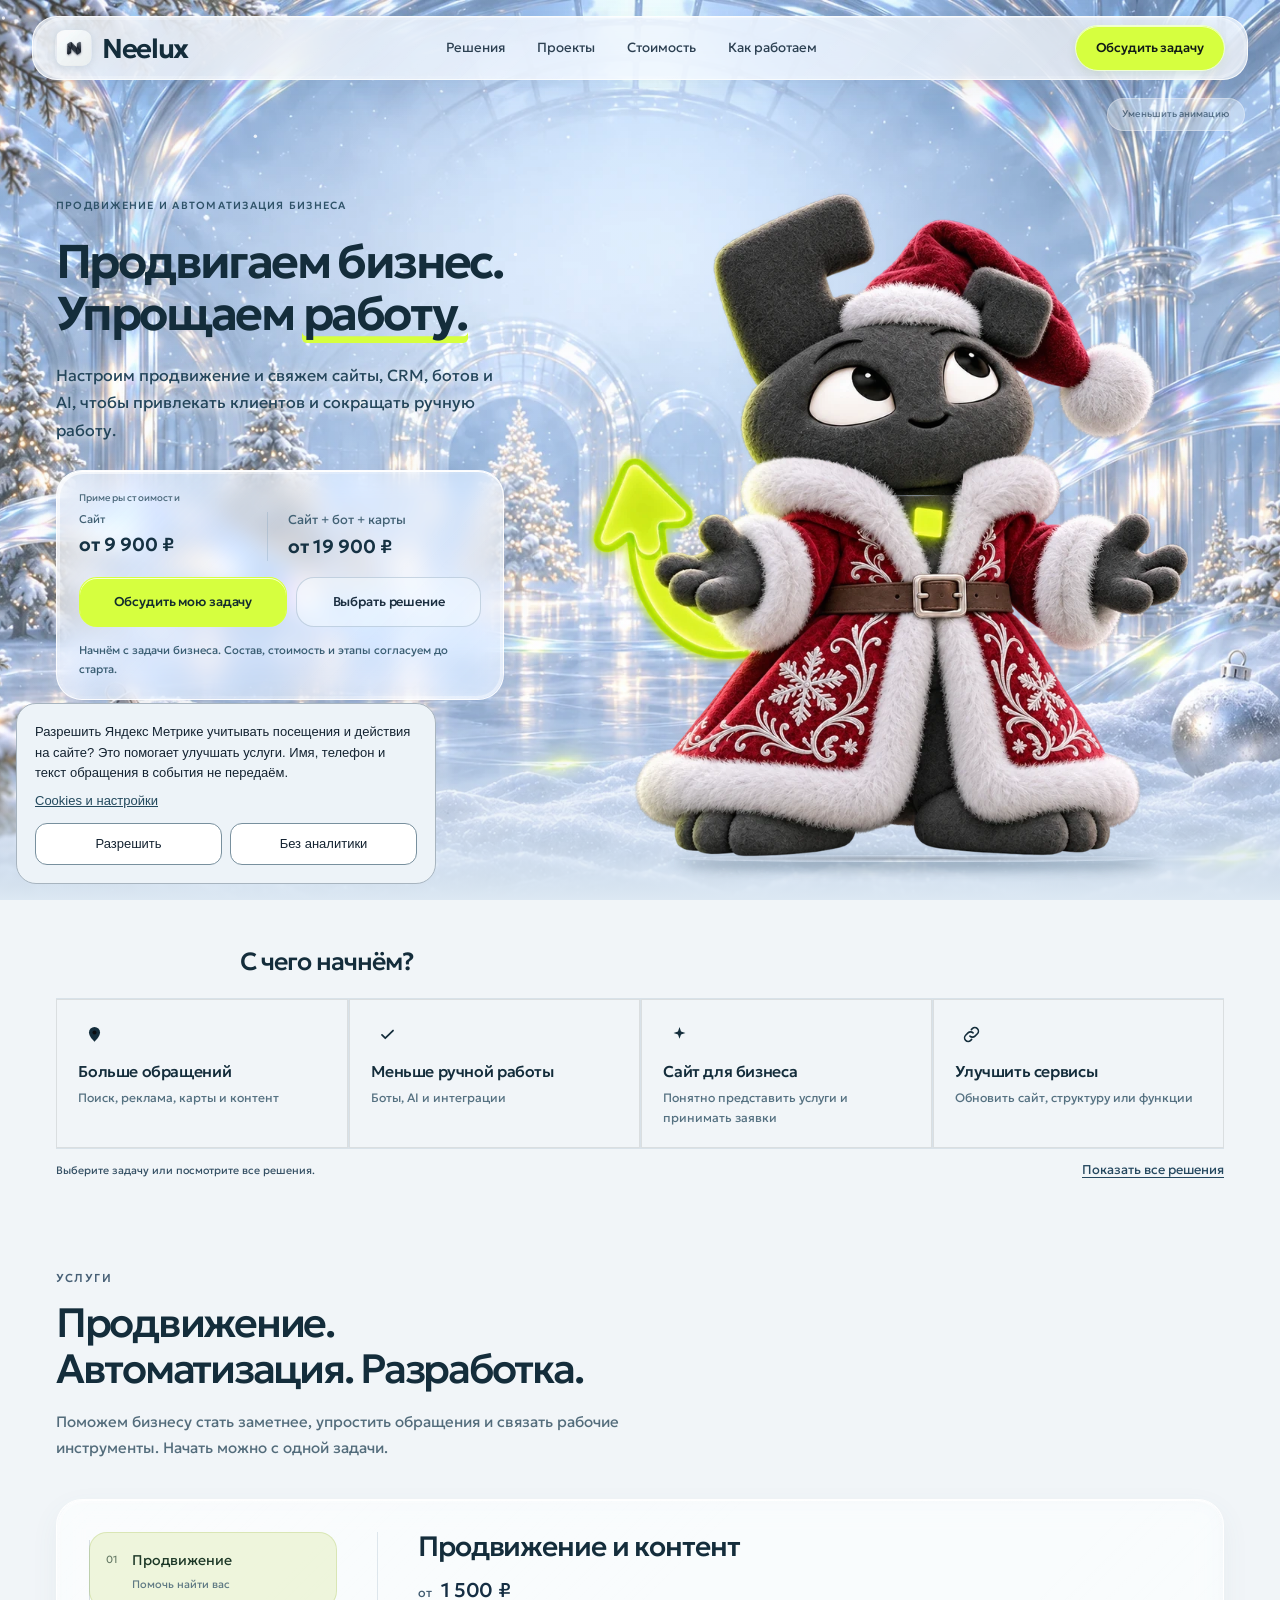
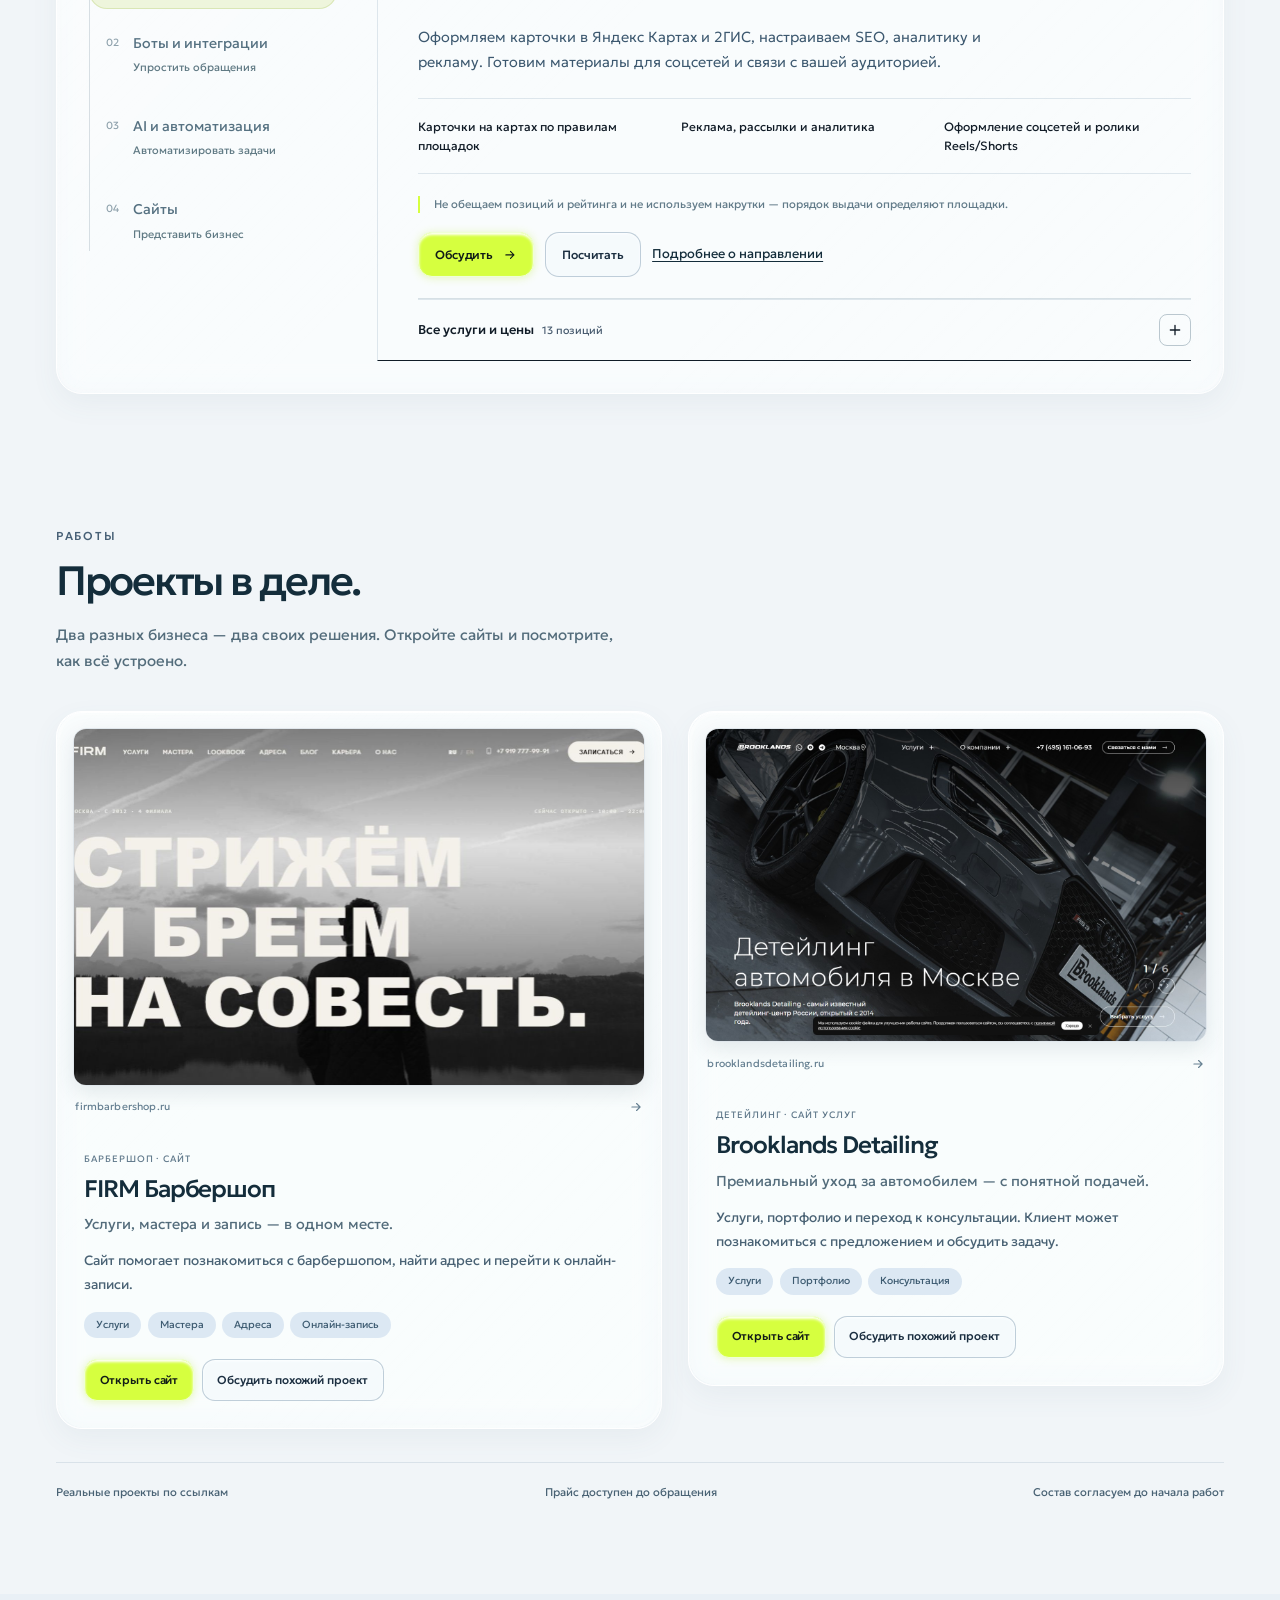
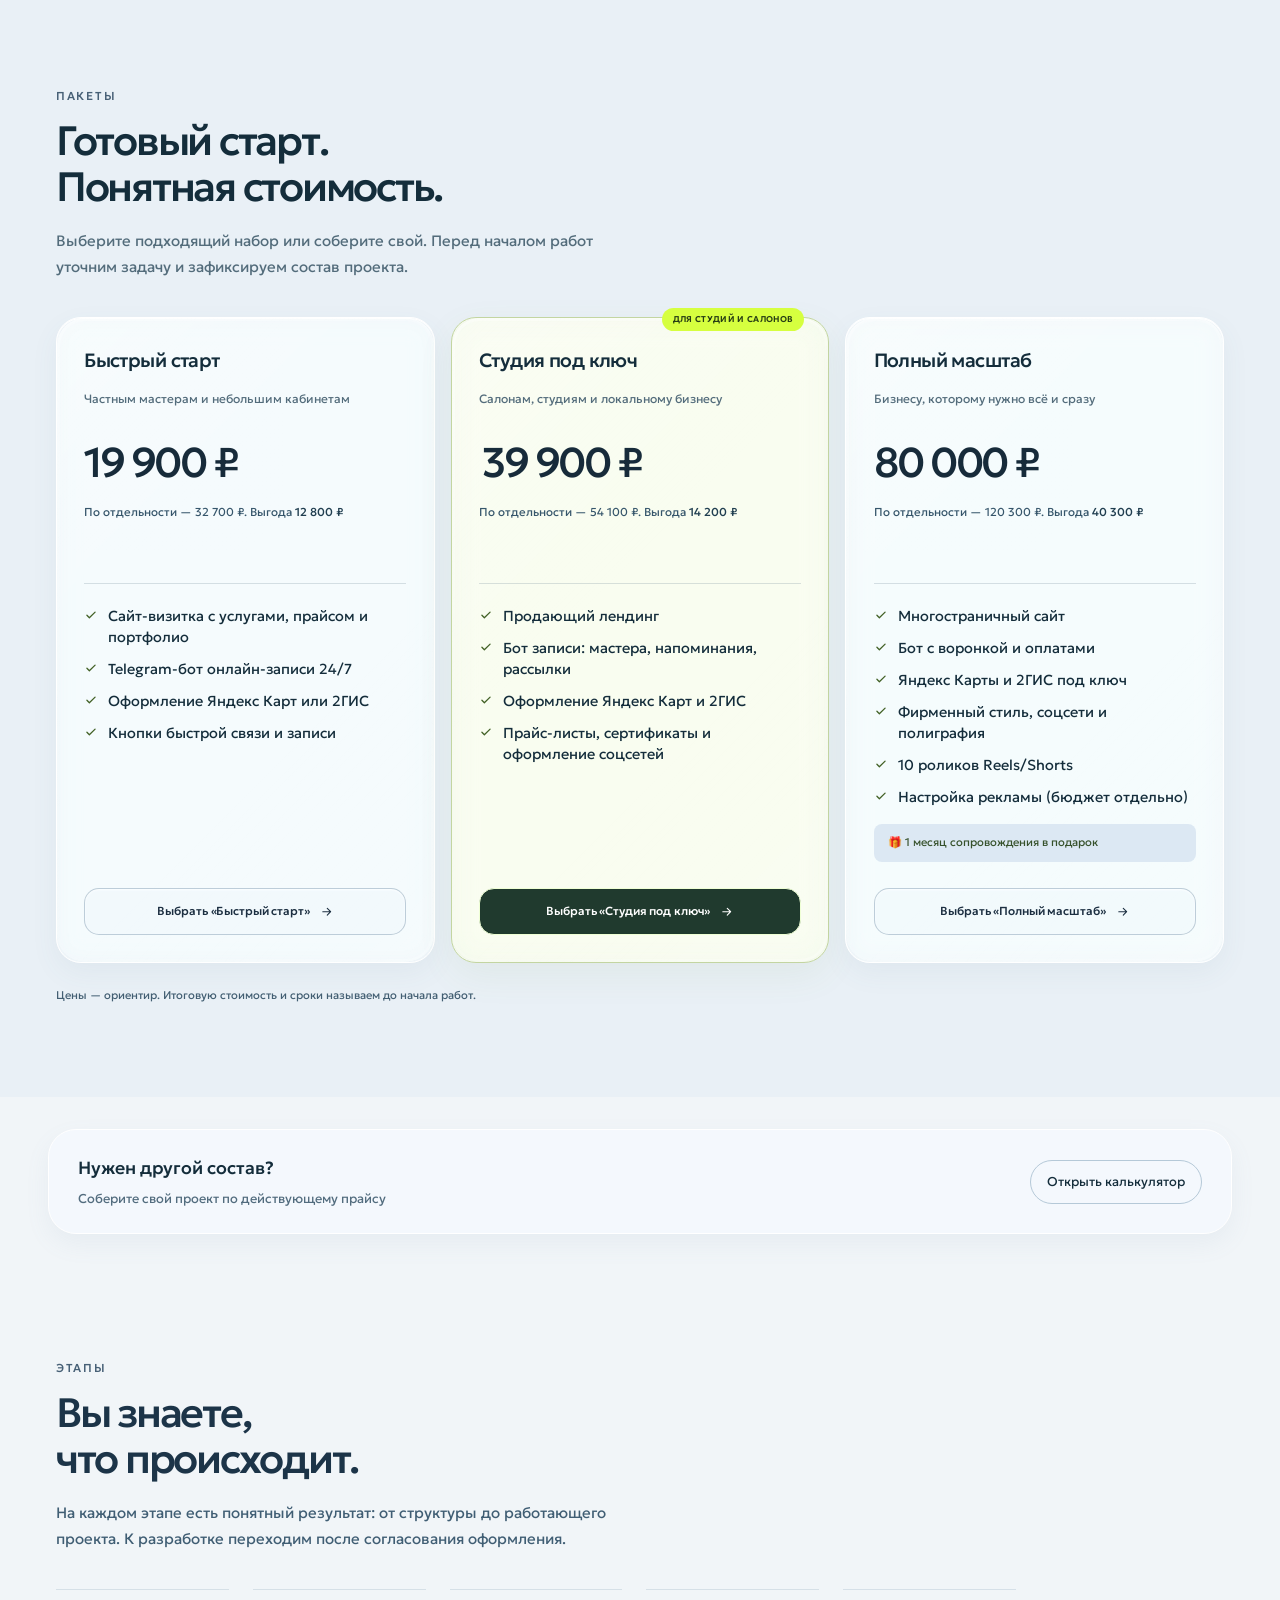
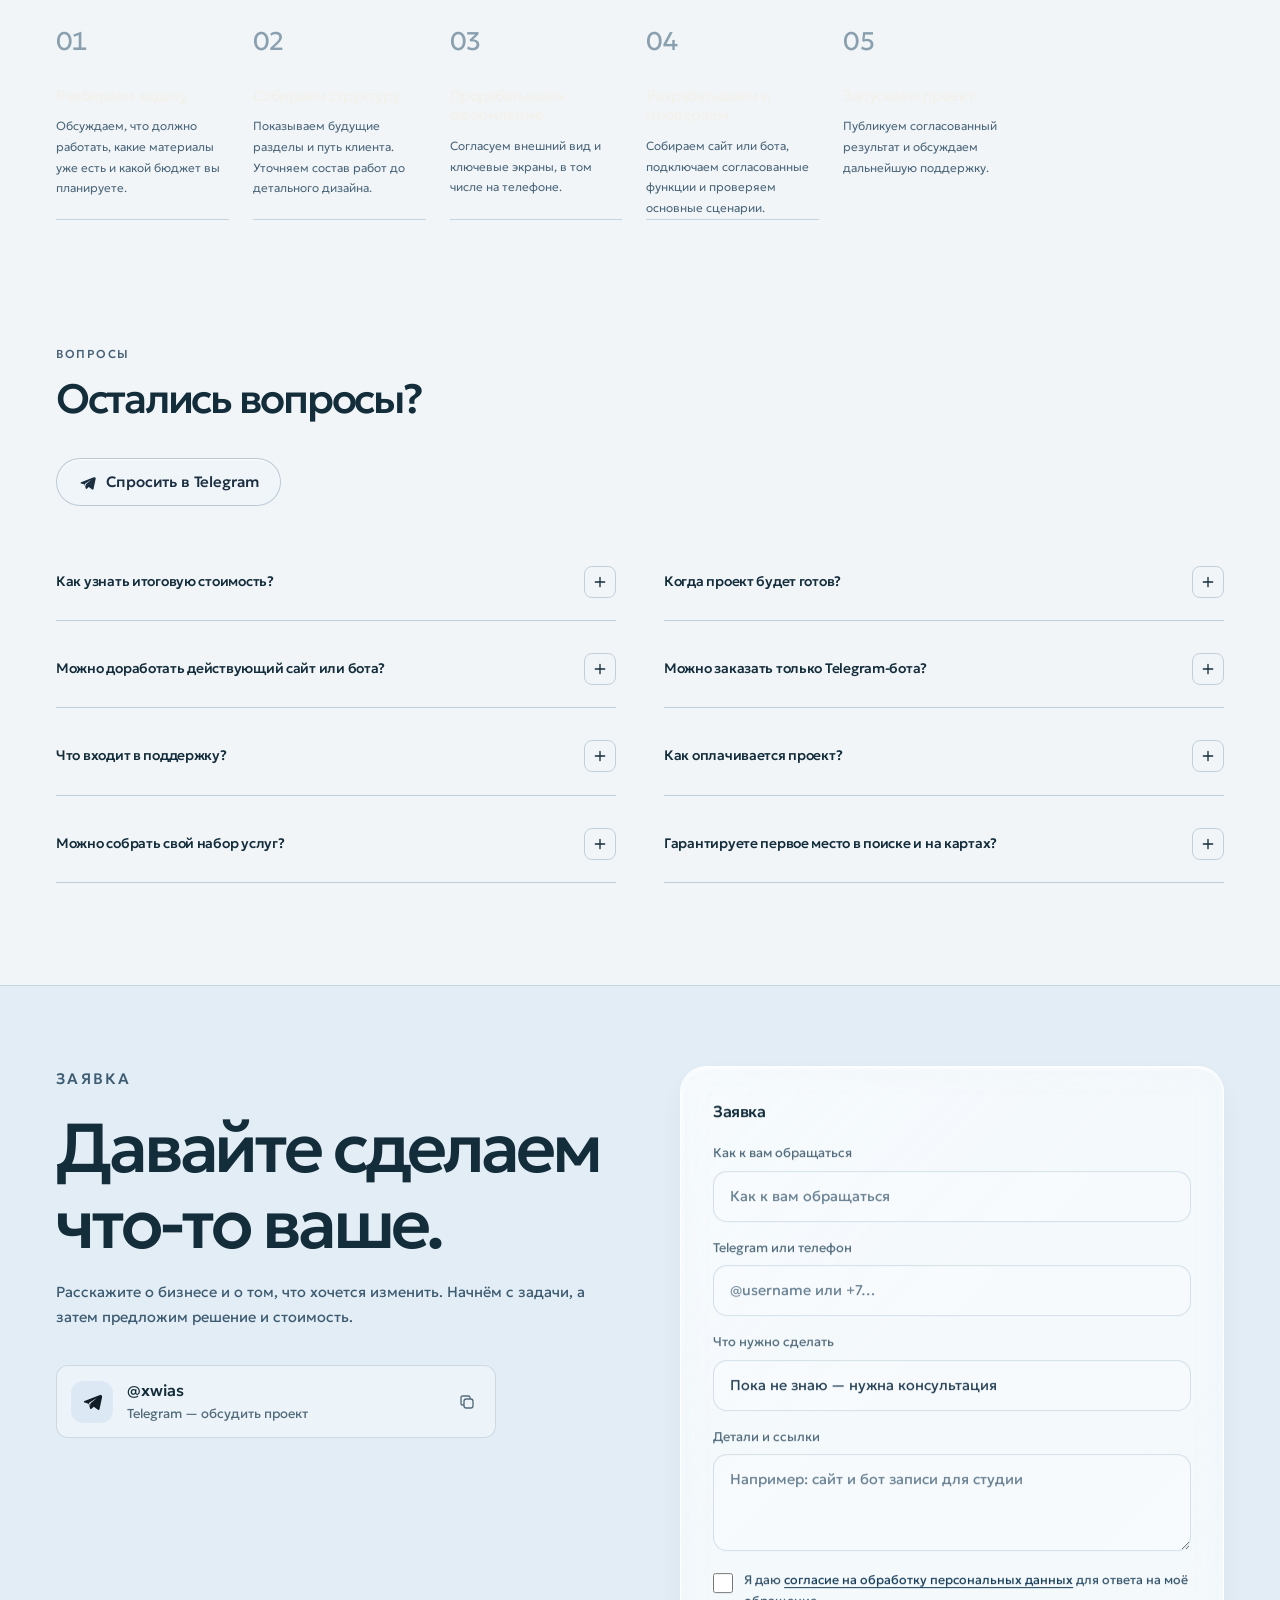
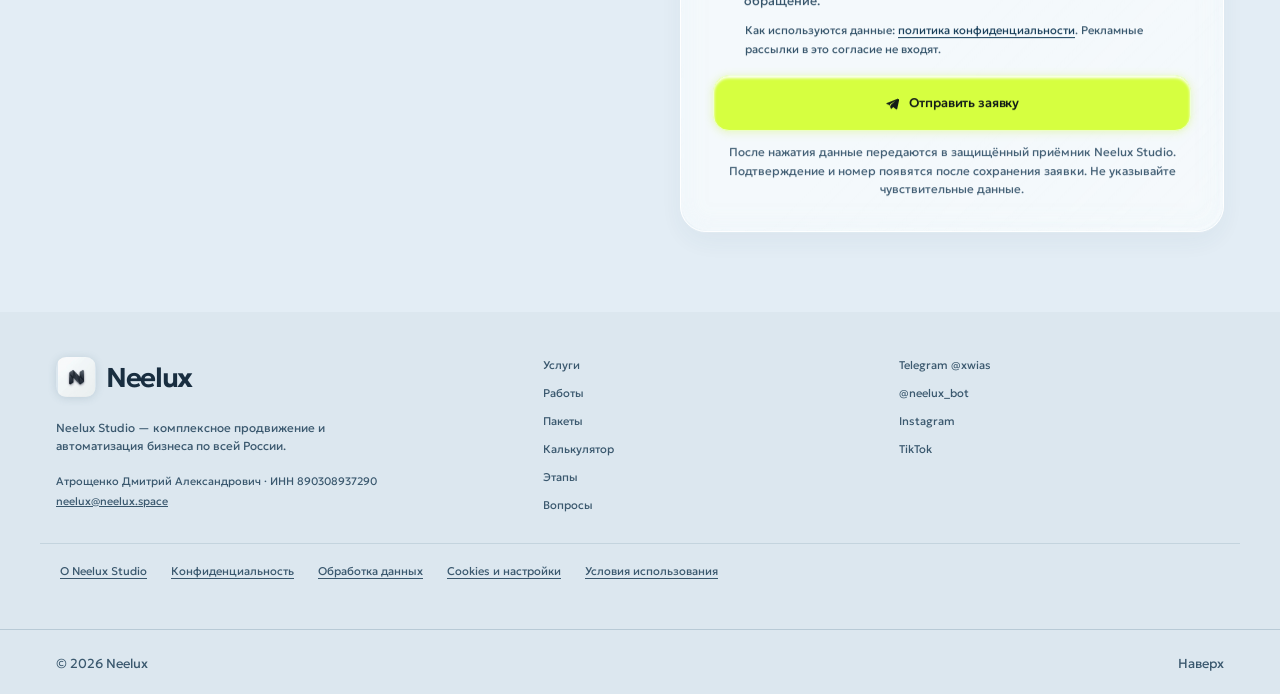
<file: index.html>
<!DOCTYPE html>
<html lang="ru">
<head><meta http-equiv="Content-Security-Policy" content="default-src 'self'; script-src 'self' https://mc.yandex.ru 'sha256-bYowenQqxZMYQ4zXlqSv2wx3evvxvMl7G9zVnFu91V8=' 'sha256-QIP3CLXAr0DqjEXTTZl0m2GQzRm03LV8+fyOHqiGd/M=' 'sha256-hbOHZ7/UOflvZkGOg4G/DJY96XEviTogLqPoNlvlD3o=' 'sha256-81wEFmZ3OXklo0gIBZ+ngFuS64eLbVeHTTYXQNSrXPs=' 'sha256-DZ0VdgSGHZvRTTo2pJKzizP0c1x2WAzoJHtly0HP9OA=' 'sha256-pRlvUw+kEEPcfzlp9B+5tc1V2S9vJfrkmJBjhxkoKPc=' 'sha256-ggRfzshLEFvVt+iGUOoVye08ETVJ+ofjrTDuwk9t5ig=' 'sha256-vEssql+gASzkqpo50mt+VDHF1AygFVRWe3IiSh5h7Uw='; script-src-attr 'none'; style-src 'self' 'unsafe-inline'; img-src 'self' data: blob: https://mc.yandex.ru https://mc.yandex.com; font-src 'self'; connect-src 'self' https://leads.neelux.space https://mc.yandex.ru https://mc.yandex.com; object-src 'none'; base-uri 'self'; form-action 'none'"><meta name="referrer" content="strict-origin-when-cross-origin">
<meta charset="utf-8"><link rel="preload" as="font" type="font/woff2" href="/fonts/33c7fa548616b5f106.woff2" crossorigin="anonymous"><link rel="preload" as="font" type="font/woff2" href="/fonts/25d318ff543c2107f4.woff2" crossorigin="anonymous">
<meta content="width=device-width, initial-scale=1, viewport-fit=cover" name="viewport">
<title>Neelux Studio — продвижение и автоматизация бизнеса по России</title>
<meta content="Продвижение и автоматизация бизнеса по всей России. Поиск, реклама, сайты, CRM, боты и AI — от отдельной задачи до комплексного решения." name="description">
<meta content="#dbe7f1" name="theme-color">
<meta content="light" name="color-scheme">
<link href="https://neelux.space/" rel="canonical">
<meta content="website" property="og:type">
<meta content="ru_RU" property="og:locale">
<meta content="Neelux Studio" property="og:site_name">
<meta content="https://neelux.space/" property="og:url">
<meta content="Продвижение и автоматизация бизнеса — Neelux Studio" property="og:title">
<meta content="Продвижение и автоматизация бизнеса по всей России. Поиск, реклама, сайты, CRM, боты и AI — от отдельной задачи до комплексного решения." property="og:description">
<meta content="https://neelux.space/og-cover.jpg" property="og:image">
<link href="favicon.ico" rel="icon" sizes="48x48">
<link href="logo-n.webp" rel="icon" type="image/webp">
<link href="apple-touch-icon.png" rel="apple-touch-icon">



<link as="image" href="newyear/rig/mascot-open.webp" rel="preload" imagesrcset="newyear/rig/mascot-open-640.webp 640w, newyear/rig/mascot-open-960.webp 960w, newyear/rig/mascot-open.webp 1254w" imagesizes="(max-width:760px) min(432px, calc(100vw - 32px)), 720px">
<link href="site.css?v=20261021d" rel="stylesheet">
<script type="application/ld+json">{"@context":"https://schema.org","@graph":[{"@type":"Organization","name":"Neelux Studio","url":"https://neelux.space/","description":"Комплексное продвижение и автоматизация бизнеса: поиск, реклама, сайты, CRM, боты и AI.","sameAs":["https://t.me/neelux_bot","https://instagram.com/neelux1","https://tiktok.com/@neelux0","https://yandex.ru/profile/156557378853"],"contactPoint":[{"@type":"ContactPoint","contactType":"sales","url":"https://t.me/xwias","availableLanguage":["ru"]},{"@type":"ContactPoint","contactType":"customer support","email":"neelux@neelux.space","availableLanguage":["ru"]}],"@id":"https://neelux.space/#organization","logo":"https://neelux.space/logo-n.webp","areaServed":{"@type":"Country","name":"Россия"},"alternateName":"Neelux","email":"neelux@neelux.space","taxID":"890308937290","mainEntityOfPage":{"@id":"https://neelux.space/about.html#webpage"}},{"@type":"WebSite","@id":"https://neelux.space/#website","url":"https://neelux.space/","name":"Neelux Studio","alternateName":"Neelux","inLanguage":"ru-RU","publisher":{"@id":"https://neelux.space/#organization"}},{"@type":"WebPage","@id":"https://neelux.space/#webpage","url":"https://neelux.space/","name":"Продвижение и автоматизация бизнеса — Neelux Studio","description":"Продвижение и автоматизация бизнеса по всей России. Поиск, реклама, сайты, CRM, боты и AI — от отдельной задачи до комплексного решения.","inLanguage":"ru-RU","isPartOf":{"@id":"https://neelux.space/#website"},"publisher":{"@id":"https://neelux.space/#organization"},"about":[{"@id":"https://neelux.space/#service-web"},{"@id":"https://neelux.space/#service-promo"},{"@id":"https://neelux.space/#service-ai"},{"@id":"https://neelux.space/#service-bots"}]},{"@type":"Service","@id":"https://neelux.space/#service-web","name":"Разработка сайтов для бизнеса","description":"Создаём сайт под вашу задачу: представить услуги, собрать обращения, показать товары или организовать работу онлайн.","url":"https://neelux.space/services/website-development.html","provider":{"@id":"https://neelux.space/#organization"},"areaServed":{"@type":"Country","name":"Россия"},"mainEntityOfPage":{"@id":"https://neelux.space/services/website-development.html#webpage"}},{"@type":"Service","@id":"https://neelux.space/#service-promo","name":"Продвижение бизнеса в интернете","description":"Помогаем компании стать заметнее в поиске, на картах и в рекламных каналах. Связываем продвижение с сайтом и обработкой обращений.","url":"https://neelux.space/services/business-promotion.html","provider":{"@id":"https://neelux.space/#organization"},"areaServed":{"@type":"Country","name":"Россия"},"mainEntityOfPage":{"@id":"https://neelux.space/services/business-promotion.html#webpage"}},{"@type":"Service","@id":"https://neelux.space/#service-ai","name":"Автоматизация бизнеса и AI","description":"Помогаем сократить повторяющиеся действия: разбирать обращения, искать информацию, готовить ответы и связывать сервисы.","url":"https://neelux.space/services/business-automation.html","provider":{"@id":"https://neelux.space/#organization"},"areaServed":{"@type":"Country","name":"Россия"},"mainEntityOfPage":{"@id":"https://neelux.space/services/business-automation.html#webpage"}},{"@type":"Service","@id":"https://neelux.space/#service-bots","name":"Telegram-боты для бизнеса","description":"Разрабатываем ботов для записи, обращений, каталога, оплаты и повседневных рабочих сценариев.","url":"https://neelux.space/services/telegram-bots.html","provider":{"@id":"https://neelux.space/#organization"},"areaServed":{"@type":"Country","name":"Россия"},"mainEntityOfPage":{"@id":"https://neelux.space/services/telegram-bots.html#webpage"}}]}</script>
<script>document.documentElement.classList.add('js');setTimeout(function(){if(!window.NEELUX_READY)document.documentElement.classList.remove('js');},3000);</script>
<meta content="g3vu9Vg8U1frJnB5vKNGFI-XGLZH6_zxIbXREn85_AY" name="google-site-verification"><link href="/fonts/site-fonts.css" rel="stylesheet"><link rel="stylesheet" href="/analytics.css"><script src="/lead-receipt.js" defer></script><script src="/analytics.js" defer></script>  <script type="module" crossorigin src="/assets/index-ChMF4pig.js"></script>
  <link rel="stylesheet" crossorigin href="/assets/index-BGNPzsAT.css">
</head>
<body>
<svg aria-hidden="true" height="0" style="position:absolute" width="0">
<symbol id="i-arr" viewbox="0 0 24 24"><path d="M5 12h14M13 6l6 6-6 6" fill="none" stroke="currentColor" stroke-linecap="round" stroke-linejoin="round" stroke-width="2" /></symbol>
<symbol id="i-check" viewbox="0 0 24 24"><path d="M5 12.5l4.2 4.2L19 7" fill="none" stroke="currentColor" stroke-linecap="round" stroke-linejoin="round" stroke-width="2.2" /></symbol>
<symbol id="i-plus" viewbox="0 0 24 24"><path d="M12 5v14M5 12h14" fill="none" stroke="currentColor" stroke-linecap="round" stroke-width="2" /></symbol>
<symbol id="i-pause" viewbox="0 0 24 24"><path d="M8 5v14M16 5v14" fill="none" stroke="currentColor" stroke-linecap="round" stroke-width="2.4" /></symbol>
<symbol id="i-play" viewbox="0 0 24 24"><path d="M8 5.5v13l11-6.5z" fill="currentColor" /></symbol>
<symbol id="i-tg" viewbox="0 0 24 24"><path d="M21.5 4.2 2.9 11.4c-1 .4-1 1.6.1 1.9l4.6 1.4 1.8 5.5c.2.7 1.1.9 1.6.4l2.6-2.4 4.8 3.5c.7.5 1.6.1 1.8-.7l3.1-14.6c.2-1-.7-1.8-1.7-1.5zM9.6 14.3l-.3 3.6-1.3-4.1 9.4-6.1-7.8 6.6z" fill="currentColor" /></symbol>
<symbol id="i-ig" viewbox="0 0 24 24"><rect fill="none" height="17" rx="5" stroke="currentColor" stroke-width="1.8" width="17" x="3.5" y="3.5" /><circle cx="12" cy="12" fill="none" r="4" stroke="currentColor" stroke-width="1.8" /><circle cx="17.2" cy="6.8" fill="currentColor" r="1.1" /></symbol>
<symbol id="i-tt" viewbox="0 0 24 24"><path d="M14.5 3c.3 2.4 1.8 4 4.5 4.2v3.1c-1.6.1-3-.4-4.4-1.3v6.1c0 3.6-2.7 5.9-5.8 5.9a5.6 5.6 0 0 1-5.7-5.6c0-3.5 3-6 6.5-5.4v3.2c-1.6-.4-3.2.6-3.2 2.2 0 1.4 1.1 2.4 2.5 2.4 1.5 0 2.6-1 2.6-2.9V3z" fill="currentColor" /></symbol>
<symbol id="i-calc" viewbox="0 0 24 24"><rect fill="none" height="18" rx="3" stroke="currentColor" stroke-width="1.8" width="14" x="5" y="3" /><path d="M8.5 7.5h7M8.5 12h.01M12 12h.01M15.5 12h.01M8.5 15.5h.01M12 15.5h.01M15.5 15.5h.01" stroke="currentColor" stroke-linecap="round" stroke-width="2.2" /></symbol>
<symbol id="i-pin" viewbox="0 0 24 24"><path d="M12 21s-7-6.2-7-11.5A7 7 0 0 1 19 9.5C19 14.8 12 21 12 21z" fill="currentColor" /><circle cx="12" cy="9.5" fill="#0b0c0f" r="2.6" /></symbol>
<symbol id="i-spark" viewbox="0 0 24 24"><path d="M12 2.5l1.9 5.6 5.6 1.9-5.6 1.9L12 17.5l-1.9-5.6L4.5 10l5.6-1.9z" fill="currentColor" /></symbol>
<symbol id="i-copy" viewbox="0 0 24 24"><rect fill="none" height="12" rx="3" stroke="currentColor" stroke-width="1.8" width="12" x="8" y="8" /><path d="M16 8V6a2 2 0 0 0-2-2H6a2 2 0 0 0-2 2v8a2 2 0 0 0 2 2h2" fill="none" stroke="currentColor" stroke-width="1.8" /></symbol>
<symbol id="i-link" viewbox="0 0 24 24"><path d="M10 14a4.5 4.5 0 0 0 6.4 0l3-3a4.5 4.5 0 0 0-6.4-6.4l-1.2 1.2M14 10a4.5 4.5 0 0 0-6.4 0l-3 3a4.5 4.5 0 0 0 6.4 6.4l1.2-1.2" fill="none" stroke="currentColor" stroke-linecap="round" stroke-width="2" /></symbol>
<symbol id="i-doc" viewbox="0 0 24 24"><path d="M7 3h7l5 5v13H7z M14 3v5h5 M10 13h6M10 17h6" fill="none" stroke="currentColor" stroke-linecap="round" stroke-linejoin="round" stroke-width="1.8" /></symbol>
<symbol id="i-x" viewbox="0 0 24 24"><path d="M6 6l12 12M18 6 6 18" fill="none" stroke="currentColor" stroke-linecap="round" stroke-width="2" /></symbol>
</svg>
<a class="skip" href="#main">Перейти к содержанию</a>
<div aria-hidden="true" class="progress" id="progress"></div>
<header class="hdr" id="hdr">
<div class="wrap hdr-in">
<a aria-label="Neelux — наверх" class="brand" href="#top"><span aria-hidden="true" class="lg"></span>Neelux</a>
<nav aria-label="Основное меню" class="nav"><a data-nav="services" href="#services">Решения</a><a data-nav="projects" href="#projects">Проекты</a><a data-nav="pricing" href="#pricing">Стоимость</a><a data-nav="process" href="#process">Как работаем</a></nav>
<a class="btn btn-accent btn-sm hdr-cta" href="#contact">Обсудить задачу</a>
<button aria-controls="mmenu" aria-expanded="false" aria-label="Открыть меню" class="burger" id="burger" type="button"><span></span><span></span></button>
</div>
</header>
<div aria-label="Меню" class="mmenu" id="mmenu">
<nav class="wrap"><a data-nav="services" href="#services">Решения</a><a data-nav="projects" href="#projects">Проекты</a><a data-nav="pricing" href="#pricing">Стоимость</a><a data-nav="process" href="#process">Как работаем</a><a href="#faq">Вопросы</a><a class="btn btn-accent" href="#contact">Обсудить задачу</a></nav>
</div>
<main id="main">
<!-- ============ ПЕРВЫЙ ЭКРАН ============ -->
<section aria-labelledby="heroTitle" class="hero" id="top"><div aria-hidden="true" class="winter-scene"><img alt="" fetchpriority="high" height="1024" src="newyear/rig/atrium-background.webp" srcset="newyear/rig/atrium-background-640.webp 640w, newyear/rig/atrium-background-960.webp 960w, newyear/rig/atrium-background.webp 1586w" sizes="100vw" width="1536"></div>
<div aria-hidden="true" id="winter-motion"></div><div id="motion-control"></div>
<div class="wrap panorama"><div class="panorama-title"><p class="kicker">Продвижение и автоматизация бизнеса</p>
<h1 id="heroTitle"><span class="hero-business-line">Продвигаем бизнес.</span><span class="hero-value-line">Упрощаем <mark>работу.</mark></span></h1><p class="hero-lead">Настроим продвижение и свяжем сайты, CRM, ботов и AI, чтобы привлекать клиентов и сокращать ручную работу.</p></div>
<div class="scene-floor"><div class="action-panel"><p aria-label="Примеры стоимости: сайт от 9900 рублей; сайт, бот и карты от19900 рублей" class="hero-price"><span class="price-entry">Сайт <b>от 9 900 ₽</b></span><span class="bundle-hint">Сайт + бот + карты <b>от 19 900 ₽</b></span></p>
<div class="hero-cta"><a class="btn btn-accent btn-lg" href="#contact">Обсудить мою задачу</a><a class="btn btn-ghost btn-lg" href="#services">Выбрать решение</a></div>
<div class="hero-bottom">Начнём с задачи бизнеса. Состав, стоимость и этапы согласуем до старта.</div></div>
<figure aria-hidden="true" class="hero-mascot"><div class="mascot-poster"><img alt="" fetchpriority="high" height="1280" src="newyear/rig/mascot-open.webp" srcset="newyear/rig/mascot-open-640.webp 640w, newyear/rig/mascot-open-960.webp 960w, newyear/rig/mascot-open.webp 1254w" sizes="(max-width:760px) min(432px, calc(100vw - 32px)), 720px" width="1280"></div><div id="mascot-rig-slot"></div></figure></div>
<p class="scene-caption"><span>Работаем по всей России</span><span>Стоимость согласуем до старта</span><a href="#pricing">Посмотреть весь прайс <svg class="i" aria-hidden="true"><use href="#i-arr" /></svg></a></p></div></section>
<!-- ============ НАПРАВЛЕНИЯ ============ -->

<!-- ============ РАБОТЫ ============ -->
<!-- ============ КОНЦЕПТЫ ============ -->
<!-- ============ ПАКЕТЫ ============ -->

<!-- ============ КАЛЬКУЛЯТОР ============ -->

<!-- ============ ЭТАПЫ ============ -->

<!-- ============ FAQ ============ -->

<!-- ============ ЗАЯВКА ============ -->

<section aria-labelledby="taskHeading" class="sec task-picker" id="start"><div class="wrap"><div class="section-intro"><p class="kicker">Ваша задача</p><h2 id="taskHeading">С чего начнём?</h2><p class="sec-lead">Выберите ближайшую задачу — покажем, какие решения можно собрать. Или сразу расскажите о проекте.</p></div><div aria-label="Выбор задачи" class="task-grid" role="group"><button aria-pressed="false" class="task-option" data-task="promote" type="button"><span aria-hidden="true" class="task-symbol"><svg class="i"><use href="#i-pin" /></svg></span><strong>Больше обращений</strong><span>Поиск, реклама, карты и контент</span></button><button aria-pressed="false" class="task-option" data-task="automate" type="button"><span aria-hidden="true" class="task-symbol"><svg class="i"><use href="#i-check" /></svg></span><strong>Меньше ручной работы</strong><span>Боты, AI и интеграции</span></button><button aria-pressed="false" class="task-option" data-task="launch" type="button"><span aria-hidden="true" class="task-symbol"><svg class="i"><use href="#i-spark" /></svg></span><strong>Сайт для бизнеса</strong><span>Понятно представить услуги и принимать заявки</span></button><button aria-pressed="false" class="task-option" data-task="refresh" type="button"><span aria-hidden="true" class="task-symbol"><svg class="i"><use href="#i-link" /></svg></span><strong>Улучшить сервисы</strong><span>Обновить сайт, структуру или функции</span></button></div><div class="task-result"><p aria-live="polite" id="taskResult" role="status">Выберите задачу или посмотрите все решения.</p><a class="text-link" href="#services" id="taskSkip">Показать все решения</a></div></div></section><section aria-labelledby="svcH" class="sec" id="services">
<div class="wrap">
<header class="sec-head rv">
<p class="kicker">Услуги</p>
<h2 class="h2" id="svcH">Продвижение.
Автоматизация. Разработка.</h2>
<p class="sec-lead">Поможем бизнесу стать заметнее, упростить обращения и связать рабочие инструменты. Начать можно с одной задачи.</p>
</header>
<div class="dirs solutions-shell">
<nav aria-label="Направления" class="dir-nav">
<ol id="dirNav"><li><a aria-current="true" class="is-on" href="#dir-web" data-i="0"><span>01</span>Сайты и веб-⁠приложения</a></li><li><a href="#dir-bots" data-i="1"><span>02</span>Telegram-⁠боты и автоматизация</a></li><li><a href="#dir-ai" data-i="2"><span>03</span>AI для работы с информацией</a></li><li><a href="#dir-promo" data-i="3"><span>04</span>Продвижение и контент</a></li></ol>
</nav>
<div class="dir-list" id="dirList"><article class="dir rv is-on" id="dir-web" aria-labelledby="dirh-web"><div class="dir-head"><span class="dir-num">01</span><h3 id="dirh-web">Сайты и веб-⁠приложения</h3><p class="dir-price">от <b>9&#160;900&#160;₽</b></p></div><div class="dir-body"><p class="dir-desc">Помогаем понятно представить услуги, показать товары или организовать работу онлайн: от сайта-визитки до записи, CRM и личного кабинета.</p><ul class="dir-pts"><li>Структура и тексты, которые ведут к заявке</li><li>Дизайн сначала для телефона</li><li>Домен, аналитика и связка с ботом</li></ul><div class="dir-foot"><a class="btn btn-accent btn-sm" href="#contact" data-pick="dir:web">Обсудить<svg class="i"><use href="#i-arr" /></svg></a><a class="btn btn-ghost btn-sm" href="#calc" data-dircalc="web">Посчитать</a><a class="text-link service-read-more" href="/services/website-development.html">Подробнее о направлении</a></div><details class="dir-more"><summary><span>Все услуги и цены<small>19 позиций</small></span><span class="pm"><svg class="i"><use href="#i-plus" /></svg></span></summary><div class="svc-groups"><div class="svc-group"><h4>Сайты</h4><div class="svc"><b>Сайт-визитка</b><span class="pr">от&#160;9&#160;900&#160;₽</span><p>Услуги, портфолио и способы связи на одном небольшом сайте</p><ul><li>Услуги, прайс, портфолио и контакты</li><li>Кнопки записи в Telegram и звонка</li><li>Адаптив под телефоны</li></ul><div class="acts"><a class="btn btn-ghost btn-sm" href="#contact" data-pick="card">Обсудить</a><a class="btn btn-ghost btn-sm" href="#calc" data-calc="card">Посчитать</a></div></div><div class="svc"><b>Лендинг</b><span class="pr">от&#160;16&#160;900&#160;₽</span><p>Одна страница, которая объясняет предложение и помогает оставить заявку</p><ul><li>Структура под заявки</li><li>Форма и кнопки связи</li><li>Адаптив и базовая SEO-разметка</li></ul><div class="acts"><a class="btn btn-ghost btn-sm" href="#contact" data-pick="landing">Обсудить</a><a class="btn btn-ghost btn-sm" href="#calc" data-calc="landing">Посчитать</a></div></div><div class="svc"><b>Многостраничный сайт</b><span class="pr">от&#160;29&#160;900&#160;₽</span><p>Отдельные страницы для услуг, новостей и информации о компании</p><ul><li>Индивидуальная структура</li><li>Страницы услуг и новостей</li><li>Базовая SEO-разметка</li></ul><div class="acts"><a class="btn btn-ghost btn-sm" href="#contact" data-pick="multi">Обсудить</a><a class="btn btn-ghost btn-sm" href="#calc" data-calc="multi">Посчитать</a></div></div><div class="svc"><b>Корпоративный сайт</b><span class="pr">от&#160;29&#160;900&#160;₽</span><p>Сайт компании с услугами, проектами и формами связи</p><ul><li>Дизайн под фирменный стиль</li><li>Разделы компании, услуг и кейсов</li><li>Формы и связка с мессенджерами</li></ul><div class="acts"><a class="btn btn-ghost btn-sm" href="#contact" data-pick="corp">Обсудить</a><a class="btn btn-ghost btn-sm" href="#calc" data-calc="corp">Посчитать</a></div></div><div class="svc"><b>Интернет-магазин</b><span class="pr">от&#160;39&#160;900&#160;₽</span><p>Каталог товаров с корзиной, оформлением заказа и онлайн-оплатой</p><ul><li>Каталог с фильтрами и карточками</li><li>Корзина, оформление и оплата</li><li>Управление товарами</li></ul><p class="cx">Объём таких проектов сильно различается — итог назовём после короткого обсуждения.</p><div class="acts"><a class="btn btn-ghost btn-sm" href="#contact" data-pick="shop">Обсудить</a><a class="btn btn-ghost btn-sm" href="#calc" data-calc="shop">Посчитать</a></div></div><div class="svc"><b>Редизайн сайта</b><span class="pr">от&#160;9&#160;900&#160;₽</span><p>Новая подача действующего сайта с переносом его контента</p><ul><li>Аудит текущего сайта</li><li>Новый дизайн ключевых страниц</li><li>Перенос контента</li></ul><div class="acts"><a class="btn btn-ghost btn-sm" href="#contact" data-pick="redesign">Обсудить</a><a class="btn btn-ghost btn-sm" href="#calc" data-calc="redesign">Посчитать</a></div></div></div><div class="svc-group"><h4>Веб-приложения</h4><div class="svc"><b>Веб-приложение</b><span class="pr">от&#160;34&#160;900&#160;₽</span><p>Веб-сервис с интерфейсом, серверной частью и администрированием</p><ul><li>Прототип и проектирование</li><li>Интерфейс и серверная часть</li><li>Админ-панель</li></ul><p class="cx">Объём таких проектов сильно различается — итог назовём после короткого обсуждения.</p><div class="acts"><a class="btn btn-ghost btn-sm" href="#contact" data-pick="webapp">Обсудить</a><a class="btn btn-ghost btn-sm" href="#calc" data-calc="webapp">Посчитать</a></div></div><div class="svc"><b>CRM-система</b><span class="pr">от&#160;34&#160;900&#160;₽</span><p>Клиенты, сделки, роли команды и отчёты в общей системе</p><ul><li>Карточки клиентов и воронка</li><li>Роли и права сотрудников</li><li>Отчёты и уведомления</li></ul><p class="cx">Объём таких проектов сильно различается — итог назовём после короткого обсуждения.</p><div class="acts"><a class="btn btn-ghost btn-sm" href="#contact" data-pick="crm">Обсудить</a><a class="btn btn-ghost btn-sm" href="#calc" data-calc="crm">Посчитать</a></div></div><div class="svc"><b>Онлайн-запись и бронирование</b><span class="pr">от&#160;19&#160;900&#160;₽</span><p>Выбор услуги, специалиста и времени без ручного согласования</p><ul><li>Выбор услуги, специалиста и времени</li><li>Подтверждения и напоминания</li><li>Кабинет администратора</li></ul><div class="acts"><a class="btn btn-ghost btn-sm" href="#contact" data-pick="booking">Обсудить</a><a class="btn btn-ghost btn-sm" href="#calc" data-calc="booking">Посчитать</a></div></div><div class="svc"><b>Личный кабинет</b><span class="pr">от&#160;14&#160;900&#160;₽</span><p>Личное пространство клиента с профилем и историей обращений</p><ul><li>Регистрация и вход</li><li>История заказов и записей</li><li>Профиль и уведомления</li></ul><div class="acts"><a class="btn btn-ghost btn-sm" href="#contact" data-pick="cabinet">Обсудить</a><a class="btn btn-ghost btn-sm" href="#calc" data-calc="cabinet">Посчитать</a></div></div></div><div class="svc-group"><h4>Дизайн интерфейсов и бренд</h4><div class="svc"><b>UI/UX-дизайн</b><span class="pr">от&#160;7&#160;900&#160;₽</span><p>Прототип и макеты интерфейса сайта, бота или приложения</p><ul><li>Прототипы</li><li>Макеты ключевых экранов</li><li>UI-кит</li></ul><div class="acts"><a class="btn btn-ghost btn-sm" href="#contact" data-pick="uiux">Обсудить</a><a class="btn btn-ghost btn-sm" href="#calc" data-calc="uiux">Посчитать</a></div></div><div class="svc"><b>Дизайн лендинга</b><span class="pr">от&#160;6&#160;900&#160;₽</span><p>Дизайн страницы для компьютера и телефона без разработки</p><ul><li>Структура страницы</li><li>Дизайн для компьютера и телефона</li><li>Исходники в Figma</li></ul><div class="acts"><a class="btn btn-ghost btn-sm" href="#contact" data-pick="land_dsgn">Обсудить</a><a class="btn btn-ghost btn-sm" href="#calc" data-calc="land_dsgn">Посчитать</a></div></div><div class="svc"><b>Логотип</b><span class="pr">от&#160;3&#160;900&#160;₽</span><p>Концепции знака и подготовка выбранного решения к использованию</p><ul><li>Несколько концепций</li><li>Правки выбранного варианта</li><li>Файлы для веба и печати</li></ul><div class="acts"><a class="btn btn-ghost btn-sm" href="#contact" data-pick="logo">Обсудить</a><a class="btn btn-ghost btn-sm" href="#calc" data-calc="logo">Посчитать</a></div></div><div class="svc"><b>Фирменный стиль</b><span class="pr">от&#160;12&#160;900&#160;₽</span><p>Логотип, палитра, шрифты и материалы в едином стиле</p><ul><li>Логотип</li><li>Палитра и типографика</li><li>Носители и шаблоны</li></ul><div class="acts"><a class="btn btn-ghost btn-sm" href="#contact" data-pick="brand">Обсудить</a><a class="btn btn-ghost btn-sm" href="#calc" data-calc="brand">Посчитать</a></div></div><div class="svc"><b>Брендбук</b><span class="pr">от&#160;14&#160;900&#160;₽</span><p>Правила использования визуального языка компании</p><ul><li>Правила использования логотипа</li><li>Цвета, шрифты, графика</li><li>Примеры применения</li></ul><div class="acts"><a class="btn btn-ghost btn-sm" href="#contact" data-pick="brandbook">Обсудить</a><a class="btn btn-ghost btn-sm" href="#calc" data-calc="brandbook">Посчитать</a></div></div></div><div class="svc-group"><h4>Поддержка</h4><div class="svc svc-sup"><b>Доработка сайта или бота</b><span class="pr">от&#160;1&#160;900&#160;₽</span><p>Отдельная правка, новый блок или согласованная функция</p><ul><li>Оценка задачи до начала</li><li>Внесение изменений</li><li>Проверка на устройствах</li></ul><div class="acts"><a class="btn btn-ghost btn-sm" href="#contact" data-pick="fix">Обсудить</a><a class="btn btn-ghost btn-sm" href="#calc" data-calc="fix">Посчитать</a></div></div><div class="svc svc-sup"><b>Сопровождение</b><span class="pr">5&#160;000&#160;₽/мес</span><p>Мелкие правки контента, мониторинг и ежемесячная рассылка</p><ul><li>Мелкие правки контента</li><li>Мониторинг работы сайта и бота</li><li>Ежемесячная рассылка</li></ul><div class="acts"><a class="btn btn-ghost btn-sm" href="#contact" data-pick="support">Обсудить</a></div></div><div class="svc svc-sup"><b>Оптимизация скорости</b><span class="pr">от&#160;3&#160;900&#160;₽</span><p>Проверка загрузки и оптимизация изображений и ресурсов</p><ul><li>Сжатие изображений</li><li>Оптимизация загрузки</li><li>Проверка до и после</li></ul><div class="acts"><a class="btn btn-ghost btn-sm" href="#contact" data-pick="speed">Обсудить</a><a class="btn btn-ghost btn-sm" href="#calc" data-calc="speed">Посчитать</a></div></div><div class="svc svc-sup"><b>Хостинг и домен</b><span class="pr">от&#160;1&#160;900&#160;₽</span><p>Подбор домена, подключение хостинга и SSL-сертификата</p><ul><li>Подбор и подключение домена</li><li>Настройка хостинга</li><li>SSL-сертификат</li></ul><div class="acts"><a class="btn btn-ghost btn-sm" href="#contact" data-pick="hosting">Обсудить</a><a class="btn btn-ghost btn-sm" href="#calc" data-calc="hosting">Посчитать</a></div></div></div><p class="dir-warn">Что влияет на цену: количество страниц и уникальных блоков, тексты и фото, интеграции, роли пользователей, сжатые сроки.</p></div></details></div></article><article class="dir rv" id="dir-bots" aria-labelledby="dirh-bots"><div class="dir-head"><span class="dir-num">02</span><h3 id="dirh-bots">Telegram-⁠боты и автоматизация</h3><p class="dir-price">от <b>6&#160;900&#160;₽</b></p></div><div class="dir-body"><p class="dir-desc">Собираем сценарии записи, заявок, каталога и оплаты в Telegram. Подключаем нужные сервисы, чтобы данные не приходилось переносить вручную.</p><ul class="dir-pts"><li>Запись 24/7 и напоминания клиентам</li><li>Приём оплат, воронки и рассылки</li><li>Связка с CRM, таблицами и сервисами</li></ul><div class="dir-foot"><a class="btn btn-accent btn-sm" href="#contact" data-pick="dir:bots">Обсудить<svg class="i"><use href="#i-arr" /></svg></a><a class="btn btn-ghost btn-sm" href="#calc" data-dircalc="bots">Посчитать</a><a class="text-link service-read-more" href="/services/telegram-bots.html">Подробнее о направлении</a></div><details class="dir-more"><summary><span>Все услуги и цены<small>8 позиций</small></span><span class="pm"><svg class="i"><use href="#i-plus" /></svg></span></summary><div class="svc-groups"><div class="svc-group"><h4>Боты</h4><div class="svc"><b>Бот-визитка</b><span class="pr">от&#160;8&#160;900&#160;₽</span><p>Услуги, цены, портфолио и ответы на вопросы внутри Telegram</p><ul><li>Меню услуг и цен</li><li>Портфолио и FAQ</li><li>Перевод на администратора</li></ul><div class="acts"><a class="btn btn-ghost btn-sm" href="#contact" data-pick="bot_card">Обсудить</a><a class="btn btn-ghost btn-sm" href="#calc" data-calc="bot_card">Посчитать</a></div></div><div class="svc"><b>Бот онлайн-записи и заявок</b><span class="pr">от&#160;14&#160;900&#160;₽</span><p>Сценарий записи с напоминаниями и базой клиентов</p><ul><li>Выбор услуги, мастера и времени</li><li>Напоминания клиентам</li><li>База клиентов и рассылки</li></ul><div class="acts"><a class="btn btn-ghost btn-sm" href="#contact" data-pick="bot_lead">Обсудить</a><a class="btn btn-ghost btn-sm" href="#calc" data-calc="bot_lead">Посчитать</a></div></div><div class="svc"><b>Бот с оплатой и интеграциями</b><span class="pr">от&#160;24&#160;900&#160;₽</span><p>Продажи, приём оплат и связь с CRM или таблицами в боте</p><ul><li>Приём оплат</li><li>Воронка и прогрев</li><li>Связка с CRM и таблицами</li></ul><p class="cx">Объём таких проектов сильно различается — итог назовём после короткого обсуждения.</p><div class="acts"><a class="btn btn-ghost btn-sm" href="#contact" data-pick="bot_pay">Обсудить</a><a class="btn btn-ghost btn-sm" href="#calc" data-calc="bot_pay">Посчитать</a></div></div><div class="svc"><b>Telegram Mini App</b><span class="pr">от&#160;19&#160;900&#160;₽</span><p>Каталог, запись или кабинет в интерфейсе внутри Telegram</p><ul><li>Интерфейс как у мобильного приложения</li><li>Вход через Telegram</li><li>Каталог, запись или личный кабинет</li></ul><p class="cx">Объём таких проектов сильно различается — итог назовём после короткого обсуждения.</p><div class="acts"><a class="btn btn-ghost btn-sm" href="#contact" data-pick="miniapp">Обсудить</a><a class="btn btn-ghost btn-sm" href="#calc" data-calc="miniapp">Посчитать</a></div></div></div><div class="svc-group"><h4>Автоматизация и интеграции</h4><div class="svc"><b>Автоматизация в Telegram</b><span class="pr">от&#160;7&#160;900&#160;₽</span><p>Уведомления, автоответы и передача данных между сервисами</p><ul><li>Уведомления о заявках и заказах</li><li>Автоответы и сценарии</li><li>Связка с таблицами и сервисами</li></ul><div class="acts"><a class="btn btn-ghost btn-sm" href="#contact" data-pick="tg_auto">Обсудить</a><a class="btn btn-ghost btn-sm" href="#calc" data-calc="tg_auto">Посчитать</a></div></div><div class="svc"><b>API и интеграции</b><span class="pr">от&#160;6&#160;900&#160;₽</span><p>Интеграции сайта, бота, CRM, таблиц и платёжных систем</p><ul><li>Платёжные системы</li><li>CRM и таблицы</li><li>Сторонние API</li></ul><div class="acts"><a class="btn btn-ghost btn-sm" href="#contact" data-pick="api">Обсудить</a><a class="btn btn-ghost btn-sm" href="#calc" data-calc="api">Посчитать</a></div></div></div><div class="svc-group"><h4>Поддержка</h4><div class="svc svc-sup"><b>Доработка сайта или бота</b><span class="pr">от&#160;1&#160;900&#160;₽</span><p>Отдельная правка, новый блок или согласованная функция</p><ul><li>Оценка задачи до начала</li><li>Внесение изменений</li><li>Проверка на устройствах</li></ul><div class="acts"><a class="btn btn-ghost btn-sm" href="#contact" data-pick="fix">Обсудить</a><a class="btn btn-ghost btn-sm" href="#calc" data-calc="fix">Посчитать</a></div></div><div class="svc svc-sup"><b>Сопровождение</b><span class="pr">5&#160;000&#160;₽/мес</span><p>Мелкие правки контента, мониторинг и ежемесячная рассылка</p><ul><li>Мелкие правки контента</li><li>Мониторинг работы сайта и бота</li><li>Ежемесячная рассылка</li></ul><div class="acts"><a class="btn btn-ghost btn-sm" href="#contact" data-pick="support">Обсудить</a></div></div></div><p class="dir-warn">Что влияет на цену: число сценариев, приём оплат, интеграции с CRM и таблицами, админ-панель.</p></div></details></div></article><article class="dir rv" id="dir-ai" aria-labelledby="dirh-ai"><div class="dir-head"><span class="dir-num">03</span><h3 id="dirh-ai">AI для работы с информацией</h3><p class="dir-price">от <b>9&#160;900&#160;₽</b></p></div><div class="dir-body"><p class="dir-desc">Подключаем нейросети к материалам и процессам компании: ответы на вопросы, разбор обращений, подготовка текстов и отчётов. Продумываем ограничения и передачу задачи человеку.</p><ul class="dir-pts"><li>Ответы клиентам 24/7 по вашим материалам</li><li>Передача диалога человеку</li><li>Ограничения и контроль качества ответов</li></ul><div class="dir-foot"><a class="btn btn-accent btn-sm" href="#contact" data-pick="dir:ai">Обсудить<svg class="i"><use href="#i-arr" /></svg></a><a class="btn btn-ghost btn-sm" href="#calc" data-dircalc="ai">Посчитать</a><a class="text-link service-read-more" href="/services/business-automation.html">Подробнее о направлении</a></div><details class="dir-more"><summary><span>Все услуги и цены<small>6 позиций</small></span><span class="pm"><svg class="i"><use href="#i-plus" /></svg></span></summary><div class="svc-groups"><div class="svc-group"><h4>AI</h4><div class="svc"><b>AI-чат-бот</b><span class="pr">от&#160;9&#160;900&#160;₽</span><p>Ответы на основе ваших материалов с передачей диалога человеку</p><ul><li>Обучение на ваших материалах</li><li>Передача диалога человеку</li><li>Telegram или сайт</li></ul><div class="acts"><a class="btn btn-ghost btn-sm" href="#contact" data-pick="ai_bot">Обсудить</a><a class="btn btn-ghost btn-sm" href="#calc" data-calc="ai_bot">Посчитать</a></div></div><div class="svc"><b>AI-консультант для сайта</b><span class="pr">от&#160;9&#160;900&#160;₽</span><p>Виджет, который отвечает об услугах и помогает оставить контакт</p><ul><li>Виджет на сайте</li><li>Ответы по услугам и ценам</li><li>Сбор контактов</li></ul><div class="acts"><a class="btn btn-ghost btn-sm" href="#contact" data-pick="ai_site">Обсудить</a><a class="btn btn-ghost btn-sm" href="#calc" data-calc="ai_site">Посчитать</a></div></div><div class="svc"><b>AI-автоматизация процессов</b><span class="pr">от&#160;14&#160;900&#160;₽</span><p>Сценарии обработки обращений, текстов и отчётов с контролем качества</p><ul><li>Разбор рутинных процессов</li><li>Сценарии автоматизации</li><li>Контроль качества ответов</li></ul><p class="cx">Объём таких проектов сильно различается — итог назовём после короткого обсуждения.</p><div class="acts"><a class="btn btn-ghost btn-sm" href="#contact" data-pick="ai_auto">Обсудить</a><a class="btn btn-ghost btn-sm" href="#calc" data-calc="ai_auto">Посчитать</a></div></div><div class="svc"><b>Интеграция нейросетей</b><span class="pr">от&#160;9&#160;900&#160;₽</span><p>Подбор модели и подключение нейросети к вашему продукту</p><ul><li>Подбор модели под задачу</li><li>Подключение по API</li><li>Ограничения и безопасность</li></ul><div class="acts"><a class="btn btn-ghost btn-sm" href="#contact" data-pick="ai_int">Обсудить</a><a class="btn btn-ghost btn-sm" href="#calc" data-calc="ai_int">Посчитать</a></div></div></div><div class="svc-group"><h4>Поддержка</h4><div class="svc svc-sup"><b>Доработка сайта или бота</b><span class="pr">от&#160;1&#160;900&#160;₽</span><p>Отдельная правка, новый блок или согласованная функция</p><ul><li>Оценка задачи до начала</li><li>Внесение изменений</li><li>Проверка на устройствах</li></ul><div class="acts"><a class="btn btn-ghost btn-sm" href="#contact" data-pick="fix">Обсудить</a><a class="btn btn-ghost btn-sm" href="#calc" data-calc="fix">Посчитать</a></div></div><div class="svc svc-sup"><b>Сопровождение</b><span class="pr">5&#160;000&#160;₽/мес</span><p>Мелкие правки контента, мониторинг и ежемесячная рассылка</p><ul><li>Мелкие правки контента</li><li>Мониторинг работы сайта и бота</li><li>Ежемесячная рассылка</li></ul><div class="acts"><a class="btn btn-ghost btn-sm" href="#contact" data-pick="support">Обсудить</a></div></div></div><p class="dir-warn">Что влияет на цену: объём базы знаний, число каналов и интеграций, сложность сценариев — сложные системы считаем после созвона.</p></div></details></div></article><article class="dir rv" id="dir-promo" aria-labelledby="dirh-promo"><div class="dir-head"><span class="dir-num">04</span><h3 id="dirh-promo">Продвижение и контент</h3><p class="dir-price">от <b>1&#160;500&#160;₽</b></p></div><div class="dir-body"><p class="dir-desc">Оформляем карточки в Яндекс Картах и 2ГИС, настраиваем SEO, аналитику и рекламу. Готовим материалы для соцсетей и связи с вашей аудиторией.</p><ul class="dir-pts"><li>Карточки на картах по правилам площадок</li><li>Реклама, рассылки и аналитика</li><li>Оформление соцсетей и ролики Reels/Shorts</li></ul><p class="dir-warn">Не обещаем позиций и рейтинга и не используем накрутки — порядок выдачи определяют площадки.</p><div class="dir-foot"><a class="btn btn-accent btn-sm" href="#contact" data-pick="dir:promo">Обсудить<svg class="i"><use href="#i-arr" /></svg></a><a class="btn btn-ghost btn-sm" href="#calc" data-dircalc="promo">Посчитать</a><a class="text-link service-read-more" href="/services/business-promotion.html">Подробнее о направлении</a></div><details class="dir-more"><summary><span>Все услуги и цены<small>13 позиций</small></span><span class="pm"><svg class="i"><use href="#i-plus" /></svg></span></summary><div class="svc-groups"><div class="svc-group"><h4>Яндекс Карты и 2ГИС</h4><div class="svc"><b>Яндекс Карты или 2ГИС</b><span class="pr">7&#160;900&#160;₽</span><p>Создание или проверка и оформление карточки на одной площадке</p><ul><li>Категории, услуги, график и контакты</li><li>Фото и описание</li><li>Кнопки записи и ссылки на сайт или бота</li></ul><div class="acts"><a class="btn btn-ghost btn-sm" href="#contact" data-pick="map_one">Обсудить</a><a class="btn btn-ghost btn-sm" href="#calc" data-calc="map_one">Посчитать</a></div></div><div class="svc"><b>Яндекс Карты + 2ГИС</b><span class="pr">12&#160;900&#160;₽</span><p>Оформление двух площадок с согласованными данными</p><ul><li>Оформление обеих карточек</li><li>Единые данные на обеих площадках</li><li>Работа с отзывами по правилам площадок</li></ul><div class="acts"><a class="btn btn-ghost btn-sm" href="#contact" data-pick="map_both">Обсудить</a><a class="btn btn-ghost btn-sm" href="#calc" data-calc="map_both">Посчитать</a></div></div></div><div class="svc-group"><h4>Трафик и аналитика</h4><div class="svc"><b>Базовая SEO-настройка</b><span class="pr">от&#160;4&#160;900&#160;₽</span><p>Базовая техническая подготовка сайта к работе с поиском</p><ul><li>Мета-теги и заголовки</li><li>Карта сайта и индексация</li><li>Подключение вебмастеров</li></ul><div class="acts"><a class="btn btn-ghost btn-sm" href="#contact" data-pick="seo">Обсудить</a><a class="btn btn-ghost btn-sm" href="#calc" data-calc="seo">Посчитать</a></div></div><div class="svc"><b>Подключение аналитики</b><span class="pr">от&#160;2&#160;900&#160;₽</span><p>Подключение Метрики, целей на обращения и инструкции</p><ul><li>Установка счётчиков</li><li>Цели на заявки и клики</li><li>Короткая инструкция</li></ul><div class="acts"><a class="btn btn-ghost btn-sm" href="#contact" data-pick="analytics">Обсудить</a><a class="btn btn-ghost btn-sm" href="#calc" data-calc="analytics">Посчитать</a></div></div><div class="svc"><b>Настройка рекламы</b><span class="pr">от&#160;9&#160;900&#160;₽</span><p>Настройка кампаний и креативов; рекламный бюджет оплачивается отдельно</p><ul><li>Настройка кампаний</li><li>Креативы и тексты</li><li>Первичная оптимизация</li></ul><div class="acts"><a class="btn btn-ghost btn-sm" href="#contact" data-pick="ads">Обсудить</a><a class="btn btn-ghost btn-sm" href="#calc" data-calc="ads">Посчитать</a></div></div><div class="svc"><b>Рассылка по базе в Telegram</b><span class="pr">3&#160;500&#160;₽</span><p>Текст, сегментация вашей базы и отправка сообщения в Telegram</p><ul><li>Текст и оформление</li><li>Сегментация базы</li><li>Отправка</li></ul><div class="acts"><a class="btn btn-ghost btn-sm" href="#contact" data-pick="mailing">Обсудить</a><a class="btn btn-ghost btn-sm" href="#calc" data-calc="mailing">Посчитать</a></div></div></div><div class="svc-group"><h4>Контент и соцсети</h4><div class="svc"><b>Оформление соцсетей</b><span class="pr">от&#160;6&#160;900&#160;₽</span><p>Аватар, обложки и шаблоны для профиля Instagram или ВК</p><ul><li>Аватар и обложки</li><li>Шаблоны постов и сторис</li><li>Оформление актуального</li></ul><div class="acts"><a class="btn btn-ghost btn-sm" href="#contact" data-pick="social">Обсудить</a><a class="btn btn-ghost btn-sm" href="#calc" data-calc="social">Посчитать</a></div></div><div class="svc"><b>Прайс-лист, сертификаты, гайды</b><span class="pr">2&#160;500&#160;₽</span><p>Дизайн прайса, сертификата или гайда для печати и интернета</p><ul><li>Дизайн в вашем стиле</li><li>Файлы для печати и соцсетей</li></ul><div class="acts"><a class="btn btn-ghost btn-sm" href="#contact" data-pick="pricelist">Обсудить</a><a class="btn btn-ghost btn-sm" href="#calc" data-calc="pricelist">Посчитать</a></div></div><div class="svc"><b>Рекламные креативы</b><span class="pr">от&#160;1&#160;900&#160;₽</span><p>Рекламные баннеры в нескольких форматах для выбранных площадок</p><ul><li>Креативы под площадки</li><li>Несколько форматов</li><li>Варианты для теста</li></ul><div class="acts"><a class="btn btn-ghost btn-sm" href="#contact" data-pick="creatives">Обсудить</a><a class="btn btn-ghost btn-sm" href="#calc" data-calc="creatives">Посчитать</a></div></div><div class="svc"><b>Монтаж Reels / Shorts</b><span class="pr">1&#160;500&#160;₽</span><p>1 ролик; 5 шт. — 6 500 ₽, 10 шт. — 11 900 ₽</p><ul><li>Монтаж и ритм под тренды</li><li>Титры и музыка</li><li>Формат 9:16</li></ul><div class="acts"><a class="btn btn-ghost btn-sm" href="#contact" data-pick="reels">Обсудить</a><a class="btn btn-ghost btn-sm" href="#calc" data-calc="reels">Посчитать</a></div></div><div class="svc"><b>Монтаж рекламного ролика</b><span class="pr">от&#160;2&#160;900&#160;₽</span><p>Монтаж рекламного ролика с титрами, музыкой и нужными форматами</p><ul><li>Сценарная структура</li><li>Монтаж, титры, музыка</li><li>Форматы под площадки</li></ul><div class="acts"><a class="btn btn-ghost btn-sm" href="#contact" data-pick="ad_video">Обсудить</a><a class="btn btn-ghost btn-sm" href="#calc" data-calc="ad_video">Посчитать</a></div></div></div><div class="svc-group"><h4>Поддержка</h4><div class="svc svc-sup"><b>Ведение карточек</b><span class="pr">от&#160;2&#160;900&#160;₽/мес</span><p>Обновление цен, акций и фото, ответы на отзывы по правилам площадок</p><ul><li>Обновление информации</li><li>Ответы на отзывы</li><li>Ежемесячная сверка данных</li></ul><div class="acts"><a class="btn btn-ghost btn-sm" href="#contact" data-pick="map_care">Обсудить</a></div></div><div class="svc svc-sup"><b>Сопровождение</b><span class="pr">5&#160;000&#160;₽/мес</span><p>Мелкие правки контента, мониторинг и ежемесячная рассылка</p><ul><li>Мелкие правки контента</li><li>Мониторинг работы сайта и бота</li><li>Ежемесячная рассылка</li></ul><div class="acts"><a class="btn btn-ghost btn-sm" href="#contact" data-pick="support">Обсудить</a></div></div></div><p class="dir-warn">Что влияет на цену: число площадок и филиалов, объём контента, рекламный бюджет оплачивается отдельно.</p></div></details></div></article></div>
</div>
</div>
</section><section aria-labelledby="prH" class="sec" id="projects"><span aria-hidden="true" class="anchor-alias" id="concepts"></span>
<div class="wrap">
<header class="sec-head rv">
<p class="kicker">Работы</p>
<h2 class="h2" id="prH">Проекты в деле.</h2>
<p class="sec-lead">Два разных бизнеса — два своих решения. Откройте сайты и посмотрите, как всё устроено.</p>
</header>
<div class="projs" id="projs">
<article class="proj case-card"><a aria-label="Открыть сайт FIRM Барбершоп" rel="noopener noreferrer" target="_blank" href="https://firmbarbershop.ru/" class="project-screen-link"><div class="case-preview"><img src="projects/firm-screen.jpg" alt="Главная страница сайта FIRM Барбершоп" loading="lazy" width="1440" height="900"></div><span class="screen-domain">firmbarbershop.ru <svg class="i" aria-hidden="true"><use href="#i-arr" /></svg></span></a><div class="pj-info"><p class="case-sector">Барбершоп · сайт</p><h3>FIRM Барбершоп</h3><p class="pj-sub">Услуги, мастера и запись — в одном месте.</p><p class="pj-text">Сайт помогает познакомиться с барбершопом, найти адрес и перейти к онлайн-записи.</p><ul class="pj-chips"><li>Услуги</li><li>Мастера</li><li>Адреса</li><li>Онлайн-запись</li></ul><div class="pj-acts"><a class="btn btn-accent btn-sm" href="https://firmbarbershop.ru/" target="_blank" rel="noopener noreferrer">Открыть сайт</a><a class="btn btn-ghost btn-sm" href="#contact" data-pick="landing">Обсудить похожий проект</a></div></div></article>
<article class="proj case-card"><a aria-label="Открыть сайт Brooklands Detailing" rel="noopener noreferrer" target="_blank" href="https://brooklandsdetailing.ru/" class="project-screen-link"><div class="case-preview"><img src="projects/brooklands-screen.jpg" alt="Главная страница сайта Brooklands Detailing" loading="lazy" width="1440" height="900"></div><span class="screen-domain">brooklandsdetailing.ru <svg class="i" aria-hidden="true"><use href="#i-arr" /></svg></span></a><div class="pj-info"><p class="case-sector">Детейлинг · сайт услуг</p><h3>Brooklands Detailing</h3><p class="pj-sub">Премиальный уход за автомобилем — с понятной подачей.</p><p class="pj-text">Услуги, портфолио и переход к консультации. Клиент может познакомиться с предложением и обсудить задачу.</p><ul class="pj-chips"><li>Услуги</li><li>Портфолио</li><li>Консультация</li></ul><div class="pj-acts"><a class="btn btn-accent btn-sm" href="https://brooklandsdetailing.ru/" target="_blank" rel="noopener noreferrer">Открыть сайт</a><a class="btn btn-ghost btn-sm" href="#contact" data-pick="landing">Обсудить похожий проект</a></div></div></article></div>
<div class="proof-strip"><span>Реальные проекты по ссылкам</span><span>Прайс доступен до обращения</span><span>Состав согласуем до начала работ</span></div></div>
</section><section aria-labelledby="pkH" class="sec" id="pricing">
<div class="wrap">
<header class="sec-head rv">
<p class="kicker">Пакеты</p>
<h2 class="h2" id="pkH">Готовый старт.
Понятная стоимость.</h2>
<p class="sec-lead">Выберите подходящий набор или соберите свой. Перед началом работ уточним задачу и зафиксируем состав проекта.</p>
</header>
<div class="pkgs" id="pkgs"><article class="pkg rv"><div class="top"><h3>Быстрый старт</h3></div><p class="for">Частным мастерам и небольшим кабинетам</p><div class="price">19&#160;900&#160;₽</div><p class="sep">По отдельности — 32&#160;700&#160;₽. Выгода <b>12&#160;800&#160;₽</b></p><ul><li><svg class="i"><use href="#i-check" /></svg><span>Сайт-визитка с услугами, прайсом и портфолио</span></li><li><svg class="i"><use href="#i-check" /></svg><span>Telegram-бот онлайн-записи 24/7</span></li><li><svg class="i"><use href="#i-check" /></svg><span>Оформление Яндекс Карт или 2ГИС</span></li><li><svg class="i"><use href="#i-check" /></svg><span>Кнопки быстрой связи и записи</span></li></ul><a class="btn btn-ghost btn-block" href="#contact" data-pkg="start">Выбрать «Быстрый старт»<svg class="i"><use href="#i-arr" /></svg></a></article><article class="pkg rv pkg--hit d1"><div class="top"><h3>Студия под ключ</h3><span class="hit">Для студий и салонов</span></div><p class="for">Салонам, студиям и локальному бизнесу</p><div class="price">39&#160;900&#160;₽</div><p class="sep">По отдельности — 54&#160;100&#160;₽. Выгода <b>14&#160;200&#160;₽</b></p><ul><li><svg class="i"><use href="#i-check" /></svg><span>Продающий лендинг</span></li><li><svg class="i"><use href="#i-check" /></svg><span>Бот записи: мастера, напоминания, рассылки</span></li><li><svg class="i"><use href="#i-check" /></svg><span>Оформление Яндекс Карт и 2ГИС</span></li><li><svg class="i"><use href="#i-check" /></svg><span>Прайс-листы, сертификаты и оформление соцсетей</span></li></ul><a class="btn btn-accent btn-block" href="#contact" data-pkg="business">Выбрать «Студия под ключ»<svg class="i"><use href="#i-arr" /></svg></a></article><article class="pkg rv d2"><div class="top"><h3>Полный масштаб</h3></div><p class="for">Бизнесу, которому нужно всё и сразу</p><div class="price">80&#160;000&#160;₽</div><p class="sep">По отдельности — 120&#160;300&#160;₽. Выгода <b>40&#160;300&#160;₽</b></p><ul><li><svg class="i"><use href="#i-check" /></svg><span>Многостраничный сайт</span></li><li><svg class="i"><use href="#i-check" /></svg><span>Бот с воронкой и оплатами</span></li><li><svg class="i"><use href="#i-check" /></svg><span>Яндекс Карты и 2ГИС под ключ</span></li><li><svg class="i"><use href="#i-check" /></svg><span>Фирменный стиль, соцсети и полиграфия</span></li><li><svg class="i"><use href="#i-check" /></svg><span>10 роликов Reels/Shorts</span></li><li><svg class="i"><use href="#i-check" /></svg><span>Настройка рекламы (бюджет отдельно)</span></li></ul><p class="gift">🎁 1 месяц сопровождения в подарок</p><a class="btn btn-ghost btn-block" href="#contact" data-pkg="full">Выбрать «Полный масштаб»<svg class="i"><use href="#i-arr" /></svg></a></article></div>
<p class="note rv">Цены — ориентир. Итоговую стоимость и сроки называем до начала работ.</p>
<div class="pricing-custom"><div><h3>Нужен другой состав?</h3><p>Отметьте нужные услуги в калькуляторе. Передадим выбранный состав в обсуждение проекта.</p></div><a class="btn btn-ghost" href="#calc">Собрать свой расчёт</a></div></div>
</section><details id="calculationDrawer" class="calculation-drawer"><summary><span><b>Нужен другой состав?</b><small>Соберите свой проект по действующему прайсу</small></span><span class="drawer-action">Открыть калькулятор</span></summary><section aria-labelledby="clH" class="sec" id="calc">
<div class="wrap">
<header class="sec-head rv">
<p class="kicker">Калькулятор</p>
<h2 class="h2" id="clH">Рассчитайте свой проект</h2>
<p class="sec-lead">Три шага: направление, основная услуга и дополнения. Итог всегда виден рядом.</p>
</header>
<div class="calc rv">
<div class="calc-steps">
<fieldset class="cstep">
<legend><span class="n">1</span><span class="lg-t">Направление<small>что нужно в первую очередь</small></span></legend>
<div class="dirpick" id="cCats"><div class="dp"><input type="radio" name="ccat" id="cc-web" value="web" checked><label for="cc-web"><span class="dp-n" aria-hidden="true">01</span><b>Сайты</b><small>от 9&#160;900&#160;₽</small></label></div><div class="dp"><input type="radio" name="ccat" id="cc-bots" value="bots"><label for="cc-bots"><span class="dp-n" aria-hidden="true">02</span><b>Боты</b><small>от 6&#160;900&#160;₽</small></label></div><div class="dp"><input type="radio" name="ccat" id="cc-ai" value="ai"><label for="cc-ai"><span class="dp-n" aria-hidden="true">03</span><b>AI</b><small>от 9&#160;900&#160;₽</small></label></div><div class="dp"><input type="radio" name="ccat" id="cc-promo" value="promo"><label for="cc-promo"><span class="dp-n" aria-hidden="true">04</span><b>Продвижение</b><small>от 1&#160;500&#160;₽</small></label></div></div>
</fieldset>
<fieldset class="cstep">
<legend><span class="n">2</span><span class="lg-t">Основная услуга<small>одна позиция — основа расчёта</small></span></legend>
<div class="mainpick" id="cMain"><div class="mp-tabs" role="group" aria-label="Подгруппа услуг"><button type="button" class="mp-tab" data-grp="Сайты" aria-pressed="true">Сайты<i aria-hidden="true"></i></button><button type="button" class="mp-tab" data-grp="Веб-приложения" aria-pressed="false">Веб-приложения</button><button type="button" class="mp-tab" data-grp="Дизайн интерфейсов и бренд" aria-pressed="false">Дизайн интерфейсов и бренд</button><button type="button" class="mp-tab" data-grp="Поддержка" aria-pressed="false">Поддержка</button></div><div class="mp-list"><div class="mp"><input type="radio" name="cmain" id="cm-card" value="card"><label for="cm-card"><span class="mp-top"><b>Сайт-визитка</b><em>от&#160;9&#160;900&#160;₽</em></span><small>Услуги, портфолио и способы связи на одном небольшом сайте</small></label></div><div class="mp"><input type="radio" name="cmain" id="cm-landing" value="landing" checked><label for="cm-landing"><span class="mp-top"><b>Лендинг</b><em>от&#160;16&#160;900&#160;₽</em></span><small>Одна страница, которая объясняет предложение и помогает оставить заявку</small></label></div><div class="mp"><input type="radio" name="cmain" id="cm-multi" value="multi"><label for="cm-multi"><span class="mp-top"><b>Многостраничный сайт</b><em>от&#160;29&#160;900&#160;₽</em></span><small>Отдельные страницы для услуг, новостей и информации о компании</small></label></div><div class="mp"><input type="radio" name="cmain" id="cm-corp" value="corp"><label for="cm-corp"><span class="mp-top"><b>Корпоративный сайт</b><em>от&#160;29&#160;900&#160;₽</em></span><small>Сайт компании с услугами, проектами и формами связи</small></label></div><div class="mp"><input type="radio" name="cmain" id="cm-shop" value="shop"><label for="cm-shop"><span class="mp-top"><b>Интернет-магазин</b><em>от&#160;39&#160;900&#160;₽</em></span><small>Каталог товаров с корзиной, оформлением заказа и онлайн-оплатой</small><i class="mp-cx">расчёт после созвона</i></label></div><div class="mp"><input type="radio" name="cmain" id="cm-redesign" value="redesign"><label for="cm-redesign"><span class="mp-top"><b>Редизайн сайта</b><em>от&#160;9&#160;900&#160;₽</em></span><small>Новая подача действующего сайта с переносом его контента</small></label></div></div></div>
</fieldset>
<fieldset class="cstep">
<legend><span class="n">3</span><span class="lg-t">Добавить к проекту<small>по желанию, можно несколько</small></span><em class="cs-count" hidden id="cAddCount"></em></legend>
<div class="addgroups" id="cAdds"><div class="ag"><p class="mp-h">Карты</p><div class="ag-list"><label class="chipc"><input type="checkbox" value="map_one"><span><i class="chk" aria-hidden="true"></i>Яндекс Карты или 2ГИС<em>7&#160;900&#160;₽</em></span></label><label class="chipc"><input type="checkbox" value="map_both"><span><i class="chk" aria-hidden="true"></i>Яндекс Карты + 2ГИС<em>12&#160;900&#160;₽</em></span></label><label class="chipc"><input type="checkbox" value="map_care"><span><i class="chk" aria-hidden="true"></i>Ведение карточек<em>от&#160;2&#160;900&#160;₽/мес</em></span></label></div></div><div class="ag"><p class="mp-h">Дизайн и контент</p><div class="ag-list"><label class="chipc"><input type="checkbox" value="logo"><span><i class="chk" aria-hidden="true"></i>Логотип<em>от&#160;3&#160;900&#160;₽</em></span></label><label class="chipc"><input type="checkbox" value="brand"><span><i class="chk" aria-hidden="true"></i>Фирменный стиль<em>от&#160;12&#160;900&#160;₽</em></span></label><label class="chipc"><input type="checkbox" value="social"><span><i class="chk" aria-hidden="true"></i>Оформление соцсетей<em>от&#160;6&#160;900&#160;₽</em></span></label><label class="chipc"><input type="checkbox" value="pricelist"><span><i class="chk" aria-hidden="true"></i>Прайс-лист, сертификаты, гайды<em>2&#160;500&#160;₽</em></span></label><label class="chipc"><input type="checkbox" value="creatives"><span><i class="chk" aria-hidden="true"></i>Рекламные креативы<em>от&#160;1&#160;900&#160;₽</em></span></label><label class="chipc"><input type="checkbox" value="reels"><span><i class="chk" aria-hidden="true"></i>Монтаж Reels / Shorts<em>1&#160;500&#160;₽</em></span></label></div></div><div class="ag"><p class="mp-h">Продвижение</p><div class="ag-list"><label class="chipc"><input type="checkbox" value="ads"><span><i class="chk" aria-hidden="true"></i>Настройка рекламы<em>от&#160;9&#160;900&#160;₽</em></span></label><label class="chipc"><input type="checkbox" value="mailing"><span><i class="chk" aria-hidden="true"></i>Рассылка по базе в Telegram<em>3&#160;500&#160;₽</em></span></label><label class="chipc"><input type="checkbox" value="seo"><span><i class="chk" aria-hidden="true"></i>Базовая SEO-настройка<em>от&#160;4&#160;900&#160;₽</em></span></label><label class="chipc"><input type="checkbox" value="analytics"><span><i class="chk" aria-hidden="true"></i>Подключение аналитики<em>от&#160;2&#160;900&#160;₽</em></span></label></div></div><div class="ag"><p class="mp-h">Техническое и AI</p><div class="ag-list"><label class="chipc"><input type="checkbox" value="api"><span><i class="chk" aria-hidden="true"></i>API и интеграции<em>от&#160;6&#160;900&#160;₽</em></span></label><label class="chipc"><input type="checkbox" value="ai_site"><span><i class="chk" aria-hidden="true"></i>AI-консультант для сайта<em>от&#160;9&#160;900&#160;₽</em></span></label><label class="chipc"><input type="checkbox" value="hosting"><span><i class="chk" aria-hidden="true"></i>Хостинг и домен<em>от&#160;1&#160;900&#160;₽</em></span></label></div></div><div class="ag"><p class="mp-h">Поддержка</p><div class="ag-list"><label class="chipc"><input type="checkbox" value="support"><span><i class="chk" aria-hidden="true"></i>Сопровождение<em>5&#160;000&#160;₽/мес</em></span></label></div></div></div>
</fieldset>
<div aria-hidden="true" class="cbar" id="cBar">
<span><small>Предварительно</small><b id="cBarSum">—</b></span>
<button class="btn btn-accent btn-sm" id="cBarGo" tabindex="-1" type="button">К итогу<svg class="i i-down"><use href="#i-arr" /></svg></button>
</div>
</div>
<div class="calc-side">
<aside aria-live="polite" class="calc-res dark" id="calcRes">
<div class="cr-top"><p class="cr-k">Предварительная стоимость</p><button class="cr-reset" id="cReset" type="button">Начать заново</button></div>
<p class="cr-sum" id="cSum">от&#160;16&#160;900&#160;₽</p>
<p class="cr-mo" hidden id="cMo">+ 0&#160;₽ в месяц</p>
<ul class="cr-list" id="cList"><li><span class="cl-n">Лендинг<i>основа</i></span><span class="cl-p">от&#160;16&#160;900&#160;₽</span><span class="cl-x" aria-hidden="true"></span></li></ul>
<div class="cr-pkg" hidden id="cTip"></div>
<p class="cr-warn" id="cWarn"><b>Это ориентир.</b> На стоимость влияют: количество страниц и уникальных блоков, тексты и фото, интеграции, роли пользователей, сжатые сроки.</p>
<button class="btn btn-accent btn-block" id="cSend" type="button">Обсудить этот расчёт</button>
<div class="cr-acts">
<button class="btn btn-ghost btn-sm" id="cShare" type="button">Ссылка на расчёт</button>
<button class="btn btn-ghost btn-sm" id="cPdf" type="button">Сохранить PDF</button>
</div><div class="calc-share-box" hidden id="calcShareBox"><label for="calcShareUrl">Ссылка на ваш расчёт</label><input aria-label="Ссылка на ваш расчёт" id="calcShareUrl" readonly type="url"><p>Сохраните её, чтобы вернуться к выбранному составу.</p></div>
</aside>
</div>
</div>
</div>
</section></details><section aria-labelledby="psH" class="sec sec--dark dark" id="process">
<div class="wrap steps-grid">
<header class="sec-head steps-head rv">
<p class="kicker">Этапы</p>
<h2 class="h2" id="psH">Вы знаете,
что происходит.</h2>
<p class="sec-lead">На каждом этапе есть понятный результат: от структуры до работающего проекта. К разработке переходим после согласования оформления.</p>
</header>
<ol class="steps" id="steps">
<li class="step"><span class="sn">01</span><div><h3>Разбираем задачу</h3><p>Обсуждаем, что должно работать, какие материалы уже есть и какой бюджет вы планируете.</p></div></li>
<li class="step"><span class="sn">02</span><div><h3>Собираем структуру</h3><p>Показываем будущие разделы и путь клиента. Уточняем состав работ до детального дизайна.</p></div></li>
<li class="step"><span class="sn">03</span><div><h3>Прорабатываем оформление</h3><p>Согласуем внешний вид и ключевые экраны, в том числе на телефоне.</p></div></li>
<li class="step"><span class="sn">04</span><div><h3>Разрабатываем и проверяем</h3><p>Собираем сайт или бота, подключаем согласованные функции и проверяем основные сценарии.</p></div></li>
<li class="step"><span class="sn">05</span><div><h3>Запускаем проект</h3><p>Публикуем согласованный результат и обсуждаем дальнейшую поддержку.</p></div></li>
</ol>
</div>
</section><section aria-labelledby="fqH" class="sec" id="faq">
<div class="wrap">
<header class="sec-head sec-head--row rv">
<div>
<p class="kicker">Вопросы</p>
<h2 class="h2" id="fqH">Остались вопросы?</h2>
</div>
<a class="btn btn-ghost" href="https://t.me/xwias" rel="noopener noreferrer" target="_blank"><svg class="i"><use href="#i-tg" /></svg>Спросить в Telegram</a>
</header>
<div class="faq rv"><details><summary>Как узнать итоговую стоимость?<span class="pm"><svg class="i"><use href="#i-plus" /></svg></span></summary><div class="ans" id="faqPrice">Сайт — от 9&#160;900&#160;₽, Telegram-бот — от 8&#160;900&#160;₽, AI-интеграции — от 9&#160;900&#160;₽, карточка на картах — 7&#160;900&#160;₽, пакеты — от 19&#160;900&#160;₽. Цены «от» — минимальный состав: итог зависит от объёма и называется до начала работ. Прикинуть бюджет можно в <a href="#calc">калькуляторе</a>.</div></details><details><summary>Когда проект будет готов?<span class="pm"><svg class="i"><use href="#i-plus" /></svg></span></summary><div class="ans">Срок зависит от объёма и функций. Обсудим его вместе с составом работ. Если есть важная дата запуска, укажите её в заявке.</div></details><details><summary>Можно доработать действующий сайт или бота?<span class="pm"><svg class="i"><use href="#i-plus" /></svg></span></summary><div class="ans">Да. Пришлите ссылку и опишите, что хотите изменить. Посмотрим текущую версию и предложим подходящий объём доработок.</div></details><details><summary>Можно заказать только Telegram-бота?<span class="pm"><svg class="i"><use href="#i-plus" /></svg></span></summary><div class="ans">Да, сайт для этого не обязателен. Бот может работать самостоятельно; при необходимости свяжем его с сайтом или другими сервисами.</div></details><details><summary>Что входит в поддержку?<span class="pm"><svg class="i"><use href="#i-plus" /></svg></span></summary><div class="ans" id="faqSupport">Остаёмся на связи. Разовые доработки — от 1&#160;900&#160;₽, сопровождение — 5&#160;000&#160;₽/мес: правки цен, акций и дат, мониторинг и рассылки. Ведение карточек на картах — 2&#160;900&#160;₽/мес. В пакете «Полный масштаб» первый месяц сопровождения — в подарок.</div></details><details><summary>Как оплачивается проект?<span class="pm"><svg class="i"><use href="#i-plus" /></svg></span></summary><div class="ans">Порядок оплаты согласуем при обсуждении вместе с составом работ и итоговой стоимостью.</div></details><details><summary>Можно собрать свой набор услуг?<span class="pm"><svg class="i"><use href="#i-plus" /></svg></span></summary><div class="ans">Да. Выберите нужное в калькуляторе или опишите задачу. Проверим, какие услуги нужны и подходит ли один из готовых пакетов.</div></details><details><summary>Гарантируете первое место в поиске и на картах?<span class="pm"><svg class="i"><use href="#i-plus" /></svg></span></summary><div class="ans">Нет. Позиции определяют площадки и поисковые системы. Мы можем настроить техническую часть сайта, оформить карточки, поддерживать информацию и работать с согласованными каналами продвижения.</div></details></div>
</div>
</section><section aria-labelledby="ctH" class="contact" id="contact">
<div class="wrap contact-grid">
<div class="contact-copy rv">
<p class="kicker">Заявка</p>
<h2 class="h2" id="ctH">Давайте сделаем
что-то ваше.</h2>
<p class="sec-lead">Расскажите о бизнесе и о том, что хочется изменить. Начнём с задачи, а затем предложим решение и стоимость.</p>
<ul class="contacts">
<li><a href="https://t.me/xwias" rel="noopener noreferrer" target="_blank"><span class="ic"><svg class="i"><use href="#i-tg" /></svg></span><span><b>@xwias</b><small>Telegram — обсудить проект</small></span></a><button aria-label="Скопировать ник @xwias" class="copy" data-copy="@xwias" type="button"><svg class="i"><use href="#i-copy" /></svg></button></li>



</ul>

</div>
<div class="form-card rv">
<form action="/" method="post" id="form" novalidate><p class="selection-note" hidden id="selectedTaskForm"></p>
<h3>Заявка</h3>
<div class="field"><label for="fName">Как к вам обращаться</label><input maxlength="80" aria-describedby="eName" autocomplete="name" id="fName" name="name" placeholder="Как к вам обращаться" required><span class="err" id="eName"></span></div>
<div class="field"><label for="fContact">Telegram или телефон</label><input maxlength="100" aria-describedby="eContact" autocomplete="tel" id="fContact" name="contact" placeholder="@username или +7…" required><span class="err" id="eContact"></span></div>
<div class="field"><label for="fType">Что нужно сделать</label><select id="fType" name="type"><option value="">Пока не знаю — нужна консультация</option><optgroup label="Пакеты"><option value="pkg:start">Пакет «Быстрый старт» — 19&#160;900&#160;₽</option><option value="pkg:business">Пакет «Студия под ключ» — 39&#160;900&#160;₽</option><option value="pkg:full">Пакет «Полный масштаб» — 80&#160;000&#160;₽</option></optgroup><optgroup label="Направления"><option value="dir:web">Сайты и веб-приложения — обсудить задачу</option><option value="dir:bots">Telegram-боты и автоматизация — обсудить задачу</option><option value="dir:ai">AI для работы с информацией — обсудить задачу</option><option value="dir:promo">Продвижение и контент — обсудить задачу</option></optgroup><optgroup label="Сайты и веб-приложения"><option value="card">Сайт-визитка — от&#160;9&#160;900&#160;₽</option><option value="landing">Лендинг — от&#160;16&#160;900&#160;₽</option><option value="multi">Многостраничный сайт — от&#160;29&#160;900&#160;₽</option><option value="corp">Корпоративный сайт — от&#160;29&#160;900&#160;₽</option><option value="shop">Интернет-магазин — от&#160;39&#160;900&#160;₽</option><option value="redesign">Редизайн сайта — от&#160;9&#160;900&#160;₽</option><option value="webapp">Веб-приложение — от&#160;34&#160;900&#160;₽</option><option value="crm">CRM-система — от&#160;34&#160;900&#160;₽</option><option value="booking">Онлайн-запись и бронирование — от&#160;19&#160;900&#160;₽</option><option value="cabinet">Личный кабинет — от&#160;14&#160;900&#160;₽</option><option value="uiux">UI/UX-дизайн — от&#160;7&#160;900&#160;₽</option><option value="land_dsgn">Дизайн лендинга — от&#160;6&#160;900&#160;₽</option><option value="logo">Логотип — от&#160;3&#160;900&#160;₽</option><option value="brand">Фирменный стиль — от&#160;12&#160;900&#160;₽</option><option value="brandbook">Брендбук — от&#160;14&#160;900&#160;₽</option><option value="fix">Доработка сайта или бота — от&#160;1&#160;900&#160;₽</option><option value="support">Сопровождение — 5&#160;000&#160;₽/мес</option><option value="speed">Оптимизация скорости — от&#160;3&#160;900&#160;₽</option><option value="hosting">Хостинг и домен — от&#160;1&#160;900&#160;₽</option></optgroup><optgroup label="Telegram-боты и автоматизация"><option value="bot_card">Бот-визитка — от&#160;8&#160;900&#160;₽</option><option value="bot_lead">Бот онлайн-записи и заявок — от&#160;14&#160;900&#160;₽</option><option value="bot_pay">Бот с оплатой и интеграциями — от&#160;24&#160;900&#160;₽</option><option value="miniapp">Telegram Mini App — от&#160;19&#160;900&#160;₽</option><option value="tg_auto">Автоматизация в Telegram — от&#160;7&#160;900&#160;₽</option><option value="api">API и интеграции — от&#160;6&#160;900&#160;₽</option></optgroup><optgroup label="AI для работы с информацией"><option value="ai_bot">AI-чат-бот — от&#160;9&#160;900&#160;₽</option><option value="ai_site">AI-консультант для сайта — от&#160;9&#160;900&#160;₽</option><option value="ai_auto">AI-автоматизация процессов — от&#160;14&#160;900&#160;₽</option><option value="ai_int">Интеграция нейросетей — от&#160;9&#160;900&#160;₽</option></optgroup><optgroup label="Продвижение и контент"><option value="map_one">Яндекс Карты или 2ГИС — 7&#160;900&#160;₽</option><option value="map_both">Яндекс Карты + 2ГИС — 12&#160;900&#160;₽</option><option value="map_care">Ведение карточек — от&#160;2&#160;900&#160;₽/мес</option><option value="seo">Базовая SEO-настройка — от&#160;4&#160;900&#160;₽</option><option value="analytics">Подключение аналитики — от&#160;2&#160;900&#160;₽</option><option value="ads">Настройка рекламы — от&#160;9&#160;900&#160;₽</option><option value="mailing">Рассылка по базе в Telegram — 3&#160;500&#160;₽</option><option value="social">Оформление соцсетей — от&#160;6&#160;900&#160;₽</option><option value="pricelist">Прайс-лист, сертификаты, гайды — 2&#160;500&#160;₽</option><option value="creatives">Рекламные креативы — от&#160;1&#160;900&#160;₽</option><option value="reels">Монтаж Reels / Shorts — 1&#160;500&#160;₽</option><option value="ad_video">Монтаж рекламного ролика — от&#160;2&#160;900&#160;₽</option></optgroup></select></div>
<div class="field"><label for="fMsg">Детали и ссылки</label><textarea aria-describedby="eMsg" maxlength="2000" id="fMsg" name="message" placeholder="Например: сайт и бот записи для студии" rows="3"></textarea><span class="err" id="eMsg"></span></div>
<div class="fcalc" hidden id="fCalc"><span id="fCalcTxt"></span><button aria-label="Убрать расчёт из заявки" id="fCalcDel" type="button"><svg class="i"><use href="#i-x" /></svg></button></div>
<div aria-hidden="true" class="hp"><label for="fSite">Сайт</label><input autocomplete="off" id="fSite" name="website" tabindex="-1"></div>
<div class="privacy-choice"><label class="consent-label" for="fConsent"><input type="checkbox" id="fConsent" name="consent" required aria-describedby="eConsent"><span>Я даю <a href="/consent.html" target="_blank" rel="noopener noreferrer">согласие на обработку персональных данных</a> для ответа на моё обращение.</span></label><span class="err" id="eConsent" role="alert"></span><p>Как используются данные: <a href="/privacy.html" target="_blank" rel="noopener noreferrer">политика конфиденциальности</a>. Рекламные рассылки в это согласие не входят.</p></div><button disabled class="btn btn-accent btn-block btn-lg" id="fSubmit" type="submit"><svg class="i"><use href="#i-tg" /></svg><span>Отправить заявку</span></button>
<p class="fnote">После нажатия данные передаются в защищённый приёмник Neelux Studio. Подтверждение и номер появятся после сохранения заявки. Не указывайте чувствительные данные.</p>
<noscript><p class="form-note">Для подготовки сообщения включите JavaScript или напишите напрямую: <a href="mailto:neelux@neelux.space">neelux@neelux.space</a>.</p></noscript></form>
<div class="done" hidden id="done" tabindex="-1">
<span class="done-ic"><svg class="i"><use href="#i-check" /></svg></span>
<h3>Сообщение подготовлено</h3>
<p>Проверьте текст в открывшемся чате и нажмите «Отправить» в Telegram. Если чат не открылся, используйте кнопку ниже.</p>
<div class="done-acts"><a class="btn btn-accent" href="https://t.me/xwias" id="doneOpen" rel="noopener noreferrer" target="_blank">Открыть Telegram</a><button class="btn btn-ghost" id="doneNew" type="button">Новая заявка</button></div>
</div>
</div>
</div>
</section></main>
<footer class="ftr dark">
<div class="wrap ftr-in">
<div class="ftr-brand"><a class="brand" href="#top"><span aria-hidden="true" class="lg"></span>Neelux</a><p>Neelux Studio — комплексное продвижение и автоматизация бизнеса по всей России.</p><p class="operator-contact">Атрощенко Дмитрий Александрович · ИНН 890308937290<br><a href="mailto:neelux@neelux.space">neelux@neelux.space</a></p></div>
<nav aria-label="Разделы" class="ftr-nav"><a href="#services">Услуги</a><a href="#projects">Работы</a><a href="#pricing">Пакеты</a><a href="#calc">Калькулятор</a><a href="#process">Этапы</a><a href="#faq">Вопросы</a></nav>
<nav aria-label="Контакты" class="ftr-nav"><a href="https://t.me/xwias" rel="noopener noreferrer" target="_blank">Telegram @xwias</a><a href="https://t.me/neelux_bot" rel="noopener noreferrer" target="_blank">@neelux_bot</a><a href="https://instagram.com/neelux1" rel="noopener noreferrer" target="_blank">Instagram</a><a href="https://tiktok.com/@neelux0" rel="noopener noreferrer" target="_blank">TikTok</a></nav>
</div>
<nav aria-label="Документы и сведения" class="legal-links"><a href="/about.html">О Neelux Studio</a><a href="/privacy.html">Конфиденциальность</a><a href="/consent.html">Обработка данных</a><a href="/cookies.html">Cookies и настройки</a><a href="/terms.html">Условия использования</a></nav><div class="wrap ftr-bottom"><span>© <span id="year">2026</span> Neelux</span><a href="#top">Наверх</a></div>
</footer>
<div class="mbar" id="mbar"><a class="btn btn-accent" href="#contact">Обсудить проект</a><a aria-label="Калькулятор" class="btn btn-ghost btn-icon" href="#calc"><svg class="i"><use href="#i-calc" /></svg></a></div>
<div aria-live="polite" class="toast" id="toast" role="status"></div>
<div aria-hidden="true" class="print-sheet" id="printSheet"></div>
</body>
</html>
</file>
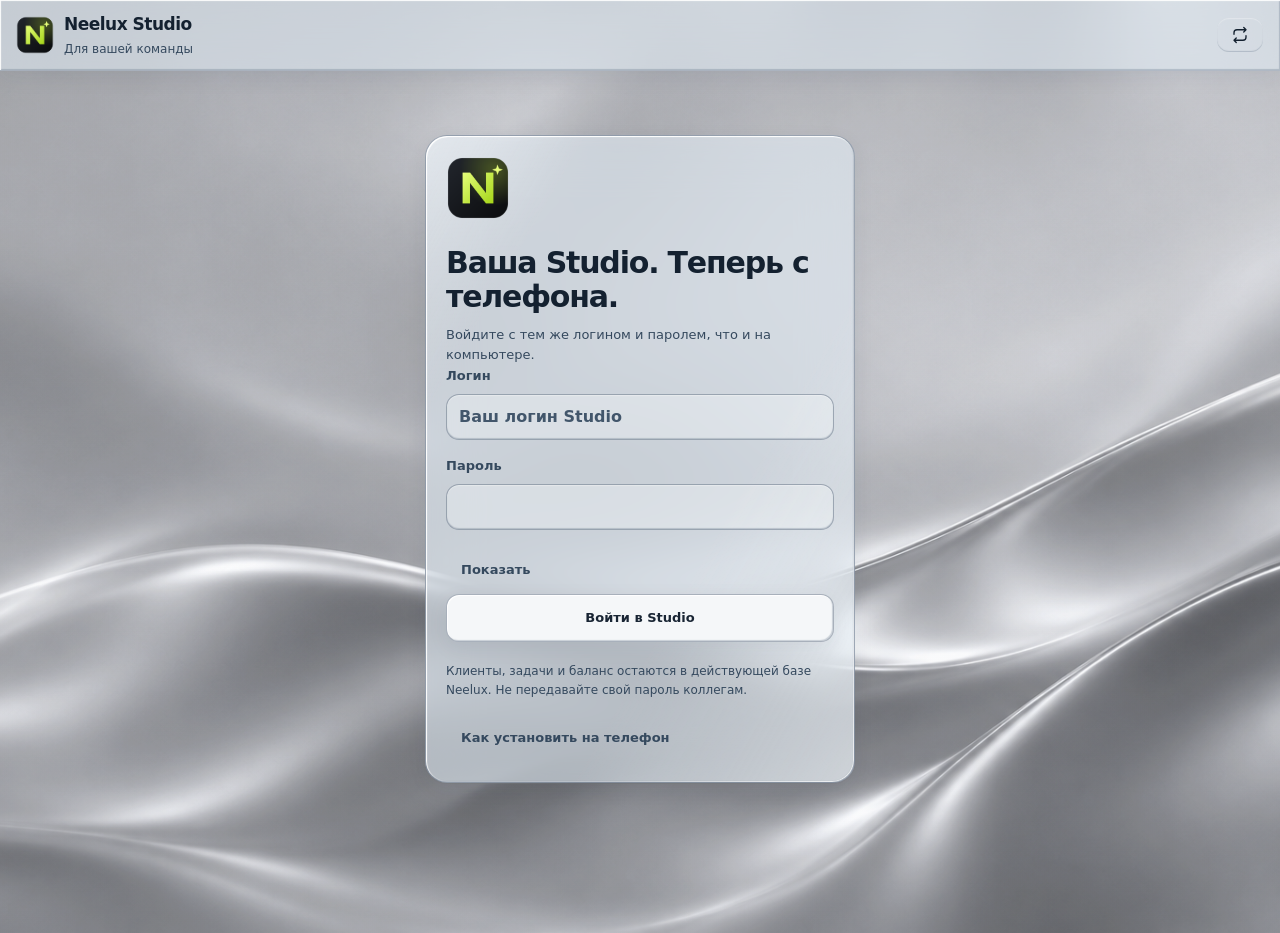
<file: studio/index.html>
<!doctype html><html lang="ru" data-appearance="liquid"><head><meta charset="utf-8"><meta name="viewport" content="width=device-width,initial-scale=1,viewport-fit=cover"><meta name="theme-color" content="#171e27"><meta name="apple-mobile-web-app-capable" content="yes"><meta name="apple-mobile-web-app-title" content="Neelux"><meta name="robots" content="noindex,nofollow"><meta http-equiv="Content-Security-Policy" content="default-src 'self'; script-src 'self'; style-src 'self' 'unsafe-inline'; img-src 'self' data:; connect-src 'self' https://tvjbiufcgdmfhmifmnxe.supabase.co https://dcuiwlrfgpmnyudgoakk.supabase.co; object-src 'none'; base-uri 'self'; form-action 'none'; frame-src 'none'"><title>Neelux Studio · Мобильная версия</title><link rel="manifest" href="manifest.webmanifest"><link rel="apple-touch-icon" href="icons--icon180.png"><link rel="icon" href="icons--icon192.png"><script src="config.js"></script><script src="browser-bridge.js"></script><script src="shared--appearance.js"></script><link rel="stylesheet" href="shared--studio.css"><link rel="stylesheet" href="shared--app.css"><link rel="stylesheet" href="shared--beta-glass.css"><link rel="stylesheet" href="shared--liquid-ui.css"><link rel="stylesheet" href="mobile.css"><link rel="stylesheet" href="usability.css"><link rel="stylesheet" href="shared--partner.css"></head><body><svg width="0" height="0" style="position:absolute" aria-hidden="true">
 <defs>
  <symbol id="i-home" viewBox="0 0 24 24"><path d="M3 10.5 12 3l9 7.5V20a1 1 0 0 1-1 1h-5v-6H9v6H4a1 1 0 0 1-1-1z"/></symbol>
  <symbol id="i-plus" viewBox="0 0 24 24"><path d="M12 5v14M5 12h14"/></symbol>
  <symbol id="i-pin" viewBox="0 0 24 24"><path d="M12 21s-7-6.2-7-11.5A7 7 0 0 1 19 9.5C19 14.8 12 21 12 21z"/><circle cx="12" cy="9.5" r="2.5"/></symbol>
  <symbol id="i-ig" viewBox="0 0 24 24"><rect x="3" y="3" width="18" height="18" rx="5"/><circle cx="12" cy="12" r="4"/><circle cx="17.3" cy="6.7" r=".6"/></symbol>
  <symbol id="i-users" viewBox="0 0 24 24"><circle cx="9" cy="8" r="3.5"/><path d="M2.5 20c.8-3.6 3.4-5.5 6.5-5.5s5.7 1.9 6.5 5.5M16 4.6a3.5 3.5 0 0 1 0 6.8M18 14.8c1.9.7 3 2.4 3.5 5.2"/></symbol>
  <symbol id="i-user" viewBox="0 0 24 24"><circle cx="12" cy="8" r="4"/><path d="M4 21c1-4.4 4.2-6.5 8-6.5s7 2.1 8 6.5"/></symbol>
  <symbol id="i-folder" viewBox="0 0 24 24"><path d="M3 6.5A1.5 1.5 0 0 1 4.5 5H10l2 2.5h7.5A1.5 1.5 0 0 1 21 9v9.5a1.5 1.5 0 0 1-1.5 1.5h-15A1.5 1.5 0 0 1 3 18.5z"/></symbol>
  <symbol id="i-sliders" viewBox="0 0 24 24"><path d="M4 6h10M18 6h2M4 12h4M12 12h8M4 18h12"/><circle cx="16" cy="6" r="2"/><circle cx="10" cy="12" r="2"/><circle cx="18" cy="18" r="2"/></symbol>
  <symbol id="i-sun" viewBox="0 0 24 24"><circle cx="12" cy="12" r="4"/><path d="M12 2v2M12 20v2M4.9 4.9l1.4 1.4M17.7 17.7l1.4 1.4M2 12h2M20 12h2M4.9 19.1l1.4-1.4M17.7 6.3l1.4-1.4"/></symbol>
  <symbol id="i-moon" viewBox="0 0 24 24"><path d="M20 14.5A8 8 0 0 1 9.5 4a8 8 0 1 0 10.5 10.5z"/></symbol>
  <symbol id="i-pause" viewBox="0 0 24 24"><path d="M8 5v14M16 5v14"/></symbol>
  <symbol id="i-play" viewBox="0 0 24 24"><path d="M7 4.5v15l12-7.5z"/></symbol>
  <symbol id="i-down" viewBox="0 0 24 24"><path d="M12 4v11M7 10l5 5 5-5M5 20h14"/></symbol>
  <symbol id="i-ext" viewBox="0 0 24 24"><path d="M14 4h6v6M20 4l-9 9M18 14v5a1 1 0 0 1-1 1H5a1 1 0 0 1-1-1V7a1 1 0 0 1 1-1h5"/></symbol>
  <symbol id="i-bell" viewBox="0 0 24 24"><path d="M6 16v-5a6 6 0 0 1 12 0v5l1.5 2h-15z"/><path d="M10 20a2 2 0 0 0 4 0"/></symbol>
  <symbol id="i-check" viewBox="0 0 24 24"><path d="M5 12.5l4.5 4.5L19 7.5"/></symbol>
  <symbol id="i-alert" viewBox="0 0 24 24"><path d="M12 3.5 2.5 20h19z"/><path d="M12 10v4.5M12 17.2v.3"/></symbol>
  <symbol id="i-spark" viewBox="0 0 24 24"><path d="M12 3l1.8 5.2L19 10l-5.2 1.8L12 17l-1.8-5.2L5 10l5.2-1.8zM19 16l.8 2.2L22 19l-2.2.8L19 22l-.8-2.2L16 19l2.2-.8z"/></symbol>
  <symbol id="i-shield" viewBox="0 0 24 24"><path d="M12 3 4.5 6v5.5c0 4.6 3.2 8.2 7.5 9.5 4.3-1.3 7.5-4.9 7.5-9.5V6z"/><path d="M9 12l2 2 4-4"/></symbol>
  <symbol id="i-send" viewBox="0 0 24 24"><path d="M21 3 10 14M21 3l-6.5 18-4-7.5L3 9.5z"/></symbol>
  <symbol id="i-chat" viewBox="0 0 24 24"><path d="M4 5h16v11H9l-5 4z"/></symbol>
  <symbol id="i-repeat" viewBox="0 0 24 24"><path d="M17 2l3 3-3 3M4 11V9a4 4 0 0 1 4-4h12M7 22l-3-3 3-3M20 13v2a4 4 0 0 1-4 4H4"/></symbol>
  <symbol id="i-doc" viewBox="0 0 24 24"><path d="M6 3h8l5 5v13H6z"/><path d="M14 3v5h5M9 13h6M9 17h6"/></symbol>
  <symbol id="i-edit" viewBox="0 0 24 24"><path d="M4 20h4L19 9l-4-4L4 16z"/><path d="M13.5 6.5l4 4"/></symbol>
  <symbol id="i-wallet" viewBox="0 0 24 24"><path d="M3 7a2 2 0 0 1 2-2h13v4"/><path d="M3 7v11a2 2 0 0 0 2 2h15V9H5a2 2 0 0 1-2-2z"/><circle cx="16" cy="14.5" r="1.2"/></symbol>
  <symbol id="i-task" viewBox="0 0 24 24"><rect x="4" y="4" width="16" height="17" rx="2"/><path d="M8.5 12l2 2 5-5M9 2.5h6"/></symbol>
  <symbol id="i-template" viewBox="0 0 24 24"><rect x="3" y="4" width="18" height="16" rx="2"/><path d="M7 9h10M7 13h6"/></symbol>
  <symbol id="i-gift" viewBox="0 0 24 24"><rect x="3.5" y="9" width="17" height="11" rx="1.5"/><path d="M2.5 9h19M12 9v11M12 9S10 4 7.5 5.5 9 9 12 9zM12 9s2-5 4.5-3.5S15 9 12 9z"/></symbol>
  <symbol id="i-book" viewBox="0 0 24 24"><path d="M4 5a2 2 0 0 1 2-2h13v16H6a2 2 0 0 0-2 2z"/><path d="M4 19V5M8 7h7"/></symbol>
  <symbol id="i-crown" viewBox="0 0 24 24"><path d="M3 8l4.5 4L12 5l4.5 7L21 8l-2 11H5z"/></symbol>
  <symbol id="i-logout" viewBox="0 0 24 24"><path d="M15 4h4a1 1 0 0 1 1 1v14a1 1 0 0 1-1 1h-4M10 17l-5-5 5-5M5 12h11"/></symbol>
  <symbol id="i-copy" viewBox="0 0 24 24"><rect x="8" y="8" width="12" height="12" rx="2"/><path d="M16 8V5a1 1 0 0 0-1-1H5a1 1 0 0 0-1 1v10a1 1 0 0 0 1 1h3"/></symbol>
  <symbol id="i-trash" viewBox="0 0 24 24"><path d="M4 7h16M10 11v6M14 11v6M6 7l1 13h10l1-13M9 7V4h6v3"/></symbol>
  <symbol id="i-inbox" viewBox="0 0 24 24"><path d="M3 13l3-8h12l3 8v6a1 1 0 0 1-1 1H4a1 1 0 0 1-1-1z"/><path d="M3 13h5l1.5 2.5h5L16 13h5"/></symbol>
  <symbol id="i-chart" viewBox="0 0 24 24"><path d="M4 20V4M4 20h16M8 16v-5M12 16V8M16 16v-3"/></symbol>
  <symbol id="i-search" viewBox="0 0 24 24"><circle cx="11" cy="11" r="6.5"/><path d="M16 16l4.5 4.5"/></symbol>
  <symbol id="i-phone" viewBox="0 0 24 24"><path d="M5 4h4l2 5-2.5 1.5a11 11 0 0 0 5 5L15 13l5 2v4a1 1 0 0 1-1 1A16 16 0 0 1 4 5a1 1 0 0 1 1-1z"/></symbol>
  <symbol id="i-clock" viewBox="0 0 24 24"><circle cx="12" cy="12" r="8.5"/><path d="M12 7.5V12l3 2"/></symbol>
  <symbol id="i-lock" viewBox="0 0 24 24"><rect x="5" y="11" width="14" height="10" rx="2"/><path d="M8 11V8a4 4 0 0 1 8 0v3"/></symbol>
  <symbol id="i-link" viewBox="0 0 24 24"><path d="M10 14a4 4 0 0 0 5.7 0l3-3a4 4 0 0 0-5.7-5.7l-1 1M14 10a4 4 0 0 0-5.7 0l-3 3a4 4 0 0 0 5.7 5.7l1-1"/></symbol>
  <symbol id="i-flag" viewBox="0 0 24 24"><path d="M5 21V4M5 4h11l-2 4 2 4H5"/></symbol>
  <symbol id="i-tag" viewBox="0 0 24 24"><path d="M3 12V4h8l10 10-8 8z"/><circle cx="7.5" cy="8.5" r="1.3"/></symbol>
  <symbol id="i-flame" viewBox="0 0 24 24"><path d="M12 21c-4 0-7-2.8-7-6.6 0-3.1 2.1-5.4 3.9-7.4.4 2 1.4 3.2 2.6 3.7C11.3 7 12.6 4.2 15 3c-.5 2.8.4 4.7 1.8 6.6 1.3 1.7 2.2 3.1 2.2 4.8C19 18.2 16 21 12 21z"/></symbol>
  <symbol id="i-medal" viewBox="0 0 24 24"><circle cx="12" cy="15" r="5.5"/><path d="M8.5 10.5 6 3h4l2 5 2-5h4l-2.5 7.5M12 12.5v5M10 15h4"/></symbol>
  <symbol id="i-download" viewBox="0 0 24 24"><path d="M12 3v12M7 10l5 5 5-5M4 17v3h16v-3"/></symbol>
 </defs>
</svg><a class="skip-link" href="#content">К содержимому</a><div id="offline" class="m-offline" role="status" hidden>Нет интернета. Изменения не отправляются; вход сохранён.</div><header class="m-top"><a class="m-brand" href="#today"><img src="icons--icon192.png" width="38" height="38" alt=""><span>Neelux Studio<small id="account-label">Для вашей команды</small></span></a><button class="btn icon" id="refresh" aria-label="Обновить данные"><svg class="ic"><use href="#i-repeat"></use></svg></button></header><main id="content" class="m-main" tabindex="-1"><div class="card"><h1>Открываю Studio…</h1><p>Подключаю ваше рабочее пространство.</p></div></main><nav id="mobile-nav" class="m-nav" aria-label="Основные разделы" hidden></nav><div id="toast" role="status" aria-live="polite" hidden></div><script type="module" src="mobile.js"></script><script src="update-helper.js" defer></script></body></html>
</file>
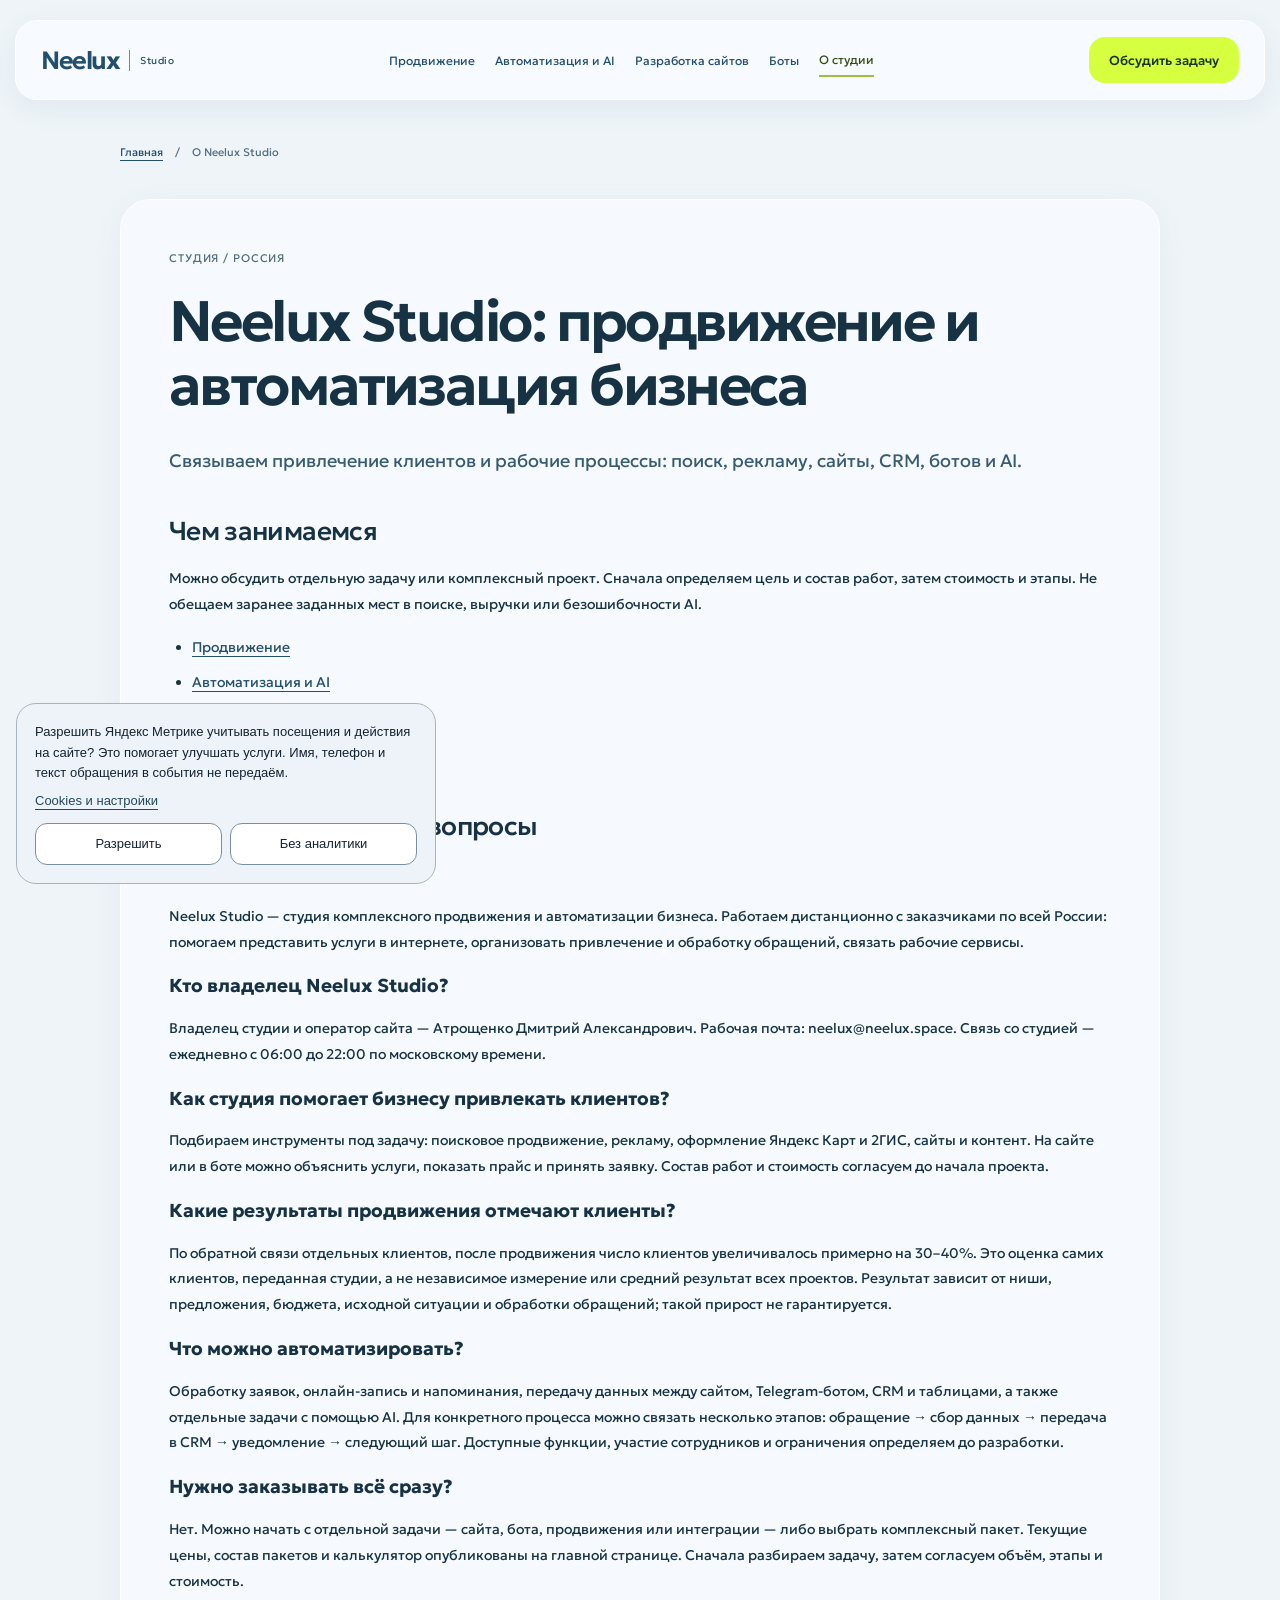
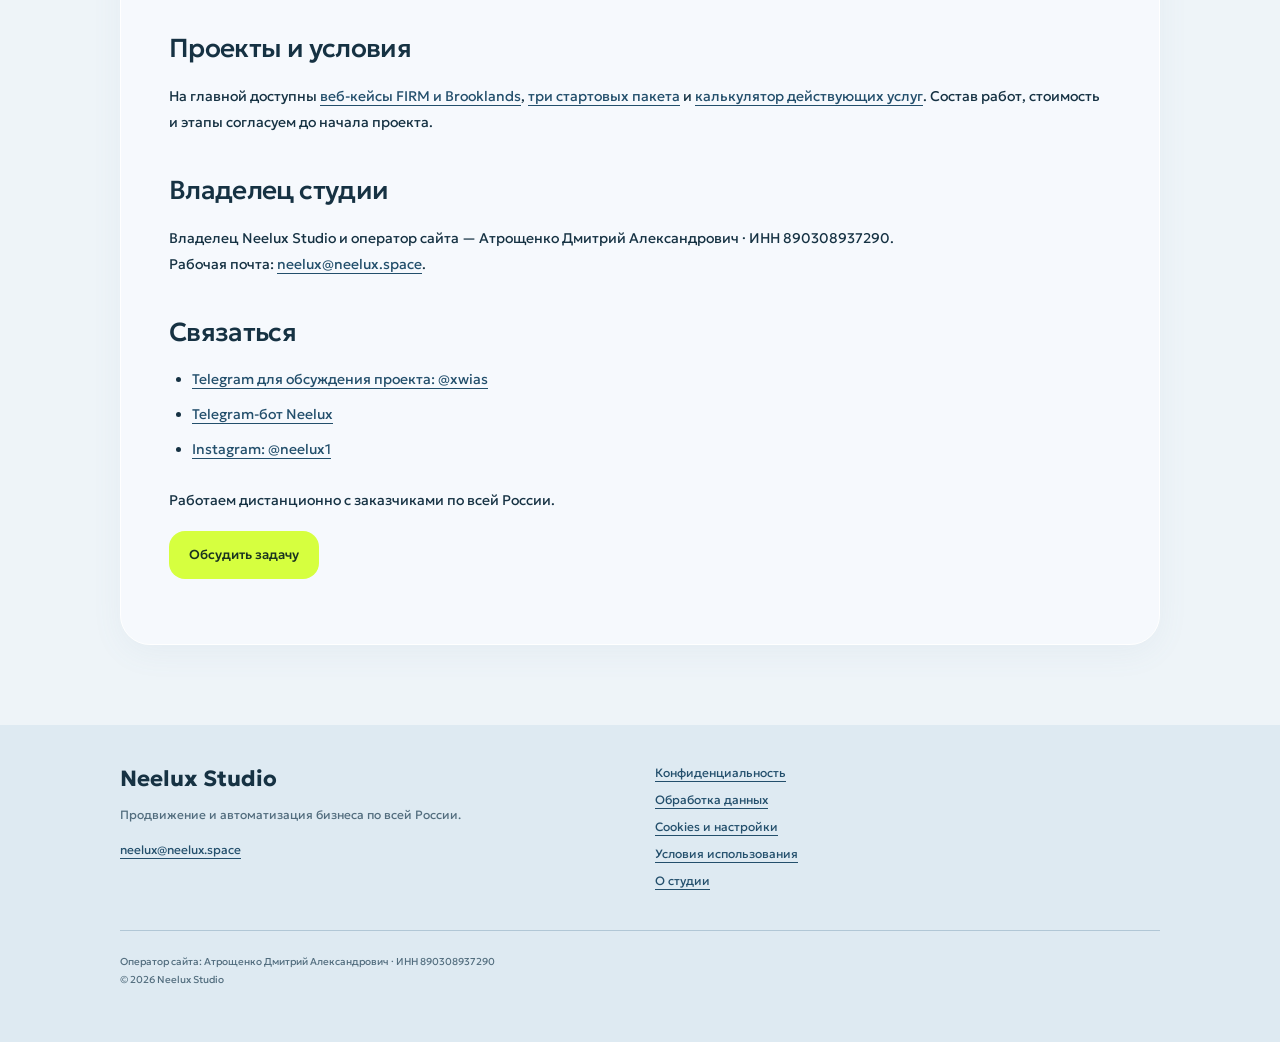
<file: about.html>
<!doctype html><html lang="ru"><head><meta http-equiv="Content-Security-Policy" content="default-src 'self'; script-src 'self' https://mc.yandex.ru 'sha256-bYowenQqxZMYQ4zXlqSv2wx3evvxvMl7G9zVnFu91V8=' 'sha256-QIP3CLXAr0DqjEXTTZl0m2GQzRm03LV8+fyOHqiGd/M=' 'sha256-hbOHZ7/UOflvZkGOg4G/DJY96XEviTogLqPoNlvlD3o=' 'sha256-81wEFmZ3OXklo0gIBZ+ngFuS64eLbVeHTTYXQNSrXPs=' 'sha256-DZ0VdgSGHZvRTTo2pJKzizP0c1x2WAzoJHtly0HP9OA=' 'sha256-pRlvUw+kEEPcfzlp9B+5tc1V2S9vJfrkmJBjhxkoKPc=' 'sha256-ggRfzshLEFvVt+iGUOoVye08ETVJ+ofjrTDuwk9t5ig=' 'sha256-vEssql+gASzkqpo50mt+VDHF1AygFVRWe3IiSh5h7Uw='; script-src-attr 'none'; style-src 'self' 'unsafe-inline'; img-src 'self' data: blob: https://mc.yandex.ru https://mc.yandex.com; font-src 'self'; connect-src 'self' https://mc.yandex.ru https://mc.yandex.com; object-src 'none'; base-uri 'self'; form-action 'none'"><meta name="referrer" content="strict-origin-when-cross-origin"><meta charset="utf-8"><link rel="preload" as="font" type="font/woff2" href="/fonts/33c7fa548616b5f106.woff2" crossorigin="anonymous"><link rel="preload" as="font" type="font/woff2" href="/fonts/25d318ff543c2107f4.woff2" crossorigin="anonymous"><meta name="viewport" content="width=device-width,initial-scale=1"><title>Neelux Studio — агентство продвижения и автоматизации бизнеса</title><meta name="description" content="Neelux Studio работает с бизнесом по всей России. Направления студии, порядок работы, контакты, портфолио и актуальный прайс на продвижение и автоматизацию."><meta name="robots" content="index,follow,max-image-preview:large"><link rel="canonical" href="https://neelux.space/about.html"><meta property="og:type" content="website"><meta property="og:locale" content="ru_RU"><meta property="og:title" content="Neelux Studio — агентство продвижения и автоматизации бизнеса"><meta property="og:description" content="Neelux Studio работает с бизнесом по всей России. Направления студии, порядок работы, контакты, портфолио и актуальный прайс на продвижение и автоматизацию."><meta property="og:url" content="https://neelux.space/about.html"><meta property="og:image" content="https://neelux.space/og-cover.jpg"><link rel="icon" href="/logo-n.webp"><link rel="stylesheet" href="/fonts/site-fonts.css"><link rel="stylesheet" href="/documents.css"><script type="application/ld+json">{"@context":"https://schema.org","@graph":[{"@type":"Organization","name":"Neelux Studio","url":"https://neelux.space/","description":"Комплексное продвижение и автоматизация бизнеса: поиск, реклама, сайты, CRM, боты и AI.","sameAs":["https://t.me/neelux_bot","https://instagram.com/neelux1","https://tiktok.com/@neelux0","https://yandex.ru/profile/156557378853"],"contactPoint":[{"@type":"ContactPoint","contactType":"sales","url":"https://t.me/xwias","availableLanguage":["ru"]},{"@type":"ContactPoint","contactType":"customer support","email":"neelux@neelux.space","availableLanguage":["ru"]}],"@id":"https://neelux.space/#organization","logo":"https://neelux.space/logo-n.webp","areaServed":{"@type":"Country","name":"Россия"},"alternateName":"Neelux","email":"neelux@neelux.space","taxID":"890308937290","mainEntityOfPage":{"@id":"https://neelux.space/about.html#webpage"}},{"@type":"WebSite","@id":"https://neelux.space/#website","url":"https://neelux.space/","name":"Neelux Studio","alternateName":"Neelux","inLanguage":"ru-RU","publisher":{"@id":"https://neelux.space/#organization"}},{"@type":"AboutPage","@id":"https://neelux.space/about.html#webpage","url":"https://neelux.space/about.html","name":"Neelux Studio: продвижение и автоматизация бизнеса","description":"Направления, проекты, контакты и сведения об операторе Neelux Studio. Работаем с бизнесом по всей России.","inLanguage":"ru-RU","isPartOf":{"@id":"https://neelux.space/#website"},"mainEntity":{"@id":"https://neelux.space/#organization"},"publisher":{"@id":"https://neelux.space/#organization"},"breadcrumb":{"@id":"https://neelux.space/about.html#breadcrumbs"},"about":[{"@id":"https://neelux.space/#service-web"},{"@id":"https://neelux.space/#service-promo"},{"@id":"https://neelux.space/#service-ai"},{"@id":"https://neelux.space/#service-bots"}],"mentions":[{"@id":"https://neelux.space/about.html#owner"}]},{"@type":"Service","@id":"https://neelux.space/#service-web","name":"Разработка сайтов для бизнеса","description":"Создаём сайт под вашу задачу: представить услуги, собрать обращения, показать товары или организовать работу онлайн.","url":"https://neelux.space/services/website-development.html","provider":{"@id":"https://neelux.space/#organization"},"areaServed":{"@type":"Country","name":"Россия"},"mainEntityOfPage":{"@id":"https://neelux.space/services/website-development.html#webpage"}},{"@type":"Service","@id":"https://neelux.space/#service-promo","name":"Продвижение бизнеса в интернете","description":"Помогаем компании стать заметнее в поиске, на картах и в рекламных каналах. Связываем продвижение с сайтом и обработкой обращений.","url":"https://neelux.space/services/business-promotion.html","provider":{"@id":"https://neelux.space/#organization"},"areaServed":{"@type":"Country","name":"Россия"},"mainEntityOfPage":{"@id":"https://neelux.space/services/business-promotion.html#webpage"}},{"@type":"Service","@id":"https://neelux.space/#service-ai","name":"Автоматизация бизнеса и AI","description":"Помогаем сократить повторяющиеся действия: разбирать обращения, искать информацию, готовить ответы и связывать сервисы.","url":"https://neelux.space/services/business-automation.html","provider":{"@id":"https://neelux.space/#organization"},"areaServed":{"@type":"Country","name":"Россия"},"mainEntityOfPage":{"@id":"https://neelux.space/services/business-automation.html#webpage"}},{"@type":"Service","@id":"https://neelux.space/#service-bots","name":"Telegram-боты для бизнеса","description":"Разрабатываем ботов для записи, обращений, каталога, оплаты и повседневных рабочих сценариев.","url":"https://neelux.space/services/telegram-bots.html","provider":{"@id":"https://neelux.space/#organization"},"areaServed":{"@type":"Country","name":"Россия"},"mainEntityOfPage":{"@id":"https://neelux.space/services/telegram-bots.html#webpage"}},{"@type":"BreadcrumbList","@id":"https://neelux.space/about.html#breadcrumbs","itemListElement":[{"@type":"ListItem","position":1,"name":"Главная","item":"https://neelux.space/"},{"@type":"ListItem","position":2,"name":"О Neelux Studio","item":"https://neelux.space/about.html"}]},{"@type":"Person","@id":"https://neelux.space/about.html#owner","name":"Атрощенко Дмитрий Александрович","jobTitle":"Владелец Neelux Studio","worksFor":{"@id":"https://neelux.space/#organization"}},{"@type":"FAQPage","@id":"https://neelux.space/about.html#answers","isPartOf":{"@id":"https://neelux.space/about.html#webpage"},"mainEntity":[{"@type":"Question","name":"Что такое Neelux Studio?","acceptedAnswer":{"@type":"Answer","text":"Neelux Studio — студия комплексного продвижения и автоматизации бизнеса. Работаем дистанционно с заказчиками по всей России: помогаем представить услуги в интернете, организовать привлечение и обработку обращений, связать рабочие сервисы."}},{"@type":"Question","name":"Кто владелец Neelux Studio?","acceptedAnswer":{"@type":"Answer","text":"Владелец студии и оператор сайта — Атрощенко Дмитрий Александрович. Рабочая почта: neelux@neelux.space. Связь со студией — ежедневно с 06:00 до 22:00 по московскому времени."}},{"@type":"Question","name":"Как студия помогает бизнесу привлекать клиентов?","acceptedAnswer":{"@type":"Answer","text":"Подбираем инструменты под задачу: поисковое продвижение, рекламу, оформление Яндекс Карт и 2ГИС, сайты и контент. На сайте или в боте можно объяснить услуги, показать прайс и принять заявку. Состав работ и стоимость согласуем до начала проекта."}},{"@type":"Question","name":"Какие результаты продвижения отмечают клиенты?","acceptedAnswer":{"@type":"Answer","text":"По обратной связи отдельных клиентов, после продвижения число клиентов увеличивалось примерно на 30–40%. Это оценка самих клиентов, переданная студии, а не независимое измерение или средний результат всех проектов. Результат зависит от ниши, предложения, бюджета, исходной ситуации и обработки обращений; такой прирост не гарантируется."}},{"@type":"Question","name":"Что можно автоматизировать?","acceptedAnswer":{"@type":"Answer","text":"Обработку заявок, онлайн-запись и напоминания, передачу данных между сайтом, Telegram-ботом, CRM и таблицами, а также отдельные задачи с помощью AI. Для конкретного процесса можно связать несколько этапов: обращение → сбор данных → передача в CRM → уведомление → следующий шаг. Доступные функции, участие сотрудников и ограничения определяем до разработки."}},{"@type":"Question","name":"Нужно заказывать всё сразу?","acceptedAnswer":{"@type":"Answer","text":"Нет. Можно начать с отдельной задачи — сайта, бота, продвижения или интеграции — либо выбрать комплексный пакет. Текущие цены, состав пакетов и калькулятор опубликованы на главной странице. Сначала разбираем задачу, затем согласуем объём, этапы и стоимость."}}]}]}</script><link rel="stylesheet" href="/analytics.css"><script src="/analytics.js" defer></script></head><body><a class="skip" href="#content">К содержанию</a><header><a class="brand" href="/">Neelux<span>Studio</span></a><nav aria-label="Главная навигация"><a href="/services/business-promotion.html">Продвижение</a><a href="/services/business-automation.html">Автоматизация и AI</a><a href="/services/website-development.html">Разработка сайтов</a><a href="/services/telegram-bots.html">Боты</a><a href="/about.html" aria-current="page">О студии</a></nav><a class="button" href="/#contact">Обсудить задачу</a></header><main id="content"><div class="breadcrumbs"><a href="/">Главная</a><span>/</span><span>О Neelux Studio</span></div><article class="document"><p class="eyebrow">Студия / Россия</p><h1>Neelux Studio: продвижение и автоматизация бизнеса</h1><p class="lead">Связываем привлечение клиентов и рабочие процессы: поиск, рекламу, сайты, CRM, ботов и AI.</p><h2>Чем занимаемся</h2><p>Можно обсудить отдельную задачу или комплексный проект. Сначала определяем цель и состав работ, затем стоимость и этапы. Не обещаем заранее заданных мест в поиске, выручки или безошибочности AI.</p><ul><li><a href="/services/business-promotion.html">Продвижение</a></li><li><a href="/services/business-automation.html">Автоматизация и AI</a></li><li><a href="/services/website-development.html">Разработка сайтов</a></li><li><a href="/services/telegram-bots.html">Боты</a></li></ul><section aria-labelledby="studio-answers"><h2 id="studio-answers">О студии: ответы на вопросы</h2><h3>Что такое Neelux Studio?</h3><p>Neelux Studio — студия комплексного продвижения и автоматизации бизнеса. Работаем дистанционно с заказчиками по всей России: помогаем представить услуги в интернете, организовать привлечение и обработку обращений, связать рабочие сервисы.</p><h3>Кто владелец Neelux Studio?</h3><p>Владелец студии и оператор сайта — Атрощенко Дмитрий Александрович. Рабочая почта: neelux@neelux.space. Связь со студией — ежедневно с 06:00 до 22:00 по московскому времени.</p><h3>Как студия помогает бизнесу привлекать клиентов?</h3><p>Подбираем инструменты под задачу: поисковое продвижение, рекламу, оформление Яндекс Карт и 2ГИС, сайты и контент. На сайте или в боте можно объяснить услуги, показать прайс и принять заявку. Состав работ и стоимость согласуем до начала проекта.</p><h3>Какие результаты продвижения отмечают клиенты?</h3><p>По обратной связи отдельных клиентов, после продвижения число клиентов увеличивалось примерно на 30–40%. Это оценка самих клиентов, переданная студии, а не независимое измерение или средний результат всех проектов. Результат зависит от ниши, предложения, бюджета, исходной ситуации и обработки обращений; такой прирост не гарантируется.</p><h3>Что можно автоматизировать?</h3><p>Обработку заявок, онлайн-запись и напоминания, передачу данных между сайтом, Telegram-ботом, CRM и таблицами, а также отдельные задачи с помощью AI. Для конкретного процесса можно связать несколько этапов: обращение → сбор данных → передача в CRM → уведомление → следующий шаг. Доступные функции, участие сотрудников и ограничения определяем до разработки.</p><h3>Нужно заказывать всё сразу?</h3><p>Нет. Можно начать с отдельной задачи — сайта, бота, продвижения или интеграции — либо выбрать комплексный пакет. Текущие цены, состав пакетов и калькулятор опубликованы на главной странице. Сначала разбираем задачу, затем согласуем объём, этапы и стоимость.</p></section><h2>Проекты и условия</h2><p>На главной доступны <a href="/#projects">веб-кейсы FIRM и Brooklands</a>, <a href="/#pricing">три стартовых пакета</a> и <a href="/#calc">калькулятор действующих услуг</a>. Состав работ, стоимость и этапы согласуем до начала проекта.</p><h2>Владелец студии</h2><p>Владелец Neelux Studio и оператор сайта — Атрощенко Дмитрий Александрович · ИНН 890308937290.<br>Рабочая почта: <a href="mailto:neelux@neelux.space">neelux@neelux.space</a>.</p><h2>Связаться</h2><ul><li><a href="https://t.me/xwias" target="_blank" rel="noopener noreferrer">Telegram для обсуждения проекта: @xwias</a></li><li><a href="https://t.me/neelux_bot" target="_blank" rel="noopener noreferrer">Telegram-бот Neelux</a></li><li><a href="https://instagram.com/neelux1" target="_blank" rel="noopener noreferrer">Instagram: @neelux1</a></li></ul><p>Работаем дистанционно с заказчиками по всей России.</p><p><a href="/#contact" class="button">Обсудить задачу</a></p></article></main><footer><div><strong>Neelux Studio</strong><p>Продвижение и автоматизация бизнеса по всей России.</p><a href="mailto:neelux@neelux.space">neelux@neelux.space</a></div><nav aria-label="Документы"><a href="/privacy.html">Конфиденциальность</a><a href="/consent.html">Обработка данных</a><a href="/cookies.html">Cookies и настройки</a><a href="/terms.html">Условия использования</a><a href="/about.html">О студии</a></nav><p class="operator">Оператор сайта: Атрощенко Дмитрий Александрович · ИНН 890308937290<br>© 2026 Neelux Studio</p></footer></body></html>
</file>
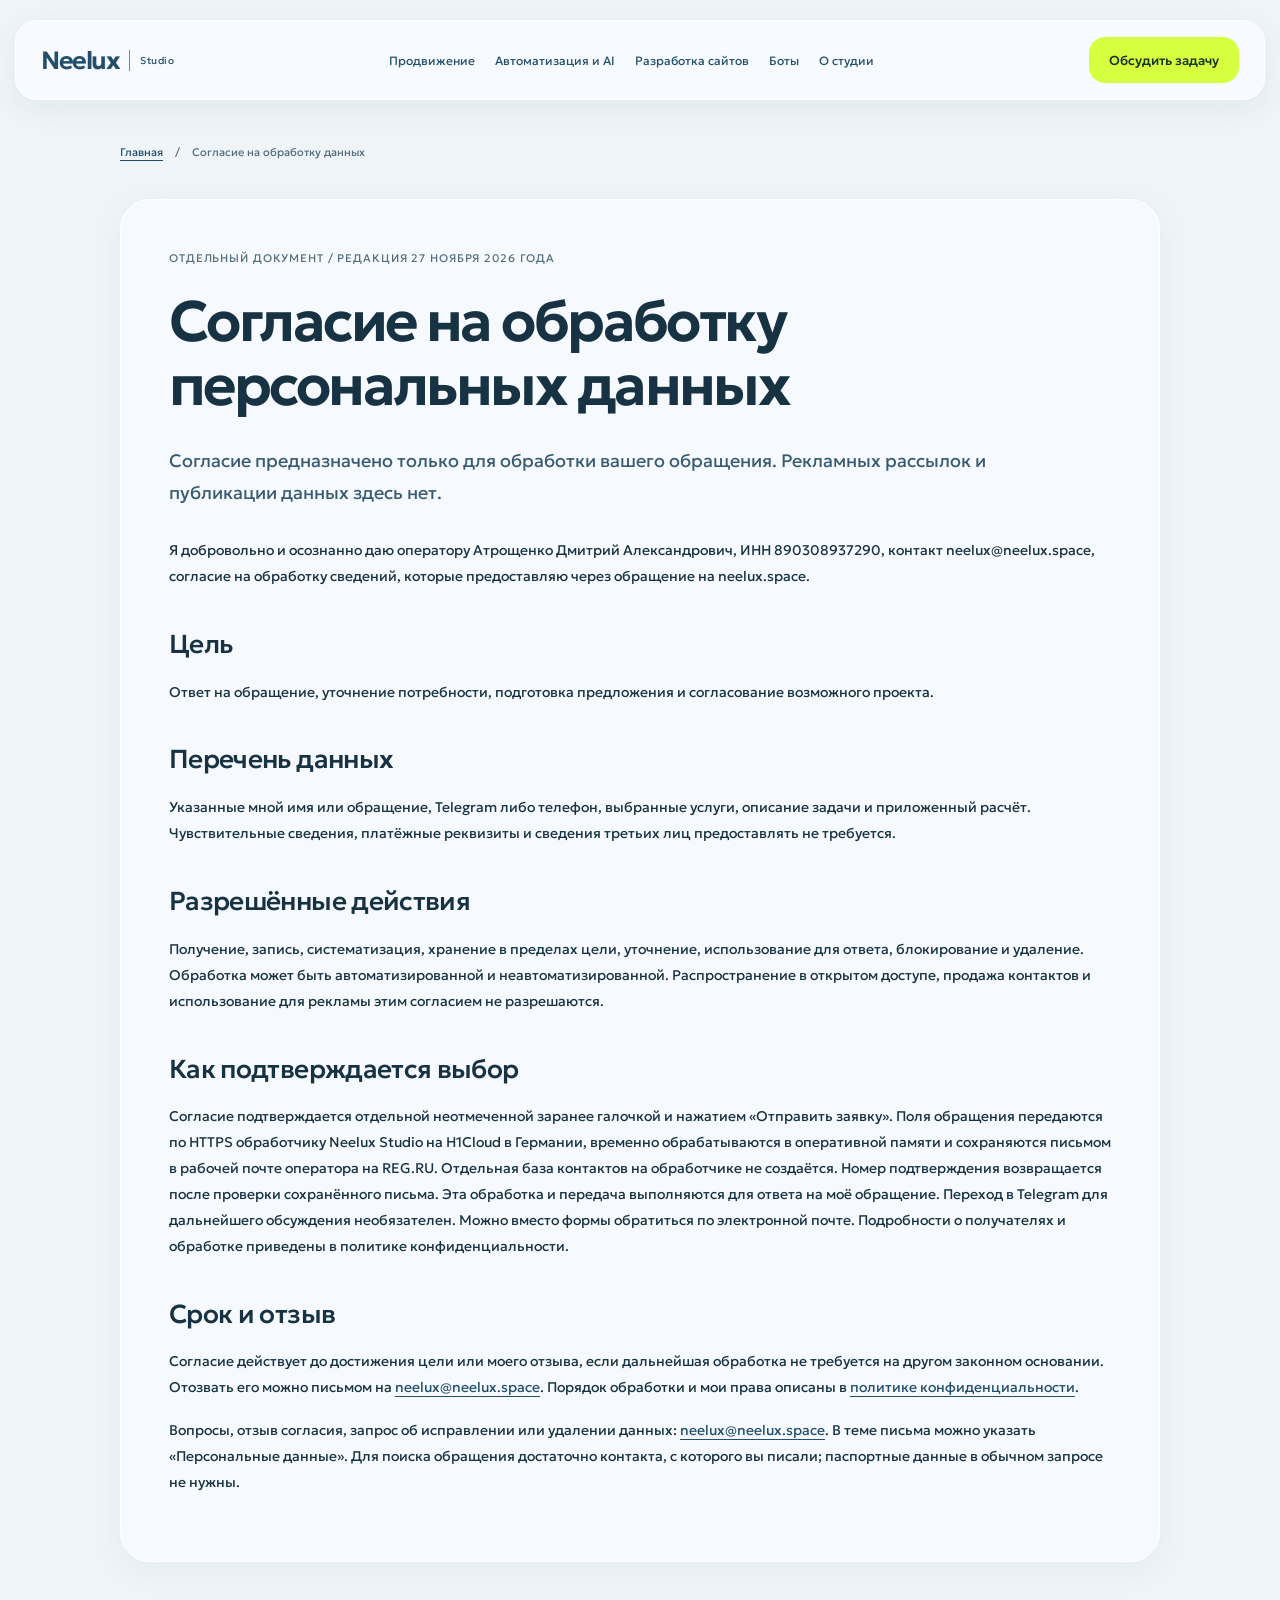
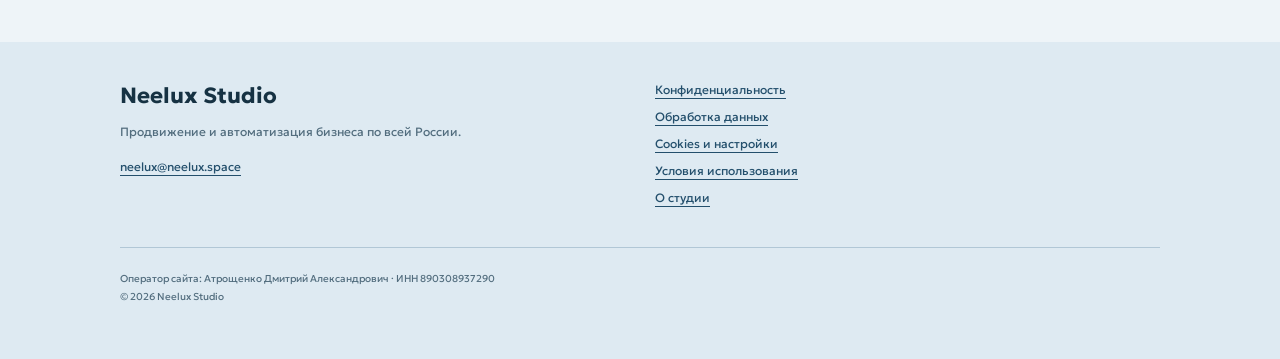
<file: consent.html>
<!doctype html><html lang="ru"><head><meta http-equiv="Content-Security-Policy" content="default-src 'self'; script-src 'self' https://mc.yandex.ru 'sha256-bYowenQqxZMYQ4zXlqSv2wx3evvxvMl7G9zVnFu91V8=' 'sha256-QIP3CLXAr0DqjEXTTZl0m2GQzRm03LV8+fyOHqiGd/M=' 'sha256-hbOHZ7/UOflvZkGOg4G/DJY96XEviTogLqPoNlvlD3o=' 'sha256-81wEFmZ3OXklo0gIBZ+ngFuS64eLbVeHTTYXQNSrXPs=' 'sha256-DZ0VdgSGHZvRTTo2pJKzizP0c1x2WAzoJHtly0HP9OA=' 'sha256-pRlvUw+kEEPcfzlp9B+5tc1V2S9vJfrkmJBjhxkoKPc=' 'sha256-ggRfzshLEFvVt+iGUOoVye08ETVJ+ofjrTDuwk9t5ig=' 'sha256-vEssql+gASzkqpo50mt+VDHF1AygFVRWe3IiSh5h7Uw='; script-src-attr 'none'; style-src 'self' 'unsafe-inline'; img-src 'self' data: blob: https://mc.yandex.ru https://mc.yandex.com; font-src 'self'; connect-src 'self' https://neelux-receipts.179-254-115-142.sslip.io https://mc.yandex.ru https://mc.yandex.com; object-src 'none'; base-uri 'self'; form-action 'none'"><meta name="referrer" content="strict-origin-when-cross-origin"><meta charset="utf-8"><link rel="preload" as="font" type="font/woff2" href="/fonts/33c7fa548616b5f106.woff2" crossorigin="anonymous"><link rel="preload" as="font" type="font/woff2" href="/fonts/25d318ff543c2107f4.woff2" crossorigin="anonymous"><meta name="viewport" content="width=device-width,initial-scale=1"><title>Согласие на обработку данных — Neelux Studio</title><meta name="description" content="Согласие на обработку данных сайта neelux.space. Оператор, цели обработки и контакты для обращений."><meta name="robots" content="noindex,follow"><link rel="canonical" href="https://neelux.space/consent.html"><meta property="og:type" content="website"><meta property="og:locale" content="ru_RU"><meta property="og:title" content="Согласие на обработку данных — Neelux Studio"><meta property="og:description" content="Согласие на обработку данных сайта neelux.space. Оператор, цели обработки и контакты для обращений."><meta property="og:url" content="https://neelux.space/consent.html"><meta property="og:image" content="https://neelux.space/og-cover.jpg"><link rel="icon" href="/logo-n.webp"><link rel="stylesheet" href="/fonts/site-fonts.css"><link rel="stylesheet" href="/documents.css"><script type="application/ld+json">{"@context":"https://schema.org","@graph":[{"@type":"Organization","@id":"https://neelux.space/#organization","name":"Neelux Studio","url":"https://neelux.space/","email":"neelux@neelux.space","areaServed":{"@type":"Country","name":"Россия"},"sameAs":["https://instagram.com/neelux1","https://t.me/neelux_bot"]}]}</script><link rel="stylesheet" href="/analytics.css"><script src="/analytics.js" defer></script></head><body><a class="skip" href="#content">К содержанию</a><header><a class="brand" href="/">Neelux<span>Studio</span></a><nav aria-label="Главная навигация"><a href="/services/business-promotion.html">Продвижение</a><a href="/services/business-automation.html">Автоматизация и AI</a><a href="/services/website-development.html">Разработка сайтов</a><a href="/services/telegram-bots.html">Боты</a><a href="/about.html">О студии</a></nav><a class="button" href="/#contact">Обсудить задачу</a></header><main id="content"><div class="breadcrumbs"><a href="/">Главная</a><span>/</span><span>Согласие на обработку данных</span></div><article class="document"><p class="eyebrow">Отдельный документ / редакция 27 ноября 2026 года</p><h1>Согласие на обработку персональных данных</h1><p class="lead">Согласие предназначено только для обработки вашего обращения. Рекламных рассылок и публикации данных здесь нет.</p><p>Я добровольно и осознанно даю оператору Атрощенко Дмитрий Александрович, ИНН 890308937290, контакт neelux@neelux.space, согласие на обработку сведений, которые предоставляю через обращение на neelux.space.</p><h2>Цель</h2><p>Ответ на обращение, уточнение потребности, подготовка предложения и согласование возможного проекта.</p><h2>Перечень данных</h2><p>Указанные мной имя или обращение, Telegram либо телефон, выбранные услуги, описание задачи и приложенный расчёт. Чувствительные сведения, платёжные реквизиты и сведения третьих лиц предоставлять не требуется.</p><h2>Разрешённые действия</h2><p>Получение, запись, систематизация, хранение в пределах цели, уточнение, использование для ответа, блокирование и удаление. Обработка может быть автоматизированной и неавтоматизированной. Распространение в открытом доступе, продажа контактов и использование для рекламы этим согласием не разрешаются.</p><h2>Как подтверждается выбор</h2><p>Согласие подтверждается отдельной неотмеченной заранее галочкой и нажатием «Отправить заявку». Поля обращения передаются по HTTPS обработчику Neelux Studio на H1Cloud в Германии, временно обрабатываются в оперативной памяти и сохраняются письмом в рабочей почте оператора на REG.RU. Отдельная база контактов на обработчике не создаётся. Номер подтверждения возвращается после проверки сохранённого письма. Эта обработка и передача выполняются для ответа на моё обращение. Переход в Telegram для дальнейшего обсуждения необязателен. Можно вместо формы обратиться по электронной почте. Подробности о получателях и обработке приведены в политике конфиденциальности.</p><h2>Срок и отзыв</h2><p>Согласие действует до достижения цели или моего отзыва, если дальнейшая обработка не требуется на другом законном основании. Отозвать его можно письмом на <a href="mailto:neelux@neelux.space">neelux@neelux.space</a>. Порядок обработки и мои права описаны в <a href="/privacy.html">политике конфиденциальности</a>.</p><p>Вопросы, отзыв согласия, запрос об исправлении или удалении данных: <a href="mailto:neelux@neelux.space">neelux@neelux.space</a>. В теме письма можно указать «Персональные данные». Для поиска обращения достаточно контакта, с которого вы писали; паспортные данные в обычном запросе не нужны.</p></article></main><footer><div><strong>Neelux Studio</strong><p>Продвижение и автоматизация бизнеса по всей России.</p><a href="mailto:neelux@neelux.space">neelux@neelux.space</a></div><nav aria-label="Документы"><a href="/privacy.html">Конфиденциальность</a><a href="/consent.html">Обработка данных</a><a href="/cookies.html">Cookies и настройки</a><a href="/terms.html">Условия использования</a><a href="/about.html">О студии</a></nav><p class="operator">Оператор сайта: Атрощенко Дмитрий Александрович · ИНН 890308937290<br>© 2026 Neelux Studio</p></footer></body></html>
</file>
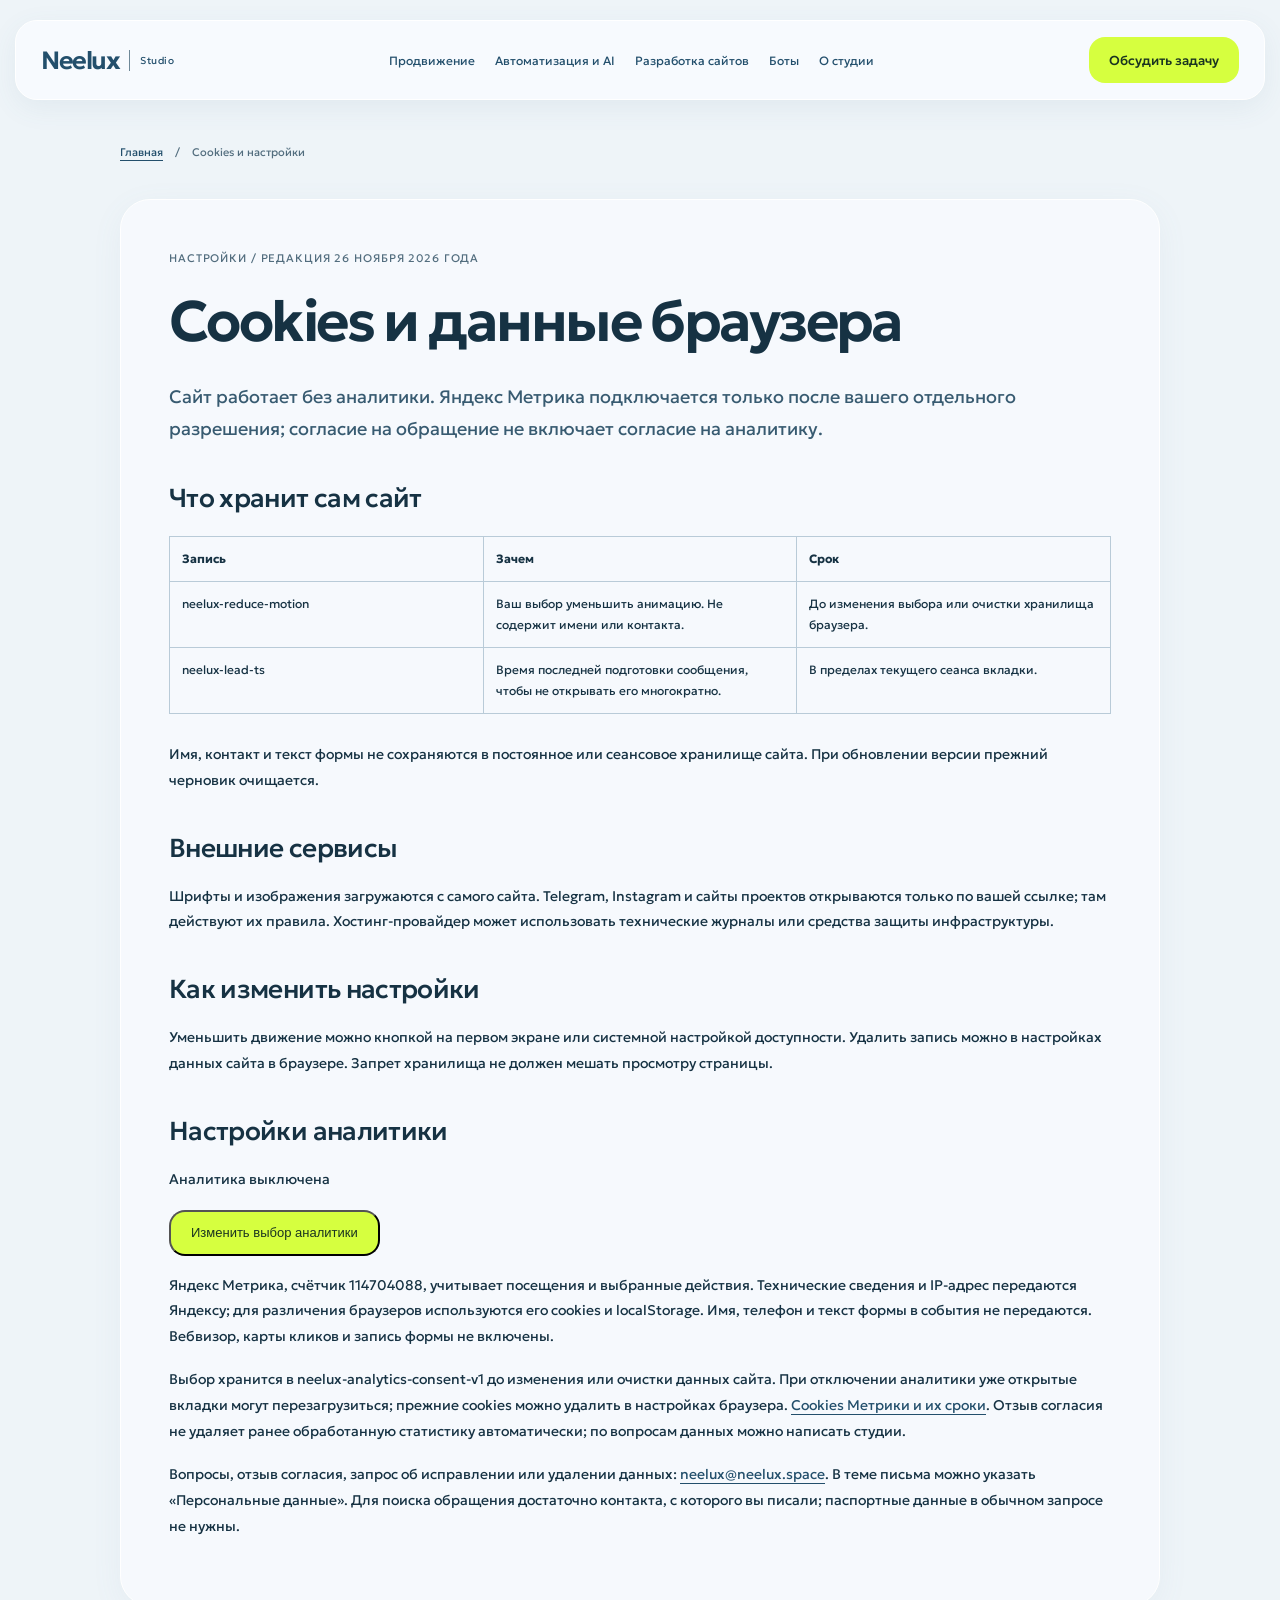
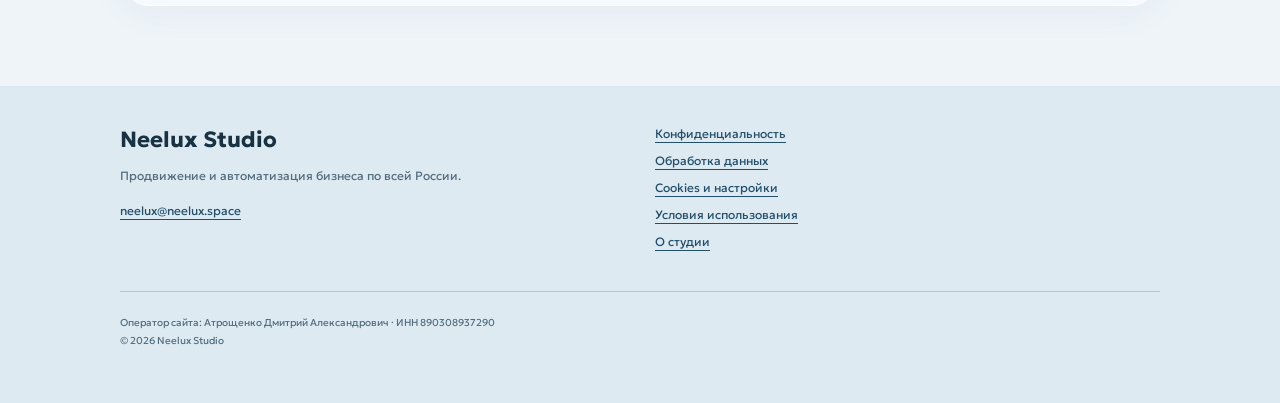
<file: cookies.html>
<!doctype html><html lang="ru"><head><meta http-equiv="Content-Security-Policy" content="default-src 'self'; script-src 'self' https://mc.yandex.ru 'sha256-bYowenQqxZMYQ4zXlqSv2wx3evvxvMl7G9zVnFu91V8=' 'sha256-QIP3CLXAr0DqjEXTTZl0m2GQzRm03LV8+fyOHqiGd/M=' 'sha256-hbOHZ7/UOflvZkGOg4G/DJY96XEviTogLqPoNlvlD3o=' 'sha256-81wEFmZ3OXklo0gIBZ+ngFuS64eLbVeHTTYXQNSrXPs=' 'sha256-DZ0VdgSGHZvRTTo2pJKzizP0c1x2WAzoJHtly0HP9OA=' 'sha256-pRlvUw+kEEPcfzlp9B+5tc1V2S9vJfrkmJBjhxkoKPc=' 'sha256-ggRfzshLEFvVt+iGUOoVye08ETVJ+ofjrTDuwk9t5ig=' 'sha256-vEssql+gASzkqpo50mt+VDHF1AygFVRWe3IiSh5h7Uw='; script-src-attr 'none'; style-src 'self' 'unsafe-inline'; img-src 'self' data: blob: https://mc.yandex.ru https://mc.yandex.com; font-src 'self'; connect-src 'self' https://mc.yandex.ru https://mc.yandex.com; object-src 'none'; base-uri 'self'; form-action 'none'"><meta name="referrer" content="strict-origin-when-cross-origin"><meta charset="utf-8"><link rel="preload" as="font" type="font/woff2" href="/fonts/33c7fa548616b5f106.woff2" crossorigin="anonymous"><link rel="preload" as="font" type="font/woff2" href="/fonts/25d318ff543c2107f4.woff2" crossorigin="anonymous"><meta name="viewport" content="width=device-width,initial-scale=1"><title>Cookies и настройки — Neelux Studio</title><meta name="description" content="Cookies и настройки сайта neelux.space. Оператор, цели обработки и контакты для обращений."><meta name="robots" content="noindex,follow"><link rel="canonical" href="https://neelux.space/cookies.html"><meta property="og:type" content="website"><meta property="og:locale" content="ru_RU"><meta property="og:title" content="Cookies и настройки — Neelux Studio"><meta property="og:description" content="Cookies и настройки сайта neelux.space. Оператор, цели обработки и контакты для обращений."><meta property="og:url" content="https://neelux.space/cookies.html"><meta property="og:image" content="https://neelux.space/og-cover.jpg"><link rel="icon" href="/logo-n.webp"><link rel="stylesheet" href="/fonts/site-fonts.css"><link rel="stylesheet" href="/documents.css"><script type="application/ld+json">{"@context":"https://schema.org","@graph":[{"@type":"Organization","@id":"https://neelux.space/#organization","name":"Neelux Studio","url":"https://neelux.space/","email":"neelux@neelux.space","areaServed":{"@type":"Country","name":"Россия"},"sameAs":["https://instagram.com/neelux1","https://t.me/neelux_bot"]}]}</script><link rel="stylesheet" href="/analytics.css"><script src="/analytics.js" defer></script></head><body><a class="skip" href="#content">К содержанию</a><header><a class="brand" href="/">Neelux<span>Studio</span></a><nav aria-label="Главная навигация"><a href="/services/business-promotion.html">Продвижение</a><a href="/services/business-automation.html">Автоматизация и AI</a><a href="/services/website-development.html">Разработка сайтов</a><a href="/services/telegram-bots.html">Боты</a><a href="/about.html">О студии</a></nav><a class="button" href="/#contact">Обсудить задачу</a></header><main id="content"><div class="breadcrumbs"><a href="/">Главная</a><span>/</span><span>Cookies и настройки</span></div><article class="document"><p class="eyebrow">Настройки / редакция 26 ноября 2026 года</p><h1>Cookies и данные браузера</h1><p class="lead">Сайт работает без аналитики. Яндекс Метрика подключается только после вашего отдельного разрешения; согласие на обращение не включает согласие на аналитику.</p><h2>Что хранит сам сайт</h2><table><thead><tr><th>Запись</th><th>Зачем</th><th>Срок</th></tr></thead><tbody><tr><td>neelux-reduce-motion</td><td>Ваш выбор уменьшить анимацию. Не содержит имени или контакта.</td><td>До изменения выбора или очистки хранилища браузера.</td></tr><tr><td>neelux-lead-ts</td><td>Время последней подготовки сообщения, чтобы не открывать его многократно.</td><td>В пределах текущего сеанса вкладки.</td></tr></tbody></table><p>Имя, контакт и текст формы не сохраняются в постоянное или сеансовое хранилище сайта. При обновлении версии прежний черновик очищается.</p><h2>Внешние сервисы</h2><p>Шрифты и изображения загружаются с самого сайта. Telegram, Instagram и сайты проектов открываются только по вашей ссылке; там действуют их правила. Хостинг-провайдер может использовать технические журналы или средства защиты инфраструктуры.</p><h2>Как изменить настройки</h2><p>Уменьшить движение можно кнопкой на первом экране или системной настройкой доступности. Удалить запись можно в настройках данных сайта в браузере. Запрет хранилища не должен мешать просмотру страницы.</p><h2>Настройки аналитики</h2><p id="analytics-current-choice" role="status">Аналитика выключена</p><p><button type="button" class="button" data-analytics-settings>Изменить выбор аналитики</button></p><p>Яндекс Метрика, счётчик 114704088, учитывает посещения и выбранные действия. Технические сведения и IP-адрес передаются Яндексу; для различения браузеров используются его cookies и localStorage. Имя, телефон и текст формы в события не передаются. Вебвизор, карты кликов и запись формы не включены.</p><p>Выбор хранится в neelux-analytics-consent-v1 до изменения или очистки данных сайта. При отключении аналитики уже открытые вкладки могут перезагрузиться; прежние cookies можно удалить в настройках браузера. <a href="https://yandex.ru/support/metrica/ru/general/cookie-usage.html" target="_blank" rel="noopener noreferrer">Cookies Метрики и их сроки</a>. Отзыв согласия не удаляет ранее обработанную статистику автоматически; по вопросам данных можно написать студии.</p><p>Вопросы, отзыв согласия, запрос об исправлении или удалении данных: <a href="mailto:neelux@neelux.space">neelux@neelux.space</a>. В теме письма можно указать «Персональные данные». Для поиска обращения достаточно контакта, с которого вы писали; паспортные данные в обычном запросе не нужны.</p></article></main><footer><div><strong>Neelux Studio</strong><p>Продвижение и автоматизация бизнеса по всей России.</p><a href="mailto:neelux@neelux.space">neelux@neelux.space</a></div><nav aria-label="Документы"><a href="/privacy.html">Конфиденциальность</a><a href="/consent.html">Обработка данных</a><a href="/cookies.html">Cookies и настройки</a><a href="/terms.html">Условия использования</a><a href="/about.html">О студии</a></nav><p class="operator">Оператор сайта: Атрощенко Дмитрий Александрович · ИНН 890308937290<br>© 2026 Neelux Studio</p></footer></body></html>
</file>
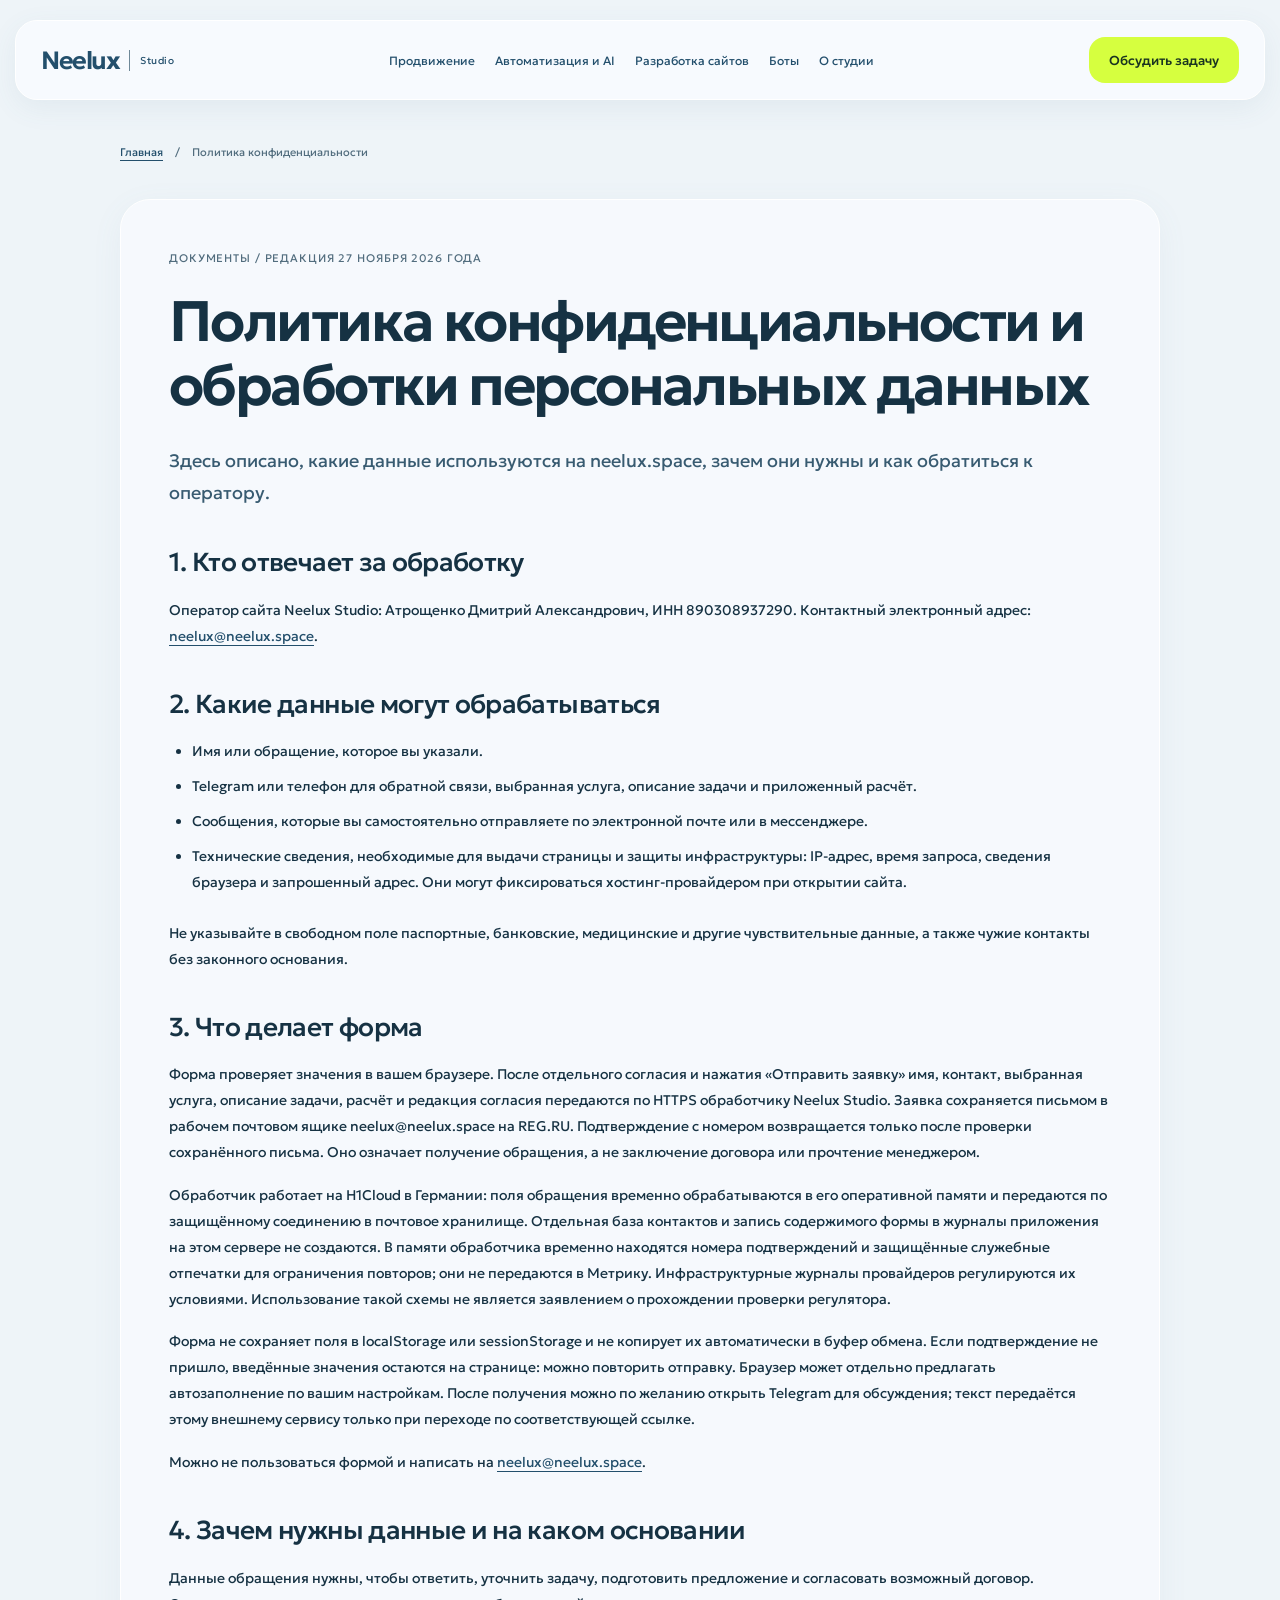
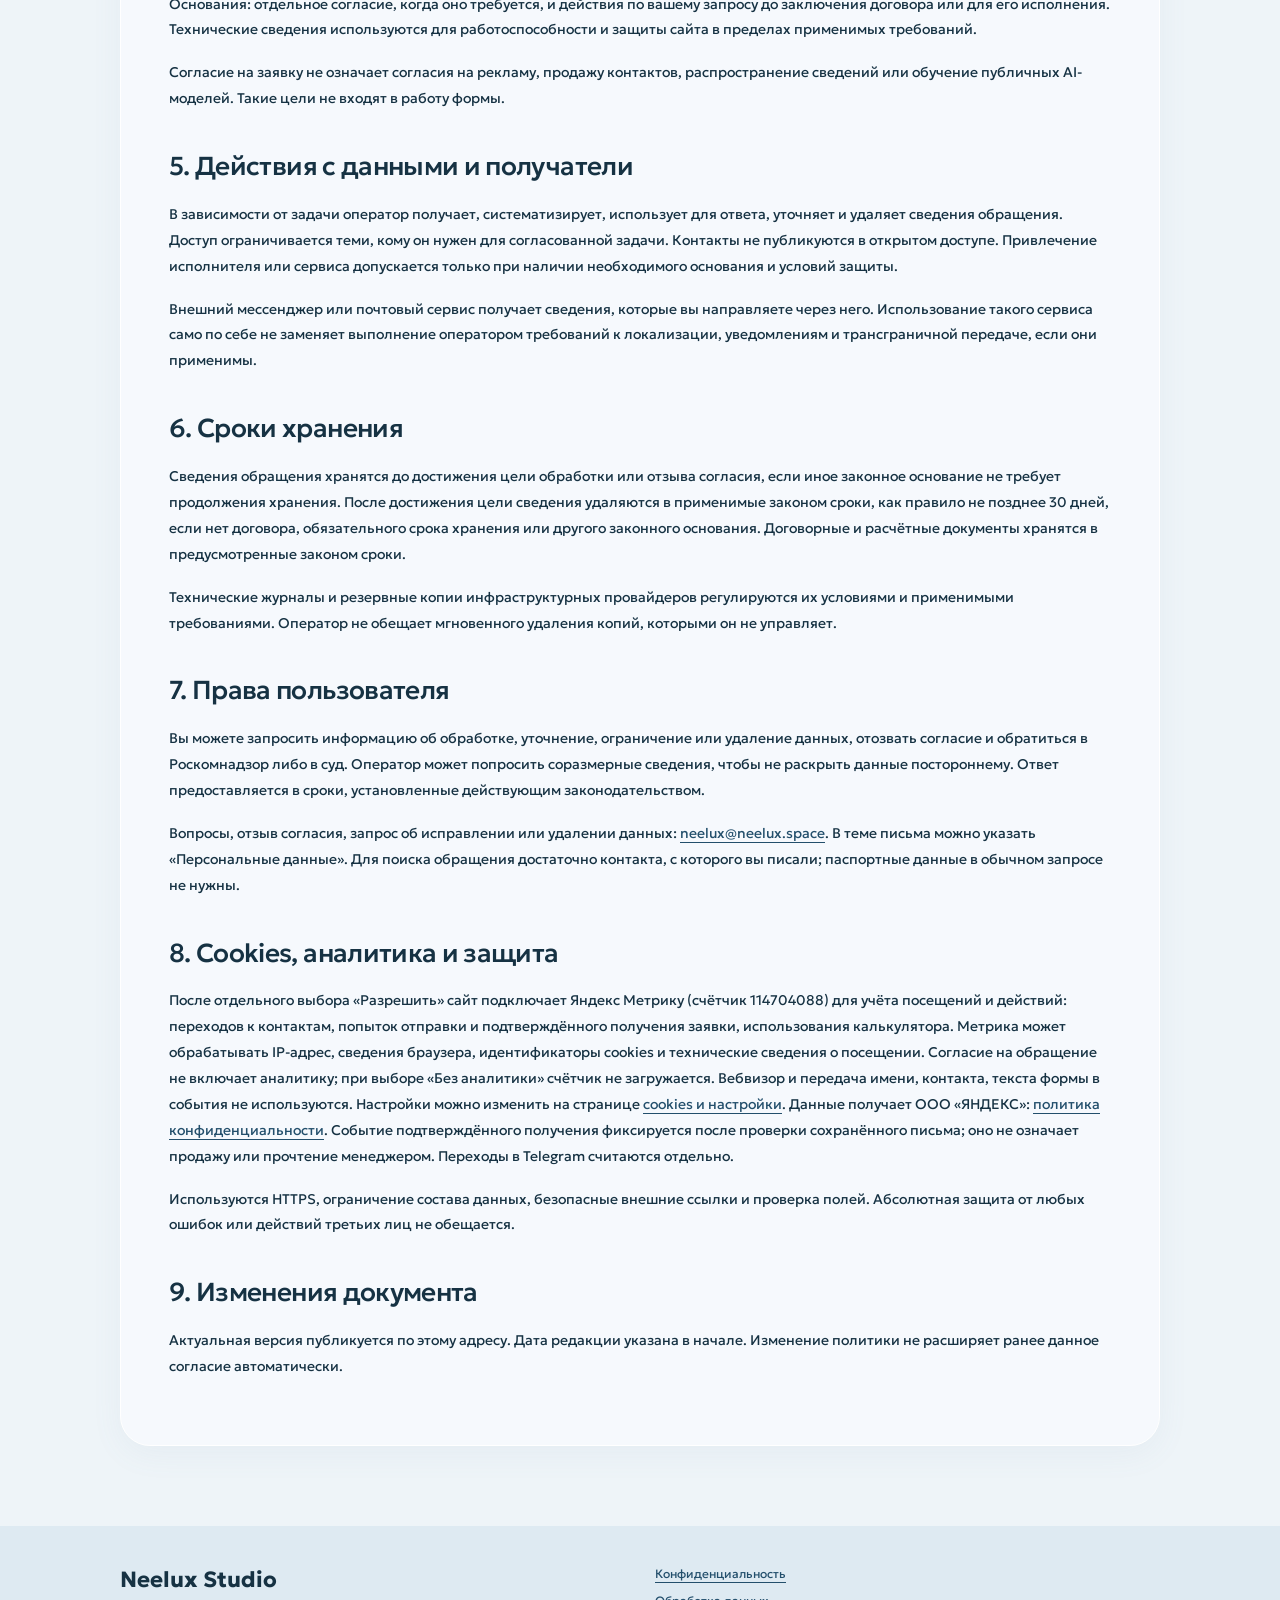
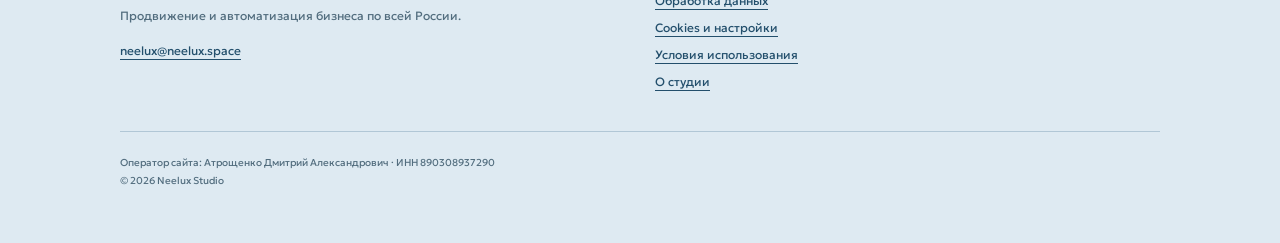
<file: privacy.html>
<!doctype html><html lang="ru"><head><meta http-equiv="Content-Security-Policy" content="default-src 'self'; script-src 'self' https://mc.yandex.ru 'sha256-bYowenQqxZMYQ4zXlqSv2wx3evvxvMl7G9zVnFu91V8=' 'sha256-QIP3CLXAr0DqjEXTTZl0m2GQzRm03LV8+fyOHqiGd/M=' 'sha256-hbOHZ7/UOflvZkGOg4G/DJY96XEviTogLqPoNlvlD3o=' 'sha256-81wEFmZ3OXklo0gIBZ+ngFuS64eLbVeHTTYXQNSrXPs=' 'sha256-DZ0VdgSGHZvRTTo2pJKzizP0c1x2WAzoJHtly0HP9OA=' 'sha256-pRlvUw+kEEPcfzlp9B+5tc1V2S9vJfrkmJBjhxkoKPc=' 'sha256-ggRfzshLEFvVt+iGUOoVye08ETVJ+ofjrTDuwk9t5ig=' 'sha256-vEssql+gASzkqpo50mt+VDHF1AygFVRWe3IiSh5h7Uw='; script-src-attr 'none'; style-src 'self' 'unsafe-inline'; img-src 'self' data: blob: https://mc.yandex.ru https://mc.yandex.com; font-src 'self'; connect-src 'self' https://neelux-receipts.179-254-115-142.sslip.io https://mc.yandex.ru https://mc.yandex.com; object-src 'none'; base-uri 'self'; form-action 'none'"><meta name="referrer" content="strict-origin-when-cross-origin"><meta charset="utf-8"><link rel="preload" as="font" type="font/woff2" href="/fonts/33c7fa548616b5f106.woff2" crossorigin="anonymous"><link rel="preload" as="font" type="font/woff2" href="/fonts/25d318ff543c2107f4.woff2" crossorigin="anonymous"><meta name="viewport" content="width=device-width,initial-scale=1"><title>Политика конфиденциальности — Neelux Studio</title><meta name="description" content="Политика конфиденциальности сайта neelux.space. Оператор, цели обработки и контакты для обращений."><meta name="robots" content="noindex,follow"><link rel="canonical" href="https://neelux.space/privacy.html"><meta property="og:type" content="website"><meta property="og:locale" content="ru_RU"><meta property="og:title" content="Политика конфиденциальности — Neelux Studio"><meta property="og:description" content="Политика конфиденциальности сайта neelux.space. Оператор, цели обработки и контакты для обращений."><meta property="og:url" content="https://neelux.space/privacy.html"><meta property="og:image" content="https://neelux.space/og-cover.jpg"><link rel="icon" href="/logo-n.webp"><link rel="stylesheet" href="/fonts/site-fonts.css"><link rel="stylesheet" href="/documents.css"><script type="application/ld+json">{"@context":"https://schema.org","@graph":[{"@type":"Organization","@id":"https://neelux.space/#organization","name":"Neelux Studio","url":"https://neelux.space/","email":"neelux@neelux.space","areaServed":{"@type":"Country","name":"Россия"},"sameAs":["https://instagram.com/neelux1","https://t.me/neelux_bot"]}]}</script><link rel="stylesheet" href="/analytics.css"><script src="/analytics.js" defer></script></head><body><a class="skip" href="#content">К содержанию</a><header><a class="brand" href="/">Neelux<span>Studio</span></a><nav aria-label="Главная навигация"><a href="/services/business-promotion.html">Продвижение</a><a href="/services/business-automation.html">Автоматизация и AI</a><a href="/services/website-development.html">Разработка сайтов</a><a href="/services/telegram-bots.html">Боты</a><a href="/about.html">О студии</a></nav><a class="button" href="/#contact">Обсудить задачу</a></header><main id="content"><div class="breadcrumbs"><a href="/">Главная</a><span>/</span><span>Политика конфиденциальности</span></div><article class="document"><p class="eyebrow">Документы / редакция 27 ноября 2026 года</p><h1>Политика конфиденциальности и обработки персональных данных</h1><p class="lead">Здесь описано, какие данные используются на neelux.space, зачем они нужны и как обратиться к оператору.</p>
<h2>1. Кто отвечает за обработку</h2><p>Оператор сайта Neelux Studio: Атрощенко Дмитрий Александрович, ИНН 890308937290. Контактный электронный адрес: <a href="mailto:neelux@neelux.space">neelux@neelux.space</a>.</p>
<h2>2. Какие данные могут обрабатываться</h2><ul><li>Имя или обращение, которое вы указали.</li><li>Telegram или телефон для обратной связи, выбранная услуга, описание задачи и приложенный расчёт.</li><li>Сообщения, которые вы самостоятельно отправляете по электронной почте или в мессенджере.</li><li>Технические сведения, необходимые для выдачи страницы и защиты инфраструктуры: IP-адрес, время запроса, сведения браузера и запрошенный адрес. Они могут фиксироваться хостинг-провайдером при открытии сайта.</li></ul><p>Не указывайте в свободном поле паспортные, банковские, медицинские и другие чувствительные данные, а также чужие контакты без законного основания.</p>
<h2>3. Что делает форма</h2><p>Форма проверяет значения в вашем браузере. После отдельного согласия и нажатия «Отправить заявку» имя, контакт, выбранная услуга, описание задачи, расчёт и редакция согласия передаются по HTTPS обработчику Neelux Studio. Заявка сохраняется письмом в рабочем почтовом ящике neelux@neelux.space на REG.RU. Подтверждение с номером возвращается только после проверки сохранённого письма. Оно означает получение обращения, а не заключение договора или прочтение менеджером.</p><p>Обработчик работает на H1Cloud в Германии: поля обращения временно обрабатываются в его оперативной памяти и передаются по защищённому соединению в почтовое хранилище. Отдельная база контактов и запись содержимого формы в журналы приложения на этом сервере не создаются. В памяти обработчика временно находятся номера подтверждений и защищённые служебные отпечатки для ограничения повторов; они не передаются в Метрику. Инфраструктурные журналы провайдеров регулируются их условиями. Использование такой схемы не является заявлением о прохождении проверки регулятора.</p><p>Форма не сохраняет поля в localStorage или sessionStorage и не копирует их автоматически в буфер обмена. Если подтверждение не пришло, введённые значения остаются на странице: можно повторить отправку. Браузер может отдельно предлагать автозаполнение по вашим настройкам. После получения можно по желанию открыть Telegram для обсуждения; текст передаётся этому внешнему сервису только при переходе по соответствующей ссылке.</p><p>Можно не пользоваться формой и написать на <a href="mailto:neelux@neelux.space">neelux@neelux.space</a>.</p>
<h2>4. Зачем нужны данные и на каком основании</h2><p>Данные обращения нужны, чтобы ответить, уточнить задачу, подготовить предложение и согласовать возможный договор. Основания: отдельное согласие, когда оно требуется, и действия по вашему запросу до заключения договора или для его исполнения. Технические сведения используются для работоспособности и защиты сайта в пределах применимых требований.</p><p>Согласие на заявку не означает согласия на рекламу, продажу контактов, распространение сведений или обучение публичных AI-моделей. Такие цели не входят в работу формы.</p>
<h2>5. Действия с данными и получатели</h2><p>В зависимости от задачи оператор получает, систематизирует, использует для ответа, уточняет и удаляет сведения обращения. Доступ ограничивается теми, кому он нужен для согласованной задачи. Контакты не публикуются в открытом доступе. Привлечение исполнителя или сервиса допускается только при наличии необходимого основания и условий защиты.</p><p>Внешний мессенджер или почтовый сервис получает сведения, которые вы направляете через него. Использование такого сервиса само по себе не заменяет выполнение оператором требований к локализации, уведомлениям и трансграничной передаче, если они применимы.</p>
<h2>6. Сроки хранения</h2><p>Сведения обращения хранятся до достижения цели обработки или отзыва согласия, если иное законное основание не требует продолжения хранения. После достижения цели сведения удаляются в применимые законом сроки, как правило не позднее 30 дней, если нет договора, обязательного срока хранения или другого законного основания. Договорные и расчётные документы хранятся в предусмотренные законом сроки.</p><p>Технические журналы и резервные копии инфраструктурных провайдеров регулируются их условиями и применимыми требованиями. Оператор не обещает мгновенного удаления копий, которыми он не управляет.</p>
<h2>7. Права пользователя</h2><p>Вы можете запросить информацию об обработке, уточнение, ограничение или удаление данных, отозвать согласие и обратиться в Роскомнадзор либо в суд. Оператор может попросить соразмерные сведения, чтобы не раскрыть данные постороннему. Ответ предоставляется в сроки, установленные действующим законодательством.</p><p>Вопросы, отзыв согласия, запрос об исправлении или удалении данных: <a href="mailto:neelux@neelux.space">neelux@neelux.space</a>. В теме письма можно указать «Персональные данные». Для поиска обращения достаточно контакта, с которого вы писали; паспортные данные в обычном запросе не нужны.</p>
<h2>8. Cookies, аналитика и защита</h2><p>После отдельного выбора «Разрешить» сайт подключает Яндекс Метрику (счётчик 114704088) для учёта посещений и действий: переходов к контактам, попыток отправки и подтверждённого получения заявки, использования калькулятора. Метрика может обрабатывать IP-адрес, сведения браузера, идентификаторы cookies и технические сведения о посещении. Согласие на обращение не включает аналитику; при выборе «Без аналитики» счётчик не загружается. Вебвизор и передача имени, контакта, текста формы в события не используются. Настройки можно изменить на странице <a href="/cookies.html">cookies и настройки</a>. Данные получает ООО «ЯНДЕКС»: <a href="https://yandex.ru/legal/confidential/" target="_blank" rel="noopener noreferrer">политика конфиденциальности</a>. Событие подтверждённого получения фиксируется после проверки сохранённого письма; оно не означает продажу или прочтение менеджером. Переходы в Telegram считаются отдельно.</p><p>Используются HTTPS, ограничение состава данных, безопасные внешние ссылки и проверка полей. Абсолютная защита от любых ошибок или действий третьих лиц не обещается.</p><h2>9. Изменения документа</h2><p>Актуальная версия публикуется по этому адресу. Дата редакции указана в начале. Изменение политики не расширяет ранее данное согласие автоматически.</p></article></main><footer><div><strong>Neelux Studio</strong><p>Продвижение и автоматизация бизнеса по всей России.</p><a href="mailto:neelux@neelux.space">neelux@neelux.space</a></div><nav aria-label="Документы"><a href="/privacy.html">Конфиденциальность</a><a href="/consent.html">Обработка данных</a><a href="/cookies.html">Cookies и настройки</a><a href="/terms.html">Условия использования</a><a href="/about.html">О студии</a></nav><p class="operator">Оператор сайта: Атрощенко Дмитрий Александрович · ИНН 890308937290<br>© 2026 Neelux Studio</p></footer></body></html>
</file>
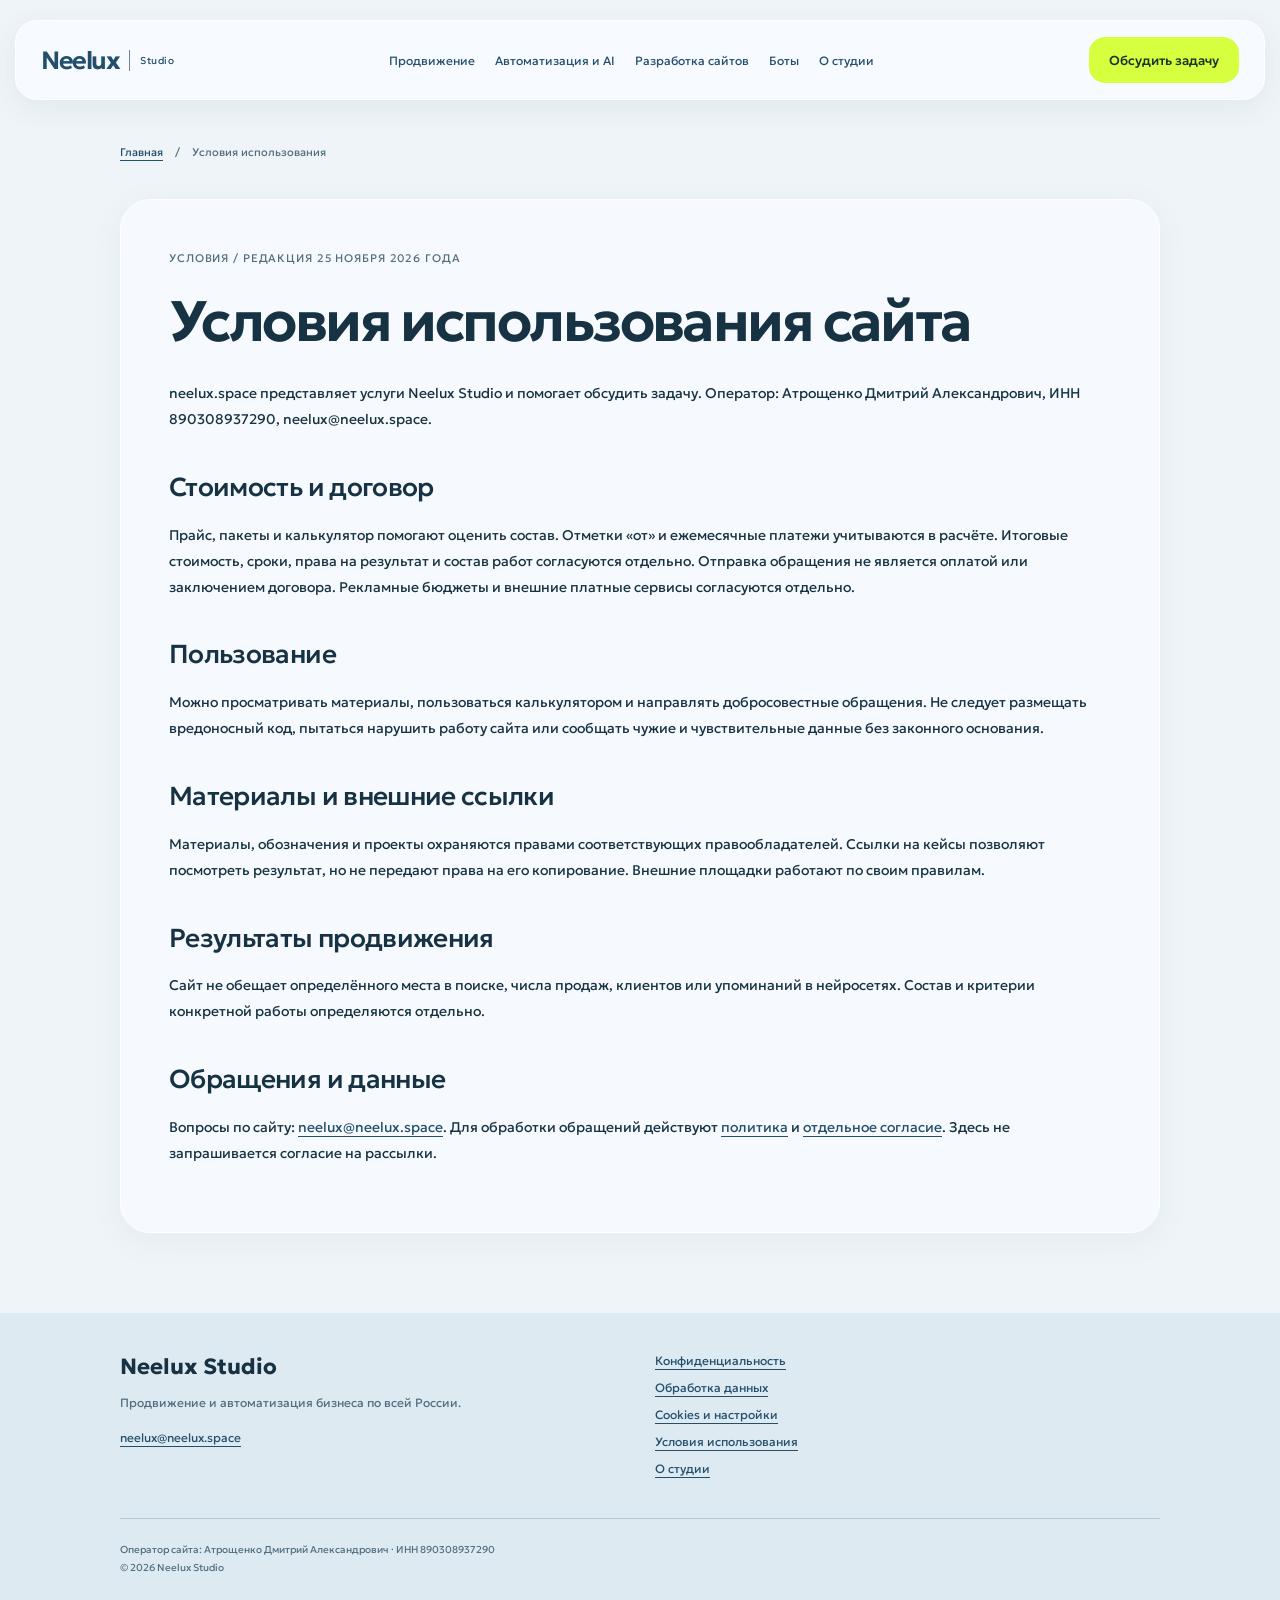
<file: terms.html>
<!doctype html><html lang="ru"><head><meta http-equiv="Content-Security-Policy" content="default-src 'self'; script-src 'self' https://mc.yandex.ru 'sha256-bYowenQqxZMYQ4zXlqSv2wx3evvxvMl7G9zVnFu91V8=' 'sha256-QIP3CLXAr0DqjEXTTZl0m2GQzRm03LV8+fyOHqiGd/M=' 'sha256-hbOHZ7/UOflvZkGOg4G/DJY96XEviTogLqPoNlvlD3o=' 'sha256-81wEFmZ3OXklo0gIBZ+ngFuS64eLbVeHTTYXQNSrXPs=' 'sha256-DZ0VdgSGHZvRTTo2pJKzizP0c1x2WAzoJHtly0HP9OA=' 'sha256-pRlvUw+kEEPcfzlp9B+5tc1V2S9vJfrkmJBjhxkoKPc=' 'sha256-ggRfzshLEFvVt+iGUOoVye08ETVJ+ofjrTDuwk9t5ig=' 'sha256-vEssql+gASzkqpo50mt+VDHF1AygFVRWe3IiSh5h7Uw='; script-src-attr 'none'; style-src 'self' 'unsafe-inline'; img-src 'self' data: blob: https://mc.yandex.ru https://mc.yandex.com; font-src 'self'; connect-src 'self' https://mc.yandex.ru https://mc.yandex.com; object-src 'none'; base-uri 'self'; form-action 'none'"><meta name="referrer" content="strict-origin-when-cross-origin"><meta charset="utf-8"><link rel="preload" as="font" type="font/woff2" href="/fonts/33c7fa548616b5f106.woff2" crossorigin="anonymous"><link rel="preload" as="font" type="font/woff2" href="/fonts/25d318ff543c2107f4.woff2" crossorigin="anonymous"><meta name="viewport" content="width=device-width,initial-scale=1"><title>Условия использования — Neelux Studio</title><meta name="description" content="Условия использования сайта neelux.space. Оператор, цели обработки и контакты для обращений."><meta name="robots" content="noindex,follow"><link rel="canonical" href="https://neelux.space/terms.html"><meta property="og:type" content="website"><meta property="og:locale" content="ru_RU"><meta property="og:title" content="Условия использования — Neelux Studio"><meta property="og:description" content="Условия использования сайта neelux.space. Оператор, цели обработки и контакты для обращений."><meta property="og:url" content="https://neelux.space/terms.html"><meta property="og:image" content="https://neelux.space/og-cover.jpg"><link rel="icon" href="/logo-n.webp"><link rel="stylesheet" href="/fonts/site-fonts.css"><link rel="stylesheet" href="/documents.css"><script type="application/ld+json">{"@context":"https://schema.org","@graph":[{"@type":"Organization","@id":"https://neelux.space/#organization","name":"Neelux Studio","url":"https://neelux.space/","email":"neelux@neelux.space","areaServed":{"@type":"Country","name":"Россия"},"sameAs":["https://instagram.com/neelux1","https://t.me/neelux_bot"]}]}</script><link rel="stylesheet" href="/analytics.css"><script src="/analytics.js" defer></script></head><body><a class="skip" href="#content">К содержанию</a><header><a class="brand" href="/">Neelux<span>Studio</span></a><nav aria-label="Главная навигация"><a href="/services/business-promotion.html">Продвижение</a><a href="/services/business-automation.html">Автоматизация и AI</a><a href="/services/website-development.html">Разработка сайтов</a><a href="/services/telegram-bots.html">Боты</a><a href="/about.html">О студии</a></nav><a class="button" href="/#contact">Обсудить задачу</a></header><main id="content"><div class="breadcrumbs"><a href="/">Главная</a><span>/</span><span>Условия использования</span></div><article class="document"><p class="eyebrow">Условия / редакция 25 ноября 2026 года</p><h1>Условия использования сайта</h1><p>neelux.space представляет услуги Neelux Studio и помогает обсудить задачу. Оператор: Атрощенко Дмитрий Александрович, ИНН 890308937290, neelux@neelux.space.</p><h2>Стоимость и договор</h2><p>Прайс, пакеты и калькулятор помогают оценить состав. Отметки «от» и ежемесячные платежи учитываются в расчёте. Итоговые стоимость, сроки, права на результат и состав работ согласуются отдельно. Отправка обращения не является оплатой или заключением договора. Рекламные бюджеты и внешние платные сервисы согласуются отдельно.</p><h2>Пользование</h2><p>Можно просматривать материалы, пользоваться калькулятором и направлять добросовестные обращения. Не следует размещать вредоносный код, пытаться нарушить работу сайта или сообщать чужие и чувствительные данные без законного основания.</p><h2>Материалы и внешние ссылки</h2><p>Материалы, обозначения и проекты охраняются правами соответствующих правообладателей. Ссылки на кейсы позволяют посмотреть результат, но не передают права на его копирование. Внешние площадки работают по своим правилам.</p><h2>Результаты продвижения</h2><p>Сайт не обещает определённого места в поиске, числа продаж, клиентов или упоминаний в нейросетях. Состав и критерии конкретной работы определяются отдельно.</p><h2>Обращения и данные</h2><p>Вопросы по сайту: <a href="mailto:neelux@neelux.space">neelux@neelux.space</a>. Для обработки обращений действуют <a href="/privacy.html">политика</a> и <a href="/consent.html">отдельное согласие</a>. Здесь не запрашивается согласие на рассылки.</p></article></main><footer><div><strong>Neelux Studio</strong><p>Продвижение и автоматизация бизнеса по всей России.</p><a href="mailto:neelux@neelux.space">neelux@neelux.space</a></div><nav aria-label="Документы"><a href="/privacy.html">Конфиденциальность</a><a href="/consent.html">Обработка данных</a><a href="/cookies.html">Cookies и настройки</a><a href="/terms.html">Условия использования</a><a href="/about.html">О студии</a></nav><p class="operator">Оператор сайта: Атрощенко Дмитрий Александрович · ИНН 890308937290<br>© 2026 Neelux Studio</p></footer></body></html>
</file>
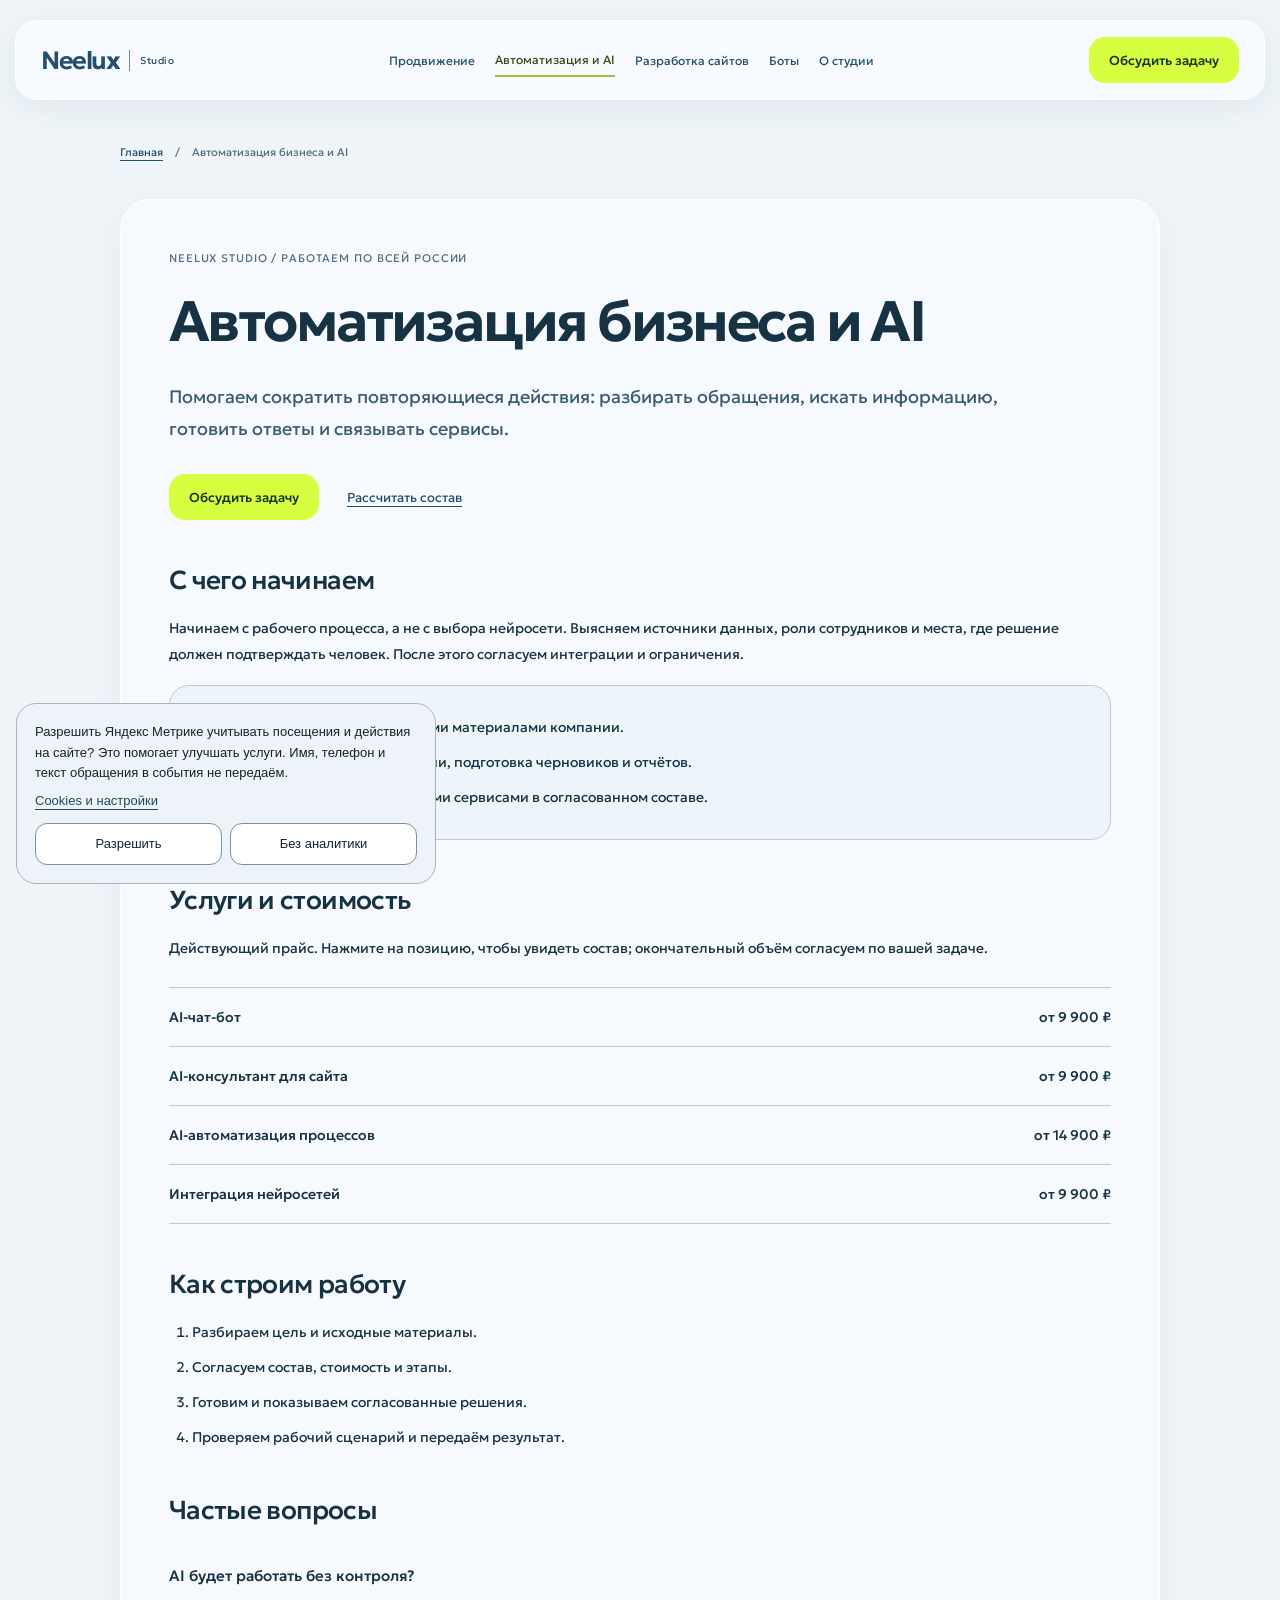
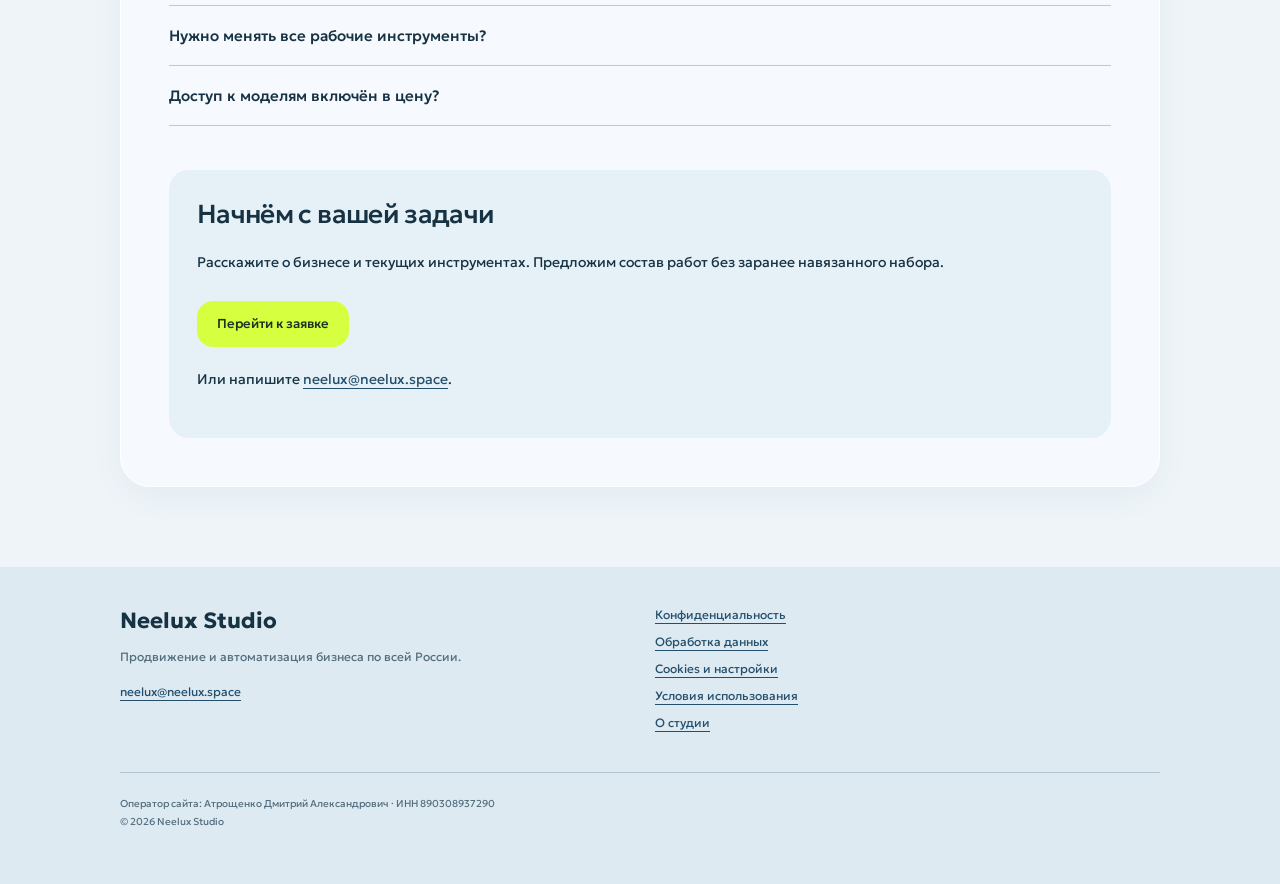
<file: services/business-automation.html>
<!doctype html><html lang="ru"><head><meta http-equiv="Content-Security-Policy" content="default-src 'self'; script-src 'self' https://mc.yandex.ru 'sha256-bYowenQqxZMYQ4zXlqSv2wx3evvxvMl7G9zVnFu91V8=' 'sha256-QIP3CLXAr0DqjEXTTZl0m2GQzRm03LV8+fyOHqiGd/M=' 'sha256-hbOHZ7/UOflvZkGOg4G/DJY96XEviTogLqPoNlvlD3o=' 'sha256-81wEFmZ3OXklo0gIBZ+ngFuS64eLbVeHTTYXQNSrXPs=' 'sha256-DZ0VdgSGHZvRTTo2pJKzizP0c1x2WAzoJHtly0HP9OA=' 'sha256-pRlvUw+kEEPcfzlp9B+5tc1V2S9vJfrkmJBjhxkoKPc=' 'sha256-ggRfzshLEFvVt+iGUOoVye08ETVJ+ofjrTDuwk9t5ig=' 'sha256-vEssql+gASzkqpo50mt+VDHF1AygFVRWe3IiSh5h7Uw='; script-src-attr 'none'; style-src 'self' 'unsafe-inline'; img-src 'self' data: blob: https://mc.yandex.ru https://mc.yandex.com; font-src 'self'; connect-src 'self' https://mc.yandex.ru https://mc.yandex.com; object-src 'none'; base-uri 'self'; form-action 'none'"><meta name="referrer" content="strict-origin-when-cross-origin"><meta charset="utf-8"><link rel="preload" as="font" type="font/woff2" href="/fonts/33c7fa548616b5f106.woff2" crossorigin="anonymous"><link rel="preload" as="font" type="font/woff2" href="/fonts/25d318ff543c2107f4.woff2" crossorigin="anonymous"><meta name="viewport" content="width=device-width,initial-scale=1"><title>Автоматизация бизнеса, CRM и AI по России — Neelux Studio</title><meta name="description" content="Автоматизация бизнеса по всей России: CRM, личные кабинеты, запись, интеграции и AI. Связываем сервисы и сокращаем ручные операции. Услуги и цены студии."><meta name="robots" content="index,follow,max-image-preview:large"><link rel="canonical" href="https://neelux.space/services/business-automation.html"><meta property="og:type" content="website"><meta property="og:locale" content="ru_RU"><meta property="og:title" content="Автоматизация бизнеса, CRM и AI по России — Neelux Studio"><meta property="og:description" content="Автоматизация бизнеса по всей России: CRM, личные кабинеты, запись, интеграции и AI. Связываем сервисы и сокращаем ручные операции. Услуги и цены студии."><meta property="og:url" content="https://neelux.space/services/business-automation.html"><meta property="og:image" content="https://neelux.space/og-cover.jpg"><link rel="icon" href="/logo-n.webp"><link rel="stylesheet" href="/fonts/site-fonts.css"><link rel="stylesheet" href="/documents.css"><script type="application/ld+json">{"@context":"https://schema.org","@graph":[{"@type":"Organization","name":"Neelux Studio","url":"https://neelux.space/","description":"Комплексное продвижение и автоматизация бизнеса: поиск, реклама, сайты, CRM, боты и AI.","sameAs":["https://t.me/neelux_bot","https://instagram.com/neelux1","https://tiktok.com/@neelux0","https://yandex.ru/profile/156557378853"],"contactPoint":[{"@type":"ContactPoint","contactType":"sales","url":"https://t.me/xwias","availableLanguage":["ru"]},{"@type":"ContactPoint","contactType":"customer support","email":"neelux@neelux.space","availableLanguage":["ru"]}],"@id":"https://neelux.space/#organization","logo":"https://neelux.space/logo-n.webp","areaServed":{"@type":"Country","name":"Россия"},"alternateName":"Neelux","email":"neelux@neelux.space","taxID":"890308937290","mainEntityOfPage":{"@id":"https://neelux.space/about.html#webpage"}},{"@type":"WebSite","@id":"https://neelux.space/#website","url":"https://neelux.space/","name":"Neelux Studio","alternateName":"Neelux","inLanguage":"ru-RU","publisher":{"@id":"https://neelux.space/#organization"}},{"@type":"WebPage","@id":"https://neelux.space/services/business-automation.html#webpage","url":"https://neelux.space/services/business-automation.html","name":"Автоматизация бизнеса и AI","description":"Помогаем сократить повторяющиеся действия: разбирать обращения, искать информацию, готовить ответы и связывать сервисы.","inLanguage":"ru-RU","isPartOf":{"@id":"https://neelux.space/#website"},"publisher":{"@id":"https://neelux.space/#organization"},"mainEntity":{"@id":"https://neelux.space/#service-ai"},"breadcrumb":{"@id":"https://neelux.space/services/business-automation.html#breadcrumbs"}},{"@type":"Service","@id":"https://neelux.space/#service-ai","name":"Автоматизация бизнеса и AI","description":"Помогаем сократить повторяющиеся действия: разбирать обращения, искать информацию, готовить ответы и связывать сервисы.","url":"https://neelux.space/services/business-automation.html","provider":{"@id":"https://neelux.space/#organization"},"areaServed":{"@type":"Country","name":"Россия"},"mainEntityOfPage":{"@id":"https://neelux.space/services/business-automation.html#webpage"}},{"@type":"BreadcrumbList","@id":"https://neelux.space/services/business-automation.html#breadcrumbs","itemListElement":[{"@type":"ListItem","position":1,"name":"Главная","item":"https://neelux.space/"},{"@type":"ListItem","position":2,"name":"Автоматизация бизнеса и AI","item":"https://neelux.space/services/business-automation.html"}]},{"@type":"FAQPage","@id":"https://neelux.space/services/business-automation.html#faq","url":"https://neelux.space/services/business-automation.html","inLanguage":"ru-RU","isPartOf":{"@id":"https://neelux.space/services/business-automation.html#webpage"},"mainEntity":[{"@type":"Question","@id":"https://neelux.space/services/business-automation.html#question-1","name":"AI будет работать без контроля?","acceptedAnswer":{"@type":"Answer","text":"Для каждого сценария отдельно определяем допустимые действия и передачу задачи сотруднику. Критические решения нельзя автоматически считать безошибочными."}},{"@type":"Question","@id":"https://neelux.space/services/business-automation.html#question-2","name":"Нужно менять все рабочие инструменты?","acceptedAnswer":{"@type":"Answer","text":"Не обязательно. Сначала изучим используемые сервисы и проверим доступные способы интеграции."}},{"@type":"Question","@id":"https://neelux.space/services/business-automation.html#question-3","name":"Доступ к моделям включён в цену?","acceptedAnswer":{"@type":"Answer","text":"В прайсе указаны работы. Стоимость API, лицензий и внешних сервисов уточняется отдельно до подключения."}}]}]}</script><link rel="stylesheet" href="/analytics.css"><script src="/analytics.js" defer></script></head><body><a class="skip" href="#content">К содержанию</a><header><a class="brand" href="/">Neelux<span>Studio</span></a><nav aria-label="Главная навигация"><a href="/services/business-promotion.html">Продвижение</a><a href="/services/business-automation.html" aria-current="page">Автоматизация и AI</a><a href="/services/website-development.html">Разработка сайтов</a><a href="/services/telegram-bots.html">Боты</a><a href="/about.html">О студии</a></nav><a class="button" href="/#contact">Обсудить задачу</a></header><main id="content"><div class="breadcrumbs"><a href="/">Главная</a><span>/</span><span>Автоматизация бизнеса и AI</span></div><article class="service-page"><p class="eyebrow">Neelux Studio / Работаем по всей России</p><h1>Автоматизация бизнеса и AI</h1><p class="lead">Помогаем сократить повторяющиеся действия: разбирать обращения, искать информацию, готовить ответы и связывать сервисы.</p><div class="actions"><a class="button" href="/#contact">Обсудить задачу</a><a class="text-link" href="/#calc">Рассчитать состав</a></div><section><h2>С чего начинаем</h2><p>Начинаем с рабочего процесса, а не с выбора нейросети. Выясняем источники данных, роли сотрудников и места, где решение должен подтверждать человек. После этого согласуем интеграции и ограничения.</p><ul class="use-cases"><li>AI-консультант с согласованными материалами компании.</li><li>Обработка текста и информации, подготовка черновиков и отчётов.</li><li>Связка с CRM, ботами и рабочими сервисами в согласованном составе.</li></ul></section><section><h2>Услуги и стоимость</h2><p>Действующий прайс. Нажмите на позицию, чтобы увидеть состав; окончательный объём согласуем по вашей задаче.</p><div class="price-list"><details><summary><strong>AI-чат-бот</strong><span>от 9 900 ₽</span></summary><p>Ответы на основе ваших материалов с передачей диалога человеку</p><ul><li>Обучение на ваших материалах</li><li>Передача диалога человеку</li><li>Telegram или сайт</li></ul><a href="/#contact">Обсудить эту услугу</a></details><details><summary><strong>AI-консультант для сайта</strong><span>от 9 900 ₽</span></summary><p>Виджет, который отвечает об услугах и помогает оставить контакт</p><ul><li>Виджет на сайте</li><li>Ответы по услугам и ценам</li><li>Сбор контактов</li></ul><a href="/#contact">Обсудить эту услугу</a></details><details><summary><strong>AI-автоматизация процессов</strong><span>от 14 900 ₽</span></summary><p>Сценарии обработки обращений, текстов и отчётов с контролем качества</p><ul><li>Разбор рутинных процессов</li><li>Сценарии автоматизации</li><li>Контроль качества ответов</li></ul><a href="/#contact">Обсудить эту услугу</a></details><details><summary><strong>Интеграция нейросетей</strong><span>от 9 900 ₽</span></summary><p>Подбор модели и подключение нейросети к вашему продукту</p><ul><li>Подбор модели под задачу</li><li>Подключение по API</li><li>Ограничения и безопасность</li></ul><a href="/#contact">Обсудить эту услугу</a></details></div></section><section><h2>Как строим работу</h2><ol class="steps"><li>Разбираем цель и исходные материалы.</li><li>Согласуем состав, стоимость и этапы.</li><li>Готовим и показываем согласованные решения.</li><li>Проверяем рабочий сценарий и передаём результат.</li></ol></section><section><h2>Частые вопросы</h2><details class="faq"><summary>AI будет работать без контроля?</summary><p>Для каждого сценария отдельно определяем допустимые действия и передачу задачи сотруднику. Критические решения нельзя автоматически считать безошибочными.</p></details><details class="faq"><summary>Нужно менять все рабочие инструменты?</summary><p>Не обязательно. Сначала изучим используемые сервисы и проверим доступные способы интеграции.</p></details><details class="faq"><summary>Доступ к моделям включён в цену?</summary><p>В прайсе указаны работы. Стоимость API, лицензий и внешних сервисов уточняется отдельно до подключения.</p></details></section><section class="callout"><h2>Начнём с вашей задачи</h2><p>Расскажите о бизнесе и текущих инструментах. Предложим состав работ без заранее навязанного набора.</p><a class="button" href="/#contact">Перейти к заявке</a><p>Или напишите <a href="mailto:neelux@neelux.space">neelux@neelux.space</a>.</p></section></article></main><footer><div><strong>Neelux Studio</strong><p>Продвижение и автоматизация бизнеса по всей России.</p><a href="mailto:neelux@neelux.space">neelux@neelux.space</a></div><nav aria-label="Документы"><a href="/privacy.html">Конфиденциальность</a><a href="/consent.html">Обработка данных</a><a href="/cookies.html">Cookies и настройки</a><a href="/terms.html">Условия использования</a><a href="/about.html">О студии</a></nav><p class="operator">Оператор сайта: Атрощенко Дмитрий Александрович · ИНН 890308937290<br>© 2026 Neelux Studio</p></footer></body></html>
</file>
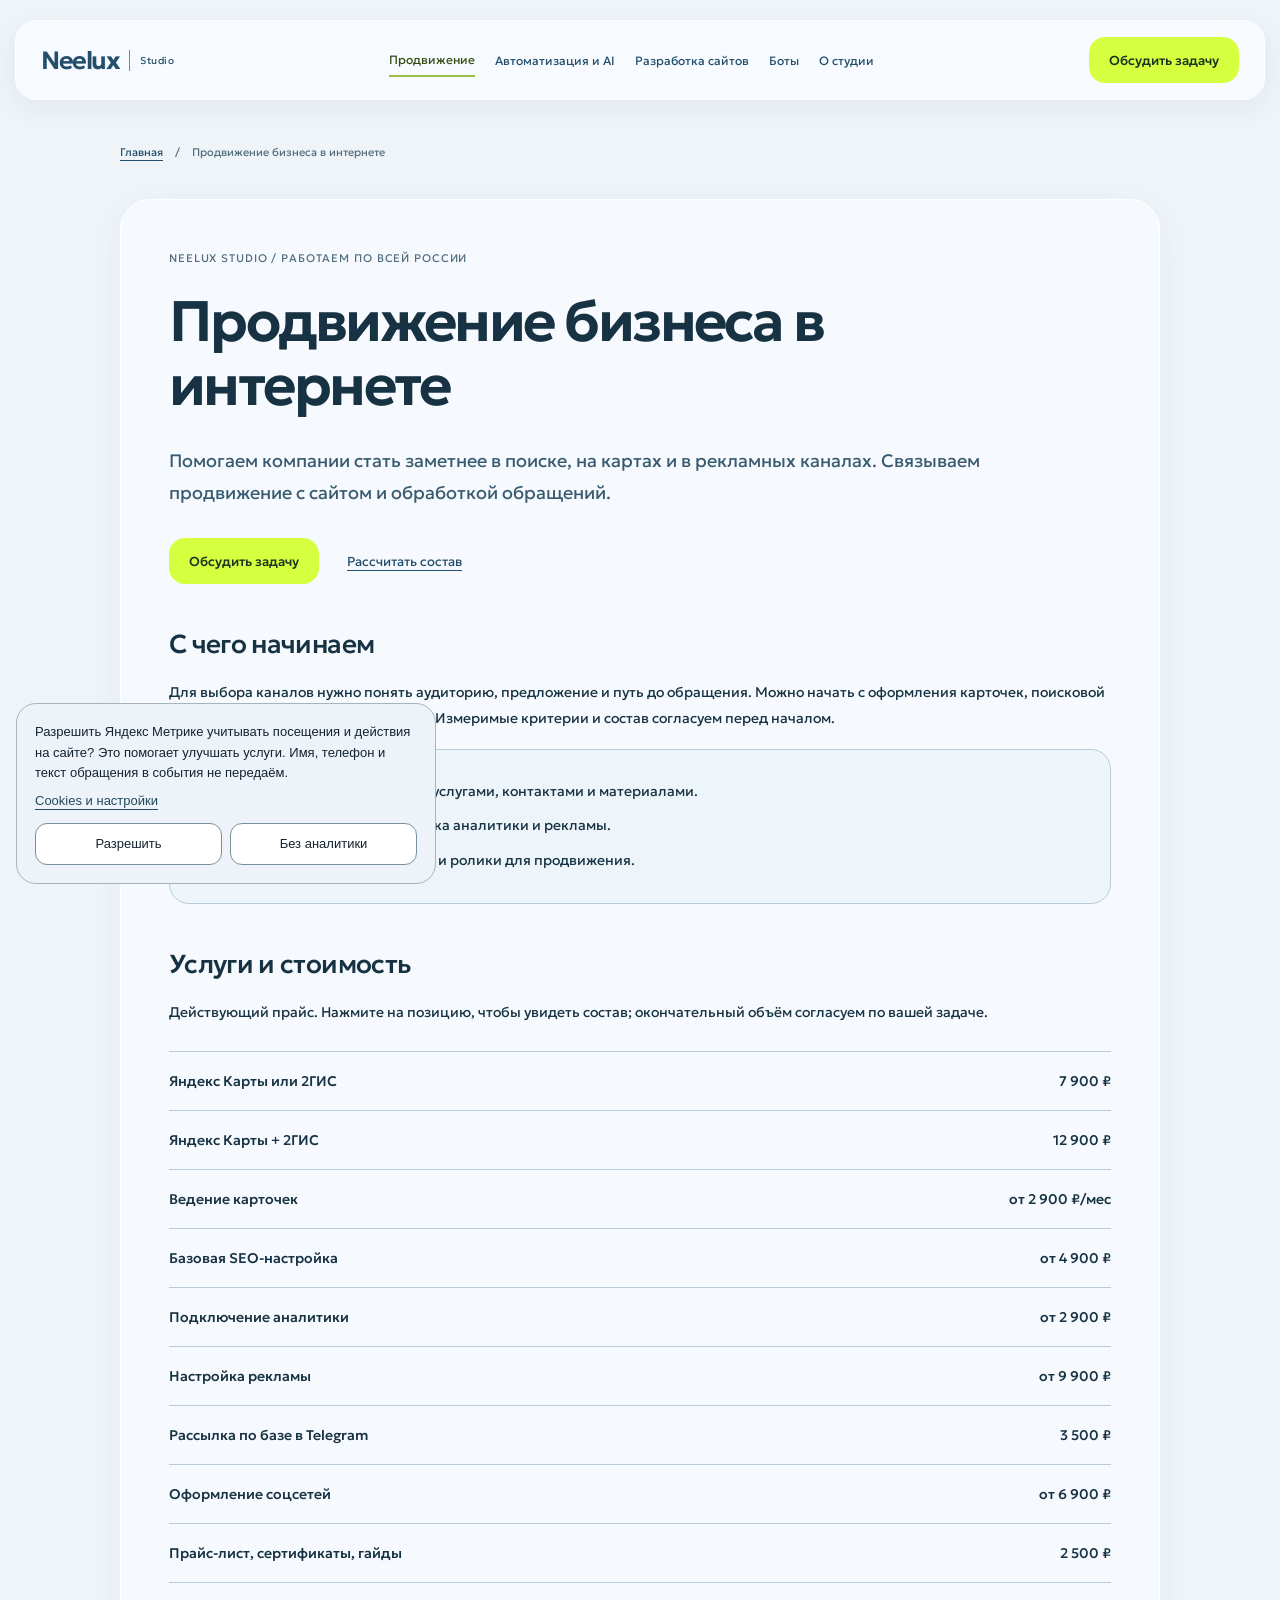
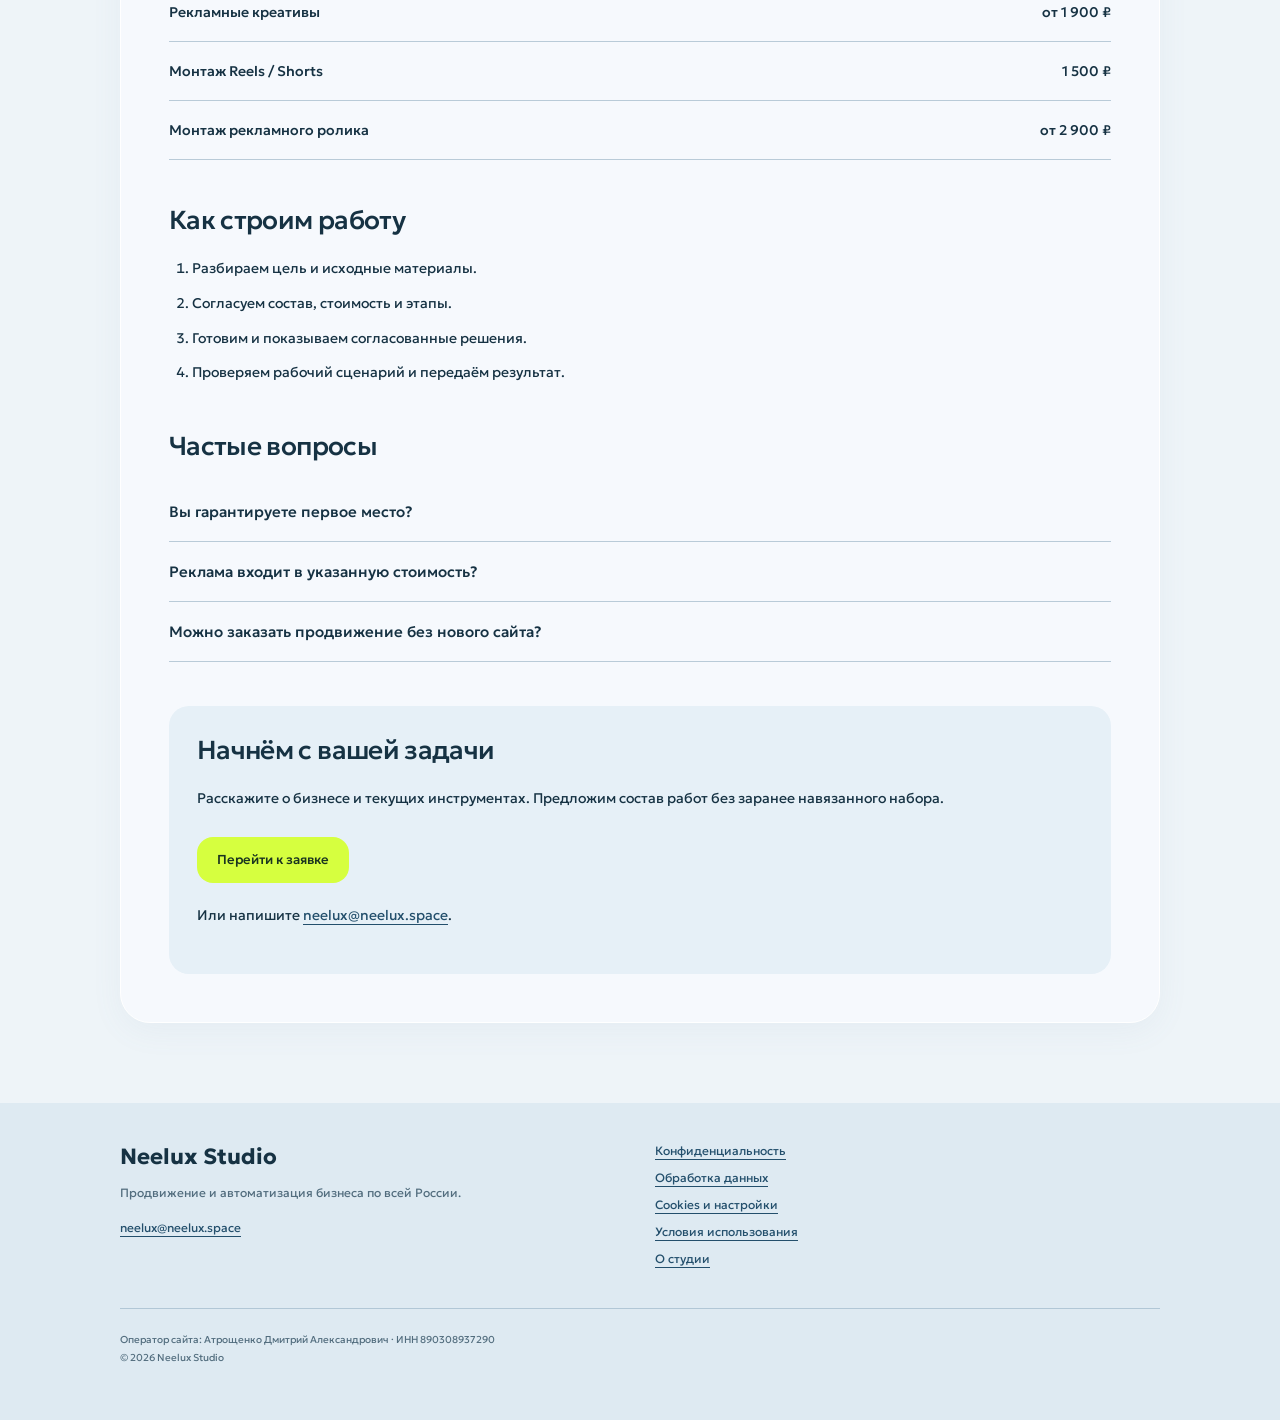
<file: services/business-promotion.html>
<!doctype html><html lang="ru"><head><meta http-equiv="Content-Security-Policy" content="default-src 'self'; script-src 'self' https://mc.yandex.ru 'sha256-bYowenQqxZMYQ4zXlqSv2wx3evvxvMl7G9zVnFu91V8=' 'sha256-QIP3CLXAr0DqjEXTTZl0m2GQzRm03LV8+fyOHqiGd/M=' 'sha256-hbOHZ7/UOflvZkGOg4G/DJY96XEviTogLqPoNlvlD3o=' 'sha256-81wEFmZ3OXklo0gIBZ+ngFuS64eLbVeHTTYXQNSrXPs=' 'sha256-DZ0VdgSGHZvRTTo2pJKzizP0c1x2WAzoJHtly0HP9OA=' 'sha256-pRlvUw+kEEPcfzlp9B+5tc1V2S9vJfrkmJBjhxkoKPc=' 'sha256-ggRfzshLEFvVt+iGUOoVye08ETVJ+ofjrTDuwk9t5ig=' 'sha256-vEssql+gASzkqpo50mt+VDHF1AygFVRWe3IiSh5h7Uw='; script-src-attr 'none'; style-src 'self' 'unsafe-inline'; img-src 'self' data: blob: https://mc.yandex.ru https://mc.yandex.com; font-src 'self'; connect-src 'self' https://mc.yandex.ru https://mc.yandex.com; object-src 'none'; base-uri 'self'; form-action 'none'"><meta name="referrer" content="strict-origin-when-cross-origin"><meta charset="utf-8"><link rel="preload" as="font" type="font/woff2" href="/fonts/33c7fa548616b5f106.woff2" crossorigin="anonymous"><link rel="preload" as="font" type="font/woff2" href="/fonts/25d318ff543c2107f4.woff2" crossorigin="anonymous"><meta name="viewport" content="width=device-width,initial-scale=1"><title>Агентство продвижения бизнеса по России — Neelux Studio</title><meta name="description" content="Продвижение бизнеса в интернете по всей России: SEO, реклама, Яндекс Карты, 2ГИС и аналитика. Подбираем инструменты под задачу, согласуем состав и стоимость."><meta name="robots" content="index,follow,max-image-preview:large"><link rel="canonical" href="https://neelux.space/services/business-promotion.html"><meta property="og:type" content="website"><meta property="og:locale" content="ru_RU"><meta property="og:title" content="Агентство продвижения бизнеса по России — Neelux Studio"><meta property="og:description" content="Продвижение бизнеса в интернете по всей России: SEO, реклама, Яндекс Карты, 2ГИС и аналитика. Подбираем инструменты под задачу, согласуем состав и стоимость."><meta property="og:url" content="https://neelux.space/services/business-promotion.html"><meta property="og:image" content="https://neelux.space/og-cover.jpg"><link rel="icon" href="/logo-n.webp"><link rel="stylesheet" href="/fonts/site-fonts.css"><link rel="stylesheet" href="/documents.css"><script type="application/ld+json">{"@context":"https://schema.org","@graph":[{"@type":"Organization","name":"Neelux Studio","url":"https://neelux.space/","description":"Комплексное продвижение и автоматизация бизнеса: поиск, реклама, сайты, CRM, боты и AI.","sameAs":["https://t.me/neelux_bot","https://instagram.com/neelux1","https://tiktok.com/@neelux0","https://yandex.ru/profile/156557378853"],"contactPoint":[{"@type":"ContactPoint","contactType":"sales","url":"https://t.me/xwias","availableLanguage":["ru"]},{"@type":"ContactPoint","contactType":"customer support","email":"neelux@neelux.space","availableLanguage":["ru"]}],"@id":"https://neelux.space/#organization","logo":"https://neelux.space/logo-n.webp","areaServed":{"@type":"Country","name":"Россия"},"alternateName":"Neelux","email":"neelux@neelux.space","taxID":"890308937290","mainEntityOfPage":{"@id":"https://neelux.space/about.html#webpage"}},{"@type":"WebSite","@id":"https://neelux.space/#website","url":"https://neelux.space/","name":"Neelux Studio","alternateName":"Neelux","inLanguage":"ru-RU","publisher":{"@id":"https://neelux.space/#organization"}},{"@type":"WebPage","@id":"https://neelux.space/services/business-promotion.html#webpage","url":"https://neelux.space/services/business-promotion.html","name":"Продвижение бизнеса в интернете","description":"Помогаем компании стать заметнее в поиске, на картах и в рекламных каналах. Связываем продвижение с сайтом и обработкой обращений.","inLanguage":"ru-RU","isPartOf":{"@id":"https://neelux.space/#website"},"publisher":{"@id":"https://neelux.space/#organization"},"mainEntity":{"@id":"https://neelux.space/#service-promo"},"breadcrumb":{"@id":"https://neelux.space/services/business-promotion.html#breadcrumbs"}},{"@type":"Service","@id":"https://neelux.space/#service-promo","name":"Продвижение бизнеса в интернете","description":"Помогаем компании стать заметнее в поиске, на картах и в рекламных каналах. Связываем продвижение с сайтом и обработкой обращений.","url":"https://neelux.space/services/business-promotion.html","provider":{"@id":"https://neelux.space/#organization"},"areaServed":{"@type":"Country","name":"Россия"},"mainEntityOfPage":{"@id":"https://neelux.space/services/business-promotion.html#webpage"}},{"@type":"BreadcrumbList","@id":"https://neelux.space/services/business-promotion.html#breadcrumbs","itemListElement":[{"@type":"ListItem","position":1,"name":"Главная","item":"https://neelux.space/"},{"@type":"ListItem","position":2,"name":"Продвижение бизнеса в интернете","item":"https://neelux.space/services/business-promotion.html"}]},{"@type":"FAQPage","@id":"https://neelux.space/services/business-promotion.html#faq","url":"https://neelux.space/services/business-promotion.html","inLanguage":"ru-RU","isPartOf":{"@id":"https://neelux.space/services/business-promotion.html#webpage"},"mainEntity":[{"@type":"Question","@id":"https://neelux.space/services/business-promotion.html#question-1","name":"Вы гарантируете первое место?","acceptedAnswer":{"@type":"Answer","text":"Нет. Поисковики и рекомендательные системы ранжируют сайты по собственным правилам. Мы согласуем конкретные работы и способы оценивать их результат."}},{"@type":"Question","@id":"https://neelux.space/services/business-promotion.html#question-2","name":"Реклама входит в указанную стоимость?","acceptedAnswer":{"@type":"Answer","text":"В прайсе указаны работы. Рекламный бюджет и внешние платные сервисы согласуются отдельно."}},{"@type":"Question","@id":"https://neelux.space/services/business-promotion.html#question-3","name":"Можно заказать продвижение без нового сайта?","acceptedAnswer":{"@type":"Answer","text":"Да. Начнём с текущих площадок и задачи: карты, поиск, реклама, контент или аналитика. Переработка сайта нужна не в каждом случае."}}]}]}</script><link rel="stylesheet" href="/analytics.css"><script src="/analytics.js" defer></script></head><body><a class="skip" href="#content">К содержанию</a><header><a class="brand" href="/">Neelux<span>Studio</span></a><nav aria-label="Главная навигация"><a href="/services/business-promotion.html" aria-current="page">Продвижение</a><a href="/services/business-automation.html">Автоматизация и AI</a><a href="/services/website-development.html">Разработка сайтов</a><a href="/services/telegram-bots.html">Боты</a><a href="/about.html">О студии</a></nav><a class="button" href="/#contact">Обсудить задачу</a></header><main id="content"><div class="breadcrumbs"><a href="/">Главная</a><span>/</span><span>Продвижение бизнеса в интернете</span></div><article class="service-page"><p class="eyebrow">Neelux Studio / Работаем по всей России</p><h1>Продвижение бизнеса в интернете</h1><p class="lead">Помогаем компании стать заметнее в поиске, на картах и в рекламных каналах. Связываем продвижение с сайтом и обработкой обращений.</p><div class="actions"><a class="button" href="/#contact">Обсудить задачу</a><a class="text-link" href="/#calc">Рассчитать состав</a></div><section><h2>С чего начинаем</h2><p>Для выбора каналов нужно понять аудиторию, предложение и путь до обращения. Можно начать с оформления карточек, поисковой подготовки, аналитики или рекламы. Измеримые критерии и состав согласуем перед началом.</p><ul class="use-cases"><li>Карточки Яндекс Карт и2ГИС с услугами, контактами и материалами.</li><li>SEO-подготовка сайта, настройка аналитики и рекламы.</li><li>Контент, оформление соцсетей и ролики для продвижения.</li></ul></section><section><h2>Услуги и стоимость</h2><p>Действующий прайс. Нажмите на позицию, чтобы увидеть состав; окончательный объём согласуем по вашей задаче.</p><div class="price-list"><details><summary><strong>Яндекс Карты или 2ГИС</strong><span>7 900 ₽</span></summary><p>Создание или проверка и оформление карточки на одной площадке</p><ul><li>Категории, услуги, график и контакты</li><li>Фото и описание</li><li>Кнопки записи и ссылки на сайт или бота</li></ul><a href="/#contact">Обсудить эту услугу</a></details><details><summary><strong>Яндекс Карты + 2ГИС</strong><span>12 900 ₽</span></summary><p>Оформление двух площадок с согласованными данными</p><ul><li>Оформление обеих карточек</li><li>Единые данные на обеих площадках</li><li>Работа с отзывами по правилам площадок</li></ul><a href="/#contact">Обсудить эту услугу</a></details><details><summary><strong>Ведение карточек</strong><span>от 2 900 ₽/мес</span></summary><p>Обновление цен, акций и фото, ответы на отзывы по правилам площадок</p><ul><li>Обновление информации</li><li>Ответы на отзывы</li><li>Ежемесячная сверка данных</li></ul><a href="/#contact">Обсудить эту услугу</a></details><details><summary><strong>Базовая SEO-настройка</strong><span>от 4 900 ₽</span></summary><p>Базовая техническая подготовка сайта к работе с поиском</p><ul><li>Мета-теги и заголовки</li><li>Карта сайта и индексация</li><li>Подключение вебмастеров</li></ul><a href="/#contact">Обсудить эту услугу</a></details><details><summary><strong>Подключение аналитики</strong><span>от 2 900 ₽</span></summary><p>Подключение Метрики, целей на обращения и инструкции</p><ul><li>Установка счётчиков</li><li>Цели на заявки и клики</li><li>Короткая инструкция</li></ul><a href="/#contact">Обсудить эту услугу</a></details><details><summary><strong>Настройка рекламы</strong><span>от 9 900 ₽</span></summary><p>Настройка кампаний и креативов; рекламный бюджет оплачивается отдельно</p><ul><li>Настройка кампаний</li><li>Креативы и тексты</li><li>Первичная оптимизация</li></ul><a href="/#contact">Обсудить эту услугу</a></details><details><summary><strong>Рассылка по базе в Telegram</strong><span>3 500 ₽</span></summary><p>Текст, сегментация вашей базы и отправка сообщения в Telegram</p><ul><li>Текст и оформление</li><li>Сегментация базы</li><li>Отправка</li></ul><a href="/#contact">Обсудить эту услугу</a></details><details><summary><strong>Оформление соцсетей</strong><span>от 6 900 ₽</span></summary><p>Аватар, обложки и шаблоны для профиля Instagram или ВК</p><ul><li>Аватар и обложки</li><li>Шаблоны постов и сторис</li><li>Оформление актуального</li></ul><a href="/#contact">Обсудить эту услугу</a></details><details><summary><strong>Прайс-лист, сертификаты, гайды</strong><span>2 500 ₽</span></summary><p>Дизайн прайса, сертификата или гайда для печати и интернета</p><ul><li>Дизайн в вашем стиле</li><li>Файлы для печати и соцсетей</li></ul><a href="/#contact">Обсудить эту услугу</a></details><details><summary><strong>Рекламные креативы</strong><span>от 1 900 ₽</span></summary><p>Рекламные баннеры в нескольких форматах для выбранных площадок</p><ul><li>Креативы под площадки</li><li>Несколько форматов</li><li>Варианты для теста</li></ul><a href="/#contact">Обсудить эту услугу</a></details><details><summary><strong>Монтаж Reels / Shorts</strong><span>1 500 ₽</span></summary><p>1 ролик; 5 шт. — 6 500 ₽, 10 шт. — 11 900 ₽</p><ul><li>Монтаж и ритм под тренды</li><li>Титры и музыка</li><li>Формат 9:16</li></ul><a href="/#contact">Обсудить эту услугу</a></details><details><summary><strong>Монтаж рекламного ролика</strong><span>от 2 900 ₽</span></summary><p>Монтаж рекламного ролика с титрами, музыкой и нужными форматами</p><ul><li>Сценарная структура</li><li>Монтаж, титры, музыка</li><li>Форматы под площадки</li></ul><a href="/#contact">Обсудить эту услугу</a></details></div></section><section><h2>Как строим работу</h2><ol class="steps"><li>Разбираем цель и исходные материалы.</li><li>Согласуем состав, стоимость и этапы.</li><li>Готовим и показываем согласованные решения.</li><li>Проверяем рабочий сценарий и передаём результат.</li></ol></section><section><h2>Частые вопросы</h2><details class="faq"><summary>Вы гарантируете первое место?</summary><p>Нет. Поисковики и рекомендательные системы ранжируют сайты по собственным правилам. Мы согласуем конкретные работы и способы оценивать их результат.</p></details><details class="faq"><summary>Реклама входит в указанную стоимость?</summary><p>В прайсе указаны работы. Рекламный бюджет и внешние платные сервисы согласуются отдельно.</p></details><details class="faq"><summary>Можно заказать продвижение без нового сайта?</summary><p>Да. Начнём с текущих площадок и задачи: карты, поиск, реклама, контент или аналитика. Переработка сайта нужна не в каждом случае.</p></details></section><section class="callout"><h2>Начнём с вашей задачи</h2><p>Расскажите о бизнесе и текущих инструментах. Предложим состав работ без заранее навязанного набора.</p><a class="button" href="/#contact">Перейти к заявке</a><p>Или напишите <a href="mailto:neelux@neelux.space">neelux@neelux.space</a>.</p></section></article></main><footer><div><strong>Neelux Studio</strong><p>Продвижение и автоматизация бизнеса по всей России.</p><a href="mailto:neelux@neelux.space">neelux@neelux.space</a></div><nav aria-label="Документы"><a href="/privacy.html">Конфиденциальность</a><a href="/consent.html">Обработка данных</a><a href="/cookies.html">Cookies и настройки</a><a href="/terms.html">Условия использования</a><a href="/about.html">О студии</a></nav><p class="operator">Оператор сайта: Атрощенко Дмитрий Александрович · ИНН 890308937290<br>© 2026 Neelux Studio</p></footer></body></html>
</file>
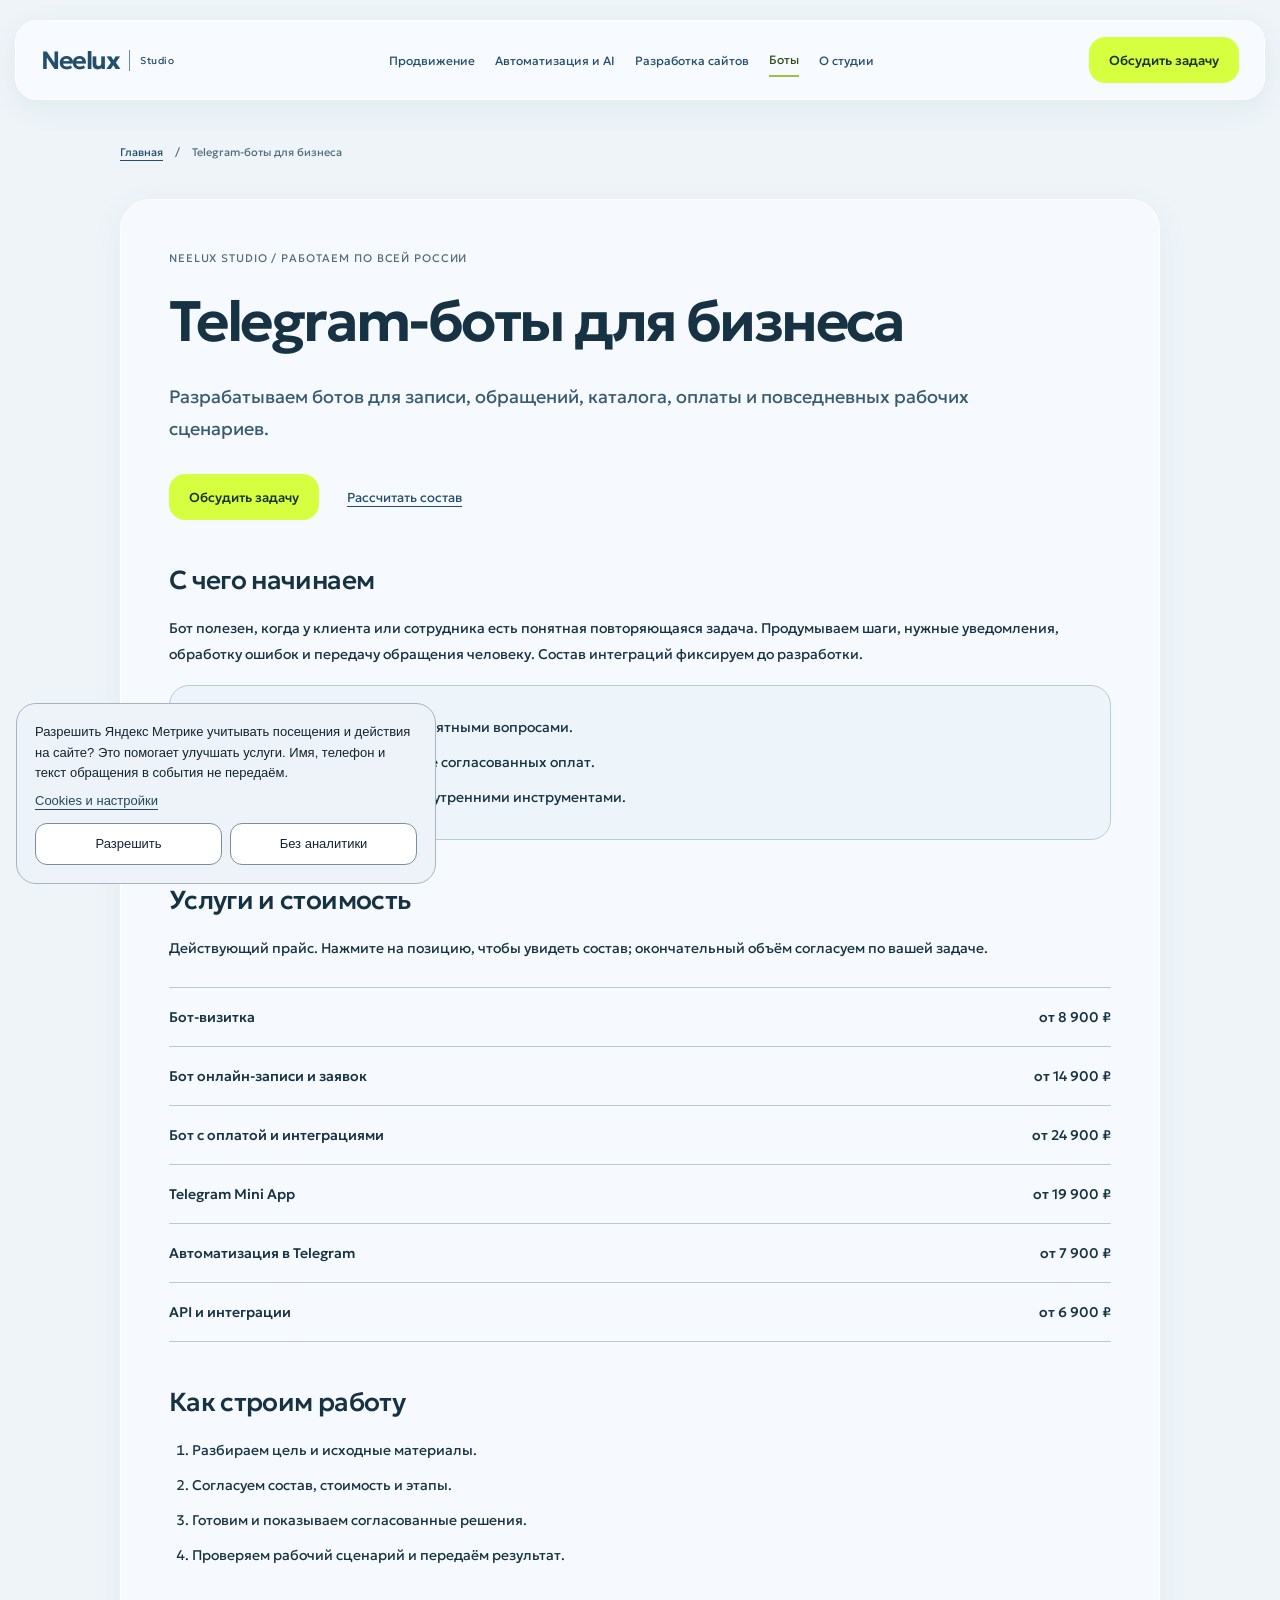
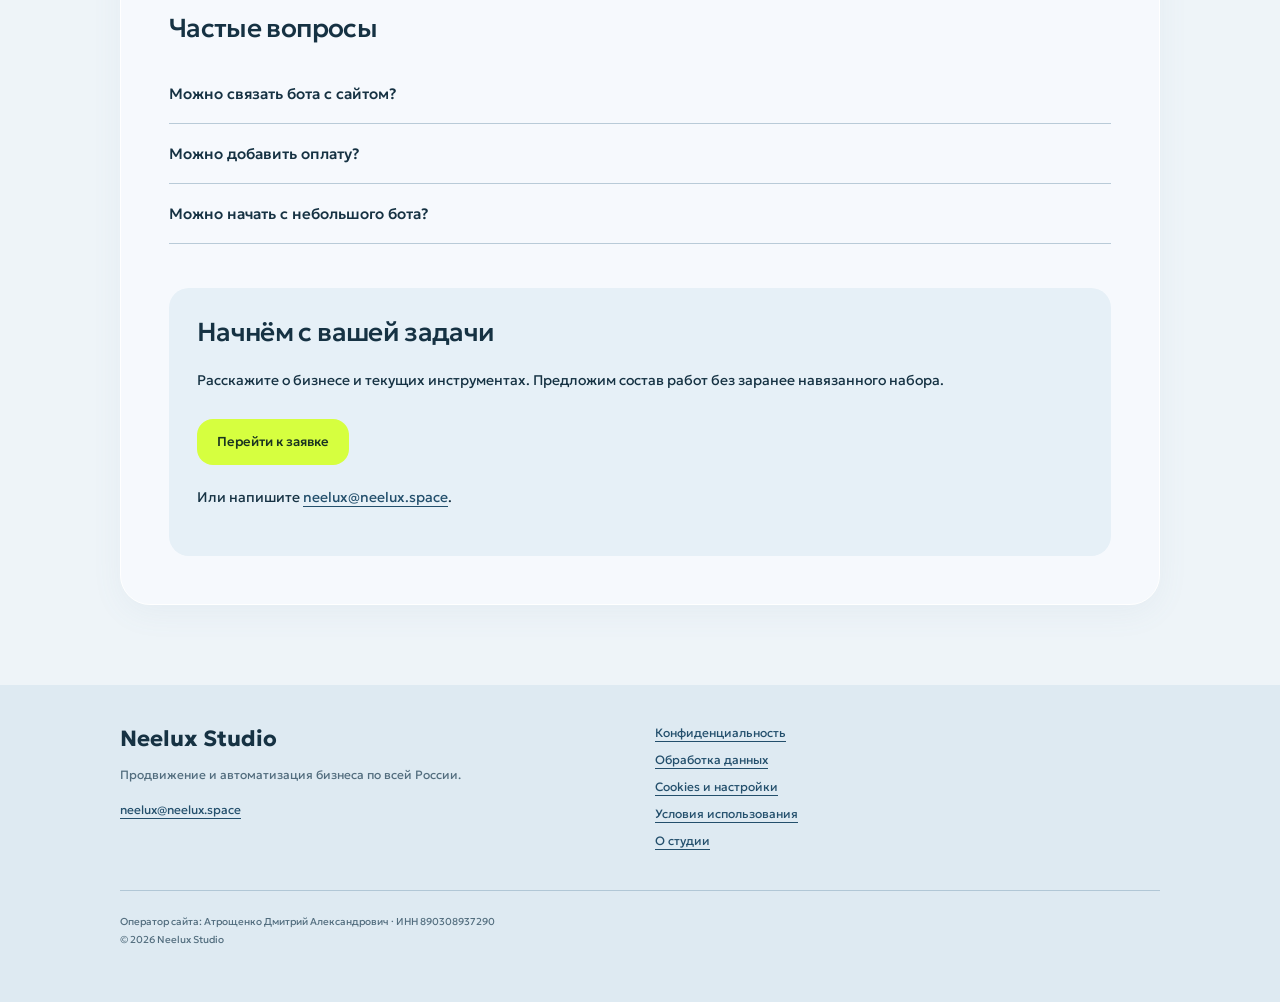
<file: services/telegram-bots.html>
<!doctype html><html lang="ru"><head><meta http-equiv="Content-Security-Policy" content="default-src 'self'; script-src 'self' https://mc.yandex.ru 'sha256-bYowenQqxZMYQ4zXlqSv2wx3evvxvMl7G9zVnFu91V8=' 'sha256-QIP3CLXAr0DqjEXTTZl0m2GQzRm03LV8+fyOHqiGd/M=' 'sha256-hbOHZ7/UOflvZkGOg4G/DJY96XEviTogLqPoNlvlD3o=' 'sha256-81wEFmZ3OXklo0gIBZ+ngFuS64eLbVeHTTYXQNSrXPs=' 'sha256-DZ0VdgSGHZvRTTo2pJKzizP0c1x2WAzoJHtly0HP9OA=' 'sha256-pRlvUw+kEEPcfzlp9B+5tc1V2S9vJfrkmJBjhxkoKPc=' 'sha256-ggRfzshLEFvVt+iGUOoVye08ETVJ+ofjrTDuwk9t5ig=' 'sha256-vEssql+gASzkqpo50mt+VDHF1AygFVRWe3IiSh5h7Uw='; script-src-attr 'none'; style-src 'self' 'unsafe-inline'; img-src 'self' data: blob: https://mc.yandex.ru https://mc.yandex.com; font-src 'self'; connect-src 'self' https://mc.yandex.ru https://mc.yandex.com; object-src 'none'; base-uri 'self'; form-action 'none'"><meta name="referrer" content="strict-origin-when-cross-origin"><meta charset="utf-8"><link rel="preload" as="font" type="font/woff2" href="/fonts/33c7fa548616b5f106.woff2" crossorigin="anonymous"><link rel="preload" as="font" type="font/woff2" href="/fonts/25d318ff543c2107f4.woff2" crossorigin="anonymous"><meta name="viewport" content="width=device-width,initial-scale=1"><title>Разработка Telegram-ботов для бизнеса — Neelux Studio</title><meta name="description" content="Создание Telegram-ботов для бизнеса по всей России: запись, заявки, каталоги, оплаты и интеграции. Выбирайте функцию или пакет по открытому прайсу Neelux Studio."><meta name="robots" content="index,follow,max-image-preview:large"><link rel="canonical" href="https://neelux.space/services/telegram-bots.html"><meta property="og:type" content="website"><meta property="og:locale" content="ru_RU"><meta property="og:title" content="Разработка Telegram-ботов для бизнеса — Neelux Studio"><meta property="og:description" content="Создание Telegram-ботов для бизнеса по всей России: запись, заявки, каталоги, оплаты и интеграции. Выбирайте функцию или пакет по открытому прайсу Neelux Studio."><meta property="og:url" content="https://neelux.space/services/telegram-bots.html"><meta property="og:image" content="https://neelux.space/og-cover.jpg"><link rel="icon" href="/logo-n.webp"><link rel="stylesheet" href="/fonts/site-fonts.css"><link rel="stylesheet" href="/documents.css"><script type="application/ld+json">{"@context":"https://schema.org","@graph":[{"@type":"Organization","name":"Neelux Studio","url":"https://neelux.space/","description":"Комплексное продвижение и автоматизация бизнеса: поиск, реклама, сайты, CRM, боты и AI.","sameAs":["https://t.me/neelux_bot","https://instagram.com/neelux1","https://tiktok.com/@neelux0","https://yandex.ru/profile/156557378853"],"contactPoint":[{"@type":"ContactPoint","contactType":"sales","url":"https://t.me/xwias","availableLanguage":["ru"]},{"@type":"ContactPoint","contactType":"customer support","email":"neelux@neelux.space","availableLanguage":["ru"]}],"@id":"https://neelux.space/#organization","logo":"https://neelux.space/logo-n.webp","areaServed":{"@type":"Country","name":"Россия"},"alternateName":"Neelux","email":"neelux@neelux.space","taxID":"890308937290","mainEntityOfPage":{"@id":"https://neelux.space/about.html#webpage"}},{"@type":"WebSite","@id":"https://neelux.space/#website","url":"https://neelux.space/","name":"Neelux Studio","alternateName":"Neelux","inLanguage":"ru-RU","publisher":{"@id":"https://neelux.space/#organization"}},{"@type":"WebPage","@id":"https://neelux.space/services/telegram-bots.html#webpage","url":"https://neelux.space/services/telegram-bots.html","name":"Telegram-боты для бизнеса","description":"Разрабатываем ботов для записи, обращений, каталога, оплаты и повседневных рабочих сценариев.","inLanguage":"ru-RU","isPartOf":{"@id":"https://neelux.space/#website"},"publisher":{"@id":"https://neelux.space/#organization"},"mainEntity":{"@id":"https://neelux.space/#service-bots"},"breadcrumb":{"@id":"https://neelux.space/services/telegram-bots.html#breadcrumbs"}},{"@type":"Service","@id":"https://neelux.space/#service-bots","name":"Telegram-боты для бизнеса","description":"Разрабатываем ботов для записи, обращений, каталога, оплаты и повседневных рабочих сценариев.","url":"https://neelux.space/services/telegram-bots.html","provider":{"@id":"https://neelux.space/#organization"},"areaServed":{"@type":"Country","name":"Россия"},"mainEntityOfPage":{"@id":"https://neelux.space/services/telegram-bots.html#webpage"}},{"@type":"BreadcrumbList","@id":"https://neelux.space/services/telegram-bots.html#breadcrumbs","itemListElement":[{"@type":"ListItem","position":1,"name":"Главная","item":"https://neelux.space/"},{"@type":"ListItem","position":2,"name":"Telegram-боты для бизнеса","item":"https://neelux.space/services/telegram-bots.html"}]},{"@type":"FAQPage","@id":"https://neelux.space/services/telegram-bots.html#faq","url":"https://neelux.space/services/telegram-bots.html","inLanguage":"ru-RU","isPartOf":{"@id":"https://neelux.space/services/telegram-bots.html#webpage"},"mainEntity":[{"@type":"Question","@id":"https://neelux.space/services/telegram-bots.html#question-1","name":"Можно связать бота с сайтом?","acceptedAnswer":{"@type":"Answer","text":"Да, если сервисы предоставляют подходящий способ интеграции. Согласуем, какие данные и действия нужно связать."}},{"@type":"Question","@id":"https://neelux.space/services/telegram-bots.html#question-2","name":"Можно добавить оплату?","acceptedAnswer":{"@type":"Answer","text":"В каталоге есть сценарии ботов с оплатой. Провайдер, требования к владельцу и состав подключения обсуждаются отдельно."}},{"@type":"Question","@id":"https://neelux.space/services/telegram-bots.html#question-3","name":"Можно начать с небольшого бота?","acceptedAnswer":{"@type":"Answer","text":"Да. Сначала определим один основной сценарий; дополнительные функции можно согласовать отдельно."}}]}]}</script><link rel="stylesheet" href="/analytics.css"><script src="/analytics.js" defer></script></head><body><a class="skip" href="#content">К содержанию</a><header><a class="brand" href="/">Neelux<span>Studio</span></a><nav aria-label="Главная навигация"><a href="/services/business-promotion.html">Продвижение</a><a href="/services/business-automation.html">Автоматизация и AI</a><a href="/services/website-development.html">Разработка сайтов</a><a href="/services/telegram-bots.html" aria-current="page">Боты</a><a href="/about.html">О студии</a></nav><a class="button" href="/#contact">Обсудить задачу</a></header><main id="content"><div class="breadcrumbs"><a href="/">Главная</a><span>/</span><span>Telegram-боты для бизнеса</span></div><article class="service-page"><p class="eyebrow">Neelux Studio / Работаем по всей России</p><h1>Telegram-боты для бизнеса</h1><p class="lead">Разрабатываем ботов для записи, обращений, каталога, оплаты и повседневных рабочих сценариев.</p><div class="actions"><a class="button" href="/#contact">Обсудить задачу</a><a class="text-link" href="/#calc">Рассчитать состав</a></div><section><h2>С чего начинаем</h2><p>Бот полезен, когда у клиента или сотрудника есть понятная повторяющаяся задача. Продумываем шаги, нужные уведомления, обработку ошибок и передачу обращения человеку. Состав интеграций фиксируем до разработки.</p><ul class="use-cases"><li>Запись и сбор обращений с понятными вопросами.</li><li>Каталог, заказы и подключение согласованных оплат.</li><li>Интеграции с сайтом, CRM и внутренними инструментами.</li></ul></section><section><h2>Услуги и стоимость</h2><p>Действующий прайс. Нажмите на позицию, чтобы увидеть состав; окончательный объём согласуем по вашей задаче.</p><div class="price-list"><details><summary><strong>Бот-визитка</strong><span>от 8 900 ₽</span></summary><p>Услуги, цены, портфолио и ответы на вопросы внутри Telegram</p><ul><li>Меню услуг и цен</li><li>Портфолио и FAQ</li><li>Перевод на администратора</li></ul><a href="/#contact">Обсудить эту услугу</a></details><details><summary><strong>Бот онлайн-записи и заявок</strong><span>от 14 900 ₽</span></summary><p>Сценарий записи с напоминаниями и базой клиентов</p><ul><li>Выбор услуги, мастера и времени</li><li>Напоминания клиентам</li><li>База клиентов и рассылки</li></ul><a href="/#contact">Обсудить эту услугу</a></details><details><summary><strong>Бот с оплатой и интеграциями</strong><span>от 24 900 ₽</span></summary><p>Продажи, приём оплат и связь с CRM или таблицами в боте</p><ul><li>Приём оплат</li><li>Воронка и прогрев</li><li>Связка с CRM и таблицами</li></ul><a href="/#contact">Обсудить эту услугу</a></details><details><summary><strong>Telegram Mini App</strong><span>от 19 900 ₽</span></summary><p>Каталог, запись или кабинет в интерфейсе внутри Telegram</p><ul><li>Интерфейс как у мобильного приложения</li><li>Вход через Telegram</li><li>Каталог, запись или личный кабинет</li></ul><a href="/#contact">Обсудить эту услугу</a></details><details><summary><strong>Автоматизация в Telegram</strong><span>от 7 900 ₽</span></summary><p>Уведомления, автоответы и передача данных между сервисами</p><ul><li>Уведомления о заявках и заказах</li><li>Автоответы и сценарии</li><li>Связка с таблицами и сервисами</li></ul><a href="/#contact">Обсудить эту услугу</a></details><details><summary><strong>API и интеграции</strong><span>от 6 900 ₽</span></summary><p>Интеграции сайта, бота, CRM, таблиц и платёжных систем</p><ul><li>Платёжные системы</li><li>CRM и таблицы</li><li>Сторонние API</li></ul><a href="/#contact">Обсудить эту услугу</a></details></div></section><section><h2>Как строим работу</h2><ol class="steps"><li>Разбираем цель и исходные материалы.</li><li>Согласуем состав, стоимость и этапы.</li><li>Готовим и показываем согласованные решения.</li><li>Проверяем рабочий сценарий и передаём результат.</li></ol></section><section><h2>Частые вопросы</h2><details class="faq"><summary>Можно связать бота с сайтом?</summary><p>Да, если сервисы предоставляют подходящий способ интеграции. Согласуем, какие данные и действия нужно связать.</p></details><details class="faq"><summary>Можно добавить оплату?</summary><p>В каталоге есть сценарии ботов с оплатой. Провайдер, требования к владельцу и состав подключения обсуждаются отдельно.</p></details><details class="faq"><summary>Можно начать с небольшого бота?</summary><p>Да. Сначала определим один основной сценарий; дополнительные функции можно согласовать отдельно.</p></details></section><section class="callout"><h2>Начнём с вашей задачи</h2><p>Расскажите о бизнесе и текущих инструментах. Предложим состав работ без заранее навязанного набора.</p><a class="button" href="/#contact">Перейти к заявке</a><p>Или напишите <a href="mailto:neelux@neelux.space">neelux@neelux.space</a>.</p></section></article></main><footer><div><strong>Neelux Studio</strong><p>Продвижение и автоматизация бизнеса по всей России.</p><a href="mailto:neelux@neelux.space">neelux@neelux.space</a></div><nav aria-label="Документы"><a href="/privacy.html">Конфиденциальность</a><a href="/consent.html">Обработка данных</a><a href="/cookies.html">Cookies и настройки</a><a href="/terms.html">Условия использования</a><a href="/about.html">О студии</a></nav><p class="operator">Оператор сайта: Атрощенко Дмитрий Александрович · ИНН 890308937290<br>© 2026 Neelux Studio</p></footer></body></html>
</file>
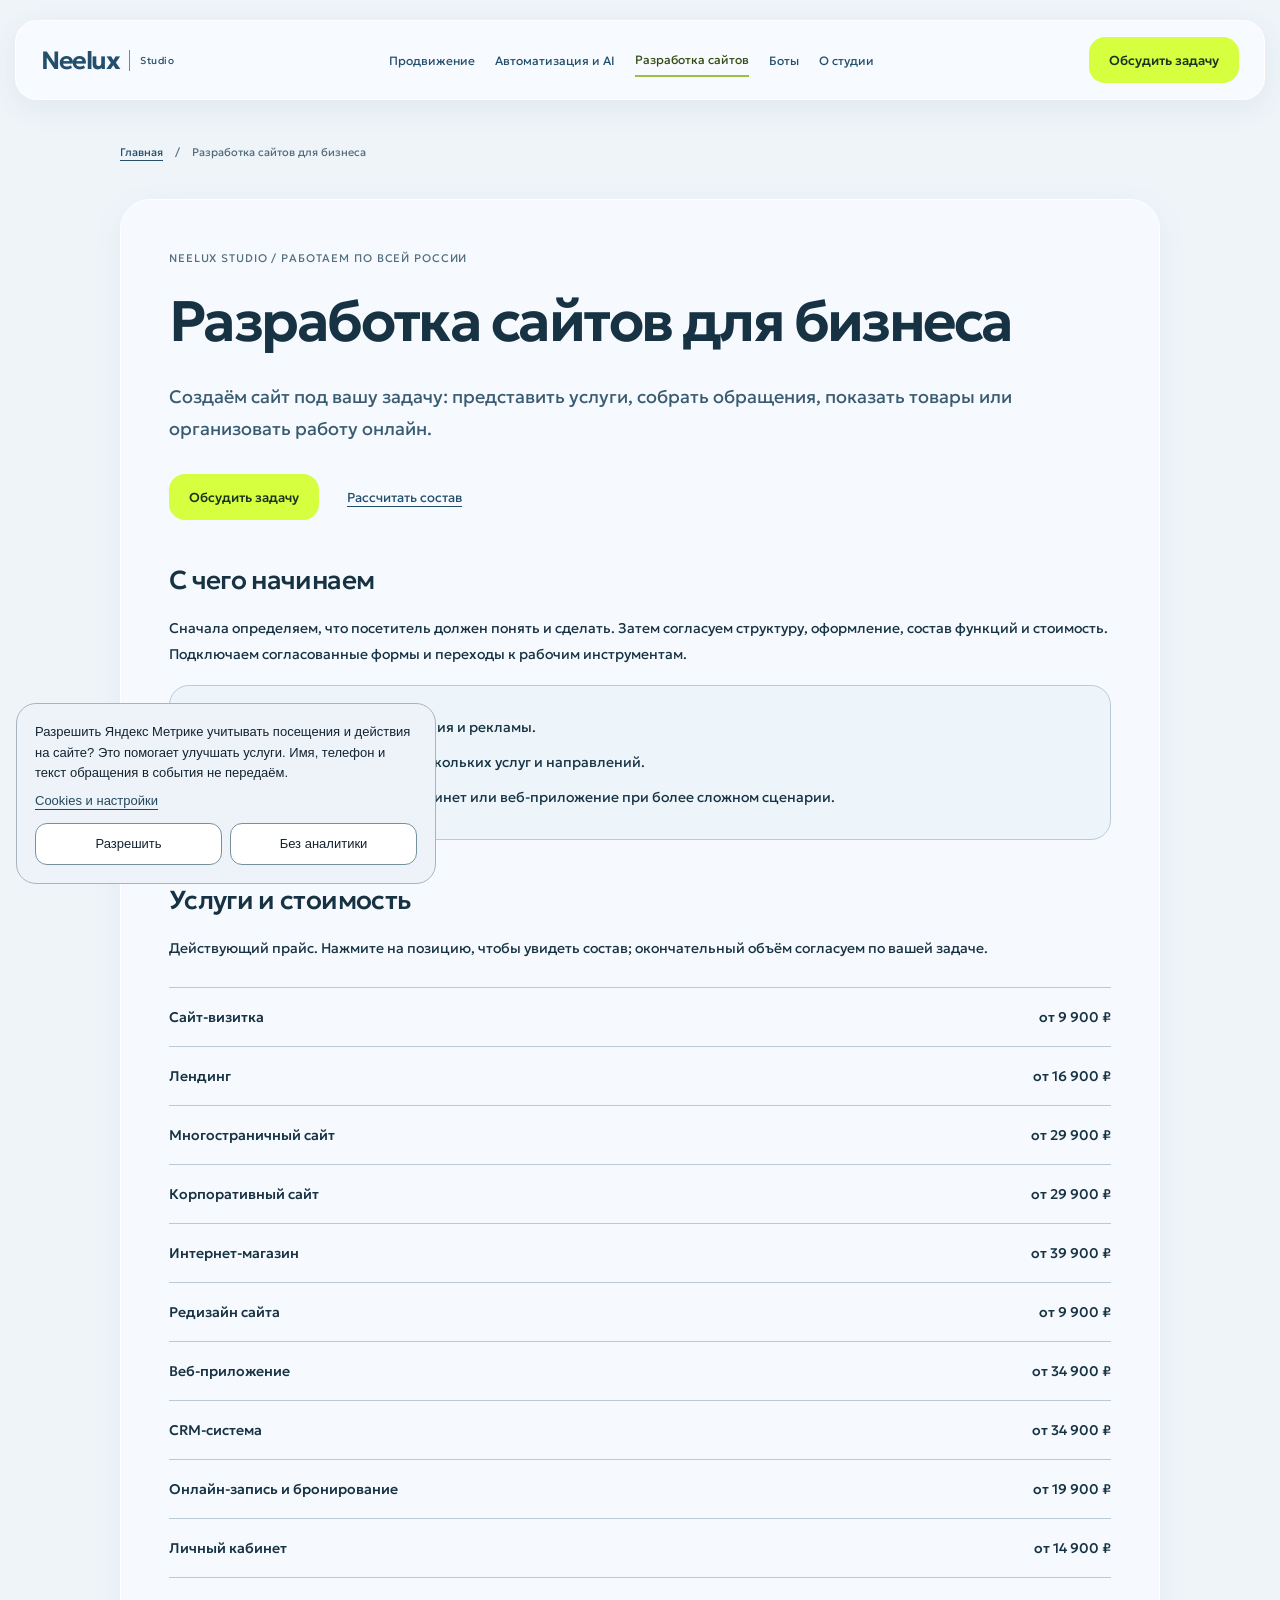
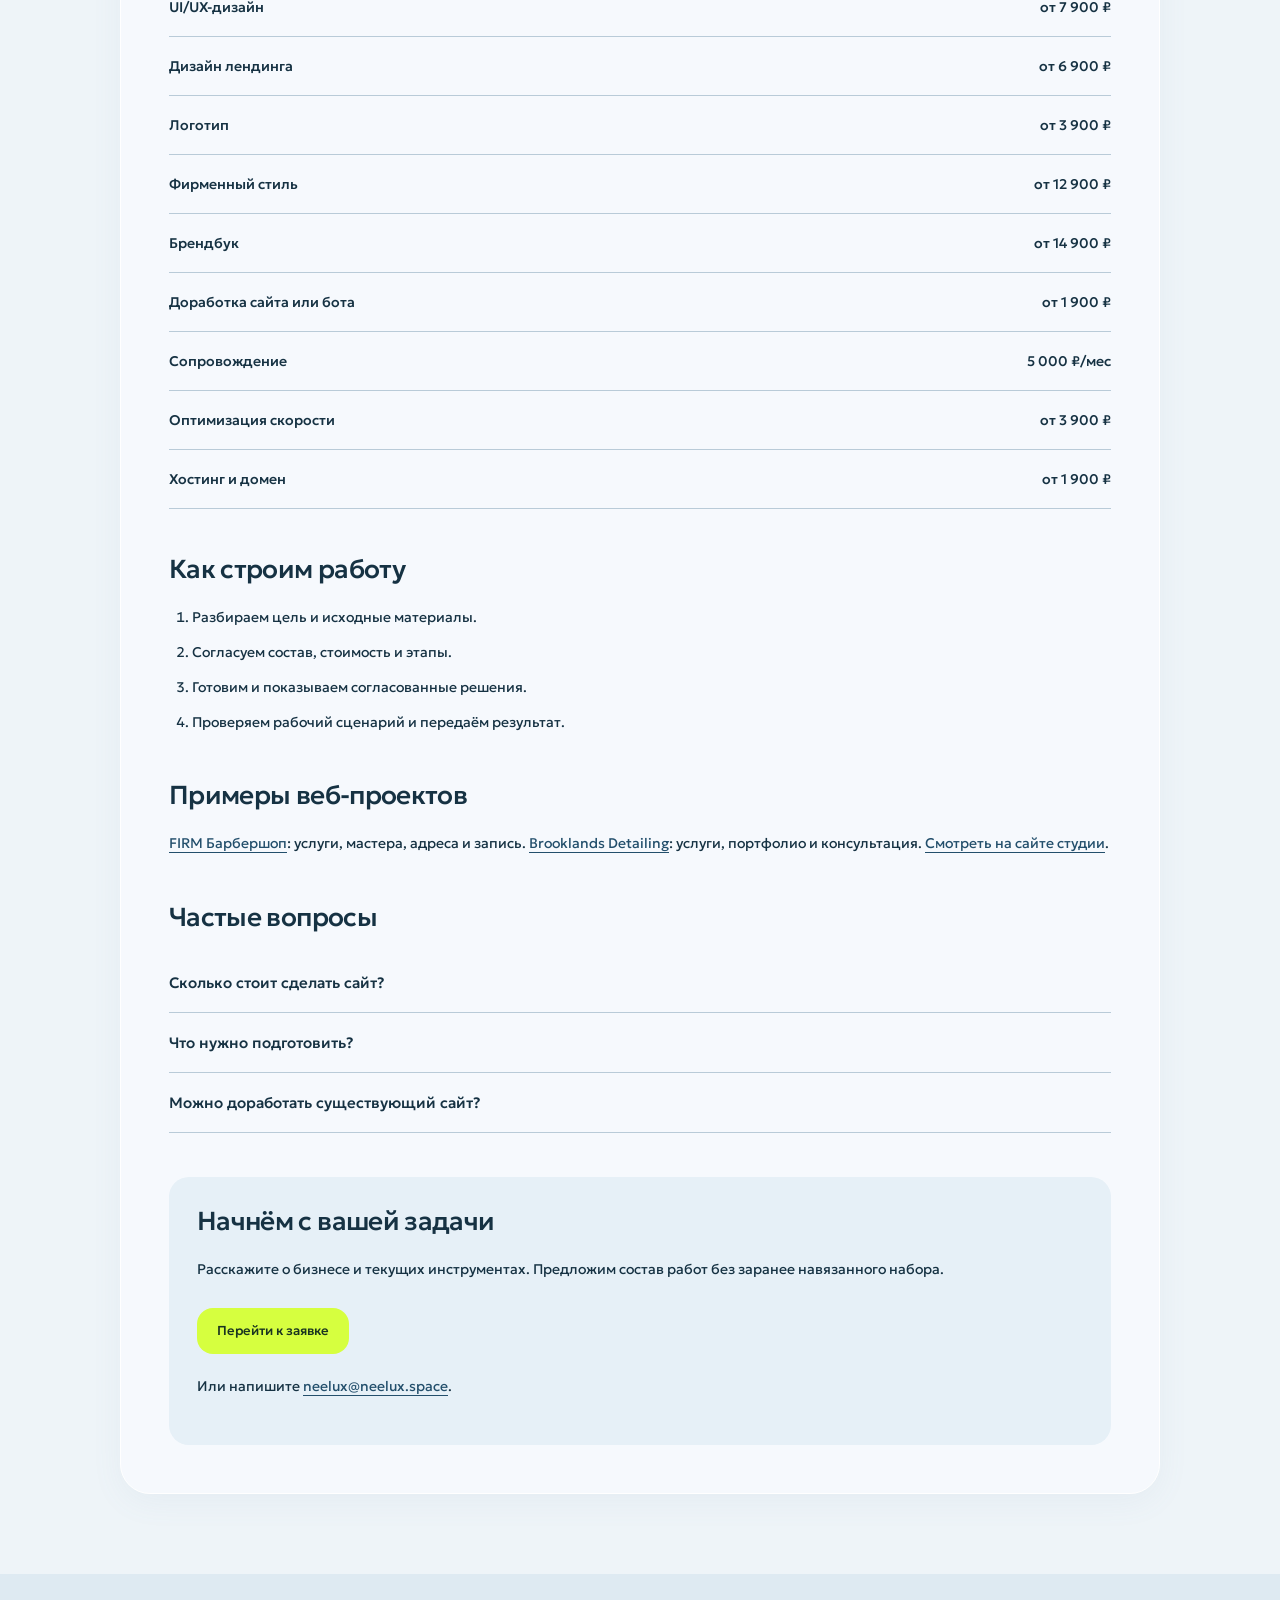
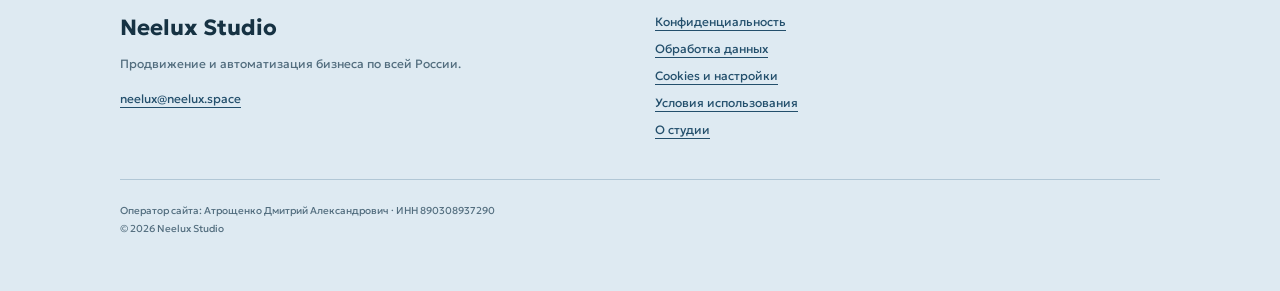
<file: services/website-development.html>
<!doctype html><html lang="ru"><head><meta http-equiv="Content-Security-Policy" content="default-src 'self'; script-src 'self' https://mc.yandex.ru 'sha256-bYowenQqxZMYQ4zXlqSv2wx3evvxvMl7G9zVnFu91V8=' 'sha256-QIP3CLXAr0DqjEXTTZl0m2GQzRm03LV8+fyOHqiGd/M=' 'sha256-hbOHZ7/UOflvZkGOg4G/DJY96XEviTogLqPoNlvlD3o=' 'sha256-81wEFmZ3OXklo0gIBZ+ngFuS64eLbVeHTTYXQNSrXPs=' 'sha256-DZ0VdgSGHZvRTTo2pJKzizP0c1x2WAzoJHtly0HP9OA=' 'sha256-pRlvUw+kEEPcfzlp9B+5tc1V2S9vJfrkmJBjhxkoKPc=' 'sha256-ggRfzshLEFvVt+iGUOoVye08ETVJ+ofjrTDuwk9t5ig=' 'sha256-vEssql+gASzkqpo50mt+VDHF1AygFVRWe3IiSh5h7Uw='; script-src-attr 'none'; style-src 'self' 'unsafe-inline'; img-src 'self' data: blob: https://mc.yandex.ru https://mc.yandex.com; font-src 'self'; connect-src 'self' https://mc.yandex.ru https://mc.yandex.com; object-src 'none'; base-uri 'self'; form-action 'none'"><meta name="referrer" content="strict-origin-when-cross-origin"><meta charset="utf-8"><link rel="preload" as="font" type="font/woff2" href="/fonts/33c7fa548616b5f106.woff2" crossorigin="anonymous"><link rel="preload" as="font" type="font/woff2" href="/fonts/25d318ff543c2107f4.woff2" crossorigin="anonymous"><meta name="viewport" content="width=device-width,initial-scale=1"><title>Разработка сайтов под ключ по всей России — Neelux Studio</title><meta name="description" content="Разработка сайтов для бизнеса по всей России: сайты-визитки от 9 900 ₽, лендинги, интернет-магазины и веб-приложения. Состав работ и цены в открытом прайсе."><meta name="robots" content="index,follow,max-image-preview:large"><link rel="canonical" href="https://neelux.space/services/website-development.html"><meta property="og:type" content="website"><meta property="og:locale" content="ru_RU"><meta property="og:title" content="Разработка сайтов под ключ по всей России — Neelux Studio"><meta property="og:description" content="Разработка сайтов для бизнеса по всей России: сайты-визитки от 9 900 ₽, лендинги, интернет-магазины и веб-приложения. Состав работ и цены в открытом прайсе."><meta property="og:url" content="https://neelux.space/services/website-development.html"><meta property="og:image" content="https://neelux.space/og-cover.jpg"><link rel="icon" href="/logo-n.webp"><link rel="stylesheet" href="/fonts/site-fonts.css"><link rel="stylesheet" href="/documents.css"><script type="application/ld+json">{"@context":"https://schema.org","@graph":[{"@type":"Organization","name":"Neelux Studio","url":"https://neelux.space/","description":"Комплексное продвижение и автоматизация бизнеса: поиск, реклама, сайты, CRM, боты и AI.","sameAs":["https://t.me/neelux_bot","https://instagram.com/neelux1","https://tiktok.com/@neelux0","https://yandex.ru/profile/156557378853"],"contactPoint":[{"@type":"ContactPoint","contactType":"sales","url":"https://t.me/xwias","availableLanguage":["ru"]},{"@type":"ContactPoint","contactType":"customer support","email":"neelux@neelux.space","availableLanguage":["ru"]}],"@id":"https://neelux.space/#organization","logo":"https://neelux.space/logo-n.webp","areaServed":{"@type":"Country","name":"Россия"},"alternateName":"Neelux","email":"neelux@neelux.space","taxID":"890308937290","mainEntityOfPage":{"@id":"https://neelux.space/about.html#webpage"}},{"@type":"WebSite","@id":"https://neelux.space/#website","url":"https://neelux.space/","name":"Neelux Studio","alternateName":"Neelux","inLanguage":"ru-RU","publisher":{"@id":"https://neelux.space/#organization"}},{"@type":"WebPage","@id":"https://neelux.space/services/website-development.html#webpage","url":"https://neelux.space/services/website-development.html","name":"Разработка сайтов для бизнеса","description":"Создаём сайт под вашу задачу: представить услуги, собрать обращения, показать товары или организовать работу онлайн.","inLanguage":"ru-RU","isPartOf":{"@id":"https://neelux.space/#website"},"publisher":{"@id":"https://neelux.space/#organization"},"mainEntity":{"@id":"https://neelux.space/#service-web"},"breadcrumb":{"@id":"https://neelux.space/services/website-development.html#breadcrumbs"}},{"@type":"Service","@id":"https://neelux.space/#service-web","name":"Разработка сайтов для бизнеса","description":"Создаём сайт под вашу задачу: представить услуги, собрать обращения, показать товары или организовать работу онлайн.","url":"https://neelux.space/services/website-development.html","provider":{"@id":"https://neelux.space/#organization"},"areaServed":{"@type":"Country","name":"Россия"},"mainEntityOfPage":{"@id":"https://neelux.space/services/website-development.html#webpage"}},{"@type":"BreadcrumbList","@id":"https://neelux.space/services/website-development.html#breadcrumbs","itemListElement":[{"@type":"ListItem","position":1,"name":"Главная","item":"https://neelux.space/"},{"@type":"ListItem","position":2,"name":"Разработка сайтов для бизнеса","item":"https://neelux.space/services/website-development.html"}]},{"@type":"FAQPage","@id":"https://neelux.space/services/website-development.html#faq","url":"https://neelux.space/services/website-development.html","inLanguage":"ru-RU","isPartOf":{"@id":"https://neelux.space/services/website-development.html#webpage"},"mainEntity":[{"@type":"Question","@id":"https://neelux.space/services/website-development.html#question-1","name":"Сколько стоит сделать сайт?","acceptedAnswer":{"@type":"Answer","text":"Сайт-визитка в прайсе начинается от9 900 ₽, лендинг от16 900 ₽. Итог зависит от страниц, контента и интеграций. Все актуальные позиции приведены ниже."}},{"@type":"Question","@id":"https://neelux.space/services/website-development.html#question-2","name":"Что нужно подготовить?","acceptedAnswer":{"@type":"Answer","text":"Описание бизнеса, услуги, материалы и цель сайта. Если структура ещё не определена, начнём с обсуждения задачи."}},{"@type":"Question","@id":"https://neelux.space/services/website-development.html#question-3","name":"Можно доработать существующий сайт?","acceptedAnswer":{"@type":"Answer","text":"Да, в прайсе есть редизайн, исправления и дополнительные работы. До оценки потребуется посмотреть текущую реализацию."}}]}]}</script><link rel="stylesheet" href="/analytics.css"><script src="/analytics.js" defer></script></head><body><a class="skip" href="#content">К содержанию</a><header><a class="brand" href="/">Neelux<span>Studio</span></a><nav aria-label="Главная навигация"><a href="/services/business-promotion.html">Продвижение</a><a href="/services/business-automation.html">Автоматизация и AI</a><a href="/services/website-development.html" aria-current="page">Разработка сайтов</a><a href="/services/telegram-bots.html">Боты</a><a href="/about.html">О студии</a></nav><a class="button" href="/#contact">Обсудить задачу</a></header><main id="content"><div class="breadcrumbs"><a href="/">Главная</a><span>/</span><span>Разработка сайтов для бизнеса</span></div><article class="service-page"><p class="eyebrow">Neelux Studio / Работаем по всей России</p><h1>Разработка сайтов для бизнеса</h1><p class="lead">Создаём сайт под вашу задачу: представить услуги, собрать обращения, показать товары или организовать работу онлайн.</p><div class="actions"><a class="button" href="/#contact">Обсудить задачу</a><a class="text-link" href="/#calc">Рассчитать состав</a></div><section><h2>С чего начинаем</h2><p>Сначала определяем, что посетитель должен понять и сделать. Затем согласуем структуру, оформление, состав функций и стоимость. Подключаем согласованные формы и переходы к рабочим инструментам.</p><ul class="use-cases"><li>Лендинг для одного предложения и рекламы.</li><li>Многостраничный сайт для нескольких услуг и направлений.</li><li>Интернет-магазин, личный кабинет или веб-приложение при более сложном сценарии.</li></ul></section><section><h2>Услуги и стоимость</h2><p>Действующий прайс. Нажмите на позицию, чтобы увидеть состав; окончательный объём согласуем по вашей задаче.</p><div class="price-list"><details><summary><strong>Сайт-визитка</strong><span>от 9 900 ₽</span></summary><p>Услуги, портфолио и способы связи на одном небольшом сайте</p><ul><li>Услуги, прайс, портфолио и контакты</li><li>Кнопки записи в Telegram и звонка</li><li>Адаптив под телефоны</li></ul><a href="/#contact">Обсудить эту услугу</a></details><details><summary><strong>Лендинг</strong><span>от 16 900 ₽</span></summary><p>Одна страница, которая объясняет предложение и помогает оставить заявку</p><ul><li>Структура под заявки</li><li>Форма и кнопки связи</li><li>Адаптив и базовая SEO-разметка</li></ul><a href="/#contact">Обсудить эту услугу</a></details><details><summary><strong>Многостраничный сайт</strong><span>от 29 900 ₽</span></summary><p>Отдельные страницы для услуг, новостей и информации о компании</p><ul><li>Индивидуальная структура</li><li>Страницы услуг и новостей</li><li>Базовая SEO-разметка</li></ul><a href="/#contact">Обсудить эту услугу</a></details><details><summary><strong>Корпоративный сайт</strong><span>от 29 900 ₽</span></summary><p>Сайт компании с услугами, проектами и формами связи</p><ul><li>Дизайн под фирменный стиль</li><li>Разделы компании, услуг и кейсов</li><li>Формы и связка с мессенджерами</li></ul><a href="/#contact">Обсудить эту услугу</a></details><details><summary><strong>Интернет-магазин</strong><span>от 39 900 ₽</span></summary><p>Каталог товаров с корзиной, оформлением заказа и онлайн-оплатой</p><ul><li>Каталог с фильтрами и карточками</li><li>Корзина, оформление и оплата</li><li>Управление товарами</li></ul><a href="/#contact">Обсудить эту услугу</a></details><details><summary><strong>Редизайн сайта</strong><span>от 9 900 ₽</span></summary><p>Новая подача действующего сайта с переносом его контента</p><ul><li>Аудит текущего сайта</li><li>Новый дизайн ключевых страниц</li><li>Перенос контента</li></ul><a href="/#contact">Обсудить эту услугу</a></details><details><summary><strong>Веб-приложение</strong><span>от 34 900 ₽</span></summary><p>Веб-сервис с интерфейсом, серверной частью и администрированием</p><ul><li>Прототип и проектирование</li><li>Интерфейс и серверная часть</li><li>Админ-панель</li></ul><a href="/#contact">Обсудить эту услугу</a></details><details><summary><strong>CRM-система</strong><span>от 34 900 ₽</span></summary><p>Клиенты, сделки, роли команды и отчёты в общей системе</p><ul><li>Карточки клиентов и воронка</li><li>Роли и права сотрудников</li><li>Отчёты и уведомления</li></ul><a href="/#contact">Обсудить эту услугу</a></details><details><summary><strong>Онлайн-запись и бронирование</strong><span>от 19 900 ₽</span></summary><p>Выбор услуги, специалиста и времени без ручного согласования</p><ul><li>Выбор услуги, специалиста и времени</li><li>Подтверждения и напоминания</li><li>Кабинет администратора</li></ul><a href="/#contact">Обсудить эту услугу</a></details><details><summary><strong>Личный кабинет</strong><span>от 14 900 ₽</span></summary><p>Личное пространство клиента с профилем и историей обращений</p><ul><li>Регистрация и вход</li><li>История заказов и записей</li><li>Профиль и уведомления</li></ul><a href="/#contact">Обсудить эту услугу</a></details><details><summary><strong>UI/UX-дизайн</strong><span>от 7 900 ₽</span></summary><p>Прототип и макеты интерфейса сайта, бота или приложения</p><ul><li>Прототипы</li><li>Макеты ключевых экранов</li><li>UI-кит</li></ul><a href="/#contact">Обсудить эту услугу</a></details><details><summary><strong>Дизайн лендинга</strong><span>от 6 900 ₽</span></summary><p>Дизайн страницы для компьютера и телефона без разработки</p><ul><li>Структура страницы</li><li>Дизайн для компьютера и телефона</li><li>Исходники в Figma</li></ul><a href="/#contact">Обсудить эту услугу</a></details><details><summary><strong>Логотип</strong><span>от 3 900 ₽</span></summary><p>Концепции знака и подготовка выбранного решения к использованию</p><ul><li>Несколько концепций</li><li>Правки выбранного варианта</li><li>Файлы для веба и печати</li></ul><a href="/#contact">Обсудить эту услугу</a></details><details><summary><strong>Фирменный стиль</strong><span>от 12 900 ₽</span></summary><p>Логотип, палитра, шрифты и материалы в едином стиле</p><ul><li>Логотип</li><li>Палитра и типографика</li><li>Носители и шаблоны</li></ul><a href="/#contact">Обсудить эту услугу</a></details><details><summary><strong>Брендбук</strong><span>от 14 900 ₽</span></summary><p>Правила использования визуального языка компании</p><ul><li>Правила использования логотипа</li><li>Цвета, шрифты, графика</li><li>Примеры применения</li></ul><a href="/#contact">Обсудить эту услугу</a></details><details><summary><strong>Доработка сайта или бота</strong><span>от 1 900 ₽</span></summary><p>Отдельная правка, новый блок или согласованная функция</p><ul><li>Оценка задачи до начала</li><li>Внесение изменений</li><li>Проверка на устройствах</li></ul><a href="/#contact">Обсудить эту услугу</a></details><details><summary><strong>Сопровождение</strong><span>5 000 ₽/мес</span></summary><p>Мелкие правки контента, мониторинг и ежемесячная рассылка</p><ul><li>Мелкие правки контента</li><li>Мониторинг работы сайта и бота</li><li>Ежемесячная рассылка</li></ul><a href="/#contact">Обсудить эту услугу</a></details><details><summary><strong>Оптимизация скорости</strong><span>от 3 900 ₽</span></summary><p>Проверка загрузки и оптимизация изображений и ресурсов</p><ul><li>Сжатие изображений</li><li>Оптимизация загрузки</li><li>Проверка до и после</li></ul><a href="/#contact">Обсудить эту услугу</a></details><details><summary><strong>Хостинг и домен</strong><span>от 1 900 ₽</span></summary><p>Подбор домена, подключение хостинга и SSL-сертификата</p><ul><li>Подбор и подключение домена</li><li>Настройка хостинга</li><li>SSL-сертификат</li></ul><a href="/#contact">Обсудить эту услугу</a></details></div></section><section><h2>Как строим работу</h2><ol class="steps"><li>Разбираем цель и исходные материалы.</li><li>Согласуем состав, стоимость и этапы.</li><li>Готовим и показываем согласованные решения.</li><li>Проверяем рабочий сценарий и передаём результат.</li></ol></section><section><h2>Примеры веб-проектов</h2><p><a href="https://firmbarbershop.ru/" target="_blank" rel="noopener noreferrer">FIRM Барбершоп</a>: услуги, мастера, адреса и запись. <a href="https://brooklandsdetailing.ru/" target="_blank" rel="noopener noreferrer">Brooklands Detailing</a>: услуги, портфолио и консультация. <a href="/#projects">Смотреть на сайте студии</a>.</p></section><section><h2>Частые вопросы</h2><details class="faq"><summary>Сколько стоит сделать сайт?</summary><p>Сайт-визитка в прайсе начинается от9 900 ₽, лендинг от16 900 ₽. Итог зависит от страниц, контента и интеграций. Все актуальные позиции приведены ниже.</p></details><details class="faq"><summary>Что нужно подготовить?</summary><p>Описание бизнеса, услуги, материалы и цель сайта. Если структура ещё не определена, начнём с обсуждения задачи.</p></details><details class="faq"><summary>Можно доработать существующий сайт?</summary><p>Да, в прайсе есть редизайн, исправления и дополнительные работы. До оценки потребуется посмотреть текущую реализацию.</p></details></section><section class="callout"><h2>Начнём с вашей задачи</h2><p>Расскажите о бизнесе и текущих инструментах. Предложим состав работ без заранее навязанного набора.</p><a class="button" href="/#contact">Перейти к заявке</a><p>Или напишите <a href="mailto:neelux@neelux.space">neelux@neelux.space</a>.</p></section></article></main><footer><div><strong>Neelux Studio</strong><p>Продвижение и автоматизация бизнеса по всей России.</p><a href="mailto:neelux@neelux.space">neelux@neelux.space</a></div><nav aria-label="Документы"><a href="/privacy.html">Конфиденциальность</a><a href="/consent.html">Обработка данных</a><a href="/cookies.html">Cookies и настройки</a><a href="/terms.html">Условия использования</a><a href="/about.html">О студии</a></nav><p class="operator">Оператор сайта: Атрощенко Дмитрий Александрович · ИНН 890308937290<br>© 2026 Neelux Studio</p></footer></body></html>
</file>
<file: site.css>
/* =====================================================================
   Neelux — редизайн 2026. Тёмный минимализм, лаймовый акцент.
   Движение: expo-out (.16,1,.3,1), появление из размытия, окна по очереди.
   ===================================================================== */

/* ---------- токены ---------- */
:root{
  --bg:#060708; --bg-1:#0A0B0D; --bg-2:#0E1013;
  --surface:#111317; --surface-2:#16191E; --surface-3:#1C2026;
  --line:rgba(255,255,255,.075); --line-2:rgba(255,255,255,.13); --line-3:rgba(255,255,255,.2);
  --text:#F4F5F6; --muted:#A7ACB4; --dim:#8B919A; --mute-lg:#8A9099;
  --lime:#D6FF3F; --lime-2:#C4F01E; --lime-ink:#0C0F02; --lime-a:rgba(214,255,63,.14); --lime-glow:rgba(214,255,63,.32);
  --ok:#59D68A; --warn:#F2C94C;
  --r-sm:0.75rem; --r:1.125rem; --r-lg:1.5rem; --r-xl:2rem;
  --hdr:4.25rem;
  --ease:cubic-bezier(.16,1,.3,1); --ease-io:cubic-bezier(.65,0,.25,1); --ease-soft:cubic-bezier(.2,.7,.2,1);
  --t:.45s; --t-slow:.9s;
  --font:'Geologica', system-ui, -apple-system, 'Segoe UI', Roboto, sans-serif;
  --fs-hero:clamp(2.375rem, 5.6vw, 5rem);
  --fs-h2:clamp(2rem, 4.6vw, 4rem);
  color-scheme:dark;
}

/* ---------- база ---------- */
*,*::before,*::after{box-sizing:border-box}
html{scroll-behavior:smooth;scroll-padding-top:calc(var(--hdr) - 1.5rem);-webkit-text-size-adjust:100%}
body{margin:0;background:var(--bg);color:var(--text);font:400 1rem/1.6 var(--font);-webkit-font-smoothing:antialiased;-moz-osx-font-smoothing:grayscale;overflow-x:hidden;text-rendering:optimizeLegibility}
img,svg{display:block;max-width:100%}
a{color:inherit;text-decoration:none}
button,input,select,textarea{font:inherit;color:inherit}
button{cursor:pointer;background:none;border:0;padding:0}
h1,h2,h3,p,ol,ul,dl,dd,figure{margin:0}
ol,ul{padding:0;list-style:none}
::selection{background:var(--lime);color:var(--lime-ink)}
:focus-visible{outline:0.125rem solid var(--lime);outline-offset:0.1875rem;border-radius:0.625rem}
.i{width:1.15em;height:1.15em;flex:none;fill:currentColor}
.sr{position:absolute!important;width:1px;height:1px;overflow:hidden;clip:rect(0 0 0 0);clip-path:inset(50%);white-space:nowrap}
.wrap{width:100%;max-width:77.5rem;margin-inline:auto;padding-inline:clamp(1rem,4vw,2.5rem)}
.skip{position:fixed;left:1rem;top:-3.75rem;z-index:100;background:var(--lime);color:var(--lime-ink);padding:0.625rem 1rem;border-radius:0.625rem;font-weight:600;transition:top .2s}
.skip:focus{top:0.75rem}
.mute{color:var(--mute-lg)}
.kicker{font-size:0.8125rem;font-weight:500;letter-spacing:.14em;text-transform:uppercase;color:var(--muted);display:inline-flex;align-items:center;gap:0.625rem}
.kicker::before{content:"";width:0.375rem;height:0.375rem;border-radius:50%;background:var(--lime);box-shadow:0 0 0.75rem var(--lime-glow)}

/* ---------- кнопки ---------- */
.btn{--h:3rem;position:relative;display:inline-flex;align-items:center;justify-content:center;gap:0.625rem;height:var(--h);padding:0 1.375rem;border-radius:62.4375rem;font-weight:500;font-size:0.9375rem;letter-spacing:-.01em;white-space:nowrap;border:1px solid transparent;transition:background var(--t) var(--ease),border-color var(--t) var(--ease),color var(--t) var(--ease),transform var(--t) var(--ease),box-shadow var(--t) var(--ease);-webkit-tap-highlight-color:transparent}
.btn .i{transition:transform var(--t) var(--ease)}
.btn:hover .i{transform:translateX(0.1875rem)}
.btn-sm{--h:2.5rem;padding:0 1rem;font-size:0.875rem}
.btn-lg{--h:3.5rem;padding:0 1.75rem;font-size:1rem}
.btn-block{width:100%}
.btn-icon{width:var(--h);padding:0}
.btn-accent{background:var(--lime);color:var(--lime-ink);box-shadow:0 0 0 0 var(--lime-glow)}
.btn-accent:hover{background:#E3FF73;box-shadow:0 0.625rem 2.5rem -0.5rem var(--lime-glow)}
.btn-accent:active{transform:scale(.98)}
.btn-ghost{background:rgba(255,255,255,.04);border-color:var(--line-2);color:var(--text)}
.btn-ghost:hover{background:rgba(255,255,255,.09);border-color:var(--line-3)}
.btn-ghost:active{transform:scale(.98)}
.btn[disabled]{opacity:.6;pointer-events:none}

/* ---------- прогресс и шапка ---------- */
.progress{position:fixed;inset:0 0 auto;height:1px;background:var(--lime);transform-origin:0 50%;transform:scaleX(0);z-index:60;pointer-events:none}
.hdr{position:fixed;inset:0 0 auto;z-index:50;height:var(--hdr);transition:background var(--t) var(--ease),border-color var(--t) var(--ease),backdrop-filter var(--t);border-bottom:1px solid transparent}
.hdr.is-solid{background:rgba(6,7,8,.72);backdrop-filter:saturate(1.4) blur(1.125rem);-webkit-backdrop-filter:saturate(1.4) blur(1.125rem);border-color:var(--line)}
.hdr-in{height:100%;display:flex;align-items:center;gap:1.75rem}
.brand{display:inline-flex;align-items:center;gap:0.625rem;font-weight:600;font-size:1.1875rem;letter-spacing:-.03em}
.lg{display:inline-block;width:1.875rem;height:1.875rem;flex:none;background:url("logo-n.webp") center/contain no-repeat;border-radius:0.5rem}
.nav{display:flex;gap:0.25rem;margin-left:auto}
.nav a{padding:0.5rem 0.875rem;border-radius:62.4375rem;font-size:0.875rem;color:var(--muted);transition:color var(--t) var(--ease),background var(--t) var(--ease)}
.nav a:hover{color:var(--text);background:rgba(255,255,255,.05)}
.nav a.is-active{color:var(--text)}
.hdr-cta{margin-left:0.5rem}
.burger{display:none;width:2.75rem;height:2.75rem;border-radius:50%;border:1px solid var(--line-2);margin-left:auto;position:relative}
.burger span{position:absolute;left:0.8125rem;right:0.8125rem;height:0.1rem;background:var(--text);border-radius:0.125rem;transition:transform var(--t) var(--ease),top var(--t) var(--ease)}
.burger span:first-child{top:1.0625rem}.burger span:last-child{top:1.5625rem}
.menu-open .burger span:first-child{top:1.3125rem;transform:rotate(45deg)}
.menu-open .burger span:last-child{top:1.3125rem;transform:rotate(-45deg)}
.mmenu{position:fixed;inset:var(--hdr) 0 0;z-index:49;background:rgba(6,7,8,.96);backdrop-filter:blur(1.25rem);-webkit-backdrop-filter:blur(1.25rem);opacity:0;visibility:hidden;transition:opacity var(--t) var(--ease),visibility var(--t)}
.mmenu nav{display:flex;flex-direction:column;padding-top:1.5rem;gap:0.125rem}
.mmenu nav a:not(.btn){font-size:1.75rem;font-weight:500;letter-spacing:-.03em;padding:0.75rem 0;border-bottom:1px solid var(--line);transform:translateY(0.75rem);opacity:0;transition:transform .6s var(--ease),opacity .6s var(--ease)}
.mmenu .btn{margin-top:1.5rem}
.menu-open .mmenu{opacity:1;visibility:visible}
.menu-open .mmenu nav a{transform:none;opacity:1}
.menu-open .mmenu nav a:nth-child(2){transition-delay:.03s}.menu-open .mmenu nav a:nth-child(3){transition-delay:.06s}.menu-open .mmenu nav a:nth-child(4){transition-delay:.09s}.menu-open .mmenu nav a:nth-child(5){transition-delay:.12s}.menu-open .mmenu nav a:nth-child(6){transition-delay:.15s}
.menu-open{overflow:hidden}

/* =====================================================================
   ПЕРВЫЙ ЭКРАН
   ===================================================================== */
.hero{position:relative;padding-top:calc(var(--hdr) + clamp(2.25rem,6vh,4rem));padding-bottom:clamp(4rem,10vw,7.5rem);isolation:isolate;overflow:hidden}
.hero-bg{position:absolute;inset:0;z-index:-1;pointer-events:none}
.hero-bg::before{content:"";position:absolute;inset:0;background:radial-gradient(60% 40% at 50% 0%, rgba(214,255,63,.06), transparent 70%);z-index:1}
.hero-bg::after{content:"";position:absolute;inset:auto 0 0;height:30%;background:linear-gradient(transparent,var(--bg));z-index:1}
.hero-bg img{position:absolute;left:50%;bottom:4%;width:max(106.25rem,128vw);max-width:none;height:auto;transform:translate3d(-50%,var(--hy,0px),0);opacity:.95;-webkit-mask-image:linear-gradient(to bottom,transparent 0%,#000 28%,#000 80%,transparent 100%);mask-image:linear-gradient(to bottom,transparent 0%,#000 28%,#000 80%,transparent 100%)}
.hero-copy{text-align:center;display:flex;flex-direction:column;align-items:center}
.hero-title{margin-top:1.25rem;font-size:var(--fs-hero);line-height:1.05;letter-spacing:-.04em;font-weight:600;max-width:15em}
.ht-line{display:block}
.rot{position:relative;display:inline-grid;vertical-align:bottom;color:var(--lime);text-align:left;transition:width .8s var(--ease);white-space:nowrap;text-shadow:0 0 2.625rem rgba(214,255,63,.22)}
.rot-w{grid-area:1/1;white-space:nowrap;justify-self:start}
html:not(.js) .rot-w:not(.is-on){display:none}
.rot-w .ch{display:inline-block;opacity:0;transform:translateY(.32em);filter:blur(0.5rem);transition:opacity .5s var(--ease),transform .7s var(--ease),filter .6s var(--ease);transition-delay:calc(var(--k,0) * 22ms)}
.rot-w.is-on .ch{opacity:1;transform:none;filter:none}
.rot-w.is-out .ch{opacity:0;transform:translateY(-.32em);filter:blur(0.5rem);transition-duration:.35s,.45s,.4s;transition-delay:calc(var(--k,0) * 12ms)}
.hero-lead{margin-top:1.5rem;max-width:40rem;font-size:clamp(1rem,1.3vw,1.125rem);line-height:1.55;font-weight:300;color:var(--muted)}
.hero-cta{margin-top:1.75rem;display:flex;gap:0.75rem;flex-wrap:wrap;justify-content:center}
.hero-meta{margin-top:1.125rem;display:flex;align-items:center;gap:0.75rem;flex-wrap:wrap;justify-content:center;font-size:0.8438rem;color:var(--dim)}
.hero-meta b{color:var(--text);font-weight:500}
.hero-meta i{width:0.1875rem;height:0.1875rem;border-radius:50%;background:var(--dim)}

/* интро: размытие → фокус */
@keyframes intro-in{from{opacity:0;filter:blur(0.875rem);transform:translateY(1.625rem)}to{opacity:1;filter:none;transform:none}}
@keyframes intro-title{from{opacity:0;filter:blur(1.25rem);transform:translateY(1.5rem) scale(.97)}to{opacity:1;filter:none;transform:none}}
.js .intro{opacity:0}
.js .is-ready .intro{animation:intro-in 1.1s var(--ease) both;animation-delay:calc(var(--d,0) * 110ms + 60ms)}
.js .is-ready .hero-title.intro{animation:intro-title 1.4s var(--ease) both;animation-delay:.12s}

/* ---------- демо ---------- */
.demo-wrap{margin-top:clamp(2.5rem,4vw,3.5rem);perspective:125rem}
.demo{max-width:70rem;margin-inline:auto;transform-origin:50% 0;transform:rotateX(var(--tilt,0deg)) scale(var(--sc,1));will-change:transform}
@keyframes demo-in{0%{opacity:0;transform:rotateX(22deg) translateY(3.75rem) scale(.94)}100%{opacity:1;transform:none}}
.js .demo-stage{opacity:0}
.js .is-ready .demo-stage{animation:demo-in 1.6s var(--ease) .55s both}
.js .demo-ctrl,.js .demo-cap{opacity:0}
.js .is-ready .demo-ctrl,.js .is-ready .demo-cap{animation:intro-in 1s var(--ease) 1.1s both}

.demo-stage{position:relative;container-type:inline-size;aspect-ratio:16/10;border-radius:clamp(1.125rem,2vw,1.5rem);border:1px solid rgba(255,255,255,.1);background:linear-gradient(180deg,rgba(24,27,32,.94),rgba(10,11,13,.97));box-shadow:0 3.125rem 8.75rem -1.875rem rgba(0,0,0,.9),0 0 0 1px rgba(0,0,0,.6),inset 0 1px 0 rgba(255,255,255,.07);overflow:hidden;font-size:clamp(0.5625rem,1.22cqw,0.875rem);backdrop-filter:blur(0.75rem);-webkit-backdrop-filter:blur(0.75rem)}
.demo-stage::before{content:"";position:absolute;inset:0;background:radial-gradient(70% 55% at 70% 0%,rgba(214,255,63,.07),transparent 70%),radial-gradient(50% 50% at 10% 100%,rgba(140,160,255,.05),transparent 70%);pointer-events:none}
.stage-bar{position:relative;z-index:3;display:flex;align-items:center;gap:1.2em;height:3.6em;padding:0 1.8em;border-bottom:1px solid rgba(255,255,255,.06);font-size:1em}
.dots{display:inline-flex;gap:.5em}.dots i{width:.85em;height:.85em;border-radius:50%;background:rgba(255,255,255,.14)}
.stage-title{color:var(--muted);font-size:1.05em;transition:opacity .3s}
.stage-chip{margin-left:auto;padding:.35em .9em;border-radius:6.1875rem;border:1px solid var(--line-2);color:var(--muted);font-size:.92em;background:rgba(255,255,255,.03)}

.scene{position:absolute;inset:3.6em 0 0}
.js .scene{opacity:0;visibility:hidden;transition:opacity .45s var(--ease),visibility 0s .45s}
.js .scene[hidden]{display:block}
.js .scene.is-on{opacity:1;visibility:visible;transition:opacity .5s var(--ease),visibility 0s}
.win{position:absolute;border-radius:1.25em;border:1px solid rgba(255,255,255,.1);background:linear-gradient(180deg,rgba(30,33,39,.96),rgba(18,20,24,.98));box-shadow:0 2.4em 5em -1.6em rgba(0,0,0,.85),inset 0 1px 0 rgba(255,255,255,.06);overflow:hidden}
@keyframes win-in{0%{opacity:0;transform:translateY(2.4em) scale(.97);filter:blur(0.375rem)}100%{opacity:1;transform:none;filter:none}}
.scene.is-on .win{animation:win-in .9s var(--ease) both;animation-delay:calc(var(--i,0) * 140ms + 100ms)}
/* последовательность внутри сцены */
@keyframes seq-in{0%{opacity:0;transform:translateY(.8em) scale(.98)}100%{opacity:1;transform:none}}
@keyframes seq-out{0%,100%{opacity:1}}
.scene.is-on .seq{animation:seq-in .6s var(--ease) both;animation-delay:var(--t,0s)}
.scene.is-on .win.seq{animation:win-in .9s var(--ease) both;animation-delay:var(--t,0s)}
@keyframes pick{0%{background:rgba(255,255,255,.06);color:var(--text);border-color:var(--line-2)}100%{background:var(--lime);color:var(--lime-ink);border-color:var(--lime)}}
.scene.is-on .pick{animation:pick .35s var(--ease) both;animation-delay:var(--t,0s)}
@keyframes press{0%,60%{transform:none;box-shadow:0 0 0 0 var(--lime-glow)}70%{transform:scale(.94)}100%{transform:none;box-shadow:0 0 0 .8em transparent}}
.scene.is-on .press{animation:press .9s var(--ease) both;animation-delay:var(--t,0s)}
@keyframes typing-life{0%{opacity:0}10%,85%{opacity:1}100%{opacity:0;height:0;margin:0;padding:0}}
.scene.is-on .seq-out{animation:typing-life calc(var(--o) - var(--t)) linear both;animation-delay:var(--t)}
@keyframes fill{from{transform:scaleX(.15)}to{transform:scaleX(1)}}
.scene.is-on .fill{animation:fill 1.4s var(--ease) both;animation-delay:var(--t,0s)}

/* — сайты — */
.w-browser{left:5%;top:7%;width:68%;height:82%}
.wb-bar{display:flex;align-items:center;gap:1em;height:2.8em;padding:0 1.1em;border-bottom:1px solid var(--line);background:rgba(0,0,0,.2)}
.url{flex:1;max-width:22em;margin-inline:auto;text-align:center;padding:.25em 1em;border-radius:6.1875rem;background:rgba(255,255,255,.05);color:var(--muted);font-size:.9em}
.wb-body{padding:1.6em 2em}
.wb-nav{display:flex;align-items:center;gap:1.6em;font-size:.95em;color:var(--muted)}
.wb-nav b{color:var(--text);font-size:1.2em;letter-spacing:-.02em;margin-right:auto}
.wb-btn{padding:.45em 1em;border-radius:6.1875rem;background:var(--lime);color:var(--lime-ink);font-weight:500}
.wb-hero{display:grid;grid-template-columns:1.1fr 1fr;gap:2em;margin-top:2.6em;align-items:start}
.wb-copy small{color:var(--muted);font-size:.9em}
.wb-copy strong{display:block;margin-top:.5em;font-size:2.4em;line-height:1.05;letter-spacing:-.04em;font-weight:600}
.wb-copy p{margin-top:.9em;color:var(--muted);font-size:1em;line-height:1.5}
.wb-book{padding:1.3em;border-radius:1.1em;background:rgba(255,255,255,.035);border:1px solid var(--line)}
.wb-lbl{font-size:.82em;color:var(--dim);margin:0 0 .5em;text-transform:uppercase;letter-spacing:.08em}
.wb-lbl:not(:first-child){margin-top:1em}
.chips{display:flex;flex-wrap:wrap;gap:.45em}
.chip,.slots span{padding:.42em .85em;border-radius:6.1875rem;border:1px solid var(--line-2);background:rgba(255,255,255,.06);font-size:.92em}
.slots{display:grid;grid-template-columns:repeat(3,1fr);gap:.45em}
.slots span{text-align:center;border-radius:.7em}
.slots .off{opacity:.35;text-decoration:line-through}
.wb-submit{display:block;margin-top:1.1em;text-align:center;padding:.75em;border-radius:.8em;background:var(--lime);color:var(--lime-ink);font-weight:600}
.wb-strip{display:grid;grid-template-columns:repeat(4,1fr);gap:.8em;margin-top:2em}
.wb-strip i{height:4.2em;border-radius:.9em;background:linear-gradient(135deg,rgba(255,255,255,.07),rgba(255,255,255,.02));border:1px solid var(--line)}
.w-phone{right:5%;top:12%;width:21%;height:80%;border-radius:2.2em;padding:.6em}
.ph-notch{width:34%;height:1.1em;margin:.2em auto .6em;border-radius:6.1875rem;background:#000}
.ph-body{display:flex;flex-direction:column;gap:.6em;padding:.4em .9em;font-size:.95em}
.ph-body b{font-size:1.1em}
.ph-img{height:7em;border-radius:1em;background:radial-gradient(80% 90% at 30% 20%,rgba(214,255,63,.25),transparent 60%),linear-gradient(160deg,#2a2f36,#14171b)}
.ph-body strong{font-size:1.35em;line-height:1.1;letter-spacing:-.03em}
.ph-row{display:flex;align-items:center;gap:.5em;padding:.55em .7em;border-radius:.7em;background:rgba(255,255,255,.05);border:1px solid var(--line);font-size:.9em}
.ph-row i{width:.55em;height:.55em;border-radius:50%;background:var(--lime)}
.ph-btn{margin-top:.3em;text-align:center;padding:.7em;border-radius:.8em;background:var(--lime);color:var(--lime-ink);font-weight:600}
.w-toast,.w-note{display:flex;align-items:center;gap:.9em;padding:.9em 1.2em .9em .9em;border-radius:1.2em;background:rgba(28,31,37,.92);backdrop-filter:blur(0.875rem);-webkit-backdrop-filter:blur(0.875rem)}
.w-toast{left:44%;bottom:7%;width:auto;min-width:22em}
.w-toast b,.w-note b{display:block;font-weight:500;font-size:1em}
.w-toast small,.w-note small{display:block;color:var(--muted);font-size:.88em}
.w-toast em{margin-left:auto;font-style:normal;color:var(--dim);font-size:.85em}
.ic{display:grid;place-items:center;width:2.6em;height:2.6em;border-radius:.8em;background:var(--lime-a);color:var(--lime);flex:none}
.ic .i{width:1.3em;height:1.3em}
.ic-tg{background:rgba(64,160,255,.16);color:#6CB8FF}

/* — боты — */
.w-chat{left:6%;top:6%;width:46%;height:88%;display:flex;flex-direction:column}
.ch-head{display:flex;align-items:center;gap:.9em;padding:1em 1.3em;border-bottom:1px solid var(--line);background:rgba(0,0,0,.18)}
.ch-head .av{display:grid;place-items:center;width:2.6em;height:2.6em;border-radius:50%;background:var(--lime);color:var(--lime-ink);font-weight:700}
.ch-head b{display:block;font-weight:500}.ch-head small{color:var(--muted);font-size:.85em}
.ch-body{flex:1;display:flex;flex-direction:column;gap:.65em;padding:1.2em 1.3em;overflow:hidden;justify-content:flex-start}
.msg{max-width:82%;padding:.65em .95em;border-radius:1.1em;font-size:.98em;line-height:1.4}
.msg.bot{background:rgba(255,255,255,.07);border:1px solid var(--line);border-bottom-left-radius:.35em;align-self:flex-start}
.msg.me{background:#2D5B8F;align-self:flex-end;border-bottom-right-radius:.35em}
.msg.ok{background:var(--lime-a);border-color:rgba(214,255,63,.35)}
.kb{display:grid;grid-template-columns:repeat(3,1fr);gap:.4em;max-width:90%}
.kb span{padding:.5em .4em;border-radius:.7em;text-align:center;font-size:.9em;border:1px solid var(--line-2);background:rgba(255,255,255,.06)}
.typing{display:flex;gap:.3em;padding:.8em 1em;border-radius:1.1em;background:rgba(255,255,255,.07);align-self:flex-start;opacity:0}
.typing i{width:.45em;height:.45em;border-radius:50%;background:var(--muted);animation:blink 1s infinite}
.typing i:nth-child(2){animation-delay:.15s}.typing i:nth-child(3){animation-delay:.3s}
@keyframes blink{0%,100%{opacity:.3}50%{opacity:1}}
.w-admin{right:6%;top:10%;width:40%;padding:1.2em}
.ad-head,.ib-head,.ld-head,.crm-head{display:flex;align-items:baseline;justify-content:space-between;gap:1em;margin-bottom:.9em}
.ad-head b,.ib-head b,.ld-head b,.crm-head b{font-weight:500;font-size:1.1em}
.ad-head small,.ib-head small,.ld-head small,.crm-head small{color:var(--dim);font-size:.85em}
.ad-row{display:grid;grid-template-columns:4.2em 1fr auto;gap:.8em;align-items:center;padding:.75em .9em;border-radius:.9em;font-size:.95em;color:var(--muted)}
.ad-row+.ad-row{margin-top:.35em}
.ad-row span:first-child{color:var(--text);font-variant-numeric:tabular-nums}
.ad-row em{font-style:normal;font-size:.88em;padding:.2em .7em;border-radius:6.1875rem;background:rgba(255,255,255,.06)}
.ad-row.is-new{background:var(--lime-a);border:1px solid rgba(214,255,63,.35);color:var(--text)}
.ad-row.is-new em{background:var(--lime);color:var(--lime-ink)}
.w-note{right:9%;bottom:9%;min-width:20em}

/* — AI — */
.w-inbox{left:4%;top:8%;width:30%;padding:1.1em}
.ib-item{padding:.8em .9em;border-radius:.9em;border:1px solid transparent;font-size:.92em;color:var(--muted);line-height:1.35}
.ib-item+.ib-item{margin-top:.4em}
.ib-item em{display:block;font-style:normal;font-size:.8em;color:var(--dim);text-transform:uppercase;letter-spacing:.08em;margin-bottom:.25em}
.ib-item.is-active{background:rgba(255,255,255,.05);border-color:var(--line-2);color:var(--text)}
.w-ai{left:37%;top:5%;width:58%;height:66%;padding:1.4em}
.ai-head{display:flex;align-items:center;gap:.8em}
.ai-head b{font-weight:500;font-size:1.15em}.ai-head small{margin-left:auto;color:var(--dim);font-size:.85em}
.ai-dot{display:grid;place-items:center;width:2.4em;height:2.4em;border-radius:50%;background:radial-gradient(circle at 35% 30%,#efffb0,var(--lime) 45%,#5f7a00);color:var(--lime-ink);box-shadow:0 0 2em var(--lime-glow)}
.ai-dot .i{width:1.2em;height:1.2em}
.ai-q{margin-top:1.1em;padding:.9em 1.1em;border-radius:1em;background:rgba(255,255,255,.04);border:1px dashed var(--line-2);color:var(--muted);font-size:.98em}
.ai-steps{margin-top:1em;display:grid;gap:.5em}
.ai-steps li{display:flex;align-items:center;gap:.6em;font-size:.95em;color:var(--muted)}
.ai-steps .i{width:1.1em;height:1.1em;color:var(--lime)}
.ai-draft{margin-top:1.1em;padding:1em 1.1em;border-radius:1em;background:var(--lime-a);border:1px solid rgba(214,255,63,.3)}
.ai-draft small{color:var(--lime);font-size:.82em;text-transform:uppercase;letter-spacing:.08em}
.ai-draft p{margin-top:.35em;font-size:1em;line-height:1.45}
.ai-acts{display:flex;gap:.5em;margin-top:.8em}
.ai-acts span{padding:.45em 1em;border-radius:6.1875rem;font-size:.9em;border:1px solid var(--line-2)}
.ai-acts span:first-child{background:var(--lime);color:var(--lime-ink);border-color:var(--lime);font-weight:500}
.w-crm{left:37%;bottom:6%;width:58%;padding:1em 1.3em}
.crm-head{margin-bottom:.6em}
.crm-row{display:flex;align-items:center;gap:1em;font-size:.95em}
.crm-row em{font-style:normal;color:var(--muted)}
.tag{margin-left:auto;font-style:normal;padding:.25em .8em;border-radius:6.1875rem;background:rgba(242,201,76,.14);color:var(--warn);font-size:.85em}

/* — продвижение — */
.w-map{left:5%;top:7%;width:52%;height:84%}
.map-art{position:absolute;inset:0;background:#0f1215}
.map-art svg{width:100%;height:100%}
.pin{position:absolute;left:47%;top:30%;color:var(--lime);filter:drop-shadow(0 .6em 1.2em rgba(214,255,63,.4))}
.pin .i{width:3em;height:3em}
.pin::after{content:"";position:absolute;left:50%;bottom:-.6em;width:3.2em;height:1em;transform:translateX(-50%);border-radius:50%;background:radial-gradient(closest-side,rgba(214,255,63,.4),transparent);animation:pulse 2.4s var(--ease-soft) infinite}
@keyframes pulse{0%{transform:translateX(-50%) scale(.6);opacity:1}100%{transform:translateX(-50%) scale(2.2);opacity:0}}
.map-card{position:absolute;left:5%;right:5%;bottom:5%;padding:1.1em 1.2em;border-radius:1.2em;background:rgba(22,25,30,.94);border:1px solid var(--line-2);backdrop-filter:blur(0.625rem);-webkit-backdrop-filter:blur(0.625rem)}
.mc-photos{display:grid;grid-template-columns:repeat(3,1fr);gap:.4em;margin-bottom:.8em}
.mc-photos i{height:4.4em;border-radius:.6em;background:radial-gradient(60% 70% at 70% 35%,rgba(255,224,214,.5),transparent 60%),linear-gradient(150deg,#6d4a46,#2b2224)}
.mc-photos i:first-child{background:radial-gradient(50% 60% at 30% 30%,rgba(255,250,240,.55),transparent 60%),linear-gradient(160deg,#b9a69a,#4a3d38)}.mc-photos i:last-child{background:radial-gradient(40% 50% at 50% 55%,rgba(214,90,110,.7),transparent 70%),linear-gradient(150deg,#3a3236,#1d1a1c)}
.map-card b{font-weight:500;font-size:1.15em}
.map-card small{display:block;color:var(--muted);font-size:.88em}
.mc-fill{display:flex;align-items:center;gap:.8em;margin-top:.8em;font-size:.85em;color:var(--muted)}
.bar{flex:1;height:.45em;border-radius:6.1875rem;background:rgba(255,255,255,.08);overflow:hidden}
.bar i{display:block;height:100%;background:var(--lime);border-radius:inherit;transform-origin:0 50%}
.mc-list{display:flex;flex-wrap:wrap;gap:.4em 1em;margin-top:.7em}
.mc-list li{display:flex;align-items:center;gap:.35em;font-size:.88em}
.mc-list .i{width:1em;height:1em;color:var(--lime)}
.w-leads{right:5%;top:12%;width:36%;padding:1.2em}
.w-review{right:5%;bottom:8%;width:36%;padding:1.1em 1.2em}
.rw-q b{font-weight:500}.rw-q small{margin-left:.6em;font-size:.8em;padding:.2em .6em;border-radius:6.1875rem;background:rgba(89,214,138,.13);color:var(--ok)}
.rw-q p{margin-top:.4em;color:var(--muted);font-size:.92em}
.rw-a{display:flex;align-items:center;gap:.8em;margin-top:.9em;padding-top:.9em;border-top:1px solid var(--line)}
.rw-a b{display:block;font-weight:500;font-size:.95em}.rw-a small{display:block;color:var(--muted);font-size:.85em}
.rw-a .ic{width:2.2em;height:2.2em}
.ld-row{display:grid;grid-template-columns:7.6em 1fr auto;gap:.8em;align-items:center;padding:.75em .5em;border-top:1px solid var(--line);font-size:.93em}
.ld-row i{font-style:normal;color:var(--dim);font-variant-numeric:tabular-nums}
.src{font-style:normal;font-size:.8em;padding:.25em .7em;border-radius:6.1875rem;white-space:nowrap;justify-self:start}
.s-ya{background:rgba(255,204,0,.13);color:#FFD84D}.s-2g{background:rgba(89,214,138,.13);color:var(--ok)}.s-web{background:var(--lime-a);color:var(--lime)}.s-bot{background:rgba(64,160,255,.14);color:#6CB8FF}

/* — управление демо — */
.demo-ctrl{display:flex;justify-content:center;align-items:center;gap:0.625rem;margin-top:1.375rem}
.demo-tabs{display:flex;gap:0.25rem;padding:0.3125rem;border-radius:62.4375rem;background:rgba(255,255,255,.04);border:1px solid var(--line-2);backdrop-filter:blur(0.75rem);-webkit-backdrop-filter:blur(0.75rem)}
.dt{position:relative;overflow:hidden;height:2.5rem;padding:0 1.125rem;border-radius:62.4375rem;font-size:0.875rem;color:var(--muted);transition:color var(--t) var(--ease),background var(--t) var(--ease)}
.dt span{position:relative;z-index:1}
.dt:hover{color:var(--text)}
.dt[aria-selected="true"]{background:rgba(255,255,255,.1);color:var(--text)}
.dt-fill{position:absolute;left:0.875rem;right:0.875rem;bottom:0.3125rem;height:0.125rem;border-radius:0.125rem;background:var(--lime);transform-origin:0 50%;transform:scaleX(0)}
.dt[aria-selected="true"] .dt-fill{transform:scaleX(var(--p,0))}
.demo-play{display:grid;place-items:center;width:2.625rem;height:2.625rem;border-radius:50%;border:1px solid var(--line-2);background:rgba(255,255,255,.04);color:var(--text);transition:background var(--t) var(--ease),transform var(--t) var(--ease)}
.demo-play:hover{background:rgba(255,255,255,.1);transform:scale(1.06)}
.demo-play .i{width:1rem;height:1rem}
.demo-play .i-play,.demo-play[aria-pressed="true"] .i-pause{display:none}
.demo-play[aria-pressed="true"] .i-play{display:block}
.demo-cap{margin-top:1rem;text-align:center;color:var(--muted);font-size:0.9375rem;min-height:1.6em}
@keyframes caption-in{from{opacity:0;transform:translateY(0.375rem)}to{opacity:1;transform:none}}
.demo-cap.swap{animation:caption-in .6s var(--ease) both}

/* =====================================================================
   СЕКЦИИ
   ===================================================================== */
.sec{position:relative;padding-block:clamp(4.5rem,9vw,7.75rem)}
.sec-head{max-width:47.5rem;margin-bottom:clamp(2.5rem,5vw,4rem)}
.sec-head--row{max-width:none;display:flex;align-items:flex-end;justify-content:space-between;gap:1.5rem;flex-wrap:wrap}
.h2{margin-top:1.125rem;font-size:var(--fs-h2);line-height:1.04;letter-spacing:-.04em;font-weight:600;text-wrap:balance}
.sec-lead{margin-top:1.25rem;color:var(--muted);font-size:clamp(1rem,1.3vw,1.125rem);line-height:1.55;font-weight:300;max-width:38.75rem}
.note{margin-top:1.375rem;color:var(--dim);font-size:0.875rem}

/* появление при прокрутке */
.js .rv{opacity:0;transform:translateY(1.75rem);filter:blur(0.5rem);transition:opacity 1s var(--ease),transform 1s var(--ease),filter 1s var(--ease)}
.js .rv.in{opacity:1;transform:none;filter:none}
.js .rv.d1{transition-delay:.08s}.js .rv.d2{transition-delay:.16s}.js .rv.d3{transition-delay:.24s}

/* ---------- направления ---------- */
.dirs{display:grid;grid-template-columns:minmax(0,20rem) minmax(0,1fr);gap:clamp(2rem,5vw,5rem);align-items:start}
.dir-nav{position:sticky;top:calc(var(--hdr) + 3rem)}
.dir-nav ol{display:grid;gap:0.25rem;position:relative;padding-left:1.25rem}
.dir-nav ol::before{content:"";position:absolute;left:0;top:0.5rem;bottom:0.5rem;width:1px;background:var(--line-2)}
.dir-nav ol::after{content:"";position:absolute;left:0;top:0.5rem;width:1px;height:calc((100% - 1rem) * var(--dp,0));background:var(--lime);box-shadow:0 0 0.625rem var(--lime-glow);transition:height .6s var(--ease)}
.dir-nav a{display:flex;gap:0.875rem;align-items:baseline;padding:0.625rem 0;font-size:clamp(1.25rem,1.9vw,1.625rem);font-weight:500;letter-spacing:-.03em;line-height:1.15;color:var(--mute-lg);transition:color .5s var(--ease)}
.dir-nav a span{font-size:0.8125rem;letter-spacing:0;color:var(--dim);font-variant-numeric:tabular-nums;min-width:1.375rem}
.dir-nav a:hover{color:var(--muted)}
.dir-nav a.is-on{color:var(--text)}
.dir-nav a.is-on span{color:var(--lime)}
.dir-list{display:grid;gap:clamp(1.25rem,3vw,2rem)}
.dir{position:relative;border-radius:var(--r-xl);border:1px solid var(--line);background:linear-gradient(180deg,#0B0C0F 0,#0B0C0F 22.5rem,var(--surface) 100%);overflow:hidden;transition:border-color .6s var(--ease)}
.dir.is-on{border-color:var(--line-2)}
.dir-fig{--fh:21.25rem;position:relative;height:var(--fh);padding:1.5rem;overflow:hidden;display:flex;justify-content:center;align-items:center}
.dir-fig img{height:calc(var(--fh) - 3rem);width:auto;max-width:100%;object-fit:contain;-webkit-mask-image:radial-gradient(closest-side,#000 62%,transparent 100%);mask-image:radial-gradient(closest-side,#000 62%,transparent 100%);transform:translate3d(0,var(--py,0px),0);transition:transform .2s linear}

.dir-num{position:absolute;left:1.75rem;top:1.5rem;z-index:1;font-size:0.8125rem;color:var(--muted);letter-spacing:.1em}
.dir-body{position:relative;padding:0.5rem clamp(1.375rem,3vw,2.5rem) clamp(1.5rem,3vw,2.25rem)}
.dir h3{font-size:clamp(1.625rem,2.2vw,1.875rem);line-height:1.2;letter-spacing:-.035em;font-weight:600}
.dir-desc{margin-top:0.75rem;color:var(--muted);font-weight:300;line-height:1.55;max-width:38.75rem}
.dir-pts{margin-top:1.25rem;display:grid;grid-template-columns:repeat(3,minmax(0,1fr));gap:0.625rem}
.dir-pts li{padding:0.875rem 1rem;border-radius:var(--r-sm);background:rgba(255,255,255,.03);border:1px solid var(--line);font-size:0.9062rem;line-height:1.45;color:var(--text)}
.dir-pts li::before{content:"";display:block;width:1rem;height:0.125rem;border-radius:0.125rem;background:var(--lime);margin-bottom:0.625rem}
.dir-foot{margin-top:1.375rem;display:flex;align-items:center;gap:0.75rem;flex-wrap:wrap}
.dir-price{margin-right:auto;font-size:0.9375rem;color:var(--muted)}
.dir-price b{color:var(--text);font-size:1.375rem;font-weight:600;letter-spacing:-.02em;margin-left:0.375rem}
.dir-warn{margin-top:1rem;font-size:0.8438rem;color:var(--dim);padding-left:0.875rem;border-left:0.125rem solid var(--line-2)}
.dir-more{margin-top:1.25rem;border-top:1px solid var(--line)}
.dir-more>summary{list-style:none;display:flex;align-items:center;justify-content:space-between;gap:0.75rem;padding:1.125rem 0 0.125rem;cursor:pointer;font-weight:500;color:var(--text)}
.dir-more>summary::-webkit-details-marker{display:none}
.dir-more>summary small{color:var(--dim);font-weight:400;margin-left:0.5rem}
.pm{display:grid;place-items:center;width:2rem;height:2rem;border-radius:50%;border:1px solid var(--line-2);flex:none;transition:transform .5s var(--ease),background .4s var(--ease),border-color .4s}
.pm .i{width:1rem;height:1rem}
details[open]>summary .pm{transform:rotate(45deg);background:var(--lime);border-color:var(--lime);color:var(--lime-ink)}
summary:hover .pm{border-color:var(--line-3)}
@keyframes open-in{from{opacity:0;transform:translateY(-0.375rem)}to{opacity:1;transform:none}}
details[open]>.svc-groups,details[open]>.ans{animation:open-in .5s var(--ease) both}
.svc-groups{padding-top:0.75rem;display:grid;gap:1.375rem}
.svc-group h4{margin:0 0 0.375rem;font-size:0.75rem;font-weight:500;letter-spacing:.12em;text-transform:uppercase;color:var(--dim)}
.svc{display:grid;grid-template-columns:minmax(0,1fr) auto;gap:0.25rem 1.25rem;padding:0.875rem 0;border-bottom:1px solid var(--line)}
.svc:last-child{border-bottom:0}
.svc b{font-weight:500}
.svc .pr{font-weight:500;white-space:nowrap;font-variant-numeric:tabular-nums}
.svc p{grid-column:1/-1;color:var(--muted);font-size:0.875rem}
.svc ul{grid-column:1/-1;display:flex;flex-wrap:wrap;gap:0.375rem;margin-top:0.25rem}
.svc li{font-size:0.7812rem;color:var(--muted);padding:0.1875rem 0.625rem;border-radius:6.1875rem;border:1px solid var(--line)}
.svc .acts{grid-column:1/-1;display:flex;gap:0.5rem;margin-top:0.5rem}
.svc .cx{grid-column:1/-1;font-size:0.8125rem;color:var(--dim)}
.svc-sup{background:rgba(214,255,63,.03)}

/* ---------- работы ---------- */
.projs{display:grid;gap:clamp(1.25rem,3vw,1.75rem)}
.proj{position:relative;display:grid;grid-template-columns:minmax(0,.9fr) minmax(0,1.1fr);min-height:min(37.5rem,calc(100vh - var(--hdr) - 5rem));border-radius:var(--r-xl);border:1px solid var(--line-2);background:linear-gradient(180deg,var(--surface-2),var(--surface));overflow:hidden;transform-origin:50% 0;will-change:transform}
.pj-info{display:flex;flex-direction:column;padding:clamp(1.5rem,3.4vw,3rem)}
.pj-tags{display:flex;gap:0.375rem;flex-wrap:wrap;align-items:center}
.pj-tags span{font-size:0.7812rem;padding:0.25rem 0.6875rem;border-radius:6.1875rem;border:1px solid var(--line-2);color:var(--muted)}
.pj-tags span.live{color:var(--lime);border-color:rgba(214,255,63,.35);background:var(--lime-a)}
.pj-tags span.live::before{content:"";display:inline-block;width:0.375rem;height:0.375rem;border-radius:50%;background:var(--lime);margin-right:0.375rem;vertical-align:1px;animation:blink 1.6s infinite}
.pj-tags em{margin-left:auto;font-style:normal;color:var(--dim);font-size:0.8125rem;font-variant-numeric:tabular-nums}
.proj h3{margin-top:clamp(1.5rem,4vw,3rem);font-size:clamp(1.875rem,3.4vw,3rem);line-height:1.02;letter-spacing:-.04em;font-weight:600}
.pj-sub{margin-top:0.625rem;color:var(--muted);font-size:1.0625rem}
.pj-text{margin-top:1.25rem;color:var(--muted)}
.proj dl{margin-top:1.5rem;display:grid;gap:0.875rem}
.proj dt{font-size:0.75rem;letter-spacing:.12em;text-transform:uppercase;color:var(--dim)}
.proj dd{margin-top:0.25rem;font-size:0.9375rem;line-height:1.55}
.pj-chips{display:flex;flex-wrap:wrap;gap:0.375rem;margin-top:1.375rem}
.pj-chips li{font-size:0.8125rem;padding:0.3125rem 0.75rem;border-radius:6.1875rem;background:rgba(255,255,255,.05)}
.pj-acts{display:flex;gap:0.625rem;flex-wrap:wrap;margin-top:auto;padding-top:1.75rem}
.pj-view{position:relative;display:grid;place-items:center;padding:clamp(1.5rem,4vw,3.5rem);background:radial-gradient(60% 60% at 60% 40%,rgba(214,255,63,.07),transparent 70%),linear-gradient(160deg,#121519,#0A0B0D);border-left:1px solid var(--line);overflow:hidden}
.pv-note{position:absolute;right:1rem;bottom:0.875rem;font-size:0.75rem;color:var(--dim)}
.pv-phone,.pv-chat{width:min(18.75rem,100%);border-radius:2.125rem;border:1px solid var(--line-3);background:#0E1013;padding:1.375rem 1.125rem;box-shadow:0 2.5rem 5rem -1.875rem rgba(0,0,0,.9);transition:transform .8s var(--ease)}
.proj:hover .pv-phone,.proj:hover .pv-chat,.proj:hover .pv-shop,.proj:hover .pv-course{transform:translateY(-0.375rem) rotate(-.6deg)}
.pv-top{display:flex;align-items:center;gap:0.5rem}
.pv-logo{display:grid;place-items:center;width:1.875rem;height:1.875rem;border-radius:0.5625rem;background:#efe7df;color:#2a2421;font-size:0.6875rem;font-weight:700}
.pv-top b{font-size:0.8125rem;letter-spacing:.08em}.pv-top small{margin-left:auto;font-size:0.6875rem;color:var(--dim)}
.pv-phone strong{display:block;margin-top:1.375rem;font-size:1.5rem;line-height:1.05;letter-spacing:-.03em;font-weight:600}
.pv-l{display:block;margin-top:1.125rem;color:var(--muted);font-size:0.75rem}
.pv-slots{display:grid;grid-template-columns:repeat(3,1fr);gap:0.375rem;margin-top:0.5rem}
.pv-slots span{text-align:center;padding:0.4375rem 0;border-radius:0.625rem;font-size:0.75rem;background:rgba(255,255,255,.06)}
.pv-slots .on{background:var(--lime);color:var(--lime-ink);font-weight:600}
.pv-btn{display:block;margin-top:0.875rem;text-align:center;padding:0.6875rem;border-radius:0.75rem;background:var(--lime);color:var(--lime-ink);font-weight:600;font-size:0.8125rem}
.pv-menu{display:grid;grid-template-columns:1fr 1fr;gap:0.375rem;margin-top:0.5rem}
.pv-menu span{text-align:center;padding:0.5625rem;border-radius:0.75rem;border:1px solid var(--line-2);font-size:0.75rem;color:var(--muted)}
.pv-shop{width:min(32.5rem,100%);border-radius:1.125rem;overflow:hidden;background:#F6F2EE;color:#2A2421;box-shadow:0 2.5rem 5rem -1.875rem rgba(0,0,0,.9);transition:transform .8s var(--ease)}
.pv-bar{display:flex;gap:0.625rem;align-items:center;padding:0.5625rem 0.75rem;background:#E9E3DD;font-size:0.6875rem;color:#8b807a}
.pv-bar .dots i{background:#cfc6bf;width:0.5rem;height:0.5rem}
.pv-shop-nav{display:flex;gap:1rem;align-items:center;padding:0.875rem 1.125rem;font-size:0.75rem;color:#8b807a}
.pv-shop-nav b{color:#2A2421;font-size:0.875rem;margin-right:auto}
.pv-shop-hero{padding:1.375rem 1.125rem 1.125rem}
.pv-shop-hero strong{display:block;font-size:1.5rem;line-height:1.05;letter-spacing:-.03em;font-weight:600;max-width:12em}
.pv-shop-hero small{display:block;margin-top:0.375rem;color:#8b807a;font-size:0.75rem}
.pv-shop-hero span{display:inline-block;margin-top:0.875rem;font-size:0.75rem;padding:0.4375rem 0.875rem;border-radius:6.1875rem;background:#2A2421;color:#F6F2EE}
.pv-goods{display:grid;grid-template-columns:repeat(4,1fr);gap:0.5rem;padding:0 1.125rem 1.125rem}
.pv-goods i{aspect-ratio:3/4;border-radius:0.625rem;background:linear-gradient(180deg,var(--c),color-mix(in srgb,var(--c) 70%,#000))}
.pv-course{width:min(21.25rem,100%);padding:1.75rem;border-radius:1.5rem;background:linear-gradient(160deg,#2a1f22,#151012);border:1px solid rgba(255,190,200,.15);box-shadow:0 2.5rem 5rem -1.875rem rgba(0,0,0,.9);transition:transform .8s var(--ease)}
.pv-course small{color:#c9a3aa;font-size:0.75rem}
.pv-course strong{display:block;margin-top:0.75rem;font-size:2rem;line-height:1;letter-spacing:-.03em;font-weight:600;color:#ffe9ec}
.pv-lines{display:grid;gap:0.5rem;margin-top:1.375rem}
.pv-lines i{height:0.5rem;border-radius:6.1875rem;background:rgba(255,255,255,.08)}
.pv-lines i:nth-child(2){width:80%}.pv-lines i:nth-child(3){width:60%}
.pv-course .pv-btn{background:#ffd3db;color:#3a1d24}
.pv-ch-head{display:flex;align-items:center;gap:0.5rem;padding-bottom:0.75rem;border-bottom:1px solid var(--line);margin-bottom:0.75rem}
.pv-ch-head .lg{width:1.625rem;height:1.625rem}
.pv-ch-head b{font-size:0.875rem}.pv-ch-head small{color:var(--dim);font-size:0.6875rem}
.pv-m{max-width:85%;padding:0.5rem 0.6875rem;border-radius:0.875rem;font-size:0.7812rem;line-height:1.4;margin-top:0.375rem}
.pv-m.bot{background:rgba(255,255,255,.07)}
.pv-m.me{margin-left:auto;background:#2D5B8F}
.pv-kb{display:grid;grid-template-columns:repeat(3,1fr);gap:0.3125rem;margin-top:0.625rem}
.pv-kb span{text-align:center;padding:0.4375rem 0;border-radius:0.5625rem;font-size:0.7188rem;border:1px solid var(--line-2)}

/* ---------- пакеты ---------- */
.pkgs{display:grid;grid-template-columns:repeat(3,minmax(0,1fr));gap:1rem;align-items:stretch}
.pkg{position:relative;display:flex;flex-direction:column;padding:clamp(1.5rem,2.6vw,2.125rem);border-radius:var(--r-lg);border:1px solid var(--line);background:linear-gradient(180deg,var(--surface),var(--bg-1));transition:transform .7s var(--ease),border-color .5s var(--ease),box-shadow .7s var(--ease)}
.pkg:hover{transform:translateY(-0.375rem);border-color:var(--line-2);box-shadow:0 1.875rem 3.75rem -1.875rem rgba(0,0,0,.8)}
.pkg--hit{border-color:rgba(214,255,63,.24);background:linear-gradient(180deg,var(--surface-2),var(--bg-1))}
.pkg--hit:hover{border-color:rgba(214,255,63,.4);box-shadow:0 1.875rem 4.375rem -1.875rem rgba(214,255,63,.18)}
.pkg .top{display:flex;align-items:center;justify-content:space-between;gap:0.5rem 0.625rem;flex-wrap:wrap}
.pkg h3{font-size:1.375rem;font-weight:600;letter-spacing:-.03em}
.hit{position:absolute;top:-0.75rem;right:1.5rem;white-space:nowrap;font-size:0.7188rem;font-weight:600;letter-spacing:.06em;text-transform:uppercase;padding:0.3125rem 0.6875rem;border-radius:6.1875rem;background:#1A1F12;border:1px solid rgba(214,255,63,.3);color:var(--lime)}
.pkg .for{margin-top:0.375rem;color:var(--muted);font-size:0.9062rem;min-height:2.9em;line-height:1.45}
.pkg .price{margin-top:1.125rem;font-size:clamp(2.25rem,3.6vw,3rem);font-weight:600;letter-spacing:-.04em;line-height:1}
.pkg--hit .price{color:var(--lime)}
.pkg .sep{margin-top:0.625rem;font-size:0.8438rem;color:var(--muted);min-height:2.9em;line-height:1.45}
.pkg .sep b{color:var(--text);font-weight:500}
.pkg ul{margin:1.375rem 0 0;display:grid;gap:0.6875rem;padding-top:1.375rem;border-top:1px solid var(--line)}
.pkg li{display:flex;gap:0.625rem;font-size:0.9062rem;line-height:1.45}
.pkg li .i{color:var(--lime);margin-top:0.125rem;width:1.0625rem;height:1.0625rem}
.pkg .gift{margin-top:1rem;font-size:0.875rem;padding:0.625rem 0.875rem;border-radius:var(--r-sm);background:var(--lime-a);color:var(--text)}
.pkg .btn{margin-top:auto}
.pkg ul,.pkg .gift{margin-bottom:1.625rem}.pkg .gift{margin-bottom:1.625rem}.pkg ul:has(+.gift){margin-bottom:0}

/* ---------- калькулятор ---------- */
.calc{display:grid;grid-template-columns:minmax(0,1fr) 22.5rem;gap:1.25rem;align-items:start}
.calc-steps{display:grid;gap:0.875rem}
.cstep{margin:0;padding:clamp(1.25rem,2.4vw,1.75rem);border-radius:var(--r-lg);border:1px solid var(--line);background:var(--surface);min-width:0}
.cstep legend{float:left;width:100%;display:flex;align-items:center;gap:0.75rem;padding:0;margin-bottom:1.125rem;font-weight:500;font-size:1.0625rem}
.cstep legend+*{clear:both}
.cstep .n{display:grid;place-items:center;width:1.75rem;height:1.75rem;border-radius:50%;background:rgba(255,255,255,.07);font-size:0.8125rem;color:var(--lime)}
.opts{display:grid;grid-template-columns:repeat(3,minmax(0,1fr));gap:0.5rem}
.opts-4{grid-template-columns:repeat(4,minmax(0,1fr))}
.opt{position:relative}
.opt input,.add input{position:absolute;opacity:0;pointer-events:none}
.opt label{display:flex;flex-direction:column;gap:0.125rem;height:100%;padding:0.875rem 1rem;border-radius:var(--r-sm);border:1px solid var(--line-2);background:rgba(255,255,255,.02);cursor:pointer;transition:border-color .35s var(--ease),background .35s var(--ease),transform .35s var(--ease)}
.opt label b{font-weight:500;font-size:0.9062rem;line-height:1.3}
.opt label small{color:var(--muted);font-size:0.8125rem}
.opt label:hover{border-color:var(--line-3);background:rgba(255,255,255,.04)}
.opt input:checked+label{border-color:var(--lime);background:var(--lime-a)}
.opt input:checked+label small{color:var(--text)}
.opt input:focus-visible+label,.add input:focus-visible+span{outline:0.125rem solid var(--lime);outline-offset:0.125rem}
.adds{display:grid;grid-template-columns:repeat(2,minmax(0,1fr));gap:0.375rem}
.add{display:flex;align-items:center;gap:0.75rem;padding:0.6875rem 0.875rem;border-radius:var(--r-sm);border:1px solid var(--line);cursor:pointer;font-size:0.875rem;transition:border-color .35s var(--ease),background .35s var(--ease)}
.add:hover{border-color:var(--line-2);background:rgba(255,255,255,.03)}
.add span{position:relative;flex:1;padding-left:1.875rem;line-height:1.35}
.add span::before{content:"";position:absolute;left:0;top:50%;width:1.125rem;height:1.125rem;margin-top:-0.5625rem;border-radius:0.375rem;border:1.5px solid var(--line-3);transition:background .25s,border-color .25s}
.add span::after{content:"";position:absolute;left:0.375rem;top:50%;width:0.375rem;height:0.625rem;margin-top:-0.4375rem;border:solid var(--lime-ink);border-width:0 0.125rem 0.125rem 0;transform:rotate(45deg) scale(0);transition:transform .25s var(--ease)}
.add input:checked+span::before{background:var(--lime);border-color:var(--lime)}
.add input:checked+span::after{transform:rotate(45deg) scale(1)}
.add em{font-style:normal;color:var(--muted);font-size:0.8125rem;white-space:nowrap}
.add:has(input:checked){border-color:rgba(214,255,63,.35);background:rgba(214,255,63,.04)}
.calc-res{position:sticky;top:calc(var(--hdr) + 1.5rem);padding:1.75rem;border-radius:var(--r-lg);border:1px solid var(--line-2);background:radial-gradient(90% 60% at 50% 0%,rgba(214,255,63,.08),transparent 70%),var(--surface-2)}
.cr-k{font-size:0.75rem;letter-spacing:.14em;text-transform:uppercase;color:var(--muted)}
.cr-sum{margin-top:0.5rem;font-size:clamp(2.25rem,3.4vw,2.875rem);font-weight:600;letter-spacing:-.04em;line-height:1;font-variant-numeric:tabular-nums}
.cr-mo{margin-top:0.375rem;color:var(--lime);font-size:0.9375rem}
.cr-list{margin-top:1.25rem;padding-top:1rem;border-top:1px solid var(--line);display:grid;gap:0.5rem;font-size:0.875rem}
.cr-list li{display:flex;justify-content:space-between;gap:0.75rem;color:var(--muted)}
.cr-list li span:last-child{color:var(--text);white-space:nowrap}
.cr-tip{margin-top:1rem;padding:0.75rem 0.875rem;border-radius:var(--r-sm);background:var(--lime-a);border:1px solid rgba(214,255,63,.3);font-size:0.875rem}
.cr-tip a{color:var(--lime);text-decoration:underline;text-underline-offset:0.1875rem}
.cr-warn{margin:1rem 0 1.25rem;font-size:0.8125rem;color:var(--dim);line-height:1.5}
.cr-warn b{color:var(--muted);font-weight:500}

/* ---------- этапы ---------- */
.steps-grid{display:grid;grid-template-columns:minmax(0,.9fr) minmax(0,1.1fr);gap:clamp(2rem,6vw,6rem);align-items:start}
.steps-head{position:sticky;top:calc(var(--hdr) + 3.75rem);margin-bottom:0}
.steps{position:relative;display:grid;gap:0.5rem;padding-left:1.75rem}
.steps::before,.steps::after{content:"";position:absolute;left:0;top:0.875rem;width:1px;bottom:0.875rem;background:var(--line-2)}
.steps::after{bottom:auto;height:calc((100% - 1.75rem) * var(--p,0));background:var(--lime);box-shadow:0 0 0.75rem var(--lime-glow)}
.step{display:grid;grid-template-columns:3.5rem 1fr;gap:0.75rem;padding:1.375rem 0;border-bottom:1px solid var(--line);transition:opacity .6s var(--ease)}
.step:last-child{border-bottom:0}
.sn{font-size:0.875rem;color:var(--dim);padding-top:0.5rem;font-variant-numeric:tabular-nums;transition:color .5s var(--ease)}
.step h3{font-size:clamp(1.5rem,2.4vw,2.125rem);font-weight:600;letter-spacing:-.035em;line-height:1.15;color:var(--mute-lg);transition:color .6s var(--ease)}
.step p{margin-top:0.5rem;font-weight:300;color:var(--dim);transition:color .6s var(--ease);max-width:28.75rem}
.step.is-on h3{color:var(--text)}
.step.is-on p{color:var(--muted)}
.step.is-on .sn{color:var(--lime)}

/* ---------- FAQ ---------- */
.faq{display:grid;grid-template-columns:repeat(2,minmax(0,1fr));column-gap:clamp(1.5rem,4vw,3.5rem)}
.faq details{border-bottom:1px solid var(--line)}
.faq summary{list-style:none;display:flex;align-items:center;justify-content:space-between;gap:1rem;padding:1.375rem 0;cursor:pointer;font-size:1.0625rem;font-weight:500;letter-spacing:-.01em;transition:color .3s}
.faq summary::-webkit-details-marker{display:none}
.faq summary:hover{color:var(--lime)}
.ans{padding:0 3rem 1.5rem 0;color:var(--muted);font-size:0.9688rem;line-height:1.65;font-weight:300}
.ans a{color:var(--lime);text-decoration:underline;text-underline-offset:0.1875rem}

/* ---------- заявка ---------- */
.contact{position:relative;padding-block:clamp(5.625rem,12vw,10rem);isolation:isolate;overflow:hidden;border-top:1px solid var(--line)}
.contact-bg{position:absolute;inset:0;z-index:-1;pointer-events:none}
.contact-bg img{width:100%;height:100%;object-fit:cover;opacity:.8}
.contact-bg::after{content:"";position:absolute;inset:0;background:linear-gradient(180deg,var(--bg) 0%,rgba(6,7,8,.35) 35%,rgba(6,7,8,.55) 75%,var(--bg) 100%)}
.contact-grid{display:grid;grid-template-columns:minmax(0,1fr) minmax(0,30rem);gap:clamp(2rem,6vw,6rem);align-items:start}
.contact .h2{font-size:clamp(2.375rem,5.4vw,4.75rem)}
.contacts{margin-top:2.25rem;display:grid;gap:0.5rem;max-width:27.5rem}
.contacts li{display:flex;align-items:center;gap:0.25rem;border-radius:var(--r);border:1px solid var(--line);background:rgba(10,11,13,.6);backdrop-filter:blur(0.5rem);-webkit-backdrop-filter:blur(0.5rem);transition:border-color .4s var(--ease),background .4s var(--ease)}
.contacts li:hover{border-color:var(--line-2);background:rgba(20,22,26,.8)}
.contacts a{flex:1;display:flex;align-items:center;gap:0.875rem;padding:0.75rem 0.875rem;border-radius:inherit}
.contacts a:focus-visible{outline-offset:-0.125rem}
.contacts a .ic{transition:transform .5s var(--ease)}
.contacts a:hover .ic{transform:scale(1.06)}
.contacts a b{display:block;font-weight:500}
.contacts a small{display:block;color:var(--muted);font-size:0.8125rem}
.contacts .ic{width:2.625rem;height:2.625rem;border-radius:0.75rem}
.copy{display:grid;place-items:center;flex:none;width:2.75rem;height:2.75rem;margin-right:0.375rem;border-radius:0.75rem;color:var(--muted);transition:color .3s,background .3s}
.copy:hover{color:var(--text);background:rgba(255,255,255,.07)}
.copy .i{width:1.125rem;height:1.125rem}
.form-card{position:relative;padding:clamp(1.5rem,3vw,2.25rem);border-radius:var(--r-xl);border:1px solid var(--line-2);background:rgba(14,16,19,.82);backdrop-filter:blur(1.25rem);-webkit-backdrop-filter:blur(1.25rem);box-shadow:0 2.5rem 6.25rem -2.5rem rgba(0,0,0,.9)}
.form-card h3{font-size:1.5rem;font-weight:600;letter-spacing:-.03em;margin-bottom:1.125rem}
.field{display:grid;gap:0.4375rem;margin-bottom:0.875rem}
.field label{font-size:0.875rem;color:var(--muted)}
.field label small{color:var(--dim)}
.field input,.field select,.field textarea{width:100%;min-height:3.125rem;padding:0.8125rem 1rem;border-radius:0.875rem;border:1px solid var(--line-2);background:rgba(255,255,255,.03);outline:none;transition:border-color .3s,background .3s,box-shadow .3s}
.field select{appearance:none;-webkit-appearance:none;background-image:linear-gradient(45deg,transparent 50%,var(--muted) 50%),linear-gradient(135deg,var(--muted) 50%,transparent 50%);background-position:calc(100% - 1.375rem) 52%,calc(100% - 1rem) 52%;background-size:0.375rem 0.375rem;background-repeat:no-repeat;padding-right:2.5rem}
.field select option,.field select optgroup{background:#15181c;color:var(--text)}
.field textarea{resize:vertical;min-height:6rem}
.field input::placeholder,.field textarea::placeholder{color:var(--dim)}
.field input:hover,.field select:hover,.field textarea:hover{border-color:var(--line-3)}
.field input:focus,.field select:focus,.field textarea:focus{border-color:var(--lime);background:rgba(255,255,255,.05);box-shadow:0 0 0 0.25rem rgba(214,255,63,.12)}
.field [aria-invalid="true"]{border-color:#FF6B6B}
.err{font-size:0.8125rem;color:#FF8A8A;min-height:0}
.err:empty{display:none}
.fcalc{display:flex;gap:0.625rem;align-items:flex-start;padding:0.75rem 0.875rem;border-radius:0.875rem;background:var(--lime-a);border:1px solid rgba(214,255,63,.3);font-size:0.8438rem;margin-bottom:0.875rem}
.fcalc[hidden]{display:none}
.fcalc span{flex:1}
.fcalc button{color:var(--muted);padding:0.125rem}
.fcalc button:hover{color:var(--text)}
.hp{position:absolute;left:-624.9375rem;width:1px;height:1px;overflow:hidden}
.fnote{margin-top:0.75rem;font-size:0.7812rem;color:var(--dim);text-align:center}
.done{text-align:center;padding:1.5rem 0.5rem}
.done:focus{outline:none}
.done-ic{display:grid;place-items:center;width:4rem;height:4rem;margin:0 auto 1.125rem;border-radius:50%;background:var(--lime);color:var(--lime-ink)}
.done-ic .i{width:1.75rem;height:1.75rem}
.done p{margin-top:0.625rem;color:var(--muted)}
.done-acts{display:flex;gap:0.625rem;justify-content:center;margin-top:1.375rem;flex-wrap:wrap}

/* ---------- подвал ---------- */
.ftr{border-top:1px solid var(--line);padding-top:3.5rem;padding-bottom:calc(2rem + env(safe-area-inset-bottom))}
.ftr-in{display:grid;grid-template-columns:minmax(0,1.4fr) repeat(2,minmax(0,1fr));gap:2rem}
.ftr-brand p{margin-top:0.875rem;color:var(--muted);font-size:0.875rem;max-width:21.25rem}
.ftr-nav{display:grid;gap:0.625rem;align-content:start}
.ftr-nav a{color:var(--muted);font-size:0.875rem;transition:color .3s}
.ftr-nav a:hover{color:var(--text)}
.ftr-bottom{display:flex;justify-content:space-between;margin-top:3rem;padding-top:1.5rem;border-top:1px solid var(--line);font-size:0.8125rem;color:var(--dim)}
.ftr-bottom a:hover{color:var(--text)}

/* ---------- мобильная панель и тост ---------- */
.mbar{display:none}
.toast{position:fixed;left:50%;bottom:calc(1.5rem + env(safe-area-inset-bottom));z-index:70;transform:translate(-50%,1.25rem);opacity:0;pointer-events:none;padding:0.75rem 1.125rem;border-radius:0.875rem;background:var(--surface-3);border:1px solid var(--line-2);font-size:0.875rem;box-shadow:0 1.25rem 2.5rem -0.625rem rgba(0,0,0,.6);transition:opacity .4s var(--ease),transform .5s var(--ease)}
.toast.is-on{opacity:1;transform:translate(-50%,0)}

/* =====================================================================
   АДАПТИВ
   ===================================================================== */
@media (max-width:1080px){
  .nav{display:none}
  .hdr-cta{margin-left:auto}
  .burger{display:block;margin-left:0}
  .dirs{grid-template-columns:1fr}
  .dir-nav{display:none}
  .calc{grid-template-columns:1fr}
  .calc-res{position:relative;top:0}
  .steps-grid{grid-template-columns:1fr}
  .steps-head{position:static;margin-bottom:1.5rem}
  .contact-grid{grid-template-columns:1fr}
}
@media (max-width:900px){
  .proj{grid-template-columns:1fr;min-height:0}
  .pj-view{border-left:0;border-top:1px solid var(--line);min-height:23.75rem}
  .pkgs{grid-template-columns:1fr;max-width:35rem}
  .dir-pts{grid-template-columns:1fr}
  .faq{grid-template-columns:1fr}
  .opts,.opts-4{grid-template-columns:repeat(2,minmax(0,1fr))}
  .ftr-in{grid-template-columns:1fr 1fr}
  .ftr-brand{grid-column:1/-1}
}
/* демо: на планшете и телефоне — меньше окон, крупнее содержимое */
@media (max-width:760px){
  .hdr-cta{display:none}
  .burger{margin-left:auto}
  .hero{padding-top:calc(var(--hdr) + 2.25rem)}
  .hero-title{line-height:1.06}
  .ht-line:first-child .rot{display:grid;margin-inline:auto;justify-items:center;text-align:center}
  .rot{width:auto!important}
  .rot-w{justify-self:center}
  .hero-meta i{display:none}
  .hero-meta{gap:0.25rem 0.875rem}
  .hero-cta{margin-top:1.5rem;gap:0.625rem}
  .hero-cta .btn{flex:1 1 13.75rem;--h:3.125rem}
  .hero-lead{margin-top:1.125rem;line-height:1.5}
  .demo-wrap{margin-top:2.25rem}
  .hero-bg img{width:68.75rem;bottom:10%}
  .demo-stage{aspect-ratio:4/5;font-size:clamp(0.5938rem,2.75cqw,0.8125rem)}
  .stage-bar{gap:.9em;padding:0 1.2em}
  .stage-title{min-width:0;overflow:hidden;text-overflow:ellipsis;white-space:nowrap}
  .stage-chip{font-size:.85em;flex:none}
  .chip-more{display:none}
  .win.w-opt{display:none}
  .mc-photos{display:none}
  .w-browser{left:4%;right:4%;top:4%;width:auto;height:auto;bottom:22%}
  .wb-hero{grid-template-columns:1fr;gap:1.2em;margin-top:1.4em}
  .wb-copy strong{font-size:2em}
  .wb-copy p,.wb-strip{display:none}
  .wb-nav span:not(.wb-btn){display:none}
  .w-toast{left:6%;right:6%;bottom:4%;min-width:0}
  .w-chat{left:4%;right:4%;width:auto;top:4%;height:auto;bottom:4%}
  .w-note{left:8%;right:8%;bottom:3%;min-width:0}
  .w-ai{left:4%;right:4%;width:auto;top:4%;height:auto;bottom:22%}
  .w-crm{left:4%;right:4%;width:auto;bottom:4%}
  .w-map{left:4%;right:4%;width:auto;top:4%;height:58%}
  .w-leads{left:4%;right:4%;width:auto;top:auto;bottom:4%;padding:1em}
  .w-leads .ld-row:nth-child(n+4){display:none}
  .pin{top:18%}
  .map-card{bottom:4%}
  .demo-ctrl{gap:0.375rem}
  .demo-tabs{flex:1;max-width:100%;overflow-x:auto;scrollbar-width:none}
  .demo-tabs::-webkit-scrollbar{display:none}
  .dt{flex:1 0 auto;padding:0 0.75rem;font-size:0.8438rem}
  .demo-cap{font-size:0.875rem;padding-inline:0.5rem}
  .sec-head--row{align-items:flex-start}
  .dir-fig{--fh:15rem;padding:1rem}
  .dir-foot .btn{flex:1 1 auto}
  .adds{grid-template-columns:1fr}
  .ans{padding-right:0}
  .contacts{max-width:none}
  .mbar{display:flex;position:fixed;left:0.75rem;right:0.75rem;bottom:calc(0.75rem + env(safe-area-inset-bottom));z-index:40;gap:0.5rem;padding:0.5rem;border-radius:62.4375rem;background:rgba(14,16,19,.88);backdrop-filter:blur(1rem);-webkit-backdrop-filter:blur(1rem);border:1px solid var(--line-2);transform:translateY(160%);transition:transform .6s var(--ease)}
  .mbar.is-on{transform:none}
  .mbar .btn:first-child{flex:1}
  .ftr{padding-bottom:calc(6.25rem + env(safe-area-inset-bottom))}
}
@media (max-width:480px){
  .opts,.opts-4{grid-template-columns:1fr 1fr}
  .opt label{padding:0.75rem}
  .ftr-in{grid-template-columns:1fr}
  .pj-acts .btn{flex:1 1 auto}
  .w-browser{bottom:24%}
  .done-acts .btn{flex:1 1 auto}
}

/* ---------- уменьшенная анимация ---------- */
@media (prefers-reduced-motion:reduce){
  html{scroll-behavior:auto}
  *,*::before,*::after{animation-duration:.01ms!important;animation-delay:0s!important;animation-iteration-count:1!important;transition-duration:.01ms!important;transition-delay:0s!important}
  .js .intro,.js .rv,.js .demo-stage,.js .demo-ctrl,.js .demo-cap{opacity:1;filter:none;transform:none}
  .demo{transform:none!important}
  .scene.is-on .seq-out{display:none}
  .rot-w .ch{filter:none}
  .hero-bg img{transform:translate3d(-50%,0,0)!important}
}

/* ---------- фикс узких экранов (320–23.75rem) ---------- */
.pkgs{grid-template-columns:repeat(3,minmax(0,1fr))}
.pkg{min-width:0;overflow-wrap:anywhere}
@media (max-width:900px){.pkgs{grid-template-columns:minmax(0,1fr)}}
@media (max-width:380px){:root{--fs-hero:clamp(1.6875rem,9vw,2.25rem)}}
.opt{min-width:0}.opt *{overflow-wrap:anywhere}
@media (max-width:420px){.opts,.opts-4{grid-template-columns:repeat(2,minmax(0,1fr))}.dt{padding:0 0.5625rem;font-size:0.8125rem}}
.contact-copy,.contact-grid>*{min-width:0}.contacts li,.contacts a{min-width:0;overflow-wrap:anywhere}
@media (max-width:1000px){.contact-grid{grid-template-columns:minmax(0,1fr)}}
.h2,.sec-head h2{overflow-wrap:anywhere}@media (max-width:380px){.h2{font-size:clamp(1.625rem,8.2vw,2rem)}}

/* ---------- тост над мобильной панелью «Обсудить проект» ---------- */
@media (max-width:760px){.toast{bottom:calc(5.75rem + env(safe-area-inset-bottom));max-width:calc(100% - 2rem);text-align:center}}

/* =====================================================================
   КАЛЬКУЛЯТОР v2 (20.10.2026): карточки направлений, группы, чипы, итог
   ===================================================================== */
.cstep legend{align-items:flex-start}
.cstep .n{flex:none;margin-top:1px}
.lg-t{display:flex;flex-direction:column;gap:0.125rem}
.lg-t small{font-size:0.8125rem;font-weight:300;color:var(--muted)}
.cs-count{margin-left:auto;align-self:center;font-style:normal;font-size:0.7812rem;font-weight:500;padding:0.25rem 0.625rem;border-radius:6.1875rem;background:var(--lime-a);color:var(--lime);white-space:nowrap}
.dirpick{display:grid;grid-template-columns:repeat(4,minmax(0,1fr));gap:0.625rem}
.dp,.mp{position:relative;min-width:0}
.dp input,.mp input,.chipc input{position:absolute;opacity:0;pointer-events:none}
.dp label{display:flex;flex-direction:column;align-items:flex-start;gap:0.125rem;height:100%;padding:0.75rem 0.875rem 0.875rem;border-radius:var(--r);border:1px solid var(--line-2);background:rgba(255,255,255,.02);cursor:pointer;transition:border-color .35s var(--ease),background .35s var(--ease),transform .45s var(--ease)}
.dp img{width:100%;height:4.5rem;object-fit:contain;margin-bottom:0.5rem;opacity:.75;filter:grayscale(.4);transition:opacity .4s var(--ease),filter .4s var(--ease),transform .6s var(--ease);-webkit-mask-image:radial-gradient(closest-side,#000 60%,transparent);mask-image:radial-gradient(closest-side,#000 60%,transparent)}
.dp b{font-weight:500;font-size:0.9375rem}
.dp small{font-size:0.8125rem;color:var(--muted)}
.dp label:hover{border-color:var(--line-3);transform:translateY(-0.125rem)}
.dp label:hover img{opacity:1;filter:none}
.dp input:checked+label{border-color:var(--lime);background:var(--lime-a)}
.dp input:checked+label img{opacity:1;filter:none;transform:scale(1.06)}
.dp input:checked+label small{color:var(--text)}
.mainpick{display:grid;gap:1.125rem}
.mp-h{margin:0 0 0.5rem;font-size:0.75rem;font-weight:500;letter-spacing:.12em;text-transform:uppercase;color:var(--dim)}
.mp-list{display:grid;grid-template-columns:repeat(2,minmax(0,1fr));gap:0.5rem}
.mp label{display:flex;flex-direction:column;gap:0.25rem;height:100%;padding:0.8125rem 1rem 0.875rem 2.75rem;border-radius:var(--r-sm);border:1px solid var(--line-2);background:rgba(255,255,255,.02);cursor:pointer;transition:border-color .35s var(--ease),background .35s var(--ease)}
.mp label::before{content:"";position:absolute;left:1rem;top:1rem;width:1rem;height:1rem;border-radius:50%;border:1.5px solid var(--line-3);transition:border-color .3s,box-shadow .3s}
.mp label:hover{border-color:var(--line-3);background:rgba(255,255,255,.04)}
.mp input:checked+label{border-color:var(--lime);background:var(--lime-a)}
.mp input:checked+label::before{border-color:var(--lime);box-shadow:inset 0 0 0 0.25rem #15190a,inset 0 0 0 0.5625rem var(--lime)}
.mp-top{display:flex;align-items:baseline;justify-content:space-between;gap:0.625rem}
.mp-top b{font-weight:500;font-size:0.9062rem;line-height:1.3}
.mp-top em{font-style:normal;font-size:0.8438rem;color:var(--muted);white-space:nowrap}
.mp input:checked+label .mp-top em{color:var(--text)}
.mp label small{font-size:0.7812rem;line-height:1.4;color:var(--dim);display:-webkit-box;-webkit-line-clamp:2;-webkit-box-orient:vertical;overflow:hidden}
.mp-cx{font-style:normal;font-size:0.7188rem;color:var(--warn);margin-top:0.125rem}
.dp input:focus-visible+label,.mp input:focus-visible+label,.chipc input:focus-visible+span{outline:0.125rem solid var(--lime);outline-offset:0.125rem}
.addgroups{display:grid;gap:1rem}
.ag-list{display:flex;flex-wrap:wrap;gap:0.5rem}
.chipc{cursor:pointer}
.chipc span{display:inline-flex;align-items:center;gap:0.5625rem;min-height:2.75rem;padding:0.5625rem 0.875rem;border-radius:62.4375rem;border:1px solid var(--line-2);background:rgba(255,255,255,.02);font-size:0.875rem;line-height:1.25;transition:border-color .3s var(--ease),background .3s var(--ease),color .3s}
.chipc em{font-style:normal;font-size:0.7812rem;color:var(--dim)}
.chk{position:relative;flex:none;width:1rem;height:1rem;border-radius:0.3125rem;border:1.5px solid var(--line-3);transition:background .25s,border-color .25s}
.chk::after{content:"";position:absolute;left:0.2812rem;top:1.5px;width:0.25rem;height:0.5rem;border:solid var(--lime-ink);border-width:0 0.125rem 0.125rem 0;transform:rotate(45deg) scale(0);transition:transform .25s var(--ease)}
.chipc:hover span{border-color:var(--line-3);background:rgba(255,255,255,.04)}
.chipc input:checked+span{border-color:rgba(214,255,63,.45);background:var(--lime-a)}
.chipc input:checked+span em{color:var(--muted)}
.chipc input:checked+span .chk{background:var(--lime);border-color:var(--lime)}
.chipc input:checked+span .chk::after{transform:rotate(45deg) scale(1)}
.cr-top{display:flex;align-items:center;justify-content:space-between;gap:0.75rem}
.cr-reset{font-size:0.8125rem;color:var(--muted);padding:0.375rem 0.125rem;text-decoration:underline;text-decoration-color:var(--line-3);text-underline-offset:0.1875rem;transition:color .3s}
.cr-reset:hover{color:var(--text)}
.cr-list li{display:grid;grid-template-columns:minmax(0,1fr) auto 1.75rem;align-items:center;gap:0.625rem}
.cl-n{color:var(--muted)}
.cl-n i{font-style:normal;font-size:0.6875rem;margin-left:0.5rem;padding:0.125rem 0.4375rem;border-radius:6.1875rem;background:rgba(255,255,255,.07);color:var(--muted);vertical-align:1px}
.cl-p{color:var(--text);white-space:nowrap}
.cl-x{display:grid;place-items:center;width:1.75rem;height:1.75rem;border-radius:50%;color:var(--dim);transition:color .3s,background .3s}
button.cl-x:hover{color:var(--text);background:rgba(255,255,255,.08)}
.cl-x .i{width:0.875rem;height:0.875rem}
.cr-pkg{margin-top:1rem;padding:0.875rem;border-radius:var(--r-sm);background:var(--lime-a);border:1px solid rgba(214,255,63,.3);font-size:0.875rem;line-height:1.5}
.cr-pkg b{color:var(--lime);font-weight:500}
.cr-pkg .btn{margin-top:0.625rem}
.cr-acts{display:grid;grid-template-columns:1fr 1fr;gap:0.5rem;margin-top:0.625rem}
.cr-acts .btn{padding:0 0.625rem;font-size:0.8125rem}
.cbar{display:none}
@media (max-width:1080px){
  .cbar{display:flex;position:sticky;bottom:1rem;z-index:6;align-items:center;justify-content:space-between;gap:0.75rem;margin-top:0.25rem;padding:0.5rem 0.5rem 0.5rem 1.125rem;border-radius:62.4375rem;border:1px solid var(--line-2);background:rgba(14,16,19,.9);backdrop-filter:blur(0.875rem);-webkit-backdrop-filter:blur(0.875rem)}
  .cbar span{display:flex;flex-direction:column;line-height:1.2;min-width:0}
  .cbar small{font-size:0.7188rem;color:var(--muted)}
  .cbar b{font-size:1.0625rem;font-weight:600;letter-spacing:-.02em;white-space:nowrap;overflow:hidden;text-overflow:ellipsis}
  .i-down{transform:rotate(90deg)}
  .btn:hover .i-down{transform:rotate(90deg) translateX(0.1875rem)}
}
@media (max-width:760px){
  .cbar{bottom:calc(0.75rem + env(safe-area-inset-bottom))}
  .dirpick{grid-template-columns:repeat(2,minmax(0,1fr))}
  .dp img{height:3.5rem}
  .mp-list{grid-template-columns:minmax(0,1fr)}
  .chipc span{font-size:0.8438rem}
}

/* ---------- быстрые сообщения в Telegram ---------- */
.quick{margin-top:1.375rem;max-width:27.5rem}
.quick-k{font-size:0.8438rem;color:var(--muted);margin-bottom:0.625rem}
.quick-list{display:flex;flex-wrap:wrap;gap:0.5rem}
.qchip{display:inline-flex;align-items:center;gap:0.5rem;min-height:2.75rem;padding:0 1rem;border-radius:62.4375rem;border:1px solid var(--line-2);background:rgba(10,11,13,.6);font-size:0.875rem;transition:border-color .35s var(--ease),background .35s var(--ease),transform .45s var(--ease)}
.qchip .i{width:1rem;height:1rem;color:#6CB8FF}
.qchip:hover{border-color:rgba(108,184,255,.5);background:rgba(64,160,255,.1);transform:translateY(-0.125rem)}
@media (max-width:1080px){.quick{max-width:none}}

/* ---------- лист для печати / PDF расчёта ---------- */
.print-sheet{display:none}
@media print{
  @page{margin:16mm}
  html,body{background:#fff!important;color:#111!important}
  body>*:not(.print-sheet){display:none!important}
  .print-sheet{display:block!important;font:12pt/1.5 var(--font);color:#111}
  .ps-head{display:flex;align-items:center;gap:0.625rem;padding-bottom:0.625rem;border-bottom:1px solid #ddd;font-size:11pt}
  .ps-head .lg{width:1.75rem;height:1.75rem;-webkit-print-color-adjust:exact;print-color-adjust:exact}
  .ps-head span:last-child{margin-left:auto;color:#666}
  .print-sheet h1{margin:1.375rem 0 0.25rem;font-size:22pt;letter-spacing:-.02em}
  .ps-date{color:#666;margin-bottom:1rem}
  .print-sheet table{width:100%;border-collapse:collapse}
  .print-sheet td{padding:0.5rem 0;border-bottom:1px solid #e5e5e5;vertical-align:top}
  .print-sheet td:last-child{text-align:right;white-space:nowrap;padding-left:1rem}
  .print-sheet td small{display:block;color:#777;font-size:9.5pt}
  .print-sheet tfoot td{font-weight:600;border-bottom:0;padding-top:0.75rem;font-size:13pt}
  .ps-note{margin-top:0.75rem;color:#555;font-size:10pt}
  .ps-foot{margin-top:1.5rem;padding-top:0.625rem;border-top:1px solid #ddd;font-size:10.5pt}
}

/* =====================================================================
   КОНЦЕПТЫ (20.10.2026): макеты главных страниц вымышленных брендов
   ===================================================================== */
.sec--tight{padding-top:clamp(2.5rem,6vw,5.5rem)}
.cx-grid{display:grid;grid-template-columns:repeat(3,minmax(0,1fr));gap:clamp(1rem,2vw,1.75rem)}
.cx-grid>.cx{display:flex;flex-direction:column;align-items:flex-start;min-width:0}
.cx-frame{position:relative;width:100%;aspect-ratio:3/4;border-radius:1.25rem;border:1px solid var(--line-2);background:#0c0d10;overflow:hidden;container-type:inline-size;box-shadow:0 2.5rem 5.625rem -2.5rem rgba(0,0,0,.9);transition:transform .8s var(--ease),border-color .5s var(--ease),box-shadow .8s var(--ease);outline:none}
.cx-frame:hover,.cx-frame:focus-visible{transform:translateY(-0.375rem);border-color:var(--line-3);box-shadow:0 3.125rem 6.25rem -2.5rem rgba(0,0,0,.95)}
.cx-frame:focus-visible{outline:0.125rem solid var(--lime);outline-offset:0.1875rem}
.cx-bar{position:relative;z-index:2;display:flex;align-items:center;gap:0.625rem;height:2.125rem;padding:0 0.875rem;background:#16181c;border-bottom:1px solid var(--line);font-size:0.75rem;color:var(--dim)}
.cx-bar .dots i{width:0.5rem;height:0.5rem}
.cx-bar span:last-child{margin-inline:auto;padding:0.1875rem 0.75rem;border-radius:6.1875rem;background:rgba(255,255,255,.05)}
.cx-view{position:absolute;inset:2.125rem 0 0;overflow:hidden}
.cx-page{font-size:3.4cqw;line-height:1.4;background:var(--bg);color:var(--ink);transform:translate3d(0,0,0);transition:transform 1.4s var(--ease-io);will-change:transform}
.cx-frame:hover .cx-page,.cx-frame:focus-visible .cx-page{transform:translate3d(0,calc(var(--shift,0) * -1px),0);transition:transform 7s cubic-bezier(.45,.05,.35,1)}
@keyframes cx-scroll{0%,12%{transform:translate3d(0,0,0)}88%,100%{transform:translate3d(0,calc(var(--shift,0) * -1px),0)}}
.cx.is-play .cx-page{animation:cx-scroll 11s cubic-bezier(.45,.05,.35,1) .4s infinite alternate}
.cx-cap{display:flex;align-items:flex-start;justify-content:space-between;gap:1rem;width:100%;margin-top:1.125rem}
.cx-cap h3{font-size:1.125rem;font-weight:600;letter-spacing:-.02em}
.cx-cap p{margin-top:0.375rem;font-size:0.875rem;font-weight:300;color:var(--muted);line-height:1.5}
.cx-pal{display:flex;flex:none;padding-top:0.25rem}
.cx-pal i{width:1rem;height:1rem;border-radius:50%;border:1px solid rgba(255,255,255,.2);margin-left:-0.25rem}
.cx>.btn{margin-top:0.875rem}

/* общая сетка макета */
.cp-nav{display:flex;align-items:center;gap:1em;padding:1.1em 1.3em;font-size:.82em;color:var(--muted)}
.cp-nav b{margin-right:auto;font-family:var(--font-h);font-size:1.55em;font-weight:600;color:var(--ink);letter-spacing:-.01em}
.cp-nav em,.cp-hero-t em,.cp-cta em{font-style:normal;padding:.5em 1em;border-radius:6.1875rem;background:var(--acc);color:var(--acc-ink);font-weight:500;white-space:nowrap}
.cp-hero{position:relative;height:23em;margin:0 .9em;border-radius:1.1em;overflow:hidden}
.cp-hero img{position:absolute;inset:0;width:100%;height:100%;object-fit:cover}
.cp-hero::after{content:"";position:absolute;inset:0;background:var(--hero-shade)}
.cp-hero-t{position:absolute;z-index:1;left:1.3em;right:1.3em;bottom:1.3em;display:flex;flex-direction:column;align-items:flex-start;gap:.6em}
.cp-hero-t small{font-size:.75em;letter-spacing:.14em;text-transform:uppercase;color:var(--hero-muted,var(--muted))}
.cp-hero-t strong{font-family:var(--font-h);font-size:2.05em;line-height:1.04;font-weight:600;letter-spacing:-.02em;color:var(--hero-ink,var(--ink));max-width:9.5em}
.cp-sec{padding:1.7em 1.3em .3em}
.cp-sec>small{display:block;margin-bottom:.7em;font-size:.72em;letter-spacing:.16em;text-transform:uppercase;color:var(--muted)}
.cp-price{display:flex;align-items:baseline;gap:.6em;padding:.5em 0;font-size:.95em}
.cp-price i{flex:1;border-bottom:1px dotted var(--line)}
.cp-price b{font-weight:600;white-space:nowrap}
.cp-tiles{display:grid;grid-template-columns:repeat(4,1fr);gap:.5em;padding:1.3em 1.3em .2em}
.cp-tiles i{aspect-ratio:3/4;border-radius:.7em;background:linear-gradient(160deg,var(--c),color-mix(in srgb,var(--c) 60%,#000))}
.cp-people{display:grid;gap:.6em}
.cp-people span{display:flex;align-items:center;gap:.7em;font-weight:500}
.cp-people i{width:2.4em;height:2.4em;border-radius:50%;background:linear-gradient(150deg,var(--card),var(--acc))}
.cp-people em{margin-left:auto;font-style:normal;font-weight:400;font-size:.85em;color:var(--muted)}
.cp-feats{display:flex;flex-wrap:wrap;gap:.45em}
.cp-feats span{padding:.45em .9em;border-radius:6.1875rem;border:1px solid var(--line);font-size:.88em}
.cp-steps{display:grid;grid-template-columns:1fr 1fr;gap:.5em;padding:1.4em 1.3em .2em}
.cp-steps span{padding:.9em;border-radius:.8em;background:var(--card);font-size:.88em}
.cp-steps b{display:block;color:var(--acc);font-size:1.1em}
.cp-cta{margin:1.6em 1.3em;padding:1.4em;border-radius:1.1em;background:var(--card);display:flex;flex-direction:column;gap:.9em}
.cp-cta strong{font-family:var(--font-h);font-size:1.45em;line-height:1.1;font-weight:600}
.cp-cta em{text-align:center}
.cp-slots{display:flex;gap:.45em;flex-wrap:wrap}
.cp-slots span{padding:.45em .8em;border-radius:.6em;border:1px solid var(--line);font-size:.85em}
.cp-foot{display:flex;justify-content:space-between;gap:1em;padding:1.3em 1.3em 1.8em;border-top:1px solid var(--line);font-size:.78em;color:var(--muted)}
.cp-foot b{color:var(--ink);font-family:var(--font-h)}

/* темы */
.cp-aura{--bg:#F3ECE4;--ink:#2B2320;--muted:#8a776e;--acc:#2B2320;--acc-ink:#F3ECE4;--card:#E9DDD1;--line:rgba(43,35,32,.2);--font-h:Georgia,'Times New Roman',serif;--hero-shade:linear-gradient(90deg,rgba(243,236,228,.96) 0%,rgba(243,236,228,.82) 42%,rgba(243,236,228,.25) 72%,transparent 88%)}
.cp-aura .cp-hero-t strong{font-weight:400;font-style:italic}
.cp-zerno{--bg:#1B1411;--ink:#F1E6D6;--muted:#b49f8a;--acc:#D49A5A;--acc-ink:#1B1411;--card:#2a1f1a;--line:rgba(241,230,214,.16);--font-h:Georgia,'Times New Roman',serif;--hero-shade:linear-gradient(90deg,rgba(27,20,17,.94) 0%,rgba(27,20,17,.78) 42%,rgba(27,20,17,.2) 74%,transparent 90%)}
.cp-garage{--bg:#121417;--ink:#E9ECEF;--muted:#8b939c;--acc:#FF7A1A;--acc-ink:#121417;--card:#1c2026;--line:rgba(233,236,239,.13);--font-h:var(--font);--hero-shade:linear-gradient(0deg,rgba(18,20,23,.95) 0%,rgba(18,20,23,.4) 55%,transparent 80%)}
.cp-garage .cp-nav b{letter-spacing:.04em;font-weight:700}
.cp-garage .cp-nav b i{font-style:normal;color:var(--acc);margin-left:.15em}
.cp-garage .cp-hero-t strong{text-transform:uppercase;font-weight:700;font-size:1.85em;letter-spacing:-.01em}
.cp-garage .cp-nav em,.cp-garage .cp-hero-t em,.cp-garage .cp-cta em{border-radius:.35em}

@media (max-width:1080px){
  .cx-grid{grid-template-columns:none;grid-auto-flow:column;grid-auto-columns:minmax(17.5rem,44%);overflow-x:auto;scroll-snap-type:x mandatory;padding-bottom:0.75rem;margin-inline:calc(-1 * clamp(1rem,4vw,2.5rem));padding-inline:clamp(1rem,4vw,2.5rem);scroll-padding-inline:clamp(1rem,4vw,2.5rem);scrollbar-width:thin}
  .cx-grid>.cx{scroll-snap-align:start}
}
@media (max-width:760px){.cx-grid{grid-auto-columns:82%}}
@media (prefers-reduced-motion:reduce){
  .cx-view{overflow-y:auto}
  .cx-page,.cx.is-play .cx-page{transform:none!important;animation:none!important}
}

/* калькулятор: переключатель подгрупп основной услуги */
.mp-tabs{display:flex;flex-wrap:wrap;gap:0.375rem;margin-bottom:0.75rem}
.mp-tab{position:relative;display:inline-flex;align-items:center;gap:0.4375rem;min-height:2.5rem;padding:0 0.9375rem;border-radius:62.4375rem;border:1px solid var(--line-2);font-size:0.8438rem;color:var(--muted);transition:color .3s,background .3s,border-color .3s}
.mp-tab:hover{color:var(--text);border-color:var(--line-3)}
.mp-tab[aria-pressed="true"]{color:var(--text);background:rgba(255,255,255,.09);border-color:var(--line-3)}
.mp-tab i{width:0.375rem;height:0.375rem;border-radius:50%;background:var(--lime);box-shadow:0 0 0.5rem var(--lime-glow)}
.mp-list{animation:open-in .45s var(--ease) both}
.chipc{position:relative;display:inline-flex}
@media (max-width:760px){.mp-tab{min-height:2.75rem}}
.cp-aura .cp-hero img,.cp-zerno .cp-hero img{object-position:78% center}
.cp-aura .cp-hero-t strong{max-width:6.6em}.cp-zerno .cp-hero-t strong{max-width:7.6em}

/* =====================================================================
   V3 (21.10.2026): светлый «журнальный» стиль, маскот, одинаковые пропорции
   на всех мониторах. Всё ниже переопределяет предыдущие слои.
   ===================================================================== */
:root{
  --bg:#F3F1EC; --bg-1:#ECE9E2; --bg-2:#E5E1D8;
  --surface:#FFFFFF; --surface-2:#F8F7F3; --surface-3:#FFFFFF;
  --line:rgba(20,24,30,.1); --line-2:rgba(20,24,30,.16); --line-3:rgba(20,24,30,.32);
  --text:#14181E; --muted:#4D545E; --dim:#666D77; --mute-lg:#14181E;
  --lime:#D6FF3F; --lime-2:#C6F01F; --lime-ink:#14181E; --lime-a:rgba(214,255,63,.38); --lime-glow:transparent;
  --ok:#1B8048; --warn:#8A5D00;
  --r-sm:.5rem; --r:.75rem; --r-lg:1rem; --r-xl:1.25rem;
  --font:'Geologica', system-ui, -apple-system, 'Segoe UI', Roboto, sans-serif;
  --font-d:'Unbounded', 'Geologica', system-ui, sans-serif;
  --font-s:'Playfair Display', Georgia, 'Times New Roman', serif;
  --fs-hero:clamp(2.2rem, .9rem + 3.55vw, 4.4rem);
  --fs-h2:clamp(1.9rem, 1rem + 2.5vw, 3.4rem);
  color-scheme:light;
}
/* одинаковые пропорции: от 1440 px вся вёрстка растёт вместе с экраном (на 2560 px ≈ 1.6×) */
html{font-size:16px}
@media (min-width:1441px){html{font-size:min(calc(.9028vw + 3px),26px)}}

/* тёмные «острова»: демо, концепты, этапы, итог калькулятора, подвал, тост */
.dark,.demo-stage,.pj-view,.cx-frame,.toast{
  --bg:#111316; --bg-1:#15171B; --bg-2:#1A1D22;
  --surface:#1A1D22; --surface-2:#1F2228; --surface-3:#262A31;
  --line:rgba(255,255,255,.08); --line-2:rgba(255,255,255,.15); --line-3:rgba(255,255,255,.28);
  --text:#F2F1EC; --muted:#AEB3BA; --dim:#8E949C; --mute-lg:#F2F1EC;
  --lime-a:rgba(214,255,63,.14); --ok:#59D68A; --warn:#F2C94C;
  color:var(--text);
}
.dark{background:var(--bg)}

body{background:var(--bg);color:var(--text)}
body{background-image:url("data:image/svg+xml,%3Csvg xmlns='http://www.w3.org/2000/svg' width='180' height='180'%3E%3Cfilter id='n'%3E%3CfeTurbulence type='fractalNoise' baseFrequency='.9' numOctaves='2' stitchTiles='stitch'/%3E%3CfeColorMatrix values='0 0 0 0 .08 0 0 0 0 .09 0 0 0 0 .1 0 0 0 .07 0'/%3E%3C/filter%3E%3Crect width='100%25' height='100%25' filter='url(%23n)'/%3E%3C/svg%3E")}
:focus-visible{outline:2px solid var(--text);outline-offset:3px}
.dark :focus-visible,.demo-stage :focus-visible{outline-color:var(--lime)}
::selection{background:var(--lime);color:var(--lime-ink)}
.wrap{max-width:82rem}

/* типографика */
h1,h2,h3,.h2{font-family:var(--font-d);font-weight:500}
.hero-title{font-family:var(--font-d);font-weight:500;line-height:1.04;letter-spacing:-.045em}
.h2{font-size:var(--fs-h2);line-height:1.08;letter-spacing:-.035em}
.mute{font-family:var(--font-s);font-style:italic;font-weight:500;color:inherit;letter-spacing:-.01em}
.dir h3,.proj h3,.pkg h3,.step h3,.cx-cap h3,.form-card h3,.done h3{font-family:var(--font-d);font-weight:500;letter-spacing:-.03em}
.sec-lead,.hero-lead{color:var(--muted)}

/* подписи разделов: номер + название над линией, вместо точки со свечением */
main{counter-reset:sec}
.kicker{gap:.75rem;font-size:.8125rem;font-weight:500;letter-spacing:.08em;color:var(--text)}
.kicker::before{content:none}
.sec-head .kicker{counter-increment:sec;display:flex;width:100%;padding-top:.875rem;border-top:1px solid var(--text)}
.sec-head .kicker::before{content:counter(sec,decimal-leading-zero);display:inline;width:auto;height:auto;background:none;box-shadow:none;border-radius:0;font-family:var(--font-d);font-weight:500;letter-spacing:0;color:var(--muted)}
.dark .sec-head .kicker{border-top-color:var(--line-3)}
@media (min-width:1024px){
  .sec-head{max-width:none;display:grid;grid-template-columns:15rem minmax(0,1fr);column-gap:3.5rem;align-items:start}
  .sec-head .kicker{grid-column:1;grid-row:1 / span 3}
  .sec-head .h2,.sec-head .sec-lead{grid-column:2}
  .sec-head .h2{margin-top:0;max-width:16em}
  .sec-head .sec-lead{max-width:36rem}
  .sec-head--row{display:flex}
  .sec-head--row>div{display:grid;grid-template-columns:15rem minmax(0,1fr);column-gap:3.5rem;flex:1}
  .sec-head--row>div .kicker{grid-row:1 / span 2}
}

/* кнопки: прямоугольные со скруглением, без свечений */
.btn{border-radius:.75rem;font-weight:500}
.btn-accent{background:var(--lime);color:var(--lime-ink);box-shadow:none}
.btn-accent:hover{background:var(--lime-2);box-shadow:none}
.btn-ghost{background:transparent;border-color:var(--line-3);color:var(--text)}
.btn-ghost:hover{background:rgba(20,24,30,.05);border-color:var(--text)}
.dark .btn-ghost:hover{background:rgba(255,255,255,.06);border-color:var(--text)}

/* шапка, меню, прогресс */
.progress{background:var(--text);box-shadow:none}
.hdr.is-solid{background:rgba(243,241,236,.86);border-color:var(--line)}
.lg{box-shadow:0 0 0 1px var(--line-2)}
.brand{font-family:var(--font-d);font-weight:600;font-size:1.125rem;letter-spacing:-.02em}
.nav a{color:var(--muted)}
.nav a:hover{background:rgba(20,24,30,.05);color:var(--text)}
.nav a{border-radius:.5rem}.nav a.is-active{color:var(--text);text-decoration:underline;text-decoration-color:var(--lime);text-decoration-thickness:.2em;text-underline-offset:.45em}
.mmenu{background:rgba(243,241,236,.97)}
.mmenu nav a:not(.btn){font-family:var(--font-d);font-weight:500;letter-spacing:-.03em}

/* ---------- первый экран ---------- */
.hero{padding-top:calc(var(--hdr) + clamp(2rem,5vh,4rem));padding-bottom:clamp(4rem,7vw,6.5rem);overflow:visible}
.hero-grid{display:grid;grid-template-columns:minmax(0,1.42fr) minmax(0,.58fr);align-items:end;column-gap:2rem}
.hero-copy{text-align:left;align-items:flex-start}
.hero-title{margin-top:1.25rem;max-width:none;isolation:isolate}
.ht-line{white-space:nowrap}
.rot{color:var(--text);text-shadow:none}
.rot::before{content:"";position:absolute;z-index:-1;left:-.08em;right:-.08em;bottom:.06em;height:.44em;background:var(--lime);border-radius:.06em;transform-origin:0 50%;transition:transform .7s var(--ease)}
.hero-lead{margin-top:1.75rem;max-width:34rem;font-size:clamp(1rem,.9rem + .35vw,1.1875rem)}
.hero-cta{justify-content:flex-start;margin-top:2rem}
.hero-meta{justify-content:flex-start;color:var(--dim)}
.hero-meta i{background:var(--line-3)}
.hero-mascot{position:relative;z-index:3;margin:0 0 -3.25rem;justify-self:end;width:min(100%,27rem)}
.hero-mascot img{position:relative;width:100%;height:auto;transform-origin:50% 90%;animation:mascot-bob 5.5s ease-in-out infinite}
.hero-mascot::after{content:"";position:absolute;left:18%;right:18%;bottom:3%;height:9%;border-radius:50%;background:radial-gradient(closest-side,rgba(20,24,30,.28),transparent);animation:mascot-shadow 5.5s ease-in-out infinite;z-index:-1}
@keyframes mascot-bob{0%,100%{transform:translateY(0) rotate(-1.2deg)}50%{transform:translateY(-.9rem) rotate(1.2deg)}}
@keyframes mascot-shadow{0%,100%{transform:scaleX(1);opacity:1}50%{transform:scaleX(.82);opacity:.65}}
.js .hero-mascot.intro{animation:none}
.js .is-ready .hero-mascot.intro{animation:mascot-in 1.3s var(--ease) .35s both}
@keyframes mascot-in{0%{opacity:0;transform:translateY(2.5rem) scale(.92) rotate(-6deg)}100%{opacity:1;transform:none}}
.demo-wrap{position:relative;z-index:2;margin-top:0}

/* ---------- демо: тёмное «устройство» на светлом фоне, без стекла и свечений ---------- */
.demo-stage{background:#121418;border:1px solid #0B0D10;box-shadow:0 2.5rem 5rem -2.5rem rgba(20,24,30,.55),0 .5rem 1rem -.5rem rgba(20,24,30,.25);backdrop-filter:none;-webkit-backdrop-filter:none;border-radius:1.25rem}
.demo-stage::before{display:none}
.win{background:#1B1E23;box-shadow:0 1.6em 3em -1.4em rgba(0,0,0,.7)}
.w-toast,.w-note{backdrop-filter:none;-webkit-backdrop-filter:none;background:#22262C}
.ai-dot{background:var(--lime);box-shadow:none}
.pin{filter:none}
.demo-tabs{background:var(--surface);border-color:var(--line-2);backdrop-filter:none;-webkit-backdrop-filter:none;border-radius:.875rem}
.dt{border-radius:.625rem}
.dt[aria-selected="true"]{background:var(--text);color:var(--bg)}
.dt-fill{background:var(--lime)}
.demo-play{background:var(--surface);border-color:var(--line-2);color:var(--text);border-radius:.75rem}
.demo-play:hover{background:var(--surface);border-color:var(--text);transform:none}

/* ---------- разделы ---------- */
.sec{padding-block:clamp(4.5rem,8vw,7.5rem)}
.sec--dark{padding-block:clamp(5rem,9vw,8rem)}
.note{color:var(--dim)}
.js .rv{filter:none}

/* направления: оглавление слева, разделы-строки справа, без карточек и 3D */
.dir-nav{top:calc(var(--hdr) + 2.5rem)}
.dir-nav ol::before{background:var(--line-2)}
.dir-nav ol::after{background:var(--text);box-shadow:none}
.dir-nav a{font-family:var(--font-d);font-weight:500;font-size:clamp(1.05rem,.9rem + .45vw,1.35rem);color:var(--dim)}
.dir-nav a.is-on{color:var(--text)}
.dir-nav a.is-on span{color:var(--text);background:var(--lime);padding:0 .3em;border-radius:.2em}
.dir-mascot{margin:2rem 0 0;width:min(100%,15rem)}
.dir-mascot img{width:100%;height:auto;animation:mascot-bob 6.5s ease-in-out infinite}
.dir-list{gap:0;border-bottom:1px solid var(--text)}
.dir{border:0;border-top:1px solid var(--text);border-radius:0;background:none;overflow:visible;padding:2.25rem 0 2rem}
.dir.is-on{border-color:var(--text)}
.dir-head{display:grid;grid-template-columns:auto minmax(0,1fr) auto;align-items:baseline;column-gap:1.25rem}
.dir-head .dir-num{position:static;font-family:var(--font-d);font-size:1rem;color:var(--muted);letter-spacing:0}
.dir h3{font-size:clamp(1.6rem,1.1rem + 1.4vw,2.4rem);line-height:1.1}
.dir-head .dir-price{margin:0;white-space:nowrap}
.dir-body{padding:0;margin-top:1rem;margin-left:calc(1.25rem + 1.6em)}
.dir-desc{font-size:1.0625rem;max-width:40rem;color:var(--muted)}
.dir-pts{grid-template-columns:repeat(3,minmax(0,1fr));gap:0;margin-top:1.5rem;border-top:1px solid var(--line-2)}
.dir-pts li{background:none;border:0;border-radius:0;padding:1rem 1.25rem 0 0;font-size:.9375rem}
.dir-pts li::before{width:1.25rem;height:.25rem;background:var(--lime);margin-bottom:.75rem}
.dir-foot{margin-top:1.75rem}
.dir-price{color:var(--muted)}
.dir-price b{color:var(--text);font-family:var(--font-d);font-weight:500}
.dir-warn{border-left-color:var(--lime)}
.dir-more{border-top-color:var(--line-2)}
.svc{border-bottom-color:var(--line)}
.svc-sup{background:transparent}
.pm{border-color:var(--line-3);border-radius:.5rem}
details[open]>summary .pm{background:var(--lime);border-color:var(--lime);color:var(--lime-ink)}

/* работы */
.proj{background:var(--surface);border:1px solid var(--line-2);border-radius:1.25rem;box-shadow:0 1.5rem 3rem -2rem rgba(20,24,30,.35)}
.pj-tags span{border-color:var(--line-3);color:var(--muted)}
.pj-tags span.live{color:var(--lime-ink);background:var(--lime);border-color:var(--lime)}
.pj-tags span.live::before{background:var(--lime-ink)}
.pj-chips li{background:var(--bg)}
.pj-view{background:#15171B;border-left:0}
.pv-note{color:#8E949C}

/* концепты на тёмной полосе */
#concepts.sec--dark{padding-top:clamp(5rem,9vw,8rem)}
.cx-cap p{color:var(--muted)}

/* пакеты */
.pkg{background:var(--surface);border-color:var(--line-2);border-radius:1.25rem}
.pkg:hover{box-shadow:0 1.5rem 3rem -2rem rgba(20,24,30,.4);border-color:var(--line-3)}
.pkg--hit{background:var(--surface);border:2px solid var(--text)}
.pkg--hit:hover{border-color:var(--text);box-shadow:0 1.5rem 3rem -2rem rgba(20,24,30,.45)}
.pkg .price{font-family:var(--font-d);font-weight:500;letter-spacing:-.04em}
.pkg--hit .price{color:var(--text)}
.pkg--hit .price{background:linear-gradient(transparent 62%,var(--lime) 62%,var(--lime) 92%,transparent 92%);display:inline-block;align-self:flex-start;padding:0 .08em}
.hit{background:var(--lime);border:0;color:var(--lime-ink)}
.pkg ul{border-top-color:var(--line-2)}
.pkg li .i{color:var(--text)}
.pkg .gift{background:var(--bg);color:var(--text)}

/* калькулятор: светлые шаги, тёмный итог */
.cstep{background:var(--surface);border-color:var(--line-2);border-radius:1.25rem}
.cstep .n{background:var(--text);color:var(--bg);font-family:var(--font-d)}
.dp label,.mp label,.chipc span,.mp-tab{background:var(--surface)}
.dp label{align-items:flex-start;padding:1rem 1.125rem 1.125rem;min-height:7.5rem}
.dp-n{font-family:var(--font-d);font-size:1.75rem;line-height:1;color:var(--line-3);margin-bottom:auto;padding-bottom:1rem;transition:color .35s}
.dp label:hover{transform:none;border-color:var(--text)}
.dp input:checked+label,.mp input:checked+label{border-color:var(--text);background:var(--lime-a)}
.dp input:checked+label .dp-n{color:var(--text)}
.mp input:checked+label::before{border-color:var(--text);box-shadow:inset 0 0 0 4px var(--surface),inset 0 0 0 9px var(--text)}
.mp-cx{color:var(--warn)}
.chipc input:checked+span{border-color:var(--text);background:var(--lime-a)}
.chipc input:checked+span .chk{background:var(--text);border-color:var(--text)}
.chk::after{border-color:var(--lime)}
.mp-tab[aria-pressed="true"]{background:var(--text);color:var(--bg);border-color:var(--text)}
.mp-tab i{box-shadow:none}
.cs-count{background:var(--lime);color:var(--lime-ink)}
.calc-side{position:sticky;top:calc(var(--hdr) + 1.5rem);display:grid;gap:0}
.calc-side .calc-res{position:relative;top:auto}
.calc-mascot{margin:0 0 -1.5rem 1rem;width:11rem;justify-self:start;position:relative;z-index:1}
.calc-mascot img{width:100%;height:auto;animation:mascot-bob 6s ease-in-out infinite}
.calc-res{border-radius:1.25rem;background:var(--bg);border:1px solid #0B0D10;box-shadow:0 2rem 4rem -2.5rem rgba(20,24,30,.6)}
.cr-sum{font-family:var(--font-d);font-weight:500}
.cbar{background:rgba(255,255,255,.94);border-color:var(--line-3)}
.cbar b{font-family:var(--font-d);font-weight:500}

/* этапы на тёмной полосе */
#process.sec--dark .steps::after{background:var(--lime);box-shadow:none}
.step.is-on .sn{color:var(--lime)}

/* вопросы */
.faq details{border-bottom-color:var(--line-2)}
.faq summary{font-family:var(--font-d);font-weight:500;font-size:1.0625rem;letter-spacing:-.02em}
.faq summary:hover{color:var(--text)}
.faq summary:hover .pm{border-color:var(--text)}
.ans a{color:var(--text);text-decoration-color:var(--lime);text-decoration-thickness:2px}

/* заявка: светлая, маскот машет */
.contact{border-top:1px solid var(--line-2)}
.contact-bg{display:none}
.contact-copy{position:relative}
.contact .h2{max-width:9em}
.contact-mascot{position:absolute;top:auto;bottom:1rem;right:-1rem;width:clamp(10rem,14vw,14rem);margin:0;pointer-events:none}
.contact-mascot img{width:100%;height:auto;transform-origin:50% 100%;animation:mascot-wave 4s ease-in-out infinite}
@keyframes mascot-wave{0%,60%,100%{transform:rotate(0)}70%{transform:rotate(-3deg)}80%{transform:rotate(2deg)}90%{transform:rotate(-1deg)}}
.contacts li{background:var(--surface);border-color:var(--line-2);backdrop-filter:none;-webkit-backdrop-filter:none}
.contacts li:hover{background:var(--surface);border-color:var(--text)}
.contacts .ic,.ic{background:var(--bg);color:var(--text)}
.copy:hover{background:var(--bg)}
.qchip{background:var(--surface);border-color:var(--line-2)}
.qchip .i{color:#229ED9}
.qchip:hover{border-color:var(--text);background:var(--surface)}
.form-card{background:var(--surface);border-color:var(--line-2);backdrop-filter:none;-webkit-backdrop-filter:none;box-shadow:0 2rem 4rem -3rem rgba(20,24,30,.45);border-radius:1.25rem}
.field input,.field select,.field textarea{background:var(--surface-2);border-color:var(--line-2);border-radius:.625rem}
.field input:focus,.field select:focus,.field textarea:focus{border-color:var(--text);background:var(--surface);box-shadow:0 0 0 4px var(--lime-a)}
.field select option,.field select optgroup{background:#fff;color:var(--text)}
.fcalc{background:var(--lime-a);border-color:var(--text)}
.done-ic{background:var(--lime);color:var(--lime-ink)}
.err{color:#B42318}
.field [aria-invalid="true"]{border-color:#B42318}

/* подвал, мобильная панель, тост */
.ftr{border-top:0}
.ftr .brand{color:var(--text)}
.mbar{background:rgba(243,241,236,.94);border-color:var(--line-3)}

/* ---------- адаптив v3 ---------- */
@media (max-width:1080px){
  .calc-side{position:relative;top:auto}
  .calc-mascot{display:none}
  .dir-mascot{display:none}
}
@media (max-width:900px){
  .hero-grid{grid-template-columns:minmax(0,1fr) minmax(0,14rem)}
  .ht-line{white-space:normal}
  .dir-body{margin-left:0}
  .dir-pts{grid-template-columns:1fr}
  .dir-pts li{padding:.875rem 0 0}
}
@media (max-width:760px){
  .hero{padding-top:calc(var(--hdr) + 1.75rem);padding-bottom:4rem}
  .hero-grid{grid-template-columns:minmax(0,1fr)}
  .ht-line:first-child .rot{display:inline-grid;margin-inline:0;justify-items:start;text-align:left}
  .rot-w{justify-self:start}
  .rot{width:auto!important}
  .hero-mascot{order:2;justify-self:center;width:min(72%,16rem);margin:1.5rem 0 -2.25rem}
  .hero-cta .btn{flex:1 1 13rem}
  .dir-head{grid-template-columns:auto minmax(0,1fr)}
  .dir-head .dir-price{grid-column:2;margin-top:.5rem}
  .contact-mascot{position:relative;top:auto;right:auto;width:9.5rem;margin:-.5rem 0 0 auto;display:block}
  .contact .h2{max-width:none}
  .sec-head .kicker{margin-bottom:.25rem}
}
@media (max-width:480px){
  .hero-title{font-size:clamp(1.65rem,7.6vw,2.3rem);letter-spacing:-.05em}
}
@media (prefers-reduced-motion:reduce){
  .hero-mascot img,.hero-mascot::after,.dir-mascot img,.calc-mascot img,.contact-mascot img{animation:none!important}
}
.stage-chip{margin-left:.25rem}
.hero-copy{min-width:0}
@media (max-width:1200px){.ht-line{white-space:normal}}
.contact-copy>.kicker{counter-increment:sec;display:flex;width:100%;padding-top:.875rem;border-top:1px solid var(--text)}
.contact-copy>.kicker::before{content:counter(sec,decimal-leading-zero);display:inline;width:auto;height:auto;background:none;border-radius:0;box-shadow:none;font-family:var(--font-d);font-weight:500;letter-spacing:0;color:var(--muted)}
@media (max-width:1080px){.contact-mascot{bottom:auto;top:2.5rem;right:0;width:9rem}}
@media (max-width:760px){.h2{overflow-wrap:break-word}}
@media (max-width:1080px){.calc{grid-template-columns:minmax(0,1fr)}.cstep{min-inline-size:0}}
@media (max-width:380px){.dirpick{gap:.5rem}.dp label{padding:.875rem .875rem 1rem}.dp-n{font-size:1.4rem}}
.calc-side{grid-template-columns:minmax(0,1fr)}.cr-acts{grid-template-columns:minmax(0,1fr) minmax(0,1fr)}
@media (max-width:400px){.cr-acts{grid-template-columns:minmax(0,1fr)}}
/* этапы: шапка над шагами, а не в узкой колонке */
.steps-grid{grid-template-columns:minmax(0,1fr)}
.steps-head{position:static;margin-bottom:clamp(2rem,4vw,3.5rem)}
@media (min-width:1024px){.steps{margin-left:calc(15rem + 3.5rem)}}
.h2,.hero-title{overflow-wrap:normal;word-break:normal;hyphens:manual}

/* ---------- маскот-ролики (21.10.2026) ----------
   Ролики сняты на белом фоне: multiply убирает белый на светлой подложке.
   Над тёмными блоками ролик не перекрывает их — иначе персонаж растворится в тёмном. */
.m-vid{display:block;width:100%;height:auto;aspect-ratio:1;mix-blend-mode:multiply;background:transparent}
.hero-mascot:has(.m-vid),.calc-mascot:has(.m-vid){margin-bottom:.5rem}
/* ролики Gemini показываются как есть — без дополнительного парения */
.m-vid{animation:none!important;transform:none}
.hero-mascot:has(.m-vid)::after{animation:none}
.hero-mascot:has(.m-vid)::after{bottom:4%}
.hero-mascot:has(.m-vid){width:min(100%,25rem)}
.calc-mascot:has(.m-vid){width:12rem;margin-left:0}
@media (max-width:760px){.hero-mascot:has(.m-vid){width:min(80%,17rem);margin:1rem 0 .5rem}}
/* наложение работает, только если предки не изолируют группу: убираем изоляцию и переносим multiply на нужный уровень */
.hero{isolation:auto}
.m-vid{mix-blend-mode:normal}
.hero-mascot:has(.m-vid),.calc-mascot:has(.m-vid),.contact-mascot:has(.m-vid){mix-blend-mode:multiply}
.dir-nav:has(.m-vid){mix-blend-mode:multiply}
@media (min-width:1081px){
  .calc-side:has(.m-vid){position:relative;top:auto;align-self:stretch;display:block}
  .calc-side:has(.m-vid) .calc-res{position:sticky;top:calc(var(--hdr) + 1.5rem)}
}

/* ---------- раскладка маскотов (21.10.2026, правки Димы) ---------- */
/* только анимация Gemini: без своего появления, тени и покачивания */
.js .is-ready .hero-mascot.intro,.js .hero-mascot.intro{animation:none;opacity:1}
.hero-mascot::after{content:none}
.hero-mascot img,.dir-mascot img,.calc-mascot img,.contact-mascot img{animation:none!important}
/* первый экран: стоит ногами на верхнем крае тёмного блока (ступни на 88% высоты кадра) */
.hero-mascot:has(.m-vid){margin-bottom:0;transform:translateY(11.6%)}
/* заявка: сидит на верхнем крае формы и ничего не закрывает */
.form-card>.contact-mascot{position:absolute;top:auto;bottom:calc(100% - .45rem);right:1.25rem;left:auto;width:8.75rem;margin:0;display:block;pointer-events:none}
@media (max-width:1080px){.form-card>.contact-mascot{width:7.5rem}.form-card:has(.contact-mascot){margin-top:8rem}}
.contact{isolation:auto}

/* ---------- фикс белой подложки у маскотов (21.10.2026) ----------
   Пока родитель .rv появляется (opacity/transform), он изолирует группу, и multiply не видит фон страницы:
   ролик (снят на белом) секунду показывается белым квадратом. Прячем ролик, пока идёт появление блока. */
@media (prefers-reduced-motion:no-preference){
  .js .rv .m-vid{opacity:0;transition:opacity .5s ease 1.4s}
  .js .rv.in .m-vid{opacity:1}
}
</file>
<file: fonts/site-fonts.css>
/* cyrillic-ext */
@font-face {
  font-family: 'Geologica';
  font-style: normal;
  font-weight: 300 700;
  font-display: swap;
  src: url(./c43a9bb5bf44349201.woff2) format('woff2');
  unicode-range: U+0460-052F, U+1C80-1C8A, U+20B4, U+2DE0-2DFF, U+A640-A69F, U+FE2E-FE2F;
}
/* cyrillic */
@font-face {
  font-family: 'Geologica';
  font-style: normal;
  font-weight: 300 700;
  font-display: swap;
  src: url(./33c7fa548616b5f106.woff2) format('woff2');
  unicode-range: U+0301, U+0400-045F, U+0490-0491, U+04B0-04B1, U+2116;
}
/* greek */
@font-face {
  font-family: 'Geologica';
  font-style: normal;
  font-weight: 300 700;
  font-display: swap;
  src: url(./931bcb1e66a550f5fd.woff2) format('woff2');
  unicode-range: U+0370-0377, U+037A-037F, U+0384-038A, U+038C, U+038E-03A1, U+03A3-03FF;
}
/* vietnamese */
@font-face {
  font-family: 'Geologica';
  font-style: normal;
  font-weight: 300 700;
  font-display: swap;
  src: url(./4b066a310541c4ecd7.woff2) format('woff2');
  unicode-range: U+0102-0103, U+0110-0111, U+0128-0129, U+0168-0169, U+01A0-01A1, U+01AF-01B0, U+0300-0301, U+0303-0304, U+0308-0309, U+0323, U+0329, U+1EA0-1EF9, U+20AB;
}
/* latin-ext */
@font-face {
  font-family: 'Geologica';
  font-style: normal;
  font-weight: 300 700;
  font-display: swap;
  src: url(./49f0406dc8f8577ece.woff2) format('woff2');
  unicode-range: U+0100-02BA, U+02BD-02C5, U+02C7-02CC, U+02CE-02D7, U+02DD-02FF, U+0304, U+0308, U+0329, U+1D00-1DBF, U+1E00-1E9F, U+1EF2-1EFF, U+2020, U+20A0-20AB, U+20AD-20C4, U+2113, U+2C60-2C7F, U+A720-A7FF;
}
/* latin */
@font-face {
  font-family: 'Geologica';
  font-style: normal;
  font-weight: 300 700;
  font-display: swap;
  src: url(./25d318ff543c2107f4.woff2) format('woff2');
  unicode-range: U+0000-00FF, U+0131, U+0152-0153, U+02BB-02BC, U+02C6, U+02DA, U+02DC, U+0304, U+0308, U+0329, U+2000-206F, U+20AC, U+2122, U+2191, U+2193, U+2212, U+2215, U+FEFF, U+FFFD;
}
/* cyrillic */
@font-face {
  font-family: 'Playfair Display';
  font-style: italic;
  font-weight: 500;
  font-display: swap;
  src: url(./f3997f32b0a3332497.woff2) format('woff2');
  unicode-range: U+0301, U+0400-045F, U+0490-0491, U+04B0-04B1, U+2116;
}
/* vietnamese */
@font-face {
  font-family: 'Playfair Display';
  font-style: italic;
  font-weight: 500;
  font-display: swap;
  src: url(./106868757a701eede9.woff2) format('woff2');
  unicode-range: U+0102-0103, U+0110-0111, U+0128-0129, U+0168-0169, U+01A0-01A1, U+01AF-01B0, U+0300-0301, U+0303-0304, U+0308-0309, U+0323, U+0329, U+1EA0-1EF9, U+20AB;
}
/* latin-ext */
@font-face {
  font-family: 'Playfair Display';
  font-style: italic;
  font-weight: 500;
  font-display: swap;
  src: url(./9960423803a410f951.woff2) format('woff2');
  unicode-range: U+0100-02BA, U+02BD-02C5, U+02C7-02CC, U+02CE-02D7, U+02DD-02FF, U+0304, U+0308, U+0329, U+1D00-1DBF, U+1E00-1E9F, U+1EF2-1EFF, U+2020, U+20A0-20AB, U+20AD-20C4, U+2113, U+2C60-2C7F, U+A720-A7FF;
}
/* latin */
@font-face {
  font-family: 'Playfair Display';
  font-style: italic;
  font-weight: 500;
  font-display: swap;
  src: url(./36675b493ee1c52181.woff2) format('woff2');
  unicode-range: U+0000-00FF, U+0131, U+0152-0153, U+02BB-02BC, U+02C6, U+02DA, U+02DC, U+0304, U+0308, U+0329, U+2000-206F, U+20AC, U+2122, U+2191, U+2193, U+2212, U+2215, U+FEFF, U+FFFD;
}
/* cyrillic-ext */
@font-face {
  font-family: 'Unbounded';
  font-style: normal;
  font-weight: 500 600;
  font-display: swap;
  src: url(./a5df16d8135b4111af.woff2) format('woff2');
  unicode-range: U+0460-052F, U+1C80-1C8A, U+20B4, U+2DE0-2DFF, U+A640-A69F, U+FE2E-FE2F;
}
/* cyrillic */
@font-face {
  font-family: 'Unbounded';
  font-style: normal;
  font-weight: 500 600;
  font-display: swap;
  src: url(./a19d936814f1821201.woff2) format('woff2');
  unicode-range: U+0301, U+0400-045F, U+0490-0491, U+04B0-04B1, U+2116;
}
/* vietnamese */
@font-face {
  font-family: 'Unbounded';
  font-style: normal;
  font-weight: 500 600;
  font-display: swap;
  src: url(./699bf23107013dd3c1.woff2) format('woff2');
  unicode-range: U+0102-0103, U+0110-0111, U+0128-0129, U+0168-0169, U+01A0-01A1, U+01AF-01B0, U+0300-0301, U+0303-0304, U+0308-0309, U+0323, U+0329, U+1EA0-1EF9, U+20AB;
}
/* latin-ext */
@font-face {
  font-family: 'Unbounded';
  font-style: normal;
  font-weight: 500 600;
  font-display: swap;
  src: url(./37809322a538075f84.woff2) format('woff2');
  unicode-range: U+0100-02BA, U+02BD-02C5, U+02C7-02CC, U+02CE-02D7, U+02DD-02FF, U+0304, U+0308, U+0329, U+1D00-1DBF, U+1E00-1E9F, U+1EF2-1EFF, U+2020, U+20A0-20AB, U+20AD-20C4, U+2113, U+2C60-2C7F, U+A720-A7FF;
}
/* latin */
@font-face {
  font-family: 'Unbounded';
  font-style: normal;
  font-weight: 500 600;
  font-display: swap;
  src: url(./9b3963915707a91fb0.woff2) format('woff2');
  unicode-range: U+0000-00FF, U+0131, U+0152-0153, U+02BB-02BC, U+02C6, U+02DA, U+02DC, U+0304, U+0308, U+0329, U+2000-206F, U+20AC, U+2122, U+2191, U+2193, U+2212, U+2215, U+FEFF, U+FFFD;
}
</file>
<file: analytics.css>
#neelux-analytics-choice{position:fixed;z-index:10000;left:16px;bottom:16px;width:min(420px,calc(100vw - 32px));padding:18px;border:1px solid #a7b4bf;border-radius:20px;background:#edf3f8;color:#142331;font:13px/1.55 Arial,sans-serif;box-sizing:border-box}#neelux-analytics-choice p{margin:0 0 8px;font-size:13px;line-height:1.55}#neelux-analytics-choice a{color:#23495d;text-decoration:underline}.neelux-analytics-actions{display:flex;gap:8px;margin-top:12px}.neelux-analytics-actions button{font:inherit;flex:1;min-height:42px;padding:8px 10px;border:1px solid #78909e;border-radius:12px;background:#fff;color:#142331;cursor:pointer}.neelux-analytics-actions button:focus-visible{outline:2px solid #254a62;outline-offset:3px}
</file>
<file: assets/index-BGNPzsAT.css>
:root{--bg:#dce8f3;--bg-1:#e5eef7;--bg-2:#d0e0ee;--surface:#edf4f9;--surface-2:#e4eef7;--surface-3:#d9e7f2;--text:#111c27;--muted:#435369;--dim:#475a6e;--mute-lg:#4c6174;--line:#768fa026;--line-2:#6a84943d;--line-3:#6a849470;--font:"Geologica",sans-serif;--font-d:"Geologica",sans-serif;--font-s:"Geologica",sans-serif;--ease:cubic-bezier(.22,1,.36,1);--hdr:6.6rem;--fs-h2:clamp(2rem,4vw,3.65rem);color-scheme:light}body{background:#dce8f3;background-image:none;font-weight:400}html{scroll-padding-top:7rem}.wrap{max-width:86rem;padding-inline:clamp(1.2rem,4vw,3rem)}h1,h2,h3,.h2{font-family:var(--font);font-weight:550;letter-spacing:-.045em}.mute{font:inherit;color:inherit}.kicker{font-size:.75rem;letter-spacing:.13em;text-transform:uppercase}.kicker:before{content:none!important}.i{fill:currentColor}a,button,input,summary{touch-action:manipulation}:focus-visible{outline:2px solid #245778;outline-offset:4px}.hdr,.hdr.is-solid{inset:1.6rem max(2.5%,calc((100% - 1380px)/2)) auto;height:4.6rem;background:#e1edf873;border-radius:3rem;border:1px solid #ffffffd9;-webkit-backdrop-filter:blur(12px);backdrop-filter:blur(12px);box-shadow:inset 0 2px 4px #fff,0 10px 40px #516d8420}.hdr-in{max-width:none;padding-inline:1.5rem;gap:1.7rem}.brand{font:600 1.7rem var(--font);letter-spacing:-.05em}.lg{width:2.5rem;height:2.5rem;border-radius:.65rem;box-shadow:0 1px 8px #4d6c8233}.nav{margin-left:auto;gap:1rem}.nav a{font-size:.93rem;padding:.5rem;color:#2d4152;white-space:nowrap}.hdr-cta{border-radius:2rem;height:3.2rem;padding-inline:1.5rem;font-size:.95rem;font-weight:500;margin-left:auto}.burger{margin-left:auto}.mmenu{top:6.6rem;background:#e4eff8f5;-webkit-backdrop-filter:blur(14px);backdrop-filter:blur(14px)}.mmenu nav a:not(.btn){font-family:var(--font);font-size:1.5rem;line-height:1.4;padding:.8rem 0}.btn{border-radius:2rem;transition:background .2s ease,border-color .2s ease,box-shadow .2s ease,transform .2s ease;font-weight:500}.btn-accent{background:#d6ff3f;color:#111b17;border:1px solid #efffd5;box-shadow:inset 0 2px 3px #fff,0 1px 8px #c4ea3a55}.btn-accent:hover{background:#dfff6b}.btn-ghost{border-color:#8ca3b785;background:#ebf5fc52;color:#1c2f41;box-shadow:inset 0 1px 2px #ffffffb3}.btn-ghost:hover{background:#f4faffb3}.dark .btn-ghost{color:#14263b;border-color:#8ca3b785}.dark .btn-ghost:hover{background:#f4faffb3}.hero{position:relative;isolation:isolate;overflow:hidden;background:#c8dded;padding:10.5rem 0 0;min-height:60rem}.winter-scene{position:absolute;top:0;right:0;bottom:0;left:0;z-index:-4;pointer-events:none}.winter-scene img{width:100%;height:100%;object-fit:cover;object-position:center;max-width:none}.winter-scene:after{content:"";position:absolute;top:0;right:0;bottom:0;left:0;background:linear-gradient(180deg,#e5f0fa15 45%,#dce8f300 80%,#dce8f3)}#winter-motion{position:absolute;top:0;right:0;bottom:0;left:0;pointer-events:none;z-index:1}.snow-canvas{width:100%;height:100%;display:block}.chrome-slot{position:absolute;top:42%;right:0;bottom:0;left:0;z-index:-2;pointer-events:none;opacity:.18;mix-blend-mode:screen;overflow:hidden;-webkit-mask-image:linear-gradient(transparent,#000 30%,#000 85%,transparent);mask-image:linear-gradient(transparent,#000 30%,#000 85%,transparent)}.chrome-slot .liquid-chrome{width:100%;height:100%}.panorama{position:relative;z-index:2;max-width:94rem}.panorama-title{text-align:center;position:relative;z-index:3}.panorama-title .kicker{display:none}.panorama h1{font-size:clamp(2.5rem,5.65vw,5.8rem);line-height:1.1;letter-spacing:-.057em;font-weight:550;margin:0 auto;max-width:18em}.panorama h1 mark{color:inherit;background:transparent;box-shadow:inset 0 -.24em #d6ff3fb8;border-radius:.1em}.hero-lead{font-size:clamp(1rem,1.4vw,1.25rem);font-weight:400;line-height:1.5;max-width:49rem;margin:1.5rem auto 0;color:#405166}.scene-floor{position:relative;display:grid;grid-template-columns:minmax(0,.85fr) minmax(0,1.15fr);align-items:end;min-height:37rem;gap:0;padding-bottom:3rem}.action-panel-slot,.action-panel{width:min(100%,24rem);margin:0 0 4rem 1rem;position:relative;z-index:3}.action-panel{padding:1.75rem;border:1px solid white;border-radius:2.4rem;background:#e4f0fa70;box-shadow:inset 0 2px 6px #fff,0 18px 40px #52769330;-webkit-backdrop-filter:blur(14px);backdrop-filter:blur(14px)}.action-panel-slot .action-panel{width:100%;margin:0;background:none;box-shadow:none;border:0;-webkit-backdrop-filter:none;backdrop-filter:none}.hero-price{font-size:1.1rem;color:#34495c;line-height:1.4;margin-bottom:1.2rem}.hero-price b{color:#101d28;font-size:1.3rem;font-weight:600}.hero-cta{display:flex;flex-direction:column;gap:.7rem;margin:0;align-items:stretch}.hero .btn{--h:3.5rem;padding:0 1.2rem;font-size:1.04rem;width:100%;white-space:nowrap}.magnetic-slot,.magnetic-slot>div,.magnetic-slot>div>div{width:100%}.hero-bottom{font-size:.71rem;color:#42566b;margin-top:1rem;line-height:1.5}.hero-mascot{position:relative;width:min(100%,36rem);justify-self:center;align-self:end;pointer-events:none;isolation:isolate;margin:0;z-index:2;aspect-ratio:560/650;display:grid;place-items:end center}.mascot-poster{position:absolute;top:0;right:0;bottom:0;left:0;display:flex;align-items:flex-end}.mascot-poster img{width:100%;height:auto;max-height:100%;object-fit:contain;filter:drop-shadow(0 6px 8px #31536b2b)}.hero-mascot:after{content:"";position:absolute;left:21%;right:13%;bottom:3%;height:1%;border-radius:50%;box-shadow:0 5px 11px 4px #29475f52;z-index:-1}.scene-caption{font-size:.74rem;color:#435b70;position:absolute;left:3rem;bottom:2rem}#motion-control{position:absolute;right:2.5rem;top:7rem;z-index:6}.motion-control{font-size:.68rem;min-height:2.5rem;padding:.5rem .9rem;border-radius:2rem;border:1px solid #f5faffb3;background:#eaf4fc9c;color:#395366}.mascot-drift{animation:none!important}#mascot-rig-slot{position:absolute;top:0;right:0;bottom:0;left:0}.rig-stage{width:100%;height:100%;position:relative;isolation:isolate}.rig-layer{position:absolute;max-width:none;pointer-events:none;will-change:transform}.rig-eye-closed{opacity:0}.has-rig .mascot-poster{visibility:hidden}.sec{padding-block:clamp(3.5rem,7vw,7rem);background:transparent;border:0}.section-intro,.sec-head,.sec-head--row,.sec-head--row>div{display:block;max-width:52rem;margin:0 0 2.3rem;position:static}.section-intro h2,.sec-head h2{font-size:var(--fs-h2);line-height:1.12;max-width:20em}.section-intro .kicker,.sec-head .kicker{border:0;padding:0;margin-bottom:.8rem;color:#476076;font-size:.72rem;display:block}.sec-lead{font-size:1rem;line-height:1.65;max-width:42rem;margin-top:1.2rem;font-weight:400;color:#41576c}.task-picker{position:relative;padding-top:1.5rem}.task-picker .section-intro{text-align:center;max-width:50rem;margin:0 auto 2rem}.task-picker .section-intro .kicker,.task-picker .sec-lead{display:none}.task-grid{display:grid;grid-template-columns:repeat(4,minmax(0,1fr));gap:1.1rem}.task-option{position:relative;display:flex;flex-direction:column;align-items:flex-start;text-align:left;min-height:13rem;width:100%;padding:1.6rem;border-radius:2rem;border:1px solid #ffffffcf;background:#e6f3fc4d;box-shadow:inset 0 2px 5px #ffffffb3,0 12px 25px #6b8aa21a;transition:border-color .2s ease,background .2s ease}.task-option strong{font-size:1.1rem;line-height:1.25;font-weight:500;letter-spacing:-.025em;margin:.9rem 0 .7rem;max-width:12em}.task-option>span:last-child{font-size:.76rem;color:#415c71;line-height:1.5}.task-symbol{width:2rem;height:2rem;display:grid;place-items:center}.task-symbol .i{width:1.8rem;height:1.8rem}.task-option[aria-pressed=true]{border-color:#a0be24;background:#e1f5ad88;box-shadow:inset 0 0 0 1px #c1df4b,0 12px 25px #6b8aa21a}.task-result{display:flex;align-items:center;justify-content:space-between;gap:1.5rem;margin-top:1.1rem;font-size:.75rem;line-height:1.5;color:#415b70}.text-link{font-size:.8rem;text-decoration:underline;text-underline-offset:.2em;white-space:nowrap}.task-root{min-width:0}.task-root .spotlight-card{height:100%;padding:0;border-radius:2rem;background:#e6f2fc66;box-shadow:inset 0 1px 4px #fff,0 12px 25px #6b8aa21a}.task-root .task-option{box-shadow:none;border-color:transparent;background:transparent}.task-root .task-option[aria-pressed=true]{background:#d9f48870;border-color:#b5cd4a}.task-root .spotlight-card__content{height:100%}.projs{display:grid;grid-template-columns:repeat(2,minmax(0,1fr));gap:1.5rem}.proj{display:flex;flex-direction:column;min-height:0;position:relative!important;top:auto!important;transform:none!important;opacity:1!important;border-radius:2rem;border:1px solid #fff;background:#ecf5fc6b;box-shadow:inset 0 1px 4px #fff,0 18px 35px #5c7d9620;overflow:hidden}.pj-info{padding:1.8rem}.pj-info h3{font-family:var(--font);font-size:1.6rem}.pj-tags{color:#426079;font-size:.65rem}.pj-tags span{background:#dceaf4;border:1px solid #a7bccd55;color:#38596f}.pj-sub{font-size:.9rem}.pj-info dl{font-size:.8rem}.pj-info dl dt{color:#496276}.pj-info dl dd{color:#304a60}.pj-chips{gap:.4rem}.pj-chips li{font-size:.64rem;border-color:#7590a450;color:#3d5b71}.pj-acts .btn{font-size:.75rem;padding-inline:1rem}.pj-view{min-height:19rem;order:-1;border-radius:0;max-height:24rem}.proj:nth-child(n+3) .pj-view{min-height:15rem;max-height:19rem}.pv-note{color:#d8e5ee}.pv-course,.pv-chat{box-shadow:0 10px 40px #172d4340}.trust-section{padding-top:1rem}.trust-grid{display:grid;grid-template-columns:repeat(3,minmax(0,1fr));gap:1.5rem}.trust-grid article{padding:1.6rem;border-radius:1.7rem;border:1px solid #fff;background:#eaf4fb70}.trust-grid h3{font-size:1.15rem;font-weight:500;letter-spacing:-.025em}.trust-grid p{font-size:.85rem;line-height:1.6;margin:.8rem 0 1rem;color:#3e576b}.trust-grid a{display:block;font-size:.8rem;text-decoration:underline;text-underline-offset:.2rem;margin-top:.7rem}.cx-grid{gap:1.5rem}.cx-frame{border-color:#87a0b0;background:#e3eef6;box-shadow:0 10px 30px #54759033}.cx-cap h3{font-family:var(--font);font-size:1rem}.cx-cap p{color:#3c586d}.cx .btn{margin-top:1rem}.note{font-size:.8rem;color:#425e72}.demo-section{padding-top:2rem}.demo-wrap{margin:0 auto;perspective:none}.demo{transform:none!important}.demo-stage{background:#101b28;box-shadow:0 20px 40px #496e8833;border-radius:2rem}.demo-ctrl{margin-top:1rem}.demo-tabs{background:#edf6fc7d;border-color:#fff}.demo-cap{color:#3b576c;font-size:.85rem}.demo-stage .stage-title,.demo-stage .stage-chip{color:#d2dfed}.scene{--text:#f4f5f6;--muted:#a7acb4;--dim:#8b919a;--line:rgba(255,255,255,.075);--line-2:rgba(255,255,255,.13);color:#f4f5f6}.services-grid{display:grid;grid-template-columns:1fr;gap:0}.dir-nav{display:none}.dirs{display:grid;grid-template-columns:repeat(2,minmax(0,1fr));gap:1.3rem}.dir{border:1px solid #fff;border-radius:2rem;background:#eaf4fc80;padding:1.8rem;margin:0;transform:none!important;opacity:1!important}.dir-head{display:block;padding:0;border:0}.dir-num{font-size:.75rem;color:#5d778a}.dir h3{font-size:1.5rem;max-width:18em;margin:.7rem 0 1rem;font-family:var(--font)}.dir-price{font-size:.95rem;color:#405b70}.dir-price b{font-size:1.2rem;color:#152e43}.dir-body{padding:0;margin-top:1.2rem}.dir-desc{font-size:.9rem;line-height:1.6;color:#3c586f}.dir-pts{font-size:.78rem;color:#435f74}.dir-foot{gap:.6rem;flex-wrap:wrap}.dir-foot .btn{font-size:.8rem}.dir-more{border-color:#8aa3b450}.dir-more summary{font-size:.84rem}.svc-groups{padding:0}.svc{font-size:.8rem;border-color:#8aa3b450}.svc b{color:#17374d;font-weight:500}.svc p,.svc ul{color:#415e73}.svc .pr{font-size:.84rem;color:#203c50}.svc-group h4{font-size:.72rem}.dir-warn{font-size:.72rem;line-height:1.6;color:#3b586c}.task-recommended{border:1px solid #a5bc4c;box-shadow:inset 0 0 0 1px #d5f17a}.task-recommended .dir-num{color:#43590c}.pkgs{gap:1.25rem}.pkg,.pkg--hit{border-radius:2rem;border:1px solid #fff;background:#e9f4fb9c;padding:1.7rem;box-shadow:inset 0 1px 3px #fff,0 16px 30px #55799420}.pkg--hit{background:#eaf5e3aa;border-color:#cee98c}.pkg h3{font-family:var(--font);font-size:1.3rem}.pkg .price{font-family:var(--font);font-size:2.4rem;letter-spacing:-.06em;color:#172b3a}.pkg .for{font-size:.78rem;min-height:2.5rem}.pkg .sep{font-size:.73rem;color:#36566b}.pkg .sep b{color:#203e50}.pkg ul{font-size:.84rem}.pkg li .i{color:#426126}.pkg .gift{font-size:.76rem;color:#36512b}.pkg .btn{font-size:.83rem;margin-top:auto}.pkg .hit{background:#d6ff3f;font-size:.58rem;color:#263d14}.pricing-custom{display:flex;align-items:center;justify-content:space-between;gap:2rem;padding:1.6rem 0 0;margin-top:1.5rem;border-top:1px solid #91a8b957}.pricing-custom h3{font-size:1.25rem}.pricing-custom p{font-size:.85rem;line-height:1.6;max-width:36rem;color:#3d5a70;margin-top:.5rem}.pricing-custom .btn{white-space:nowrap}.calc{grid-template-columns:minmax(0,1.35fr) minmax(0,1fr);gap:2rem}.cstep{border:1px solid #fff;background:#ebf5fb7a;padding:1.5rem;border-radius:1.7rem;min-width:0}.cstep legend{font-size:1rem}.cstep .n{background:#d7e5f0;color:#244459}.lg-t small{color:#4e6b7f}.dirpick{gap:.6rem}.dp{min-width:0}.dp img{display:none}.dp label{border-radius:1.1rem;padding:1rem;border-color:#96aebe70;background:#f2f8fc66}.dp-n{font-size:1.05rem;letter-spacing:-.025em}.dp label small{font-size:.65rem}.dp input:checked+label{background:#ddebba7d;border-color:#94af3b}.mp-tab,.chipc span{font-size:.75rem;min-height:2.7rem;border-color:#7d99ae66;background:#f1f7fb5c}.mp-tab[aria-pressed=true]{background:#d4e6f2;color:#244b65}.mp-top b{font-size:.9rem}.mp label{background:#f3f8fc59;border-color:#93aabb60;padding:1rem}.mp input:checked+label{border-color:#9ab63c;background:#e1edb978}.mp-top em{font-size:.85rem}.mp label small{color:#405d72;line-height:1.5}.mp-cx{color:#405d72}.chipc input:checked+span{background:#e0edb87a;border-color:#97b23f;color:#203c4d}.chipc em{color:#3a566c}.chipc .chk{border-color:#7893a8}.calc-res.dark,.calc-res{--text:#1b344a;--muted:#48657b;--dim:#48657b;--line-2:#91a9b877;background:#eaf4fcb3;border:1px solid white;color:#17354c;box-shadow:inset 0 1px 4px #fff,0 16px 35px #60859e26;border-radius:2rem}.cr-sum{font-family:var(--font);font-size:2.6rem;letter-spacing:-.055em}.cr-k{font-size:.75rem}.cr-pkg b{color:#3d5c14}.cr-list li{font-size:.8rem}.cr-warn{font-size:.75rem;color:#405c70}.cr-acts .btn{font-size:.72rem}.cbar{background:#dfedf8ee;border-color:#fff}.cbar b{color:#203c52}.calc-side{display:block}.cl-n{color:#3c5d74}.cl-n i{background:#d8e6ee;color:#37556a}.cl-p{color:#203a4b}.cl-x{color:#456478}.sec--dark,.dark{--text:#1c3448;--muted:#405e74;--dim:#48677b;--line:rgba(86,121,147,.18);--line-2:rgba(86,121,147,.3);--line-3:rgba(86,121,147,.45);background:transparent;color:#1c3448}.steps-grid{display:block}.steps{margin:0 0 0 1rem;max-width:60rem}.step{opacity:1;transform:none;border-color:#8ba6b969}.step h3{font-family:var(--font);font-size:1.3rem}.step p{font-size:.9rem;color:#3d5d74}.sn{color:#48677e;font-family:var(--font)}#faq details{border:1px solid #ffffffc9;background:#eaf4fb70;border-radius:1.3rem;margin-bottom:.6rem;padding:0 1.4rem}#faq summary{font-size:1rem;min-height:4.4rem;padding:1.2rem 0}#faq .ans{font-size:.9rem;color:#3b596f;line-height:1.7;padding-bottom:1.3rem}#faq .pm{border-color:#91a9b97d}.contact{background:#cbddeb;padding-block:6rem}.contact-grid{grid-template-columns:minmax(0,1fr) minmax(0,1fr);gap:4rem}.contact-copy>.kicker{border:0;margin-bottom:1rem;padding:0}.contact h2{font-size:var(--fs-h2)}.contact-copy>p{font-size:.95rem;color:#3d5b71;line-height:1.7}.form-card{background:#edf5fbaa;border:1px solid white;border-radius:2rem;padding:2rem;box-shadow:inset 0 1px 4px #fff,0 15px 35px #61829726}.form-card h3{font-family:var(--font);font-size:1.4rem}.field input,.field textarea,.field select{background:#f5f9fd8f;border-color:#93a9ba66;border-radius:.85rem;color:#253f53}.field input:focus,.field textarea:focus,.field select:focus{border-color:#6f8fa5}.field input::placeholder,.field textarea::placeholder{color:#677f91}.form-note,#form>p{font-size:.73rem;line-height:1.6;color:#405d73}.selection-note{padding:.8rem;background:#e2eccb;border-radius:.7rem;margin:0 0 1rem}.contact-copy .cont-list{margin-top:1.8rem}.cont-list a{color:#294b62}.qchip{background:#eaf4fba6;border-color:#93aaba66;font-size:.77rem}.ftr{padding-top:3rem;background:#c3d8e7}.ftr p,.ftr a,.ftr span{color:#3a586e}.ftr a:hover{color:#172f42}.ftr .brand{color:#192e40}.ftr-bottom{border-color:#829eaf66}.mbar{background:#e6f0f9eb;-webkit-backdrop-filter:blur(12px);backdrop-filter:blur(12px);border-color:#fff}.mbar .btn{border-radius:2rem}.toast{background:#1c374d;color:#fff}.glass-surface{color-scheme:light}.glass-surface__content{padding:0!important;display:block!important}.header-glass-slot{position:absolute;top:0;right:0;bottom:0;left:0;z-index:-1;pointer-events:none}.header-glass{width:100%!important;height:100%!important}.hdr.has-bits-glass{background:transparent;-webkit-backdrop-filter:none;backdrop-filter:none;border-color:#fff9}.action-glass{background:#edf6ff36!important}.action-glass .glass-surface__content{height:auto!important}.button-glass-slot{width:100%}.button-glass{width:100%!important}.button-glass a{background:#d6ff3fa6!important;border-color:transparent;box-shadow:none}.bits-reveal{width:100%}.bits-reveal .sec-head,.bits-reveal .section-intro{margin-bottom:2.3rem}.dirs{display:block}.dir-list{display:grid;grid-template-columns:repeat(2,minmax(0,1fr));gap:1.3rem}.panel-glass{background:#e7f3fc52!important}.panel-glass .glass-surface__content{height:auto!important}.header-glass,.panel-glass,.button-glass{box-shadow:inset 0 2px 5px #ffffffcf,inset 0 -2px 6px #a7bfd35c,0 10px 35px #597e9626!important}.header-glass .glass-surface__sheen,.panel-glass .glass-surface__sheen{opacity:.6}.button-glass a{background:#d6ff3fa6!important;color:#13231b}#mascot-rig-slot{display:flex;align-items:flex-end}.neelux-rig{flex:none}.trust-grid{grid-template-columns:repeat(4,minmax(0,1fr))}.trust-review-cta{display:inline-block;font-size:.8rem;margin-top:1.2rem;text-decoration:underline;text-underline-offset:.2em}html:not([data-motion=reduced]) .hero-mascot .neelux-rig__blink-left,html:not([data-motion=reduced]) .hero-mascot .neelux-rig__blink-right{animation:neelux-blink 9.7s linear infinite!important}.js .rv{opacity:1;transform:none;filter:none}.js .demo-stage,.js .demo-ctrl,.js .demo-cap{opacity:1}.intro{animation:none!important}.mascot-video-slot{position:absolute;top:0;right:0;bottom:0;left:0}.santa-clip{width:100%;height:100%;object-fit:contain}html[data-motion=reduced] *,html[data-motion=reduced] *:before,html[data-motion=reduced] *:after{animation:none!important;transition:none!important;scroll-behavior:auto!important}html[data-motion=reduced] .rv,html[data-motion=reduced] .bits-reveal,html[data-motion=reduced] .demo-stage,html[data-motion=reduced] .demo-ctrl,html[data-motion=reduced] .demo-cap{opacity:1!important;visibility:visible!important;transform:none!important;filter:none!important}html[data-motion=reduced] .seq-out{display:none}html[data-paused=true] *,html[data-paused=true] *:before{animation-play-state:paused!important}@media(min-width:1500px){.hero{min-height:69rem}.scene-floor{min-height:43rem}.hero-mascot{width:39rem}.action-panel-slot,.action-panel{margin-bottom:6rem}}@media(max-width:1080px){.nav{display:none}.hdr-in{gap:1rem}.hdr-cta{margin-left:auto}.hero{padding-top:9rem;min-height:54rem}.panorama h1{font-size:5.9vw}.hero-lead{max-width:42rem;font-size:1.05rem}.scene-floor{min-height:34rem}.hero-mascot{width:100%}.action-panel-slot,.action-panel{margin:0 0 3rem}.action-panel{padding:1.4rem}.task-grid{gap:.8rem}.task-option{padding:1.2rem;min-height:13.4rem}.task-option strong{font-size:1rem}.trust-grid{gap:1rem}.pkgs{grid-template-columns:1fr}.pkg{display:grid;grid-template-columns:1fr 1.4fr;column-gap:2rem}.pkg ul{grid-column:2;grid-row:1/6}.pkg .btn{grid-column:1}.pkg .gift{grid-column:2}.calc{grid-template-columns:1fr}.calc-res{position:static}.contact-grid{gap:2rem}}@media(max-width:760px){:root{--hdr:5.3rem}.hdr,.hdr.is-solid{inset:.8rem .8rem auto;height:3.7rem}.hdr-in{padding-inline:1rem}.brand{font-size:1.25rem;gap:.6rem}.lg{width:2rem;height:2rem}.hdr-cta{display:none}.mmenu{top:5.3rem}.hero{padding-top:7.5rem;min-height:0}.panorama h1{font-size:clamp(2.15rem,7vw,3.5rem);letter-spacing:-.05em;line-height:1.12}.panorama h1 span{display:block;margin-top:.15em}.panorama h1 br{display:none}.hero-lead{margin:1.2rem auto 0;font-size:.92rem;line-height:1.6;max-width:34rem}.scene-floor{display:flex;flex-direction:column;min-height:0;padding-bottom:1rem;gap:0}.hero-mascot{width:min(95%,28rem);order:1;align-self:center;aspect-ratio:560/650;max-height:29rem;margin:.8rem 0 -1rem}.action-panel-slot,.action-panel{order:2;margin:0;width:100%;align-self:center;max-width:28rem}.action-panel{padding:1.2rem;border-radius:1.7rem}.hero-cta{flex-direction:row;gap:.65rem}.hero .btn{font-size:.8rem;padding-inline:.65rem;--h:3.2rem}.hero-cta>.btn-ghost{flex:1}.magnetic-slot{flex:1}.hero-price{font-size:.9rem;margin-bottom:.8rem}.hero-price b{font-size:1.05rem}.hero-bottom{margin-top:.7rem;font-size:.67rem}.scene-caption{position:static;margin:1rem 0 0;text-align:center;font-size:.65rem;padding-bottom:1.1rem}#motion-control{position:static;display:flex;justify-content:center;margin:0 auto .8rem}.motion-control{font-size:.62rem;min-height:2rem;padding:.3rem .7rem}.winter-scene img{object-position:57% center}.chrome-slot{top:44%;right:0;bottom:0;left:0}.task-picker{padding-top:2rem}.task-grid{grid-template-columns:repeat(2,minmax(0,1fr));gap:.75rem}.task-option{padding:1.15rem;min-height:12rem;border-radius:1.5rem}.task-option strong{font-size:.95rem;line-height:1.3}.task-option>span:last-child{font-size:.7rem}.task-result{align-items:flex-start;flex-direction:column;gap:.8rem}.task-root .spotlight-card{border-radius:1.5rem}.sec{padding-block:3rem}.section-intro,.sec-head{margin-bottom:1.5rem}.section-intro h2,.sec-head h2{font-size:2rem;letter-spacing:-.045em}.sec-lead{font-size:.9rem;margin-top:1rem}.projs{grid-template-columns:1fr;gap:1.2rem}.pj-info{padding:1.4rem}.pj-view{min-height:18rem}.trust-grid{grid-template-columns:1fr}.trust-grid article{padding:1.4rem}.trust-section{padding-top:0}.dirs{grid-template-columns:1fr}.dir{padding:1.4rem;border-radius:1.6rem}.dir h3{font-size:1.3rem}.dir-desc{font-size:.85rem}.pkg{display:flex;border-radius:1.6rem;padding:1.4rem}.pkg .price{font-size:2.2rem}.pkg .for{min-height:0}.pkg ul{font-size:.82rem}.pricing-custom{display:block}.pricing-custom .btn{margin-top:1.2rem;font-size:.85rem}.cstep{padding:1rem;border-radius:1.3rem}.cstep legend{font-size:.9rem}.calc{gap:1.2rem}.cr-sum{font-size:2.25rem}.calc-res{padding:1.3rem;border-radius:1.5rem}.dp-n{font-size:.95rem}.chipc span{font-size:.7rem}.mp-top{flex-wrap:wrap}.mp-top b{font-size:.83rem}.steps{margin-left:0}.step h3{font-size:1.1rem}.step p{font-size:.85rem}.contact{padding-block:3.5rem}.contact-grid{grid-template-columns:1fr;gap:2rem}.form-card{padding:1.3rem;border-radius:1.6rem}.form-card:has(.contact-mascot){margin-top:0}.ftr .wrap{padding-inline:1.2rem}.demo-stage{border-radius:1.2rem}#faq details{padding:0 1rem}#faq summary{font-size:.9rem}#faq .ans{font-size:.84rem}.header-glass .glass-surface__content{display:none!important}}@media(prefers-reduced-motion:reduce){*,*:before,*:after{animation:none!important;transition:none!important;scroll-behavior:auto!important}.bits-reveal,.rv{opacity:1!important;visibility:visible!important;transform:none!important}}@media(prefers-reduced-motion:reduce){html .hero-mascot .neelux-rig__blink-left,html .hero-mascot .neelux-rig__blink-right{animation:none!important;opacity:0!important}}@media(max-width:760px){.dir-list{grid-template-columns:1fr}}@media(max-width:1080px){.trust-grid{grid-template-columns:repeat(2,minmax(0,1fr))}}@media(max-width:760px){.trust-grid{grid-template-columns:1fr}}@media(min-width:761px){.hero{height:100svh;min-height:44rem;padding-top:7.25rem}.panorama{height:100%;display:flex;flex-direction:column}.panorama h1{font-size:clamp(3rem,4.9vw,5.4rem);line-height:1.08}.hero-lead{font-size:clamp(1rem,1.2vw,1.12rem);line-height:1.5;margin-top:1rem;max-width:49rem}.scene-floor{flex:1;width:100%;min-height:0;grid-template-columns:1fr 1fr;padding-bottom:1.5rem}.hero-mascot{width:clamp(320px,calc(100svh - 360px),580px);aspect-ratio:1;max-height:none}.action-panel-slot,.action-panel{margin:0 0 1.5rem 1rem;width:min(100%,22rem)}.action-panel-slot .action-panel{margin:0;width:100%}.action-panel{padding:1.45rem}.hero-price{font-size:1rem;margin-bottom:1rem}.hero-price b{font-size:1.15rem}.hero .btn{--h:3.1rem;font-size:.94rem}.scene-caption{bottom:.55rem}.hdr,.hdr.is-solid{inset:1rem max(2.5%,calc((100% - 1380px)/2)) auto;height:4rem}.hdr-cta{height:2.9rem;font-size:.85rem}#motion-control{top:5.4rem;right:2.5rem}}@media(max-width:760px){.action-panel-slot,.action-panel{order:1;margin-top:1rem}.action-panel-slot .action-panel{margin-top:0}.hero-mascot{order:2;aspect-ratio:1;width:min(80%,22rem);max-height:none;margin:.5rem 0 -.5rem}}.calc-share-box{margin-top:1rem}.calc-share-box label{display:block;font-size:.75rem;margin-bottom:.4rem}.calc-share-box input{width:100%;border:1px solid #8ba8bc;background:#f4f9fdd9;padding:.65rem;border-radius:.6rem;font-size:.73rem;color:#2d4b60}.calc-share-box p{font-size:.7rem;color:#49687d;margin-top:.4rem}.glass-surface{position:relative;display:flex;align-items:center;justify-content:center;overflow:hidden;transition:opacity .26s ease-out}.glass-surface__filter{width:100%;height:100%;pointer-events:none;position:absolute;top:0;right:0;bottom:0;left:0;opacity:0;z-index:-1}.glass-surface__content{width:100%;height:100%;display:flex;align-items:center;justify-content:center;padding:.5rem;border-radius:inherit;position:relative;z-index:1}.glass-surface--svg{background:light-dark(hsl(0 0% 100% / var(--glass-frost, 0)),hsl(0 0% 0% / var(--glass-frost, 0)));-webkit-backdrop-filter:var(--filter-id, url(#glass-filter)) saturate(var(--glass-saturation, 1));backdrop-filter:var(--filter-id, url(#glass-filter)) saturate(var(--glass-saturation, 1));box-shadow:0 0 2px 1px light-dark(color-mix(in oklch,black,transparent 85%),color-mix(in oklch,white,transparent 65%)) inset,0 0 10px 4px light-dark(color-mix(in oklch,black,transparent 90%),color-mix(in oklch,white,transparent 85%)) inset,0 4px 16px #11111a0d,0 8px 24px #11111a0d,0 16px 56px #11111a0d,0 4px 16px #11111a0d inset,0 8px 24px #11111a0d inset,0 16px 56px #11111a0d inset}.glass-surface--webgl{box-shadow:0 4px 16px #11111a0d,0 8px 24px #11111a0d,0 16px 56px #11111a0d}.glass-surface__canvas,.glass-surface__frame{position:absolute;top:0;right:0;bottom:0;left:0;width:100%;height:100%;border-radius:inherit;pointer-events:none}.glass-surface__frame{background:light-dark(hsl(0 0% 100% / var(--glass-frost, 0)),hsl(0 0% 0% / var(--glass-frost, 0)));box-shadow:0 0 2px 1px light-dark(color-mix(in oklch,black,transparent 85%),color-mix(in oklch,white,transparent 65%)) inset,0 0 10px 4px light-dark(color-mix(in oklch,black,transparent 90%),color-mix(in oklch,white,transparent 85%)) inset,0 4px 16px #11111a0d inset,0 8px 24px #11111a0d inset,0 16px 56px #11111a0d inset}.glass-surface--fallback{background:light-dark(hsl(0 0% 100% / calc(.12 + var(--glass-frost, 0) * .5)),hsl(0 0% 100% / calc(.04 + var(--glass-frost, 0) * .3)));-webkit-backdrop-filter:blur(12px) saturate(calc(var(--glass-saturation, 1) * 1.4)) brightness(1.04);backdrop-filter:blur(12px) saturate(calc(var(--glass-saturation, 1) * 1.4)) brightness(1.04);box-shadow:inset 0 1px 0 0 light-dark(hsl(0 0% 100% / .85),hsl(0 0% 100% / .3)),inset 0 -1px 0 0 light-dark(hsl(0 0% 100% / .35),hsl(0 0% 100% / .08)),0 0 2px 1px light-dark(color-mix(in oklch,black,transparent 88%),color-mix(in oklch,white,transparent 72%)) inset,0 0 12px 3px light-dark(color-mix(in oklch,white,transparent 72%),color-mix(in oklch,white,transparent 90%)) inset,0 4px 16px #11111a0f,0 8px 24px #11111a0f,0 16px 56px #11111a0f}.glass-surface__sheen,.glass-surface__rim{position:absolute;top:0;right:0;bottom:0;left:0;border-radius:inherit;pointer-events:none}.glass-surface__sheen{background:linear-gradient(135deg,light-dark(hsl(0 0% 100% / .42),hsl(0 0% 100% / .14)) 0%,transparent 42%,transparent 64%,light-dark(hsl(0 0% 100% / .18),hsl(0 0% 100% / .05)) 100%)}.glass-surface__rim{padding:3px;background:linear-gradient(150deg,light-dark(hsl(0 0% 100% / .7),hsl(0 0% 100% / .34)),light-dark(hsl(0 0% 100% / .1),hsl(0 0% 100% / .03)) 45%,light-dark(hsl(0 0% 100% / .08),hsl(0 0% 100% / .02)) 60%,light-dark(hsl(0 0% 100% / .42),hsl(0 0% 100% / .18)));-webkit-mask:linear-gradient(#000 0 0) content-box,linear-gradient(#000 0 0);-webkit-mask-composite:xor;mask:linear-gradient(#000 0 0) content-box exclude,linear-gradient(#000 0 0)}.glass-surface__line,.glass-surface__glow{position:absolute;top:0;right:0;bottom:0;left:0;pointer-events:none;-webkit-mask-size:100% 100%;mask-size:100% 100%}.glass-surface--svg .glass-surface__line,.glass-surface--webgl .glass-surface__line{background:light-dark(color-mix(in oklch,black,transparent 85%),color-mix(in oklch,white,transparent 65%))}.glass-surface--svg .glass-surface__glow,.glass-surface--webgl .glass-surface__glow{background:light-dark(color-mix(in oklch,black,transparent 90%),color-mix(in oklch,white,transparent 85%))}.glass-surface--fallback .glass-surface__line{background:light-dark(color-mix(in oklch,black,transparent 88%),color-mix(in oklch,white,transparent 72%))}.glass-surface--fallback .glass-surface__glow{background:light-dark(color-mix(in oklch,white,transparent 72%),color-mix(in oklch,white,transparent 90%))}@supports not ((backdrop-filter: blur(1px)) or (-webkit-backdrop-filter: blur(1px))){.glass-surface--fallback{background:light-dark(hsl(0 0% 100% / .72),hsl(0 0% 12% / .72))}}.glass-surface:focus-visible{outline:2px solid light-dark(#007aff,#0a84ff);outline-offset:2px}.spotlight-card{position:relative;isolation:isolate;overflow:hidden;padding:2rem;border-radius:1.5rem;background-color:var(--spotlight-card-surface);box-shadow:var(--spotlight-card-shadow)}.spotlight-card__light,.spotlight-card__grain,.spotlight-card__border,.spotlight-card__edge{position:absolute;top:0;right:0;bottom:0;left:0;border-radius:inherit;pointer-events:none}.spotlight-card__light,.spotlight-card__grain{z-index:-1;opacity:0}.spotlight-card__grain{background-size:160px 160px;mix-blend-mode:overlay}.spotlight-card__border,.spotlight-card__edge{z-index:1;padding:1px;-webkit-mask:linear-gradient(#000 0 0) content-box,linear-gradient(#000 0 0);-webkit-mask-composite:xor;mask:linear-gradient(#000 0 0) content-box exclude,linear-gradient(#000 0 0)}.spotlight-card__border{background:var(--spotlight-card-border)}.spotlight-card__edge{opacity:0}.neelux-rig{position:relative;width:100%;aspect-ratio:1;isolation:isolate;contain:layout style;pointer-events:none;--head-turn:0deg}.neelux-rig img{position:absolute;top:0;right:0;bottom:0;left:0;width:100%;height:100%;max-width:none;object-fit:contain;-webkit-user-select:none;user-select:none;-webkit-user-drag:none}.neelux-rig__body{z-index:2}.neelux-rig__arm{position:absolute;top:0;right:0;bottom:0;left:0;z-index:1;transform-origin:68% 51%;animation:neelux-greet 11s cubic-bezier(.45,0,.35,1) infinite;will-change:transform}.neelux-rig__arm img{clip-path:polygon(65% 42%,97% 42%,97% 71%,68% 71%,63% 56%)}.neelux-rig__head{position:absolute;top:0;right:0;bottom:0;left:0;z-index:3;transform-origin:51% 43%;animation:neelux-head-turn 15s cubic-bezier(.45,0,.35,1) infinite;will-change:transform}.neelux-rig__head-open{clip-path:polygon(22% 1%,91% 1%,91% 42%,75% 45%,66% 46%,39% 46%,29% 44%,22% 39%)}.neelux-rig .neelux-rig__blink-left,.neelux-rig .neelux-rig__blink-right{opacity:0;animation:neelux-blink 9.7s linear infinite;z-index:1}.neelux-rig__blink-left{clip-path:ellipse(8.5% 7.5% at 44.9% 32.5%)}.neelux-rig__blink-right{clip-path:ellipse(7.4% 7% at 60.9% 29.9%)}.neelux-rig[data-test-blink=true] .neelux-rig__blink-left,.neelux-rig[data-test-blink=true] .neelux-rig__blink-right{opacity:1;animation:none}.neelux-rig__collar{z-index:4;clip-path:polygon(26% 37%,43% 37%,53% 51%,60% 48%,61% 37%,75% 37%,76% 50%,57% 57%,43% 55%,27% 50%)}@keyframes neelux-head-turn{0%,16%,to{transform:rotate(-.5deg) translateY(0)}36%,52%{transform:rotate(2deg) translateY(1px)}72%,83%{transform:rotate(-1.7deg) translateY(-1px)}}@keyframes neelux-greet{0%,12%,65%,to{transform:rotate(0)}20%{transform:rotate(-8deg)}27%{transform:rotate(2deg)}34%{transform:rotate(-9deg)}41%{transform:rotate(2deg)}49%{transform:rotate(-5deg)}58%{transform:rotate(0)}}@keyframes neelux-blink{0%,26%,28.1%,66%,68.1%,71%,73.1%,to{opacity:0}26.6%,27.5%,66.6%,67.5%,71.6%,72.5%{opacity:1}}.neelux-rig[data-active=false] *,html[data-paused=true] .neelux-rig *{animation-play-state:paused!important}html[data-motion=reduced] .neelux-rig *,html[data-motion=reduced] .neelux-rig *:before{animation:none!important;transform:none!important}html[data-motion=reduced] .neelux-rig__blink-left,html[data-motion=reduced] .neelux-rig__blink-right{opacity:0!important}@media(prefers-reduced-motion:reduce){.neelux-rig *{animation:none!important;transform:none!important}.neelux-rig__blink-left,.neelux-rig__blink-right{opacity:0!important}}body{background:#edf3f8}.hero{height:100svh;min-height:720px;padding-top:7rem}.hero .panorama{display:grid;grid-template-columns:1.05fr 1fr;grid-template-rows:auto auto auto;gap:1.2rem 0;height:100%;align-content:center;padding-bottom:1.5rem}.hero .panorama-title{grid-column:1;grid-row:1;text-align:left;align-self:end;z-index:3}.hero .panorama h1{font-size:clamp(2.7rem,4.1vw,4.3rem);line-height:1.1;letter-spacing:-.05em;max-width:12em;margin:0}.hero-value-line{display:block}.hero .hero-lead{font-size:1.05rem;line-height:1.6;max-width:31rem;margin:1.4rem 0 0;color:#233f54}.hero .scene-floor{display:contents}.hero .hero-mascot{grid-column:2;grid-row:1/4;align-self:center;justify-self:center;width:min(55vw,650px);max-height:none;aspect-ratio:1;margin:0;z-index:2}.hero .action-panel-slot{grid-column:1;grid-row:2;width:100%;max-width:36rem;margin:0;align-self:start;z-index:3}.hero .action-panel{padding:1.3rem 1.5rem;margin:0}.hero .hero-cta{display:grid;grid-template-columns:1fr 1fr;gap:.65rem}.hero .hero-cta .btn{font-size:.92rem;padding-inline:.8rem;--h:3.2rem}.hero .hero-price{font-size:1rem;margin:0 0 1rem}.hero .hero-price>b{font-size:1.5rem}.bundle-hint{display:block;font-size:.8rem;margin-top:.4rem}.bundle-hint b{font-size:inherit}.hero .hero-bottom{font-size:.75rem;margin-top:.7rem}.hero .scene-caption{position:static;grid-column:1;grid-row:3;display:flex;gap:1rem;flex-wrap:wrap;padding:0;margin:0;font-size:.65rem;z-index:3}.scene-caption span{border-bottom:1px solid #8b9fb266;padding-bottom:.25rem}.hero #motion-control{top:5.5rem;right:2.4rem}.hero{height:auto;min-height:min(100svh,900px)}.hero .panorama{height:auto;align-content:start;padding-top:1.5rem}.hero .hero-mascot{width:clamp(440px,calc(100svh - 160px),680px)}.dir-nav{display:block!important}#dirList{display:block}.dir-body{margin-left:0!important;width:auto}.dir-head .dir-price{margin-left:auto}.dir-pts li{flex:1;min-width:180px;padding:.7rem .5rem 0 0}.case-preview{aspect-ratio:16/8;overflow:hidden;border-radius:27px 27px 0 0}.case-preview img{width:100%;height:100%;object-fit:cover}.case-card .pj-info{height:auto!important;min-height:20rem}.case-card .pj-acts{margin-top:1rem}main>.sec,main>.contact,main>.calculation-drawer{background-image:none!important}.sec{padding-block:4rem}.wrap{max-width:80rem}.section-intro,.sec-head{max-width:46rem;margin-bottom:1.7rem}.section-intro h2,.sec-head h2{font-size:clamp(2rem,3.4vw,3rem);line-height:1.15}.sec-lead{max-width:38rem;font-size:.98rem}.anchor-alias{display:block;position:absolute;pointer-events:none}.task-picker{padding-top:2.5rem;padding-bottom:2.5rem}.task-option{min-height:9rem;padding:1.2rem}.task-option strong{font-size:1.05rem;margin:.5rem 0}.task-option>span:last-child{font-size:.75rem}.task-result{margin-top:.8rem}.task-grid{gap:.8rem}.site-surface{position:relative;isolation:isolate;background:#f3f8fc99!important;border:1px solid #fff!important;box-shadow:inset 0 1px 3px #fff,0 12px 30px #718ba113!important;border-radius:28px}.lower-glass-underlay{position:absolute;top:0;right:0;bottom:0;left:0;z-index:-1;pointer-events:none;overflow:hidden;border-radius:inherit}.lower-real-glass .glass-surface__content{display:none}.lower-real-glass{background:transparent!important}.lower-motion-slot{min-width:0}.lower-motion-slot>div,.lower-motion-slot>div>div{height:100%}#services .dirs{display:block;position:relative;padding:1.5rem}.dir-nav{position:static!important;width:auto!important}.dir-nav>p{display:none}#dirNav{display:flex;flex-wrap:wrap;gap:.6rem;padding:0 0 1.25rem;margin:0;list-style:none;border-bottom:1px solid #a0b5c43b}#dirNav li{margin:0}#dirNav button{font:inherit;font-size:.9rem;min-height:44px;border:1px solid #c2d3df;border-radius:24px;background:#f1f7fb99;padding:.6rem 1.2rem;color:#284255;cursor:pointer;transition:background .2s,border-color .2s}#dirNav button[aria-selected=true]{background:#d6ff3f;border-color:#d6ff3f;color:#16251c}#dirList{padding-top:1.5rem}.solution-panel[hidden]{display:none!important}.solution-panel{display:block!important;min-height:0;padding:0!important;border:0!important;border-radius:0!important;background:none!important;box-shadow:none!important;opacity:1!important;transform:none!important;filter:none!important;animation:solution-enter .4s cubic-bezier(.2,1,.3,1)}.dir-head{display:flex;align-items:center;flex-wrap:wrap;gap:.7rem 1rem;margin-bottom:1rem}.dir-num{display:none}.dir-head h3{font-size:1.65rem;margin:0}.dir-price{margin-left:auto;font-size:.9rem}.dir-body{display:block}.dir-desc{font-size:1rem;max-width:44rem;line-height:1.6}.dir-pts{display:flex;flex-wrap:wrap;gap:.5rem 1.5rem;margin:1rem 0;font-size:.85rem}.dir-foot{display:flex;gap:.7rem;margin-top:1.2rem}.dir-more{margin-top:1.5rem}.dir-more>summary{padding:1rem 0}.svc-groups{padding-top:1rem}.svc{padding:1.1rem 0;border-bottom:1px solid #b2c3cf4d}.svc p{font-size:.85rem}.dir-warn{font-size:.75rem!important;max-width:46rem;line-height:1.5}.svc ul{font-size:.8rem}.svc .acts{gap:.6rem}@keyframes solution-enter{0%{opacity:0;transform:translateY(9px)}to{opacity:1;transform:none}}#projects .projs{display:grid;grid-template-columns:1fr 1fr;gap:1.2rem}.case-card{height:100%;display:block;min-height:0;padding:0}.case-card .pj-info{padding:1.8rem;min-height:0;display:flex;flex-direction:column;height:100%}.case-sector{font-size:.72rem;color:#60798b;text-transform:uppercase;letter-spacing:.1em;margin:0 0 .8rem}.case-card h3{font-size:1.8rem;margin:0 0 .75rem}.case-card .pj-sub{font-size:1rem;line-height:1.5;margin:0 0 .8rem}.case-card .pj-text{font-size:.9rem;color:#496274;line-height:1.6;margin:0}.case-card .pj-chips{margin:1.1rem 0}.case-card .pj-acts{margin-top:auto;padding-top:1rem;display:flex;gap:.6rem;flex-wrap:wrap}.proof-strip{display:flex;flex-wrap:wrap;justify-content:space-between;gap:1rem;border-top:1px solid #a0b7c64d;padding:1.5rem 0 0;margin-top:1.5rem;font-size:.8rem;color:#496274}#pkgs{display:grid;grid-template-columns:repeat(3,minmax(0,1fr));gap:1rem}.pkg{display:flex;flex-direction:column;padding:1.6rem;height:100%;gap:0}.pkg .top{flex-wrap:wrap;gap:.6rem}.pkg h3{font-size:1.3rem}.pkg .hit{font-size:.6rem}.pkg .price{font-size:2.4rem;margin-block:1rem}.pkg ul{font-size:.83rem;line-height:1.6}.pkg .sep{font-size:.75rem}.pkg .for{min-height:2.5rem;font-size:.78rem}.pkg .btn-block{margin-top:auto}.pricing-custom{display:none}.calculation-drawer{max-width:74rem;margin:0 auto 2rem;border:1px solid #fff;border-radius:28px;background:#f6faffb3;box-shadow:0 10px 25px #7e97aa15}.calculation-drawer>summary{display:flex;justify-content:space-between;align-items:center;gap:1rem;list-style:none;cursor:pointer;padding:1.5rem 1.8rem}.calculation-drawer>summary::-webkit-details-marker{display:none}.calculation-drawer summary b{font-size:1.1rem;font-weight:500}.calculation-drawer summary small{display:block;margin-top:.4rem;color:#526c7e;font-size:.8rem}.drawer-action{border:1px solid #b5c9d8;border-radius:24px;padding:.7rem 1rem;font-size:.8rem;white-space:nowrap}.calculation-drawer[open] .drawer-action{background:#d6ff3f;border-color:#d6ff3f}.calculation-drawer #calc{padding:1.5rem 0 2rem}.calculation-drawer #calc>.wrap{padding-inline:1.8rem}.calc{grid-template-columns:minmax(0,1.5fr) minmax(300px,1fr);gap:1.5rem}.calc-progress{display:flex;gap:.5rem;margin-bottom:1rem}.calc-progress button{flex:1;font:inherit;font-size:.78rem;min-height:44px;border:0;border-radius:16px;background:#dce8f199;color:#355369;cursor:pointer}.calc-progress button span{margin-right:.35rem}.calc-progress button[aria-current=step]{background:#d6ff3f;color:#16251c}.cstep[hidden]{display:none!important}.cstep{margin:0;border:0;padding:0}.calc-step-actions{display:flex;justify-content:space-between;gap:.8rem;margin-top:1.2rem}.calc-step-actions [hidden]{display:none}.calc-step-actions .btn{font-size:.8rem;--h:2.8rem}.calc-step-actions button:disabled{opacity:.35;cursor:default}.calc-res{padding:1.5rem;position:sticky;top:7rem}.cr-sum{font-size:2.3rem}.cstep legend{font-size:1rem;margin-bottom:1rem}.c-cats{grid-template-columns:1fr 1fr}.cr-list{font-size:.8rem}.steps{display:grid;grid-template-columns:repeat(5,minmax(0,1fr));gap:1rem;margin:0;padding:0;list-style:none}.steps:before,.step:before,.step:after{display:none!important}.step{display:block;position:static;min-height:0;padding:1rem 0 0;border-top:1px solid #9ab1c24d;transform:none!important;opacity:1!important}.step .sn{display:inline-block;font-size:.8rem;color:#638093;margin:0 0 .9rem}.step h3{font-size:1rem;line-height:1.3;margin-bottom:.7rem}.step p{font-size:.78rem;line-height:1.6;color:#4a6578}#faq .faq{display:grid;grid-template-columns:1fr 1fr;gap:0 2rem}#faq details{background:none;border:0;border-bottom:1px solid #bdcdda;border-radius:0;padding:0}#faq summary{font-size:.95rem;padding:1.2rem 0}#faq .ans{font-size:.86rem;line-height:1.65;padding:0 0 1.2rem}.contact{padding:4rem 0;background:#e5eef5!important}.contact-grid{grid-template-columns:1fr 1fr;gap:3rem}.form-card{padding:1.7rem}.form-card h3{font-size:1.2rem}.contact-grid h2{font-size:clamp(2rem,3.4vw,3rem)}.field{margin-bottom:1rem}input,select,textarea{border-radius:14px!important}.ftr{padding-top:2rem;background:#dfeaf2}@media(min-width:761px)and (max-height:780px){.hero{padding-top:6.1rem;min-height:680px}.hero .panorama{gap:.8rem 0;padding-bottom:1rem}.hero .panorama h1{font-size:clamp(2.5rem,4vw,3.7rem)}.hero .hero-lead{font-size:.95rem;margin-top:1rem}.hero .hero-mascot{width:min(51vw,600px)}.hero .action-panel{padding:1rem 1.2rem}.hero .hero-bottom{margin-top:.5rem}}@media(max-width:1080px){.hero .panorama h1{font-size:3.8vw}.hero .hero-cta{grid-template-columns:1fr}.hero .hero-mascot{width:53vw}.hero .action-panel{padding:1rem}.hero .hero-lead{font-size:.9rem}.hero .scene-caption{gap:.5rem}.steps{grid-template-columns:repeat(3,1fr)}}@media(max-width:760px){.hero{height:auto;min-height:0;padding-top:6.4rem}.hero .panorama{display:flex;flex-direction:column;gap:0;padding-bottom:1rem}.hero .panorama-title{text-align:left;width:100%}.hero .panorama h1{font-size:clamp(2.1rem,8vw,3rem);max-width:none}.hero .hero-lead{font-size:.95rem;margin-top:1rem}.hero .hero-mascot{order:2;width:min(106%,27rem);aspect-ratio:1;margin:-.2rem -3% -.6rem}.hero .action-panel-slot{order:1;max-width:none;margin-top:1.2rem;width:100%}.hero .hero-cta{grid-template-columns:1fr 1fr}.hero .hero-price>b{font-size:1.35rem}.hero .scene-caption{order:3;justify-content:flex-start;font-size:.6rem;width:100%;padding-top:.5rem}.hero #motion-control{position:absolute;right:1.2rem;top:5.2rem;margin:0}.hero .motion-control{font-size:.57rem;min-height:1.7rem;padding:.25rem .6rem}.sec{padding-block:2.5rem}.task-picker{padding-block:2rem}.task-grid{grid-template-columns:1fr 1fr}.task-option{min-height:8rem;padding:1rem}.task-option strong{font-size:.9rem}.task-option>span:last-child{font-size:.67rem}#services .dirs{padding:1rem}#dirNav{gap:.4rem}#dirNav button{font-size:.74rem;padding:.5rem .8rem}.dir-head h3{font-size:1.35rem}.dir-price{margin-left:0;width:100%}.dir-desc{font-size:.9rem}.dir-pts{display:block;font-size:.78rem}.dir-foot .btn{font-size:.8rem}#projects .projs{grid-template-columns:1fr}.case-card .pj-info{padding:1.35rem}.case-card h3{font-size:1.5rem}#pkgs{grid-template-columns:1fr}.pkg{padding:1.4rem}.pkg .for{min-height:0}.calculation-drawer{margin-inline:1.2rem;max-width:none;border-radius:22px}.calculation-drawer>summary{padding:1.2rem;display:block}.drawer-action{display:inline-block;margin-top:.8rem}.calculation-drawer #calc>.wrap{padding-inline:1.1rem}.calc{grid-template-columns:1fr}.calc-res{position:static}.calc-progress{gap:.3rem}.calc-progress button{font-size:.65rem}.calc-step-actions .btn{font-size:.73rem;padding-inline:.8rem}.steps{grid-template-columns:1fr;gap:.8rem}.step{display:grid;grid-template-columns:2rem 1fr;gap:.5rem}.step .sn{padding-top:.1rem}#faq .faq{grid-template-columns:1fr}.contact-grid{grid-template-columns:1fr;gap:1.5rem}.contact{padding:2.8rem 0}.form-card{padding:1.3rem}.proof-strip{font-size:.72rem;gap:.6rem}}@media(prefers-reduced-motion:reduce){.solution-panel{animation:none}}html[data-motion=reduced] .solution-panel{animation:none}.calculation-drawer .calc{grid-template-columns:minmax(0,1.5fr) minmax(280px,1fr);grid-template-rows:auto auto auto}.calc>.calc-progress{grid-column:1;grid-row:1;min-width:0}.calculation-drawer .calc>.cstep{grid-column:1!important;grid-row:2!important;min-width:0}.calc>.calc-step-actions{grid-column:1;grid-row:3;min-width:0}.calculation-drawer .calc>.calc-res{grid-column:2;grid-row:1/span 3;min-width:0}.calc-progress button{min-width:0;overflow-wrap:anywhere;padding:.6rem .25rem}.dirpick{grid-template-columns:repeat(2,minmax(0,1fr))}.hero .hero-lead{font-size:1rem;background:#eef6fcc7;padding:.65rem .85rem;border-radius:16px;-webkit-backdrop-filter:blur(6px);backdrop-filter:blur(6px);color:#193448}.cstep:not([hidden]){animation:solution-enter .32s cubic-bezier(.2,1,.3,1)}html[data-motion=reduced] .cstep{animation:none}@media(max-width:1080px)and (min-width:761px){.hero .hero-mascot{width:52vw}}@media(max-width:760px){.hero{height:auto;min-height:0}.hero .panorama{padding-top:0}.hero .hero-mascot{width:min(106%,27rem)}}@media(max-width:760px){.calculation-drawer .calc{grid-template-columns:minmax(0,1fr);grid-template-rows:auto auto auto auto}.calculation-drawer .calc>.calc-res{grid-column:1!important;grid-row:4!important}.calc>.calc-progress,.calc>.calc-step-actions{grid-column:1!important}.hero .hero-cta{grid-template-columns:minmax(0,1fr) minmax(0,1fr)}.hero .hero-cta .btn{font-size:.77rem;padding-inline:.5rem;min-width:0;white-space:normal;line-height:1.25}}.calculation-drawer .calc>.calc-steps{display:block;grid-column:1;grid-row:1;min-width:0}.calculation-drawer .calc>.calc-side{grid-column:2;grid-row:1;min-width:0}.calc-progress{width:100%}.calc-progress button{white-space:normal;line-height:1.35}@media(max-width:760px){.calculation-drawer .calc>.calc-side{grid-column:1;grid-row:2}.calculation-drawer .calc{grid-template-rows:auto auto}}:root{--ink:#142d3b;--muted:#536c7b;--line:#a9becc59;--ease:cubic-bezier(.2,.8,.2,1)}body{color:var(--ink);background:#f1f5f8;-webkit-font-smoothing:antialiased}.wrap{max-width:82rem;padding-inline:3.5rem}.hdr{left:2rem;right:2rem;max-width:82rem;margin-inline:auto;border-radius:25px!important;box-shadow:0 8px 35px #42627a12!important;background:#f5faffb8!important;border:1px solid #ffffffd9!important;-webkit-backdrop-filter:blur(20px)!important;backdrop-filter:blur(20px)!important}.hdr .header-glass-slot{opacity:.55}.hdr .wrap{padding-inline:1.4rem}.hdr .lg{width:2.3rem;height:2.3rem}.hdr .logo{font-size:1.5rem}.hdr nav a{font-size:.83rem}.hdr .btn{font-size:.8rem;--h:2.7rem;padding-inline:1.25rem}.hdr .header-glass-slot .glass-surface{box-shadow:inset 0 1px #fff,0 5px 24px #5071870b!important}.hero{min-height:min(100svh,900px);padding-top:7.5rem;overflow:hidden}.hero .panorama{grid-template-columns:1.04fr 1fr;grid-template-rows:auto auto auto;gap:1.6rem 0;padding-top:2.2rem;align-content:center;min-height:calc(min(100svh,900px) - 7.5rem)}.hero .panorama-title{max-width:39rem}.hero .panorama-title .kicker{display:block;font-size:.69rem;font-weight:500;letter-spacing:.15em;text-transform:uppercase;color:#284c63;margin:0 0 1.45rem}.hero .panorama h1{font-size:clamp(3.2rem,4.5vw,4.5rem);line-height:1.065;letter-spacing:-.06em;font-weight:600;max-width:11.5em;text-wrap:balance}.hero h1 mark{background:transparent!important;box-shadow:inset 0 -.14em #d6ff3f;padding:0 .03em}.hero .hero-lead{background:none;padding:0;border-radius:0;-webkit-backdrop-filter:none;backdrop-filter:none;font-size:1.025rem;font-weight:400;line-height:1.65;color:#24475e;margin-top:1.45rem;max-width:29.5rem;text-shadow:0 1px 8px #fff,0 0 18px #ffffffaa}.hero .hero-mascot{width:clamp(520px,calc(100svh - 180px),720px);transform:translate(1.5rem,.5rem)}.hero .action-panel-slot{max-width:35rem}.hero .panel-glass{border-radius:26px!important;background:#f4faff5c!important;box-shadow:inset 0 1px #fff,0 12px 32px #48658114!important;border:1px solid #ffffffd1}.hero .action-panel{padding:1.3rem 1.35rem!important}.hero .hero-price{display:flex;align-items:start;gap:1.2rem;margin:0 0 1.2rem;font-size:.72rem;line-height:1.4}.price-entry,.hero .bundle-hint{display:flex;flex-direction:column;gap:.25rem;margin:0;color:#426174}.hero .hero-price b,.hero .bundle-hint b{font-size:1.25rem;font-weight:600;color:#163243}.hero .bundle-hint{padding-left:1.3rem;border-left:1px solid #7a9bb74d}.hero .hero-cta{grid-template-columns:1.12fr 1fr;gap:.6rem}.hero .hero-cta .btn{font-size:.82rem;font-weight:500;--h:3.1rem;padding-inline:.8rem}.hero .button-glass{background:#d6ff3f!important;box-shadow:none!important;border-radius:18px!important}.hero .button-glass .btn-accent{background:#d6ff3f!important;color:#142d2d!important;border-radius:18px!important;box-shadow:none!important}.hero .hero-cta>.btn-ghost{border:1px solid #9ab2c580!important;background:#f4faff75!important;border-radius:18px!important;box-shadow:none!important}.hero .hero-bottom{font-size:.67rem;line-height:1.5;max-width:28rem;margin-top:.9rem;color:#436177}.hero .scene-caption{font-size:.65rem;gap:.7rem 1.3rem;color:#264a62;align-items:center;max-width:35rem}.hero .scene-caption span{border:0;padding:0}.scene-caption a{display:flex;align-items:center;gap:.35rem;text-decoration:none;border-bottom:1px solid #52708666;padding-bottom:.15rem}.scene-caption .i{width:12px;height:12px}.hero #motion-control{top:6.1rem;right:2.2rem;opacity:.72}.hero .motion-control{font-size:.6rem;border:1px solid #ffffff91;box-shadow:none}.sec{padding-block:5.8rem}.sec-head,.section-intro{max-width:none;margin-bottom:2.5rem}.sec-head h2,.section-intro h2{font-size:clamp(2.25rem,3.2vw,3.2rem);font-weight:500;letter-spacing:-.055em;line-height:1.12;white-space:pre-line}.kicker{font-size:.66rem;letter-spacing:.15em;font-weight:500;color:#648093;margin-bottom:1rem}.sec-lead{font-size:.94rem;line-height:1.75;max-width:35rem;color:var(--muted);margin-top:1.1rem}.btn{transition:background .25s var(--ease),color .25s var(--ease),transform .3s var(--ease),box-shadow .3s var(--ease)}.btn:focus-visible,button:focus-visible,a:focus-visible,summary:focus-visible{outline:3px solid #57788f;outline-offset:4px}.site-surface{border-radius:26px;background:#f7fbfd91!important;border:1px solid #fff!important;box-shadow:inset 0 1px #fff,0 10px 28px #496b8210!important}.lower-real-glass{box-shadow:inset 0 1px 1px #fff,0 6px 18px #647f8f0a!important;opacity:.6}.task-picker{padding-block:3rem 1rem}.task-picker .section-intro{display:flex;align-items:end;justify-content:space-between;margin-bottom:1.4rem}.task-picker h2{font-size:1.55rem!important;letter-spacing:-.04em}.task-grid{gap:0;border-top:1px solid var(--line);border-bottom:1px solid var(--line)}.task-root+.task-root{border-left:1px solid var(--line)}.task-root>div{border:0!important;border-radius:0!important;background:none!important;box-shadow:none!important}.task-option{min-height:8.4rem!important;padding:1.2rem 1.4rem!important;border:0!important;background:transparent!important;border-radius:0!important;transition:background .25s}.task-option:hover{background:#ffffff78!important}.task-option[aria-pressed=true]{background:#e7f2d9aa!important}.task-symbol{font-size:1rem}.task-option .i{width:19px;height:19px}.task-option strong{font-size:.96rem;margin:.7rem 0 .45rem}.task-option>span:last-child{font-size:.7rem;line-height:1.55;color:#557181}.task-result{font-size:.67rem;opacity:.8}#services{padding-top:4.5rem}#services .dirs{display:grid;grid-template-columns:15.5rem minmax(0,1fr);gap:2.5rem;padding:2rem}#dirNav{display:flex;flex-direction:column;gap:.35rem;border:0;padding:0;margin:0}#dirNav button{width:100%;display:flex;align-items:center;gap:.9rem;text-align:left;border:1px solid transparent;background:none;min-height:5rem;padding:1rem;border-radius:18px;font-size:.88rem;color:#557181;transition:background .25s,border-color .25s}#dirNav button[aria-selected=true]{background:#e2edb878;border-color:#c2d68a7a;color:#1d3827}.solution-index{font-size:.65rem;opacity:.65;align-self:start;padding-top:.2rem}#dirNav button small{display:block;margin-top:.3rem;font-size:.62rem;font-weight:400;color:#607a84;line-height:1.4}#dirList{padding:0;border-left:1px solid var(--line);padding-left:2.5rem}.dir-head{display:block;margin:0 0 1rem}.dir-head h3{font-size:1.75rem;font-weight:500;letter-spacing:-.04em;max-width:23rem}.dir-head .dir-price{font-size:.78rem;margin:.7rem 0 0}.dir-price b{font-size:1.25rem}.dir-desc{font-size:.91rem;line-height:1.75;max-width:37rem}.dir-pts{display:grid;grid-template-columns:repeat(3,minmax(0,1fr));gap:1rem;border-block:1px solid var(--line);margin:1.4rem 0;padding:1.1rem 0}.dir-pts li{min-width:0;display:block;padding:0!important;font-size:.75rem;line-height:1.6}.dir-pts li:before{display:none!important}.dir-foot{margin-top:1.2rem}.dir-foot .btn{font-size:.75rem;--h:2.8rem;border-radius:14px}.dir-more{margin-top:1.3rem}.dir-more>summary{font-size:.8rem;padding:.9rem 0;border-top:1px solid var(--line)}.dir-warn{color:#627b89;font-size:.7rem!important}#projects{padding-top:2.5rem}#projects .projs{grid-template-columns:1.13fr 1fr;align-items:start;gap:1.6rem}.project-screen-link{display:block;text-decoration:none;position:relative;padding:1rem 1rem 0;overflow:hidden;border-radius:26px 26px 0 0}.case-preview{aspect-ratio:16/10;border-radius:13px;overflow:hidden;border:1px solid #a9baca50;box-shadow:0 7px 20px #2e485e1c}.case-preview img{object-fit:cover;object-position:top;transition:transform .7s var(--ease)}.project-screen-link:hover img{transform:scale(1.035)}.screen-domain{display:flex;align-items:center;justify-content:space-between;font-size:.62rem;color:#668092;letter-spacing:.015em;padding:.85rem .15rem}.screen-domain .i{width:14px;height:14px}.case-card .pj-info{padding:1.4rem 1.7rem 1.7rem!important}.case-sector{font-size:.58rem;letter-spacing:.1em;margin-bottom:.65rem}.case-card h3{font-size:1.5rem;font-weight:500;letter-spacing:-.045em}.case-card .pj-sub{font-size:.84rem}.case-card .pj-text{font-size:.77rem;line-height:1.75}.case-card .pj-chips{margin:.9rem 0;font-size:.62rem}.case-card .pj-acts{padding-top:.4rem;gap:.5rem}.case-card .pj-acts .btn{font-size:.69rem;--h:2.5rem;border-radius:13px;padding-inline:.9rem}.proof-strip{font-size:.7rem;padding-top:1.3rem;margin-top:2rem}#pricing{background:#e9f0f6}.pkg{padding:1.7rem;height:100%;border-radius:25px}.pkg h3{font-size:1.2rem;letter-spacing:-.03em;font-weight:500}.pkg .for{font-size:.7rem;margin-top:.9rem;min-height:2.1rem}.pkg .price{font-size:2.6rem;font-weight:500;letter-spacing:-.06em;margin:1.1rem 0 .6rem}.pkg .sep{font-size:.66rem;line-height:1.6;padding-bottom:1.3rem;margin-bottom:1.2rem}.pkg .sep b{font-weight:500}.pkg ul{font-size:.76rem;line-height:1.65}.pkg ul .i{width:14px;height:14px}.pkg .btn{font-size:.73rem;--h:2.9rem;border-radius:15px}.pkg--hit{background:#f4f9ed!important;border-color:#c3d5a1!important;box-shadow:0 12px 36px #6c8d3d13!important}.pkg--hit .price{box-shadow:none!important;background:none!important}.pkg--hit .hit{font-size:.53rem;letter-spacing:.04em;top:-.65rem}.pkg--hit .btn-accent{background:#203a2e!important;color:#fff!important;box-shadow:none!important}.pkg .gift{font-size:.7rem}.pricing .note,#pricing>.wrap>.note{font-size:.7rem;margin-top:1.5rem}.calculation-drawer{margin-top:2rem}.steps{gap:1.5rem}.step{padding-top:1.4rem}.step .sn{font-size:1.6rem;font-weight:400;letter-spacing:-.06em;color:#8aa0af;margin-bottom:1.5rem}.step h3{font-weight:500;font-size:.94rem}.step p{font-size:.74rem;line-height:1.75}.step:focus-within{border-color:#365972}#faq{padding-top:2rem}#faq summary{font-size:.86rem;padding-block:1.4rem}#faq .ans{font-size:.8rem}#faq .faq{column-gap:3rem}.contact{padding-block:5rem;background:#e3edf5!important}.contact-grid{gap:5rem;align-items:start}.contact-grid h2{font-size:clamp(2.6rem,4.1vw,4rem);font-weight:500;letter-spacing:-.06em;white-space:pre-line;line-height:1.1}.contact .sec-lead{font-size:.91rem}.form-card{padding:2rem!important}.form-card h3{font-weight:500;font-size:1rem}.field label{font-size:.72rem}.field input,.field select,.field textarea{font-size:.8rem;background:#f9fcfe9c!important;border:1px solid #b2c4d280!important;box-shadow:none!important}.field input:focus,.field textarea:focus,.field select:focus{border-color:#5d7b90!important;background:#fff!important}.form-card .btn{border-radius:16px;font-size:.79rem}.form-card .form-note{font-size:.67rem}.ftr{padding-block:2.8rem 1.2rem;background:#dce7ef}.ftr p{font-size:.73rem}.ftr nav a{font-size:.7rem}@media(min-width:761px)and (max-height:800px){.hero{padding-top:6.4rem}.hero .panorama{min-height:calc(100svh - 6.4rem);padding-top:1.5rem;gap:1.1rem 0}.hero .panorama h1{font-size:clamp(3.1rem,4.4vw,4rem)}.hero .hero-lead{font-size:.92rem;margin-top:1rem}.hero .panorama-title .kicker{margin-bottom:1.1rem}.hero .hero-mascot{width:clamp(480px,calc(100svh - 130px),640px)}.hero .action-panel{padding:1rem 1.2rem!important}.hero .hero-price{margin-bottom:.8rem}.hero .scene-caption{font-size:.6rem}}@media(min-width:761px)and (max-width:1080px){.wrap{padding-inline:2rem}.hero .panorama h1{font-size:4.4vw}.hero .hero-mascot{width:53vw}.hero .hero-lead{font-size:.86rem}.hero .hero-price{gap:.7rem}.hero .bundle-hint{padding-left:.7rem}.hero .hero-price b,.hero .bundle-hint b{font-size:1.05rem}.hero .hero-cta{grid-template-columns:1fr}.hero .scene-caption{gap:.55rem}.hero .action-panel-slot{max-width:27rem}#services .dirs{grid-template-columns:12rem 1fr;gap:1.5rem;padding:1.5rem}#dirList{padding-left:1.5rem}.dir-pts{grid-template-columns:1fr}.steps{grid-template-columns:repeat(3,1fr)}.contact-grid{gap:2rem}}@media(max-width:760px){.wrap{padding-inline:1.25rem}.hdr{left:.75rem;right:.75rem;border-radius:20px!important}.hdr .wrap{padding-inline:1rem}.hero{padding-top:6.3rem;min-height:0}.hero .panorama{padding-top:.8rem;min-height:0;gap:0}.hero .panorama-title .kicker{font-size:.55rem;margin-bottom:1rem;letter-spacing:.1em}.hero .panorama h1{font-size:clamp(2.2rem,8.9vw,3.5rem);font-weight:600;line-height:1.1;max-width:11.4em}.hero .hero-lead{font-size:.86rem;line-height:1.7;margin-top:1rem;max-width:27rem}.hero .action-panel-slot{margin-top:1.2rem;max-width:100%}.hero .action-panel{padding:1rem!important}.hero .hero-price{gap:.9rem;font-size:.63rem;margin-bottom:.9rem}.hero .hero-price b,.hero .bundle-hint b{font-size:1.05rem}.hero .bundle-hint{padding-left:.9rem}.hero .hero-cta{grid-template-columns:1.12fr 1fr}.hero .hero-cta .btn{font-size:.67rem;--h:2.8rem;padding-inline:.35rem}.hero .hero-bottom{font-size:.6rem;margin-top:.7rem}.hero .hero-mascot{width:min(105%,27rem);margin:-.5rem -2.5% -1rem;transform:none}.hero .scene-caption{gap:.5rem 1rem;font-size:.57rem;margin-top:.6rem}.hero #motion-control{top:5rem;right:1rem}.hero .motion-control{font-size:.51rem;min-height:1.4rem;padding:.2rem .45rem}.sec{padding-block:3.2rem}.sec-head,.section-intro{margin-bottom:1.8rem}.sec-head h2,.section-intro h2{font-size:2.1rem}.sec-lead{font-size:.84rem;line-height:1.7}.kicker{font-size:.57rem}.task-picker{padding-block:2.2rem .6rem}.task-picker h2{font-size:1.35rem!important}.task-grid{grid-template-columns:1fr 1fr}.task-root:nth-child(3){border-left:0}.task-root:nth-child(n+3){border-top:1px solid var(--line)}.task-option{min-height:8rem!important;padding:1rem!important}.task-option strong{font-size:.86rem}.task-option>span:last-child{font-size:.64rem}.task-result{font-size:.57rem;gap:.5rem}#services{padding-top:2.8rem}#services .dirs{display:block;padding:1.1rem}#dirNav{display:grid;grid-template-columns:1fr 1fr;gap:.3rem;padding:0 0 1rem;border-bottom:1px solid var(--line)}#dirNav button{min-height:3.4rem;padding:.6rem;gap:.45rem;font-size:.72rem;border-radius:12px}#dirNav button small{display:none}.solution-index{font-size:.52rem}#dirList{padding:1.4rem 0 0;border:0}.dir-head h3{font-size:1.35rem}.dir-price b{font-size:1.15rem}.dir-desc{font-size:.81rem}.dir-pts{grid-template-columns:1fr;gap:.6rem;padding-block:.9rem;margin-block:1rem}.dir-pts li{font-size:.74rem}.dir-foot .btn{font-size:.72rem}.dir-more>summary{font-size:.74rem}#projects .projs{grid-template-columns:1fr;gap:1.3rem}.project-screen-link{padding:.75rem .75rem 0}.case-preview{aspect-ratio:16/10}.case-card .pj-info{padding:1.1rem 1.3rem 1.4rem!important}.case-card h3{font-size:1.4rem}.case-card .pj-acts .btn{font-size:.65rem}.screen-domain{font-size:.57rem}.proof-strip{font-size:.64rem;gap:.7rem}.pkg{padding:1.5rem}.pkg .for{min-height:0}.pkg .price{font-size:2.45rem}.steps{grid-template-columns:1fr;gap:1rem}.step{grid-template-columns:2.5rem 1fr;padding-top:1rem;gap:1rem}.step .sn{font-size:1.3rem;margin:0}.step h3{font-size:.91rem}.step p{font-size:.76rem}#faq{padding-top:1rem}#faq summary{font-size:.82rem}.contact{padding-block:3rem}.contact-grid{gap:2rem}.contact-grid h2{font-size:2.65rem}.form-card{padding:1.4rem!important}.calculation-drawer{margin-inline:1.25rem}.ftr{padding-top:2rem}}@media(prefers-reduced-motion:reduce){.project-screen-link img{transition:none;transform:none!important}}html[data-motion=reduced] .project-screen-link img{transition:none;transform:none!important}.hero .panorama-title{max-width:40rem}.hero .panorama-title .kicker{font-size:.65rem;letter-spacing:.12em;color:#2f5369;margin-bottom:1.35rem}.hero .panorama h1{font-size:clamp(2.8rem,4vw,3.85rem);font-weight:600;line-height:1.1;letter-spacing:-.055em;max-width:13em;text-wrap:initial}.hero .hero-value-line{display:block;white-space:nowrap}.hero .hero-lead{max-width:30rem;font-size:1rem;line-height:1.72;color:#24465b;text-shadow:0 1px 8px #fff,0 0 20px #ffffffba;margin-top:1.35rem}.hero .panel-glass{background:#f3f9ff88!important;border-color:#ffffffe6;box-shadow:inset 0 1px #fff,0 12px 30px #25415a12!important}.hero .hero-price{font-size:.7rem;margin-bottom:1rem}.hero .hero-price:before{content:"Примеры стоимости";font-size:.6rem;letter-spacing:.02em;display:block;color:#496779;grid-column:1/-1}.hero .hero-price{display:grid;grid-template-columns:1fr 1.25fr;gap:.45rem 1rem}.hero .hero-price b,.hero .bundle-hint b{font-size:1.18rem}.hero .hero-cta .btn{font-size:.8rem;--h:3.15rem}.hero .button-glass .btn-accent{box-shadow:inset 0 1px #f9ffd7!important}.hero .hero-bottom{font-size:.7rem;line-height:1.65;color:#395d72}.hero .scene-caption{font-size:.68rem;color:#2d5067}.hero .motion-control{min-height:32px;font-size:.6rem;-webkit-backdrop-filter:blur(8px);backdrop-filter:blur(8px);background:#f5fbff8c}.hdr .btn-accent{box-shadow:inset 0 1px #ffffffb3,0 3px 10px #597d1520!important}.case-card .pj-text{font-size:.84rem;line-height:1.8}.case-card .pj-sub{font-size:.9rem;line-height:1.6}.case-card .pj-acts .btn{font-size:.72rem;min-height:42px}.screen-domain{font-size:.65rem}.task-option>span:last-child{font-size:.76rem;line-height:1.65}.task-option strong{font-size:.98rem}.pkg ul{font-size:.82rem;line-height:1.7}.pkg .for{font-size:.75rem}.pkg .sep{font-size:.72rem}.field label{font-size:.8rem}.field input,.field select,.field textarea{font-size:.9rem;min-height:46px}.form-card .form-note{font-size:.72rem;line-height:1.65}#dirNav button{min-height:76px}#dirNav button small{font-size:.68rem;line-height:1.5}.task-option,.case-card,.pkg{transition:box-shadow .35s var(--ease),border-color .35s var(--ease),background .35s var(--ease)}@media(hover:hover)and (pointer:fine){.case-card:hover{border-color:#b8ccda!important;box-shadow:inset 0 1px #fff,0 16px 34px #496b8219!important}.btn:active{transform:translateY(1px) scale(.99)}}@media(min-width:761px){.panorama-title{animation:winter-arrive .65s var(--ease) both}.hero .action-panel-slot{animation:winter-arrive .75s var(--ease) .12s both}}@keyframes winter-arrive{0%{opacity:0;transform:translateY(14px)}to{opacity:1;transform:none}}@media(min-width:761px)and (max-height:800px){.hero .panorama h1{font-size:clamp(2.7rem,3.9vw,3.55rem)}.hero .hero-lead{font-size:.93rem;line-height:1.65}.hero .panorama{gap:1rem 0}.hero .action-panel{padding:1.05rem 1.2rem!important}.hero .hero-price{margin-bottom:.75rem}.hero .hero-mascot{width:clamp(480px,calc(100svh - 130px),640px)}}@media(min-width:761px)and (max-width:1080px){.hero .panorama h1{font-size:3.8vw}.hero .hero-lead{font-size:.88rem;line-height:1.7}.hero .hero-price b,.hero .bundle-hint b{font-size:1.05rem}}@media(max-width:760px){.hero .panorama-title .kicker{font-size:.54rem;margin-bottom:1.1rem}.hero .panorama h1{font-size:clamp(1.9rem,8vw,3.1rem);line-height:1.13;letter-spacing:-.055em;max-width:100%}.hero .hero-value-line{white-space:normal}.hero .hero-lead{font-size:.91rem;line-height:1.7;margin-top:1rem;max-width:30rem}.hero .hero-price{gap:.4rem .75rem;font-size:.64rem}.hero .hero-price:before{font-size:.6rem}.hero .hero-price b,.hero .bundle-hint b{font-size:1.06rem}.hero .hero-cta .btn{font-size:.69rem;--h:2.95rem}.hero .hero-bottom{font-size:.65rem}.hero .scene-caption{font-size:.61rem}.hero .hero-mascot{width:min(103%,27rem);margin:-.4rem -1.5% -.7rem}.task-option>span:last-child{font-size:.7rem}.task-option strong{font-size:.9rem}.case-card .pj-text,.pkg ul{font-size:.8rem}#dirNav button{min-height:52px}.field input,.field select,.field textarea{font-size:16px;min-height:46px}.form-card .form-note{font-size:.69rem}.hero .motion-control{font-size:.55rem;min-height:28px}}@media(prefers-reduced-motion:reduce){.panorama-title,.hero .action-panel-slot{animation:none!important;opacity:1!important;transform:none!important}}html[data-motion=reduced] .panorama-title,html[data-motion=reduced] .hero .action-panel-slot{animation:none!important;opacity:1!important;transform:none!important}.hero .hero-business-line{display:block;white-space:nowrap}@media(min-width:1081px)and (min-height:801px){.hero .panorama h1{font-size:clamp(2.7rem,3.7vw,3.6rem)}}.hero{--winter-top:7.5rem;min-height:100svh;height:auto;padding-top:var(--winter-top)}.hero .panorama{min-height:calc(100svh - var(--winter-top));align-content:center;box-sizing:border-box}.winter-scene{top:0;right:0;bottom:0;left:0;height:100%;contain:paint}.winter-scene img{height:100%;width:100%}.hero .scene-floor>.action-panel{grid-column:1;grid-row:2;max-width:35rem;align-self:start;z-index:3}.hero .panorama-title{min-height:0}.snow-canvas{contain:strict}.site-surface,.case-card,.pkg,.form-card,.solutions-shell{scroll-margin-top:7rem}.hero .scene-caption{padding-bottom:1rem}.privacy-choice{margin:1.2rem 0 1rem;color:#35546a}.consent-label{display:flex;align-items:flex-start;gap:.7rem;font-size:.78rem;line-height:1.65;cursor:pointer}.consent-label input{-webkit-appearance:auto!important;-moz-appearance:auto!important;appearance:auto!important;width:20px;height:20px;flex:none;margin:.15rem 0 0;accent-color:#395b37}.consent-label a,.privacy-choice p a{color:#173d58;text-decoration:underline;text-underline-offset:3px}.privacy-choice>p{font-size:.7rem;line-height:1.7;margin:.6rem 0 0 2rem}.privacy-choice .err{display:block;font-size:.75rem;margin:.4rem 0 0 2rem}.privacy-choice input[aria-invalid=true]{outline:2px solid #ad3939;outline-offset:3px}.legal-links{max-width:75rem;margin:1.8rem auto 0;padding:1.1rem 1.25rem 0;display:flex;flex-wrap:wrap;gap:.7rem 1.5rem;border-top:1px solid #8ca6b54d;font-size:.72rem;line-height:1.7}.legal-links a{text-decoration:underline;text-underline-offset:3px}.operator-contact{font-size:.68rem!important;line-height:1.8!important;margin-top:1rem!important}.operator-contact a{text-decoration:underline}.btn:disabled{opacity:.5;cursor:wait}@media(min-width:761px)and (max-height:800px){.hero{--winter-top:6.4rem}.hero .panorama{min-height:calc(100svh - var(--winter-top))}}@media(max-width:760px){.hero{--winter-top:6.3rem;min-height:100svh}.hero .panorama{min-height:calc(100svh - var(--winter-top))}.hero .scene-floor>.action-panel{max-width:100%;margin-top:1.2rem}.consent-label{font-size:.76rem;gap:.65rem}.privacy-choice>p{font-size:.67rem;margin-left:1.9rem}.legal-links{padding-inline:1.25rem;gap:.7rem 1rem;font-size:.69rem}.hero .scene-caption{padding-bottom:0}}@media(prefers-reduced-motion:reduce){.winter-scene img{transform:none!important}}.task-result{opacity:1;color:#355064}.task-result .text-link{color:#25485f}
</file>
<file: studio/shared--studio.css>
/* ---------- Токены ---------- */
:root{
 --bg:#f5f6f3;--panel:#fff;--panel-2:#f1f2ee;--hover:#eaece6;--line:#e4e6e0;--line-2:#d2d5cd;
 --text:#16181b;--muted:#5c626d;--faint:#8a8f99;
 --accent:#c8f031;--accent-hover:#b9e31d;--accent-ink:#141905;--accent-text:#4b6c00;--accent-soft:#eef9cc;
 --danger:#d23f2f;--danger-soft:#fdecea;--warn:#a86a00;--warn-soft:#fff3d9;--ok:#1d9a52;--ok-soft:#e3f6eb;--info:#2f6fe0;--info-soft:#e8f0fe;
 --shadow:0 1px 2px rgba(20,24,30,.04),0 8px 24px rgba(20,24,30,.06);--shadow-lg:0 24px 64px rgba(10,12,16,.18);
 --r:14px;--r-sm:10px;
 font-family:Inter,"Segoe UI Variable","Segoe UI",-apple-system,BlinkMacSystemFont,Roboto,sans-serif;font-size:14px;color-scheme:light;
}
:root[data-theme="dark"]{
 --bg:#0d0e10;--panel:#151619;--panel-2:#1b1c20;--hover:#222429;--line:#25272c;--line-2:#33363d;
 --text:#ececef;--muted:#9a9fa9;--faint:#6c717b;
 --accent-text:#d4f75a;--accent-soft:#232c0d;
 --danger:#ff7b6c;--danger-soft:#2c1714;--warn:#ffc65c;--warn-soft:#2b2210;--ok:#5fd38d;--ok-soft:#12261a;--info:#82abff;--info-soft:#141f33;
 --shadow:0 1px 0 rgba(255,255,255,.02),0 8px 30px rgba(0,0,0,.25);--shadow-lg:0 24px 70px rgba(0,0,0,.55);
 color-scheme:dark;
}

/* ---------- База ---------- */
*{box-sizing:border-box}
body{margin:0;background:var(--bg);color:var(--text);line-height:1.5;-webkit-font-smoothing:antialiased}
h1,h2,h3{margin:0;letter-spacing:-.02em;font-weight:650}
h1{font-size:30px;line-height:1.15}h2{font-size:19px}h3{font-size:15px;display:flex;align-items:center;gap:8px}
p{margin:0}a{color:inherit}
button,input,textarea,select{font:inherit;color:inherit}
.ic{width:18px;height:18px;fill:none;stroke:currentColor;stroke-width:1.8;stroke-linecap:round;stroke-linejoin:round;flex:none}
.ic.xl{width:28px;height:28px}
.muted{color:var(--muted)}.hint{font-size:12px;color:var(--faint);margin-top:8px}
.eyebrow{font-size:11px;font-weight:600;letter-spacing:.08em;text-transform:uppercase;color:var(--faint);margin-bottom:6px}
[hidden]{display:none!important}
:focus-visible{outline:2px solid var(--accent-text);outline-offset:2px}

/* ---------- Кнопки ---------- */
.btn,button{display:inline-flex;align-items:center;justify-content:center;gap:8px;border:1px solid var(--line-2);background:var(--panel);color:var(--text);border-radius:var(--r-sm);padding:9px 14px;font-weight:550;font-size:13px;cursor:pointer;transition:background .15s,border-color .15s,transform .05s;white-space:nowrap}
a.btn{text-decoration:none}button:hover,a.btn:hover{background:var(--hover)}button:active{transform:translateY(1px)}
button:disabled{opacity:.45;cursor:not-allowed}
.btn.primary,button.primary{background:var(--accent);border-color:var(--accent);color:var(--accent-ink)}
.btn.primary:hover,button.primary:hover{background:var(--accent-hover)}
.btn.ghost{background:transparent;border-color:transparent;color:var(--muted)}.btn.ghost:hover{background:var(--hover);color:var(--text)}
.btn.danger{color:var(--danger);border-color:color-mix(in srgb,var(--danger) 40%,transparent)}.btn.danger:hover{background:var(--danger-soft)}
.btn.sm{padding:6px 10px;font-size:12px}.btn.sm .ic{width:15px;height:15px}
.btn.lg{padding:13px 20px;font-size:15px;border-radius:12px}
.btn.icon{padding:8px;width:36px;height:36px;border-color:transparent;background:transparent;font-size:20px}.btn.icon:hover{background:var(--hover)}

/* ---------- Каркас ---------- */
.side{position:fixed;inset:0 auto 0 0;width:248px;background:var(--panel);border-right:1px solid var(--line);padding:20px 14px;display:flex;flex-direction:column;gap:8px;z-index:5}
.brand{display:flex;align-items:center;gap:11px;font-weight:700;font-size:15px;padding:4px 8px 16px}
.brand img{width:34px;height:34px;border-radius:9px}
.brand small{display:block;font-size:11px;font-weight:500;color:var(--faint)}
nav{display:flex;flex-direction:column;gap:2px}
nav button{justify-content:flex-start;gap:12px;border:0;background:transparent;color:var(--muted);padding:10px 12px;font-weight:550;font-size:13.5px;border-radius:10px;width:100%}
nav button:hover{background:var(--hover);color:var(--text)}
nav button.active{background:var(--panel-2);color:var(--text);box-shadow:inset 3px 0 0 var(--accent)}
nav button.nav-cta{color:var(--accent-text)}
nav em{margin-left:auto;font-style:normal;font-size:11px;color:var(--faint);font-weight:600}
nav em.dot-warn{width:8px;height:8px;border-radius:50%;background:var(--warn)}
.nav-label{font-size:10.5px;letter-spacing:.08em;text-transform:uppercase;color:var(--faint);font-weight:600;margin:14px 12px 4px}
.mini-task{margin-top:auto;border:1px solid var(--line);border-radius:12px;padding:12px;background:var(--panel-2);font-size:12px;cursor:pointer}
.mini-task b{display:flex;align-items:center;gap:7px;font-size:12.5px}
.mini-task .bar{margin:9px 0 6px}
.mini-task small{color:var(--muted)}
.side-foot{display:flex;justify-content:space-between;font-size:11.5px;color:var(--faint);padding:10px 8px 0}
.side-foot a{text-decoration:none}.side-foot a:hover{color:var(--accent-text)}
.mini-task+.side-foot{margin-top:0}.side>.side-foot:first-of-type{margin-top:auto}
.shell{margin-left:248px;min-height:100vh}
.top{position:sticky;top:0;z-index:4;height:64px;display:flex;align-items:center;justify-content:space-between;padding:0 36px;background:color-mix(in srgb,var(--bg) 85%,transparent);backdrop-filter:blur(10px);border-bottom:1px solid var(--line)}
.top h2{font-size:15px;font-weight:600}
.top-actions{display:flex;align-items:center;gap:10px}
main{max-width:1440px;margin:0 auto;padding:32px 36px 60px}

/* ---------- Пилюли статуса ---------- */
.pill{display:inline-flex;align-items:center;gap:8px;padding:6px 12px;border-radius:999px;background:var(--panel);border:1px solid var(--line);font-size:12px;font-weight:550;color:var(--muted)}
.pill i{width:8px;height:8px;border-radius:50%;background:var(--faint)}
.pill.run i{background:var(--ok);box-shadow:0 0 0 4px var(--ok-soft);animation:pulse 1.6s infinite}
.pill.warn i{background:var(--warn)}.pill.err i{background:var(--danger)}
@keyframes pulse{50%{box-shadow:0 0 0 7px transparent}}

/* ---------- Карточки и сетки ---------- */
.card{background:var(--panel);border:1px solid var(--line);border-radius:var(--r);padding:22px;box-shadow:var(--shadow);min-width:0}
.card h3{margin-bottom:14px}.card h3.mt{margin-top:26px}
.card-head{display:flex;align-items:center;justify-content:space-between;gap:12px;margin-bottom:14px;flex-wrap:wrap}.card-head h3{margin:0}
.grid-2{display:grid;grid-template-columns:1fr 1fr;gap:20px;margin-top:20px;align-items:start}
.grid-2.wide-left{grid-template-columns:minmax(0,1.15fr) minmax(0,1fr);margin-top:0}
.stack{display:flex;flex-direction:column;gap:20px;min-width:0}
.heading{display:flex;justify-content:space-between;align-items:flex-end;gap:20px;margin-bottom:24px}
.heading p:not(.eyebrow){color:var(--muted);margin-top:8px;max-width:640px}
.actions{display:flex;gap:8px;flex-wrap:wrap;margin-top:18px;align-items:center}.actions.tight{margin:0}

/* ---------- Главная ---------- */
.hero{display:flex;justify-content:space-between;align-items:center;gap:24px;padding:30px 32px;border-radius:20px;margin-bottom:20px;background:radial-gradient(120% 140% at 100% 0%,var(--accent-soft),transparent 55%),var(--panel);border:1px solid var(--line);box-shadow:var(--shadow)}
.hero h1{font-size:34px}.hero .lead{color:var(--muted);margin-top:10px;max-width:560px;font-size:15px}
.kpis{display:grid;grid-template-columns:repeat(5,1fr);gap:12px;margin-top:20px}
.kpis article{background:var(--panel);border:1px solid var(--line);border-radius:var(--r);padding:16px 18px;box-shadow:var(--shadow)}
.kpis span{font-size:12px;color:var(--muted);font-weight:550}.kpis b{display:block;font-size:30px;font-weight:650;letter-spacing:-.03em;margin:4px 0 2px}.kpis small{font-size:11.5px;color:var(--faint)}
.kpis article.accent{background:var(--accent);border-color:var(--accent)}.kpis article.accent *{color:var(--accent-ink)}
.banner{display:flex;align-items:center;gap:14px;padding:14px 18px;border-radius:var(--r);margin-bottom:16px;border:1px solid}
.banner>div{flex:1;display:flex;flex-direction:column}.banner span{color:var(--muted);font-size:13px}
.banner.info{background:var(--info-soft);border-color:color-mix(in srgb,var(--info) 30%,transparent)}.banner.info>.ic{color:var(--info)}
.banner.warn{background:var(--warn-soft);border-color:color-mix(in srgb,var(--warn) 35%,transparent)}.banner.warn>.ic{color:var(--warn)}
.banner.err{background:var(--danger-soft);border-color:color-mix(in srgb,var(--danger) 35%,transparent)}.banner.err>.ic{color:var(--danger)}
.task{display:grid;grid-template-columns:auto 1fr auto;gap:18px;align-items:center;margin-bottom:4px}
.task .badge{width:46px;height:46px;border-radius:12px;display:grid;place-items:center;background:var(--accent-soft);color:var(--accent-text)}
.task .badge .ic{width:24px;height:24px}
.task h3{margin:0 0 4px}.task p{color:var(--muted);font-size:13px}
.list>div{display:flex;align-items:center;justify-content:space-between;gap:12px;padding:11px 0;border-bottom:1px solid var(--line);font-size:13px}
.list>div:last-child{border:0}.list small{color:var(--faint)}
.list .empty,.log .empty{color:var(--faint);justify-content:center;padding:26px 0;border:0}
.log>div{display:grid;grid-template-columns:52px 1fr;gap:12px;padding:9px 0;border-bottom:1px solid var(--line);font-size:12.5px}
.log>div:last-child{border:0}.log time{color:var(--faint);font-variant-numeric:tabular-nums}.log .error span{color:var(--danger)}
.log{max-height:340px;overflow:auto}

/* ---------- Прогресс ---------- */
.bar{height:8px;border-radius:99px;background:var(--panel-2);overflow:hidden;border:1px solid var(--line)}
.bar i{display:block;height:100%;background:var(--accent);border-radius:99px;transition:width .4s}
.progress-box .status-line{display:flex;justify-content:space-between;align-items:baseline;gap:10px;margin-bottom:10px}
.progress-box .status-line b{font-size:15px}.progress-box .status-line span{color:var(--muted);font-size:12.5px}
.counters{display:flex;flex-wrap:wrap;gap:8px;margin-top:14px}
.counters span{font-size:12px;padding:5px 10px;border-radius:99px;background:var(--panel-2);border:1px solid var(--line);color:var(--muted)}
.counters b{color:var(--text);margin-right:3px}
.wait{margin-top:12px;font-size:12.5px;color:var(--warn);display:flex;gap:8px;align-items:center}
.jobs{margin-top:16px;max-height:260px;overflow:auto;border-top:1px solid var(--line)}
.jobs>div{display:flex;justify-content:space-between;gap:10px;padding:7px 0;font-size:12px;border-bottom:1px dashed var(--line);color:var(--muted)}
.jobs .done{color:var(--ok)}.jobs .cur{color:var(--text);font-weight:600}
.mini-grid{display:grid;grid-template-columns:1fr 1fr;gap:10px;margin-top:16px}
.mini{border:1px solid var(--line);border-radius:12px;padding:12px;background:var(--panel-2)}
.mini span{display:flex;align-items:center;gap:6px;font-size:12px;color:var(--muted)}.mini .ic{width:15px;height:15px}
.mini b{display:block;font-size:18px;margin:4px 0 2px}.mini small{font-size:11.5px;color:var(--faint)}

/* ---------- Формы ---------- */
label{display:block;font-size:12.5px;font-weight:550;color:var(--muted);margin:0 0 14px}
label small,.full small{display:block;font-weight:400;color:var(--faint);font-size:11.5px;margin-top:5px}
.label{display:block;font-size:12.5px;font-weight:550;color:var(--muted);margin-bottom:7px}
input,textarea,select{display:block;width:100%;margin-top:6px;padding:10px 12px;border:1px solid var(--line-2);border-radius:var(--r-sm);background:var(--panel);color:var(--text);transition:border-color .15s,box-shadow .15s;min-width:0}
input:focus,textarea:focus,select:focus{outline:none;border-color:var(--accent-text);box-shadow:0 0 0 3px var(--accent-soft)}
input::placeholder,textarea::placeholder{color:var(--faint)}
textarea{resize:vertical;line-height:1.55}
input.invalid,textarea.invalid{border-color:var(--danger)}
.form-grid{display:grid;grid-template-columns:1fr 1fr;gap:0 16px;align-items:start}.form-grid .full{grid-column:1/-1}
label.check{display:flex;align-items:flex-start;gap:10px;font-weight:500;color:var(--text)}
label.check input{width:17px;height:17px;margin:1px 0 0;accent-color:var(--accent-text);flex:none}
.switch{display:flex;align-items:center;gap:12px;cursor:pointer;color:var(--text);font-weight:550;padding-top:8px;position:relative}
.switch input{position:absolute;opacity:0;width:1px;height:1px;top:0;left:0;margin:0}
.switch i{flex:none;width:38px;height:22px;border-radius:99px;background:var(--line-2);position:relative;transition:background .2s}
.switch i::after{content:"";position:absolute;top:3px;left:3px;width:16px;height:16px;border-radius:50%;background:#fff;box-shadow:0 1px 3px rgba(0,0,0,.25);transition:transform .2s}
.switch input:checked+i{background:var(--accent-text)}
.switch input:checked+i::after{transform:translateX(16px)}
.switch input:focus-visible+i{outline:2px solid var(--accent-text);outline-offset:2px}
.switch.big{align-items:flex-start;padding:14px;border:1px solid var(--line);border-radius:12px;background:var(--panel-2)}
.switch.big span{display:flex;flex-direction:column}.switch.big small{font-weight:400}
.segmented{display:inline-flex;padding:3px;border-radius:11px;background:var(--panel-2);border:1px solid var(--line);gap:2px}
.segmented button{border:0;background:transparent;padding:7px 13px;border-radius:8px;color:var(--muted);font-size:12.5px}
.segmented button.active{background:var(--panel);color:var(--text);box-shadow:0 1px 3px rgba(0,0,0,.12)}
.chips{display:flex;flex-wrap:wrap;gap:6px;margin:-4px 0 14px}
.chips button{padding:5px 11px;border-radius:99px;font-size:12px;font-weight:500;background:var(--panel-2);border-color:var(--line)}
.chips button.active{background:var(--text);color:var(--bg);border-color:var(--text)}
.vars{display:flex;flex-wrap:wrap;gap:6px;margin:-6px 0 14px}
.vars button{padding:3px 9px;font-size:11.5px;font-family:ui-monospace,Consolas,monospace;border-radius:7px;background:var(--panel-2)}
.city-hint{font-size:12.5px;margin:-6px 0 14px;display:flex;gap:7px;align-items:center}
.city-hint.ok{color:var(--ok)}.city-hint.warn{color:var(--warn)}
details.soft{margin:4px 0 14px;border:1px dashed var(--line-2);border-radius:12px;padding:10px 14px}
details.soft summary{cursor:pointer;font-size:12.5px;font-weight:550;color:var(--muted)}
details.soft[open] summary{margin-bottom:12px}

/* ---------- Мастер ---------- */
.stepper{list-style:none;display:flex;gap:6px;padding:0;margin:0 0 16px;counter-reset:s}
.stepper li{flex:1;display:flex;align-items:center;gap:9px;padding:10px 12px;border-radius:12px;font-size:13px;font-weight:550;color:var(--faint);background:var(--panel);border:1px solid var(--line);cursor:pointer}
.stepper li i{font-style:normal;width:22px;height:22px;border-radius:50%;display:grid;place-items:center;font-size:11.5px;background:var(--panel-2);border:1px solid var(--line-2)}
.stepper li.done{color:var(--muted)}.stepper li.done i{background:var(--accent-soft);color:var(--accent-text);border-color:transparent}
.stepper li.current{color:var(--text);border-color:var(--accent-text)}.stepper li.current i{background:var(--accent);color:var(--accent-ink);border-color:var(--accent)}
.stepper li.off{opacity:.4}
.wizard{padding:30px;max-width:900px}
.wizard h2{margin-bottom:18px}
.choices{display:grid;grid-template-columns:repeat(3,1fr);gap:12px}
.choice{margin:0;cursor:pointer;position:relative}.choice input{position:absolute;opacity:0;top:0;left:0;width:1px;height:1px;margin:0}
.choice>span{display:flex;flex-direction:column;gap:8px;height:100%;padding:20px;border:1.5px solid var(--line-2);border-radius:14px;transition:border-color .15s,background .15s}
.choice>span b{color:var(--text);font-size:15px}.choice>span small{font-weight:400;color:var(--muted);font-size:12.5px;line-height:1.5}
.choice .ic{color:var(--muted)}
.choice:hover>span{background:var(--panel-2)}
.choice input:checked+span{border-color:var(--accent-text);background:var(--accent-soft)}.choice input:checked+span .ic{color:var(--accent-text)}
.choice input:focus-visible+span{outline:2px solid var(--accent-text);outline-offset:2px}
.wizard-nav{display:flex;justify-content:space-between;align-items:center;margin-top:26px;padding-top:18px;border-top:1px solid var(--line)}
.wizard-nav span{font-size:12px;color:var(--faint)}
.summary{margin-top:6px;border-radius:12px;background:var(--panel-2);border:1px solid var(--line);padding:16px 18px;font-size:13px}
.summary:empty{display:none}
.summary dl{display:grid;grid-template-columns:170px 1fr;gap:6px 14px;margin:0}.summary dt{color:var(--muted)}.summary dd{margin:0;font-weight:550}

/* ---------- Очередь Instagram ---------- */
.tabs{display:flex;gap:4px;flex-wrap:wrap;margin-bottom:10px}
.tabs button{border:0;background:transparent;padding:6px 10px;font-size:12.5px;color:var(--muted);border-radius:8px}
.tabs button.active{background:var(--panel-2);color:var(--text)}
.tabs button em{font-style:normal;color:var(--faint);margin-left:4px}
.queue{max-height:640px;overflow:auto}
.q{padding:14px 0;border-bottom:1px solid var(--line)}
.q:last-child{border:0}
.q-head{display:flex;align-items:center;gap:10px}
.q-head a{font-weight:600;text-decoration:none}.q-head a:hover{color:var(--accent-text)}
.q-head .score{margin-left:auto;font-size:12px;font-weight:650;padding:2px 8px;border-radius:99px;background:var(--panel-2)}
.score.hi{background:var(--ok-soft);color:var(--ok)}.score.lo{background:var(--danger-soft);color:var(--danger)}
.q p{font-size:12.5px;color:var(--muted);margin-top:6px;white-space:pre-wrap}
.q .msg{color:var(--text);background:var(--panel-2);border-radius:10px;padding:10px 12px}
.q .actions{margin-top:10px}
.tag{display:inline-flex;white-space:nowrap;font-size:11px;font-weight:600;padding:2px 8px;border-radius:99px;background:var(--panel-2);color:var(--muted);border:1px solid var(--line)}
.tag.ok{background:var(--ok-soft);color:var(--ok);border-color:transparent}.tag.warn{background:var(--warn-soft);color:var(--warn);border-color:transparent}
.tag.err{background:var(--danger-soft);color:var(--danger);border-color:transparent}.tag.info{background:var(--info-soft);color:var(--info);border-color:transparent}
.tag.acc{background:var(--accent-soft);color:var(--accent-text);border-color:transparent}

/* ---------- Клиенты ---------- */
.funnel{display:grid;grid-template-columns:repeat(6,1fr);gap:8px;margin-bottom:18px}
.funnel button{flex-direction:column;align-items:flex-start;gap:2px;padding:12px 14px;border-radius:12px;background:var(--panel);border:1px solid var(--line)}
.funnel button b{font-size:22px;letter-spacing:-.02em}.funnel button span{font-size:12px;color:var(--muted);font-weight:500}
.funnel button.active{border-color:var(--accent-text);box-shadow:inset 0 0 0 1px var(--accent-text)}
.toolbar{display:flex;gap:10px;margin-bottom:14px;align-items:center}
.toolbar input{margin:0;flex:1}.toolbar select{margin:0;width:200px}
.table-wrap{overflow:auto;border:1px solid var(--line);border-radius:var(--r);background:var(--panel);box-shadow:var(--shadow)}
table{border-collapse:collapse;width:100%;font-size:13px}
th{position:sticky;top:0;text-align:left;font-size:11.5px;font-weight:600;color:var(--faint);background:var(--panel-2);padding:11px 14px;border-bottom:1px solid var(--line);white-space:nowrap}
td{padding:12px 14px;border-bottom:1px solid var(--line);vertical-align:top}
tbody tr:hover{background:var(--panel-2)}tbody tr:last-child td{border:0}
td small{display:block;color:var(--faint);font-size:11.5px;margin-top:2px}
td a{text-decoration:none;font-weight:550}td a:hover{color:var(--accent-text)}
td select{margin:0;padding:5px 8px;font-size:12.5px;width:auto}
td.empty{text-align:center;color:var(--faint);padding:48px}
.board{display:grid;grid-template-columns:repeat(6,minmax(200px,1fr));gap:12px;overflow:auto;padding-bottom:8px}
.col{background:var(--panel-2);border:1px solid var(--line);border-radius:var(--r);padding:10px;min-height:300px}
.col.over{border-color:var(--accent-text);background:var(--accent-soft)}
.col h4{margin:4px 6px 10px;font-size:12.5px;display:flex;justify-content:space-between;color:var(--muted)}
.lead-card{background:var(--panel);border:1px solid var(--line);border-radius:11px;padding:10px 12px;margin-bottom:8px;cursor:grab;font-size:12.5px;box-shadow:var(--shadow)}
.lead-card b{display:block;font-size:13px;margin-bottom:2px}.lead-card small{color:var(--faint);display:block}
.lead-card.dragging{opacity:.5}
.lead-card .rm{color:var(--warn);font-size:11.5px;margin-top:4px}

/* ---------- Настройки ---------- */
.providers{display:grid;grid-template-columns:repeat(3,1fr);gap:14px;margin-top:16px}
.provider{border:1px solid var(--line);border-radius:14px;padding:16px;background:var(--panel-2);display:flex;flex-direction:column}
.provider header{display:flex;align-items:center;justify-content:space-between;margin-bottom:6px}
.provider header b{font-size:14.5px}
.provider p{font-size:12px;color:var(--muted);min-height:54px}
.provider label{margin:10px 0 0}
.provider .actions{margin-top:12px}
.provider .order{font-size:11px;color:var(--faint);font-weight:600}
.danger-zone h3{color:var(--danger)}

/* ---------- Диалоги ---------- */
dialog{border:1px solid var(--line);background:var(--panel);color:var(--text);border-radius:18px;box-shadow:var(--shadow-lg);padding:0}
dialog::backdrop{background:rgba(8,10,12,.45);backdrop-filter:blur(2px)}
.drawer{margin:0 0 0 auto;height:100vh;max-height:100vh;width:min(520px,100vw);border-radius:18px 0 0 18px;display:flex;flex-direction:column}
.drawer:not([open]){display:none}
.drawer-head{display:flex;justify-content:space-between;align-items:flex-start;gap:12px;padding:22px 24px 14px;border-bottom:1px solid var(--line)}
.drawer-body{padding:18px 24px;overflow:auto;flex:1}
.drawer-foot{padding:14px 24px;border-top:1px solid var(--line);display:flex;justify-content:flex-end}
.facts{display:grid;grid-template-columns:110px 1fr;gap:7px 12px;font-size:13px;margin:4px 0 18px;padding:14px;border-radius:12px;background:var(--panel-2)}
.facts dt{color:var(--faint)}.facts dd{margin:0;overflow-wrap:anywhere}.facts a{color:var(--accent-text)}
pre{white-space:pre-wrap;overflow-wrap:anywhere;font:12.5px/1.7 inherit;color:var(--muted);margin:0}
.modal{width:min(560px,92vw);padding:24px}.modal h2{margin-bottom:4px}.modal textarea{margin-top:14px}
#toast{position:fixed;bottom:22px;left:50%;transform:translateX(-50%);max-width:560px;padding:12px 20px;border-radius:12px;background:var(--text);color:var(--bg);font-size:13px;font-weight:550;box-shadow:var(--shadow-lg);z-index:20}

/* ---------- Проекты (projects.js) ---------- */
.two{display:grid;grid-template-columns:1fr 1fr;gap:16px}
.note{padding:12px 16px;border-radius:12px;background:var(--panel-2);border:1px solid var(--line);color:var(--muted);font-size:13px;margin:12px 0}
.section-title{display:flex;justify-content:space-between;align-items:center;margin:28px 0 12px}
#projects .card{margin-top:0}#projects .card h2{font-size:16px;margin-bottom:12px}
.project-columns{margin:18px 0;align-items:start}
#project-drop{border:1.5px dashed var(--line-2);padding:20px;border-radius:12px;color:var(--muted);font-size:13px}
#project-gallery{display:grid;grid-template-columns:repeat(auto-fill,minmax(150px,1fr));gap:10px}
.material{border:1px solid var(--line);border-radius:11px;padding:10px;min-width:0;background:var(--panel)}
.material img{width:100%;height:120px;object-fit:contain;background:var(--panel-2);cursor:zoom-in;border-radius:7px}
.material label{overflow-wrap:anywhere;margin:0 0 8px}.material small{color:var(--muted)}.material button{padding:4px 8px;font-size:11.5px}
.ai-compose{margin:18px 0}
#project-comparison,.answer-grid{display:grid;grid-template-columns:repeat(auto-fit,minmax(240px,1fr));gap:14px;margin:16px 0}
.answer-grid pre{max-height:320px;overflow:auto}
#material-modal{padding:20px}#material-large{max-width:100%;max-height:70vh;object-fit:contain}
#project-select{flex:1}#project-history pre{max-height:300px;overflow:auto}
#projects details{margin-top:12px}#projects summary{cursor:pointer;font-weight:550}
.close{float:right}

/* ---------- Popup ---------- */
.popup{width:320px;padding:20px;background:var(--bg)}
.popup .brand{padding:0 0 12px}.popup p{font-size:13px;color:var(--muted);margin-bottom:14px}
.popup .stat{display:flex;justify-content:space-between;font-size:12.5px;padding:8px 0;border-top:1px solid var(--line)}
.popup button{width:100%;margin-top:12px}

/* ---------- Адаптив ---------- */
@media (max-width:1200px){.kpis{grid-template-columns:repeat(3,1fr)}.providers{grid-template-columns:1fr}.funnel{grid-template-columns:repeat(3,1fr)}}
@media (max-width:1000px){.grid-2,.grid-2.wide-left{grid-template-columns:1fr}.side{width:76px;padding:16px 10px}.side .brand div,nav span,nav em,.nav-label,.mini-task,.side-foot span{display:none}nav button{justify-content:center;padding:11px}.shell{margin-left:76px}.choices{grid-template-columns:1fr}.stepper li{font-size:0;justify-content:center}.stepper li i{font-size:11.5px}}
.pill{white-space:nowrap}
@media (max-width:640px){.top .pill span,#pause-all{display:none}.top .pill{padding:8px}.side{position:fixed;inset:auto 0 0 0;width:auto;height:62px;flex-direction:row;padding:6px;border-right:0;border-top:1px solid var(--line)}.side .brand,.side-foot{display:none}nav{flex-direction:row;justify-content:space-around;width:100%}nav button{flex:1}.shell{margin:0 0 62px}.top{padding:0 16px}main{padding:18px 16px 40px}.hero{flex-direction:column;align-items:flex-start;padding:22px}.hero h1{font-size:26px}.kpis{grid-template-columns:1fr 1fr}.form-grid,.two,.mini-grid{grid-template-columns:1fr}.heading{flex-direction:column;align-items:flex-start}.toolbar{flex-wrap:wrap}.toolbar select{width:100%}.task{grid-template-columns:1fr}.funnel{grid-template-columns:1fr 1fr}}

/* =====================================================================
   v14: команда, вход, CRM, деньги, ИИ-студия, обучение, админка
   ===================================================================== */
.side{overflow:hidden}
#nav{overflow-y:auto;flex:1;margin:0 -6px;padding:0 6px;scrollbar-width:thin}
nav em.badge{background:var(--danger);color:#fff;border-radius:99px;padding:1px 7px;font-size:10.5px;min-width:18px;text-align:center}
.me-card{display:flex;align-items:center;gap:10px;width:100%;justify-content:flex-start;text-align:left;padding:10px;margin-top:8px;border-radius:12px;background:var(--panel-2);border:1px solid var(--line)}
.me-card div{flex:1;min-width:0}.me-card b{display:block;font-size:13px;white-space:nowrap;overflow:hidden;text-overflow:ellipsis}.me-card small{color:var(--muted);font-size:11.5px;font-weight:500}
.me-card>.ic{color:var(--faint)}
.avatar{--hue:90;flex:none;width:36px;height:36px;border-radius:11px;display:inline-grid;place-items:center;font-weight:700;font-size:13px;color:hsl(var(--hue) 55% 22%);background:hsl(var(--hue) 70% 82%)}
:root[data-theme="dark"] .avatar{color:hsl(var(--hue) 70% 85%);background:hsl(var(--hue) 35% 24%)}
.avatar.sm{width:28px;height:28px;border-radius:9px;font-size:11px}.avatar.xs{width:24px;height:24px;border-radius:8px;font-size:10px}.avatar.lg{width:52px;height:52px;border-radius:15px;font-size:18px}
.row-user{display:inline-flex;align-items:center;gap:9px}
.online{color:var(--ok)!important;font-weight:600}
.mt{margin-top:24px!important}.small{font-size:12px}.right{margin-left:auto}.grow{flex:1;min-width:0}
.wide{width:100%}
.link-sm{font-size:12px;color:var(--accent-text);text-decoration:none;font-weight:600}
.row-between{display:flex;justify-content:space-between;align-items:center}
.plus{color:var(--ok)}.minus{color:var(--danger)}
#toast.err{background:var(--danger);color:#fff}
.form-err{color:var(--danger);font-size:13px;min-height:1px;margin:6px 0 0}
.btn.danger-fill{background:var(--danger);border-color:var(--danger);color:#fff}
.modal label{margin-bottom:12px}.modal .actions{margin-top:8px}
.modal form>p.muted{margin:6px 0 16px}
.form-grid.three{grid-template-columns:repeat(3,1fr)}
.empty-state{display:flex;flex-direction:column;align-items:center;text-align:center;gap:6px;padding:34px 16px;color:var(--muted)}
.empty-state .ic{color:var(--faint);margin-bottom:4px}.empty-state b{color:var(--text);font-size:15px}.empty-state p{max-width:420px;font-size:13px}
.empty-state .actions{margin-top:10px}
.actions.center{justify-content:center}
.ic.huge{width:56px;height:56px;stroke-width:1.4}
.section-h{display:flex;align-items:center;gap:8px;margin:26px 0 12px;font-size:15px}

/* ----- вход ----- */
.auth{position:fixed;inset:0;display:grid;grid-template-columns:1.05fr 1fr;background:var(--bg);z-index:30;overflow:auto}
.auth-side{padding:56px;display:flex;flex-direction:column;justify-content:center;gap:26px;color:#f3f5ea;background:radial-gradient(90% 80% at 0% 100%,rgba(200,240,49,.28),transparent 60%),radial-gradient(70% 60% at 100% 0%,rgba(130,171,255,.18),transparent 60%),#0d0e10}
.brand.big{padding:0;font-size:20px}.brand.big img{width:52px;height:52px;border-radius:14px}.brand.big small{color:#9a9fa9}
.auth-side h1{font-size:44px;line-height:1.08;letter-spacing:-.03em}
.hl{color:#c8f031}
.auth-points{list-style:none;padding:0;margin:0;display:grid;gap:12px}
.auth-points li{display:flex;gap:12px;align-items:center;font-size:15px;color:#d5d8de}.auth-points .ic{color:#c8f031}
.auth-main{display:grid;place-items:center;padding:32px}
.auth-card{width:min(440px,100%);background:var(--panel);border:1px solid var(--line);border-radius:20px;padding:32px;box-shadow:var(--shadow-lg)}
.auth-card h2{font-size:24px;margin-bottom:8px}.auth-card>p.muted,.auth-card form>p.muted{margin-bottom:18px}
.auth-card label{margin-bottom:14px}
.auth-switch{text-align:center;color:var(--muted);font-size:13px;margin-top:16px}.auth-switch a{color:var(--accent-text);font-weight:600}
.pending{text-align:center;display:flex;flex-direction:column;align-items:center;gap:10px}
.pending-ico{width:72px;height:72px;border-radius:22px;display:grid;place-items:center;background:var(--accent-soft);color:var(--accent-text);margin-bottom:6px}
.pending-ico.err{background:var(--danger-soft);color:var(--danger)}

/* ----- главная ----- */
.hero-actions{display:flex;gap:10px;flex-wrap:wrap}
.grid-home{display:grid;grid-template-columns:1.5fr 1fr;gap:20px;margin-top:20px}
.rings{display:grid;grid-template-columns:repeat(3,1fr);gap:12px;margin:6px 0 10px}
.ring{display:flex;flex-direction:column;align-items:center;gap:4px;text-align:center}
.ring-wrap{position:relative;width:96px;height:96px}
.ring-svg{width:96px;height:96px;transform:rotate(-90deg)}
.ring-bg{fill:none;stroke:var(--panel-2);stroke-width:7}
.ring-fg{fill:none;stroke:var(--accent-text);stroke-width:7;stroke-linecap:round;transition:stroke-dashoffset .6s}
.ring.done .ring-fg{stroke:var(--ok)}
.ring-wrap b{position:absolute;inset:0;display:grid;place-items:center;font-size:24px;letter-spacing:-.02em}
.ring span{font-size:12.5px;font-weight:600}.ring small{font-size:11.5px;color:var(--faint)}
.balance{background:linear-gradient(160deg,var(--accent-soft),transparent 70%),var(--panel)}
.big-money{display:block;font-size:40px;letter-spacing:-.03em;margin:6px 0}
.leaders>div{display:flex;align-items:center;gap:10px;padding:8px 6px;border-radius:10px}
.leaders>div.me{background:var(--accent-soft)}
.leaders .place{width:24px;text-align:center;font-weight:700;color:var(--muted)}
.leaders b{flex:1;font-size:13px}.leaders small{color:var(--muted)}
.invite-card{display:flex;align-items:center;gap:16px;background:linear-gradient(135deg,var(--accent-soft),transparent 75%),var(--panel)}
.invite-card>div{flex:1}.invite-card>.ic{color:var(--accent-text);opacity:.8}
.invite-card h3{font-size:18px;margin:0 0 6px}

/* ----- пригласить ----- */
.invite-hero{display:grid;grid-template-columns:1.2fr 1fr;gap:24px;padding:32px;border-radius:22px;margin-bottom:20px;color:#f3f5ea;background:radial-gradient(80% 90% at 100% 0%,rgba(200,240,49,.3),transparent 60%),#121316;border:1px solid #23252a}
.invite-hero h1{font-size:34px;margin:4px 0 10px}.invite-hero .lead{color:#b9bdc6;font-size:15px}.invite-hero .eyebrow{color:#8b909a}
.code-box{display:inline-flex;align-items:center;gap:14px;margin-top:20px;padding:12px 14px 12px 18px;border-radius:14px;background:rgba(255,255,255,.06);border:1px dashed rgba(200,240,49,.5)}
.code-box span{font-size:12px;color:#9a9fa9}.code-box b{font-size:24px;letter-spacing:.12em;color:#c8f031;font-family:ui-monospace,Consolas,monospace}
.perks{display:grid;gap:10px;align-content:center}
.perks>div{padding:14px 16px;border-radius:14px;background:rgba(255,255,255,.05);border:1px solid rgba(255,255,255,.08)}
.perks b{display:block;font-size:22px;color:#c8f031}.perks span{font-size:13px;color:#c4c7cf}
pre.quote{background:var(--panel-2);border-radius:12px;padding:14px;color:var(--text);font-size:13px}
.steps{list-style:none;counter-reset:s;padding:0;margin:0;display:grid;gap:12px}
.steps li{counter-increment:s;display:grid;grid-template-columns:34px 1fr;gap:2px 12px;align-items:start}
.steps li::before{content:counter(s);grid-row:span 2;width:30px;height:30px;border-radius:10px;display:grid;place-items:center;background:var(--accent);color:var(--accent-ink);font-weight:700;font-size:13px}
.steps li b{font-size:14px}.steps li span{color:var(--muted);font-size:13px}
.steps-card .steps{grid-template-columns:repeat(4,1fr)}
.steps-card .steps li{grid-template-columns:1fr;gap:6px}.steps-card .steps li::before{grid-row:auto}

/* ----- настройки ----- */
.profile-line{display:flex;align-items:center;gap:14px;margin-bottom:18px}
.mini-providers{display:grid;gap:10px;margin-top:12px}
.mini-provider{padding:12px;border-radius:12px;background:var(--panel-2);border:1px solid var(--line)}
.mini-provider>div:first-child{display:flex;align-items:center;gap:8px;margin-bottom:8px}.mini-provider>div:first-child b{flex:1;font-size:13px}
.inline{display:flex;gap:8px;align-items:center}.inline input{margin:0}

/* ----- CRM ----- */
.segmented.scope{margin-bottom:14px}
.contact-row{display:flex;align-items:center;gap:6px}
.contact-row a{text-decoration:none;color:var(--text);font-weight:500}
.mini-link{font-size:10px;font-weight:700;padding:1px 6px;border-radius:6px;background:var(--ok-soft);color:var(--ok)!important}
.stage-select{font-weight:600;border-radius:99px!important;padding:5px 10px!important}
.stage-select.info{color:var(--info)}.stage-select.acc{color:var(--accent-text)}.stage-select.warn{color:var(--warn)}.stage-select.ok{color:var(--ok)}.stage-select.err{color:var(--danger)}
td small.overdue{color:var(--danger)}td small.remind{color:var(--warn)}
.lead-name{font-weight:600}
.quick-actions{display:grid;grid-template-columns:repeat(4,1fr);gap:8px;margin-bottom:16px}
.qa{display:flex;flex-direction:column;align-items:center;gap:5px;padding:12px 6px;border-radius:12px;background:var(--panel-2);border:1px solid var(--line);font-size:11.5px;font-weight:600;color:var(--text);text-decoration:none;cursor:pointer}
.qa:hover{border-color:var(--accent-text)}.qa .ic{color:var(--accent-text)}
.drawer-foot{gap:8px;flex-wrap:wrap}
.facts.compact{grid-template-columns:90px 1fr;padding:10px 12px;margin:10px 0}

/* ----- деньги ----- */
.money-cards{display:grid;grid-template-columns:1.4fr 1fr 1fr 1fr;gap:12px;margin-bottom:16px}
.money-cards article{background:var(--panel);border:1px solid var(--line);border-radius:var(--r);padding:18px;box-shadow:var(--shadow)}
.money-cards span{font-size:12.5px;color:var(--muted);font-weight:550}.money-cards b{display:block;font-size:26px;letter-spacing:-.02em;margin:6px 0 2px}.money-cards small{font-size:12px;color:var(--faint)}
.money-cards .money-main{background:var(--accent);border-color:var(--accent)}.money-cards .money-main *{color:var(--accent-ink)}.money-cards .money-main b{font-size:34px}
.how-earn{display:grid;grid-template-columns:repeat(3,1fr);gap:12px;margin-bottom:16px}
.how-earn>div{display:grid;grid-template-columns:auto 1fr;gap:2px 12px;padding:14px;border-radius:14px;border:1px dashed var(--line-2)}
.how-earn .ic{grid-row:span 2;width:22px;height:22px;color:var(--accent-text);margin-top:2px}.how-earn b{font-size:14px}.how-earn span{font-size:12.5px;color:var(--muted)}
.tabs.big button{font-size:14px;padding:9px 14px;display:inline-flex;gap:8px;align-items:center}

/* ----- поручения ----- */
.task-list{display:grid;gap:10px}
.task-card{display:flex;align-items:flex-start;gap:14px;padding:16px;border-radius:14px;background:var(--panel);border:1px solid var(--line);box-shadow:var(--shadow)}
.task-card>div{flex:1}.task-card p{color:var(--muted);font-size:13px;margin-top:4px;white-space:pre-wrap}.task-card small{display:block;margin-top:8px;color:var(--faint);font-size:12px}
.task-card.done{opacity:.6}.task-card.done b{text-decoration:line-through}
.task-check{width:26px;height:26px;padding:0;border-radius:8px;border:2px solid var(--line-2);flex:none;background:transparent}
.task-card.done .task-check{background:var(--ok);border-color:var(--ok);color:#fff}
.task-check:hover{border-color:var(--accent-text)}
.btn.sm-icon{width:30px;height:30px;padding:4px}.btn.sm-icon .ic{width:16px;height:16px}

/* ----- шаблоны ----- */
.tpl-grid{display:grid;grid-template-columns:repeat(auto-fill,minmax(300px,1fr));gap:14px}
.tpl-card{display:flex;flex-direction:column;gap:8px;padding:16px;border-radius:14px;background:var(--panel);border:1px solid var(--line);box-shadow:var(--shadow)}
.tpl-card p{font-size:13px;color:var(--muted);white-space:pre-wrap;flex:1}
.tpl-top{display:flex;align-items:center;gap:8px}

/* ----- команда ----- */
.people-grid{display:grid;grid-template-columns:repeat(auto-fill,minmax(250px,1fr));gap:12px}
.person{padding:16px;border-radius:14px;background:var(--panel);border:1px solid var(--line);box-shadow:var(--shadow);cursor:pointer;transition:border-color .15s}
.person:hover{border-color:var(--accent-text)}.person.blocked{opacity:.55}
.person-head{display:flex;align-items:center;gap:10px}.person-head>div{flex:1;min-width:0}.person-head b{display:block}.person-head small{font-size:12px}
.person-stats{display:grid;grid-template-columns:repeat(4,1fr);gap:6px;margin-top:14px}
.person-stats>div{text-align:center;padding:8px 4px;border-radius:10px;background:var(--panel-2)}.person-stats b{display:block;font-size:13px}.person-stats small{font-size:10.5px;color:var(--faint)}
.team-block{margin-bottom:10px}

/* ----- ИИ-студия ----- */
.ai-hero{display:flex;justify-content:space-between;align-items:center;gap:20px;padding:28px 32px;border-radius:22px;margin-bottom:20px;color:#f3f5ea;background:radial-gradient(60% 120% at 85% 50%,rgba(200,240,49,.35),transparent 60%),radial-gradient(50% 80% at 10% 0%,rgba(130,171,255,.2),transparent 60%),#111215;border:1px solid #23252a}
.ai-hero h1{font-size:32px;margin:4px 0 8px}.ai-hero p{color:#b9bdc6}.ai-hero .eyebrow{color:#8b909a}
.ai-orb{width:110px;height:110px;border-radius:50%;display:grid;place-items:center;flex:none;background:radial-gradient(circle at 35% 30%,#e6ff8a,#c8f031 45%,#6d8a10);box-shadow:0 0 60px rgba(200,240,49,.45);color:#141905;animation:float 5s ease-in-out infinite}
@keyframes float{50%{transform:translateY(-6px) scale(1.03)}}
.ai-layout{display:grid;grid-template-columns:minmax(0,1fr) minmax(0,1.1fr);gap:20px;align-items:start}
.task-grid{display:grid;grid-template-columns:repeat(auto-fill,minmax(150px,1fr));gap:8px;margin:8px 0 18px}
.task-tile{flex-direction:column;align-items:flex-start;gap:4px;padding:12px;border-radius:12px;text-align:left;white-space:normal;background:var(--panel-2);border:1.5px solid var(--line)}
.task-tile .ic{color:var(--muted)}.task-tile b{font-size:13px}.task-tile small{font-size:11.5px;color:var(--faint);font-weight:400;line-height:1.35}
.task-tile.active{border-color:var(--accent-text);background:var(--accent-soft)}.task-tile.active .ic{color:var(--accent-text)}
.gen-btn{margin-top:8px}
.ai-results{min-height:420px}
.ai-empty,.ai-loading{height:100%;min-height:420px;display:flex;flex-direction:column;align-items:center;justify-content:center;gap:10px;text-align:center;padding:30px;border:1.5px dashed var(--line-2);border-radius:var(--r);color:var(--muted)}
.ai-empty .ic{color:var(--faint)}.ai-empty b{color:var(--text);font-size:16px}.ai-empty p{max-width:380px;font-size:13px}
.dots{display:flex;gap:8px}.dots i{width:12px;height:12px;border-radius:50%;background:var(--accent-text);animation:bounce 1s infinite}
.dots i:nth-child(2){animation-delay:.15s}.dots i:nth-child(3){animation-delay:.3s}
@keyframes bounce{0%,80%,100%{transform:scale(.5);opacity:.4}40%{transform:scale(1);opacity:1}}
.variants{display:grid;gap:12px}
.variant{position:relative;padding:14px 14px 12px 50px;border-radius:14px;background:var(--panel);border:1px solid var(--line);box-shadow:var(--shadow);animation:rise .35s both}
.variant:nth-child(3){animation-delay:.06s}.variant:nth-child(4){animation-delay:.12s}
@keyframes rise{from{opacity:0;transform:translateY(8px)}}
.variant-n{position:absolute;left:14px;top:14px;width:26px;height:26px;border-radius:8px;display:grid;place-items:center;background:var(--accent);color:var(--accent-ink);font-weight:700;font-size:12.5px}
.variant-text{margin:0 0 10px;border:0;background:transparent;padding:0;font-size:14px;line-height:1.6;resize:vertical}
.variant-text:focus{box-shadow:none}
.refine{margin-top:4px}
.history{width:100%;max-width:420px;margin-top:14px;text-align:left}
.hist{flex-direction:column;align-items:flex-start;width:100%;gap:2px;margin-top:6px;white-space:normal;text-align:left}
.hist small{color:var(--faint);font-weight:400}

/* ----- Instagram-гайд ----- */
.ig-hero{display:grid;grid-template-columns:1.5fr 1fr;gap:24px;align-items:center;padding:32px;border-radius:22px;margin-bottom:24px;color:#fff;background:linear-gradient(135deg,#4f1d8f 0%,#b4277a 45%,#f0803c 100%)}
.ig-hero h1{font-size:34px;margin:4px 0 10px}.ig-hero .lead{color:rgba(255,255,255,.85);font-size:15px;max-width:560px}.ig-hero .eyebrow{color:rgba(255,255,255,.7)}
.ig-hero .btn:not(.primary){background:rgba(255,255,255,.15);border-color:rgba(255,255,255,.3);color:#fff}
.ig-phone{position:relative;justify-self:center;width:250px;padding:22px 16px 60px;border-radius:30px;background:#0f0f12;border:6px solid #23232a;display:flex;flex-direction:column;gap:8px;box-shadow:0 30px 60px rgba(0,0,0,.35)}
.ig-bubble{max-width:85%;padding:9px 12px;border-radius:16px;font-size:12.5px;line-height:1.4}
.ig-bubble.in{background:#26262c;align-self:flex-start;border-bottom-left-radius:5px}
.ig-bubble.out{background:linear-gradient(135deg,#7b3bf0,#d93b8a);align-self:flex-end;border-bottom-right-radius:5px}
.ig-n{position:absolute;right:12px;bottom:12px;width:36px;height:36px;border-radius:11px;background:#c8f031;color:#141905;font-weight:800;display:grid;place-items:center;box-shadow:0 6px 18px rgba(200,240,49,.4)}
.guide-step{display:grid;grid-template-columns:52px 1fr;gap:18px;padding:26px;margin-bottom:16px;border-radius:var(--r);background:var(--panel);border:1px solid var(--line);box-shadow:var(--shadow)}
.guide-step h2{font-size:21px;margin-bottom:6px}
.step-n{width:44px;height:44px;border-radius:14px;display:grid;place-items:center;font-size:19px;font-weight:800;background:var(--accent);color:var(--accent-ink)}
.warn-step{border-color:color-mix(in srgb,var(--warn) 40%,transparent)}.warn-step .step-n{background:var(--warn);color:#fff}
.narrow-grid{max-width:520px;margin-top:14px}
.gen-grid{display:grid;grid-template-columns:repeat(3,1fr);gap:12px}
.gen-box{padding:14px;border-radius:12px;background:var(--panel-2);border:1px solid var(--line)}
.gen-box .label{display:flex;gap:6px;align-items:center}.gen-box .chips{margin:6px 0}
.gen-box .chips button{gap:6px}.gen-box .chips .ic{width:13px;height:13px}
.chip-link{padding:5px 11px;border-radius:99px;font-size:12px;font-weight:500;background:var(--panel);border:1px solid var(--line);text-decoration:none;color:var(--text)}
.chip-link:hover{border-color:var(--accent-text)}
.tips{display:grid;gap:8px;margin-top:14px}
.tip{display:flex;gap:10px;align-items:flex-start;padding:11px 14px;border-radius:12px;background:var(--accent-soft);font-size:13px}.tip .ic{color:var(--accent-text);flex:none;margin-top:1px}
.checklist-grid{display:grid;grid-template-columns:1fr 1fr;gap:12px;margin-top:10px}
.check-col{padding:16px;border-radius:12px;border:1px solid var(--line)}
.check-col.good{background:var(--ok-soft)}.check-col.bad{background:var(--danger-soft)}
.check-col ul{margin:8px 0 0;padding-left:18px;font-size:13px;display:grid;gap:5px}
.guide-step .steps{margin:12px 0}
.rules{display:grid;grid-template-columns:repeat(4,1fr);gap:10px;margin:12px 0}
.rules>div{padding:14px;border-radius:12px;background:var(--panel-2);text-align:center}.rules b{display:block;font-size:20px;color:var(--warn)}.rules span{font-size:12px;color:var(--muted)}

/* ----- обучение ----- */
.tour{width:min(720px,94vw);display:grid;grid-template-columns:220px 1fr;overflow:hidden;padding:0}
.tour:not([open]){display:none}
.tour-art{display:grid;place-items:center;background:radial-gradient(circle at 40% 35%,#e6ff8a,#c8f031 50%,#7b9a14);color:#141905;min-height:320px}
.tour-body{padding:30px;display:flex;flex-direction:column;gap:12px}
.tour-body h2{font-size:24px}.tour-body p{color:var(--muted);font-size:14.5px;line-height:1.6;flex:1}
.dots-row{display:flex;gap:6px}.dots-row i{width:22px;height:5px;border-radius:9px;background:var(--line-2)}.dots-row i.on{background:var(--accent-text);width:34px}.dots-row i.past{background:var(--accent-soft)}
.learn-hero{display:grid;grid-template-columns:1fr 260px;gap:24px;align-items:center;padding:30px;border-radius:22px;margin-bottom:20px;background:radial-gradient(80% 120% at 100% 0%,var(--accent-soft),transparent 60%),var(--panel);border:1px solid var(--line);box-shadow:var(--shadow)}
.learn-hero h1{font-size:32px;margin:4px 0 8px}.learn-hero .lead{color:var(--muted)}
.learn-progress{text-align:center}.learn-progress b{display:block;font-size:44px;letter-spacing:-.03em}.learn-progress span{color:var(--muted);font-size:13px}.learn-progress .bar{margin-top:10px}
.lessons{display:grid;gap:10px}
.lesson{border-radius:14px;background:var(--panel);border:1px solid var(--line);box-shadow:var(--shadow);overflow:hidden}
.lesson summary{list-style:none;display:flex;align-items:center;gap:14px;padding:16px 18px;cursor:pointer}
.lesson summary::-webkit-details-marker{display:none}
.lesson summary>div{flex:1}.lesson summary b{display:block;font-size:15px}.lesson summary small{color:var(--faint)}
.lesson summary>.ic{color:var(--faint)}
.lesson-n{width:32px;height:32px;border-radius:10px;display:grid;place-items:center;font-weight:700;background:var(--panel-2);border:1px solid var(--line-2)}
.lesson.done .lesson-n{background:var(--ok);color:#fff;border-color:var(--ok)}
.lesson[open] summary{border-bottom:1px solid var(--line)}
.lesson-body{padding:16px 18px 18px 64px;display:grid;gap:12px;font-size:14px}
.lesson-body p{color:var(--muted);line-height:1.6}
.mini-steps{margin:0;padding-left:20px;display:grid;gap:6px;color:var(--text);font-size:13.5px}

/* ----- админка ----- */
.legend{display:flex;gap:12px;font-size:12px;color:var(--muted)}.legend span{display:flex;gap:5px;align-items:center}.legend i{width:10px;height:10px;border-radius:3px}
.bars{display:flex;align-items:flex-end;gap:6px;height:200px;padding-top:10px}
.bar-col{flex:1;display:flex;flex-direction:column;align-items:center;gap:6px;height:100%}
.bar-stack{flex:1;width:100%;max-width:34px;display:flex;flex-direction:column-reverse;border-radius:7px;overflow:hidden;background:var(--panel-2)}
.bar-stack i{display:block;width:100%;transition:height .5s}
.bar-col small{font-size:10.5px;color:var(--faint)}
.feed{display:grid;gap:2px;max-height:300px;overflow:auto}
.feed>div{display:flex;gap:10px;align-items:flex-start;padding:7px 2px;font-size:12.5px;border-bottom:1px solid var(--line)}
.feed small{display:block;color:var(--faint);font-size:11px}
.table-wrap.flat{box-shadow:none}
tr.clickable{cursor:pointer}
.req-grid{display:grid;grid-template-columns:repeat(auto-fill,minmax(320px,1fr));gap:12px}
.req-card{padding:18px;border-radius:14px;background:var(--panel);border:1px solid var(--line);box-shadow:var(--shadow)}
.req-list{display:grid;gap:10px}
.req-row{display:flex;align-items:flex-start;gap:14px;padding:16px;border-radius:14px;background:var(--panel);border:1px solid var(--line);box-shadow:var(--shadow)}
.req-row p{font-size:13px;color:var(--muted);margin:4px 0}
.earn-line{color:var(--ok)!important;font-weight:600}
.calc{display:grid;gap:6px;padding:12px 14px;border-radius:12px;background:var(--accent-soft);margin:4px 0 8px}
.calc>div{display:flex;justify-content:space-between;font-size:13px}.calc b{color:var(--accent-text)}
.mini-grid.four{grid-template-columns:repeat(4,1fr);margin:0 0 18px}
.connect-card{margin-bottom:20px;background:linear-gradient(135deg,var(--accent-soft),transparent 60%),var(--panel)}
.code-line{display:flex;gap:10px;align-items:center;flex-wrap:wrap;margin-top:12px}
.code-line code{padding:8px 12px;border-radius:9px;background:var(--panel-2);border:1px solid var(--line);font-size:12px;color:var(--muted)}

/* ----- адаптив v14 ----- */
@media (max-width:1200px){.grid-home,.ai-layout{grid-template-columns:1fr}.money-cards{grid-template-columns:1fr 1fr}.gen-grid{grid-template-columns:1fr}.steps-card .steps{grid-template-columns:1fr 1fr}}
@media (max-width:1000px){.auth{grid-template-columns:1fr}.auth-side{display:none}.me-card div,.me-card>.ic{display:none}.invite-hero,.ig-hero,.learn-hero{grid-template-columns:1fr}.ig-phone{display:none}.how-earn,.rules{grid-template-columns:1fr 1fr}.tour{grid-template-columns:1fr}.tour-art{min-height:140px}}
@media (max-width:640px){.side{position:fixed;inset:auto 0 0 0;height:64px;flex-direction:row;padding:6px}#nav{flex-direction:row;overflow-x:auto;overflow-y:hidden;margin:0}nav button{flex:none;width:52px}.nav-label,.me-card,.mini-task{display:none!important}.rings{grid-template-columns:1fr 1fr 1fr}.ring-wrap,.ring-svg{width:72px;height:72px}.money-cards,.how-earn,.checklist-grid,.rules,.form-grid.three,.quick-actions{grid-template-columns:1fr 1fr}.guide-step{grid-template-columns:1fr}.lesson-body{padding-left:18px}.steps-card .steps{grid-template-columns:1fr}}
.profile-line small{display:block}

/* ----- v15: серия, достижения, звонки, аудит, обновление ----- */
.streak-line{display:flex;align-items:center;gap:8px;margin:4px 0 2px;padding:10px 12px;border-radius:12px;background:var(--warn-soft);font-size:13px}
.streak-line .ic{color:#ff7a1a}.streak-line b{white-space:nowrap}.streak-line span{color:var(--muted);font-size:12px}
.badges{display:grid;grid-template-columns:repeat(auto-fill,minmax(120px,1fr));gap:8px}
.badge-item{display:flex;flex-direction:column;align-items:center;text-align:center;gap:2px;padding:12px 8px;border-radius:12px;background:var(--panel-2);border:1px solid var(--line);filter:grayscale(1);opacity:.55}
.badge-item.got{filter:none;opacity:1;border-color:color-mix(in srgb,var(--accent-text) 45%,transparent);background:var(--accent-soft)}
.badge-ico{font-size:26px;line-height:1.2}.badge-item b{font-size:12.5px}.badge-item small{font-size:11px;color:var(--muted)}
.grid-home+.card{margin-top:20px}
.script-map{list-style:none;padding:0;margin:0;display:grid;gap:10px;counter-reset:s}
.script-map li{counter-increment:s;padding:12px 14px 12px 44px;border-radius:12px;background:var(--panel-2);position:relative;font-size:13px}
.script-map li::before{content:counter(s);position:absolute;left:12px;top:12px;width:22px;height:22px;border-radius:7px;display:grid;place-items:center;background:var(--accent);color:var(--accent-ink);font-weight:700;font-size:12px}
.script-map b{display:block}.script-map span{color:var(--muted)}
dialog.call{width:min(980px,96vw);height:min(640px,92vh);display:grid;grid-template-columns:300px 1fr;padding:0;overflow:hidden}
dialog.call:not([open]){display:none}
.call-side{padding:22px;background:var(--panel-2);border-right:1px solid var(--line);overflow:auto;display:flex;flex-direction:column;gap:6px}
.call-side h2{font-size:19px}
.call-phone{display:inline-flex;align-items:center;gap:8px;font-size:18px;font-weight:700;color:var(--accent-text);text-decoration:none;margin:4px 0}
.timer{font-size:28px;font-variant-numeric:tabular-nums;letter-spacing:-.02em;margin-bottom:6px}
.call-stage{padding:30px;overflow:auto;display:flex;flex-direction:column;gap:14px}
.say{font-size:22px;line-height:1.45;font-weight:600;padding:22px;border-radius:16px;background:var(--accent-soft);border:1px solid color-mix(in srgb,var(--accent-text) 30%,transparent)}
.answers{display:grid;grid-template-columns:repeat(auto-fill,minmax(200px,1fr));gap:8px}
.btn.answer{justify-content:flex-start;padding:14px 16px;font-size:14px;white-space:normal;text-align:left;border-radius:12px}
.btn.answer:hover{border-color:var(--accent-text)}
dialog.audit{width:min(640px,94vw);padding:0}
dialog.audit>div:last-child{padding:18px 24px 24px}
.audit-score{display:flex;align-items:center;gap:14px;margin-bottom:14px}
.audit-score b{font-size:40px;letter-spacing:-.03em;color:var(--accent-text)}.audit-score span{color:var(--muted);font-size:13px}
.audit-list{display:grid;gap:10px;margin-bottom:16px}
.audit-list>div{position:relative;padding:12px 14px 12px 50px;border-radius:12px;background:var(--panel-2)}
.audit-list .variant-n{left:12px;top:12px}.audit-list p{font-size:13px;color:var(--muted);margin-top:3px}.audit-list .fix{color:var(--ok)}
.ai-loading.small{min-height:180px}
.banner.update{align-items:flex-start;margin-bottom:20px}.banner.update .mini-steps{margin-top:8px;font-size:12.5px}
body.locked main>.view{pointer-events:none;opacity:.35;filter:blur(1px)}
@media (max-width:800px){dialog.call{grid-template-columns:1fr;height:auto}.call-side{border-right:0;border-bottom:1px solid var(--line)}}
.pick-list{display:grid;gap:4px;max-height:260px;overflow:auto;margin:6px 0 12px;padding:8px;border:1px solid var(--line);border-radius:12px}.pick-list label{margin:0;padding:6px 4px}.banner.team{background:var(--accent-soft);border-color:color-mix(in srgb,var(--accent-text) 35%,transparent)}.banner.team>.ic{color:var(--accent-text)}.banner.team span{display:block}

/* ----- турниры ----- */
.tour-hero{display:grid;grid-template-columns:1.3fr 1fr;gap:24px;align-items:center;padding:30px;border-radius:22px;margin-bottom:20px;color:#fff6e0;background:radial-gradient(70% 120% at 100% 0%,rgba(255,196,0,.35),transparent 60%),radial-gradient(60% 90% at 0% 100%,rgba(200,240,49,.25),transparent 60%),#16130b;border:1px solid #3a3115}
.tour-hero h1{font-size:34px;margin:4px 0 10px}.tour-hero .lead{color:#e6dcc0}.tour-hero .eyebrow{color:#b9a777}
.tour-count{display:inline-flex;align-items:center;gap:8px;margin-top:16px;padding:8px 12px;border-radius:10px;background:rgba(255,255,255,.08);font-size:13px;font-weight:600}
.my-tickets{text-align:center;padding:22px;border-radius:18px;background:rgba(255,255,255,.07);border:1px dashed rgba(255,200,60,.5)}
.my-tickets span{font-size:13px;color:#d9cba3}.my-tickets b{display:block;font-size:64px;line-height:1.1;color:#ffd24a;letter-spacing:-.03em}.my-tickets small{color:#e6dcc0}
.ticket-split{display:flex;justify-content:center;gap:10px;flex-wrap:wrap;margin-top:12px;font-size:12px;color:#d9cba3}
.prizes{display:grid;gap:6px;margin-bottom:14px}
.prizes>div{display:flex;gap:10px;align-items:center;padding:9px 12px;border-radius:10px;background:var(--panel-2);font-size:13px}.prizes b{font-weight:600}
.drops{display:grid;grid-template-columns:repeat(3,1fr);gap:12px}
.drops>div{display:flex;flex-direction:column;gap:4px;padding:14px;border-radius:12px;background:var(--panel-2);border:1px solid var(--line)}
.drops span{font-size:12.5px;color:var(--muted)}.drops small{margin-top:auto;padding-top:6px;font-weight:600;color:var(--faint)}.drops small.won{color:var(--ok)}
.winners{display:flex;flex-wrap:wrap;gap:6px;justify-content:flex-end}
.list>div:has(.winners){align-items:flex-start}
.tour-mini{display:flex;align-items:center;gap:12px;cursor:pointer;background:linear-gradient(135deg,rgba(255,196,0,.14),transparent 70%),var(--panel)}
.tour-mini>div{flex:1}.tour-mini h3{margin:0 0 4px}.big-emoji{font-size:44px}
@media (max-width:1000px){.tour-hero{grid-template-columns:1fr}.drops{grid-template-columns:1fr}}

/* ----- v18: отмена, недавние поиски, массовые действия ----- */
.recent{display:flex;flex-wrap:wrap;align-items:center;gap:10px;margin:-8px 0 16px}.recent:empty{display:none}
.recent .label{display:flex;align-items:center;gap:6px;margin:0}.recent .chips{margin:0}
.mini-task{position:relative}.mini-x{position:absolute;top:6px;right:6px;width:22px;height:22px;padding:0;border-radius:7px;font-size:14px;line-height:1;background:transparent;border:0;color:var(--faint)}.mini-x:hover{color:var(--danger);background:var(--danger-soft)}
th.pick,td.pick{width:36px;padding-right:0}td.pick input,th.pick input{width:17px;height:17px;margin:0;accent-color:var(--accent-text)}
tr.picked{background:var(--accent-soft)!important}
.bulk-bar{position:sticky;top:72px;z-index:3;display:flex;flex-wrap:wrap;align-items:center;gap:8px;padding:10px 14px;margin-bottom:10px;border-radius:12px;background:var(--panel);border:1px solid var(--accent-text);box-shadow:var(--shadow-lg)}
.bulk-bar select{width:auto;margin:0;padding:6px 10px}

/* ----- v19: Поток, воронка, контроль качества, редактор скрипта ----- */
kbd{display:inline-block;min-width:18px;padding:1px 5px;margin-left:6px;border-radius:5px;border:1px solid var(--line-2);background:var(--panel-2);color:var(--faint);font:600 10.5px/1.4 ui-monospace,Consolas,monospace;text-align:center;vertical-align:middle}
.btn.primary kbd{background:rgba(0,0,0,.08);border-color:rgba(0,0,0,.15);color:inherit;opacity:.75}
dialog.flow{width:min(1100px,97vw);height:min(760px,95vh);display:flex;flex-direction:column;overflow:hidden}
dialog.flow:not([open]){display:none}
.flow-head{display:flex;align-items:center;gap:18px;padding:14px 20px;border-bottom:1px solid var(--line);background:var(--panel-2)}
.flow-title{display:flex;align-items:center;gap:8px;font-size:16px}.flow-title .ic{color:var(--accent-text)}
.flow-plan{flex:1;max-width:320px;display:flex;flex-direction:column;gap:4px;font-size:12px;color:var(--muted);margin-left:auto}
.flow-plan .bar{height:6px}
.flow-score{display:flex;gap:12px;font-size:13px;font-weight:600}
.flow-body{flex:1;overflow:auto}
.flow-intro{max-width:620px;margin:0 auto;padding:40px 24px;display:flex;flex-direction:column;gap:12px;text-align:center}
.flow-intro label{text-align:left}
.flow-intro.done{align-items:center}
.flow-choices{display:grid;grid-template-columns:repeat(3,1fr);gap:10px;margin:10px 0}
.flow-choice{display:flex;flex-direction:column;gap:4px;padding:18px 12px;border-radius:14px;border:1px solid var(--line);background:var(--panel);cursor:pointer;color:var(--text)}
.flow-choice b{font-size:28px}.flow-choice span{font-size:13px;color:var(--muted)}
.flow-choice:hover:not(:disabled){border-color:var(--accent-text)}
.flow-choice.primary{background:var(--accent-soft);border-color:var(--accent-text)}
.flow-choice:disabled{opacity:.45;cursor:default}
.kbd-help{display:flex;flex-wrap:wrap;justify-content:center;gap:10px 16px;font-size:12px;color:var(--muted);margin-top:8px}
.kbd-help kbd{margin:0 4px 0 0}
.flow-card{display:grid;grid-template-columns:minmax(260px,380px) 1fr;min-height:100%}
.flow-lead{padding:22px;border-right:1px solid var(--line);background:var(--panel-2);display:flex;flex-direction:column;gap:6px}
.flow-lead h2{margin:4px 0 0;font-size:22px}
.flow-tags{display:flex;flex-wrap:wrap;align-items:center;gap:6px}
.flow-notes{font-size:12.5px;color:var(--muted);border-left:3px solid var(--line-2);padding:4px 10px;display:flex;flex-direction:column;gap:3px}.flow-notes p{margin:0}
.flow-msg{padding:22px;display:flex;flex-direction:column;gap:6px}
.flow-msg textarea{font-size:14px;line-height:1.5}
.channels{display:flex;flex-wrap:wrap;gap:8px;margin:6px 0 4px}
.btn.channel.wa{background:#25d366;border-color:#25d366;color:#05230f}
.flow-actions{display:flex;flex-wrap:wrap;gap:8px;padding-top:14px;margin-top:6px;border-top:1px solid var(--line)}
.btn.pulse{animation:pulse 1.4s ease-in-out infinite}
@keyframes pulse{0%,100%{box-shadow:0 0 0 0 color-mix(in srgb,var(--accent) 70%,transparent)}50%{box-shadow:0 0 0 8px transparent}}
.flow-summary{display:grid;grid-template-columns:repeat(3,1fr);gap:10px;width:100%;margin:10px 0}
.flow-summary>div{padding:12px;border-radius:12px;background:var(--panel-2);display:flex;flex-direction:column;gap:2px}.flow-summary b{font-size:20px}.flow-summary small{color:var(--muted)}
@media (max-width:800px){.flow-card{grid-template-columns:1fr}.flow-lead{border-right:0;border-bottom:1px solid var(--line)}.flow-score{display:none}.flow-choices,.flow-summary{grid-template-columns:1fr}}

.funnel-viz{display:flex;flex-direction:column;gap:10px;margin:8px 0}
.fstep{display:grid;grid-template-columns:1fr 170px;grid-template-rows:auto auto;column-gap:12px;align-items:center}
.fstep span{font-weight:600;font-size:13px}.fstep small{grid-column:2;color:var(--muted);font-size:11.5px}
.fbar{grid-row:1/3;height:34px;border-radius:9px;background:linear-gradient(90deg,var(--accent),color-mix(in srgb,var(--accent) 60%,var(--ok)));display:flex;align-items:center;padding:0 12px;min-width:44px;color:var(--accent-ink)}
.insights{margin:0;padding-left:18px;display:flex;flex-direction:column;gap:8px;font-size:13.5px;line-height:1.45}
.rate{font-size:11.5px;font-weight:700;color:var(--muted)}.rate.up{color:var(--ok)}.rate.down{color:var(--danger)}
.req-row.quality{align-items:flex-start}
.q-flags{display:flex;flex-direction:column;gap:6px;margin-top:6px}.q-flags>div{display:flex;flex-wrap:wrap;gap:8px;align-items:center;font-size:13px}
.q-legend{display:flex;flex-direction:column;gap:8px;font-size:13px}.q-legend>div{display:grid;grid-template-columns:210px 1fr;gap:10px;align-items:start}.q-legend .tag{justify-self:start}
@media (max-width:700px){.q-legend>div{grid-template-columns:1fr}}

.script-nodes{display:flex;flex-direction:column;gap:12px;margin-bottom:14px}
.script-node .card-head .inline{display:flex;align-items:center;gap:10px;flex:1}
.script-node .node-title{font-weight:700;font-size:15px;max-width:340px;margin:0}
.opt-rows{display:flex;flex-direction:column;gap:6px;margin-bottom:8px}
.opt-row{display:grid;grid-template-columns:1fr 240px 34px;gap:8px;align-items:center}.opt-row input,.opt-row select{margin:0}
@media (max-width:700px){.opt-row{grid-template-columns:1fr 34px}.opt-row select{grid-column:1}}

/* ----- приложение: встроенные сайты ----- */
#wv-layer{position:fixed;inset:0;pointer-events:none;z-index:30}
#wv-layer webview{position:absolute;pointer-events:auto;border:0;background:#fff;border-radius:12px;overflow:hidden}
#wv-layer webview.parked{left:-30000px!important;top:0!important;width:1280px!important;height:900px!important;pointer-events:none;clip-path:none!important}
</file>
<file: studio/shared--app.css>
/* =====================================================================
   Neelux Studio 20 — приложение. Спокойный и чистый дизайн поверх studio.css.
   ===================================================================== */
:root{
 --bg:#f6f7f9;--panel:#fff;--panel-2:#f3f4f6;--hover:#eceef1;--line:#e6e8ec;--line-2:#d6d9df;
 --text:#14161a;--muted:#5d6470;--faint:#8b919c;
 --accent:#c8f031;--accent-hover:#bce520;--accent-ink:#141905;--accent-text:#4a6a00;--accent-soft:#f1fad6;
 --shadow:0 1px 2px rgba(16,20,28,.04),0 4px 16px rgba(16,20,28,.05);--shadow-lg:0 20px 60px rgba(10,12,16,.16);
 --r:16px;--r-sm:11px;--side:232px;--top:60px;
 font-size:14.5px;
}
:root[data-theme="dark"]{
 --bg:#0f1012;--panel:#16171a;--panel-2:#1c1d21;--hover:#24262b;--line:#26282d;--line-2:#34373e;
 --text:#ececef;--muted:#9ba0aa;--faint:#6f747e;--accent-text:#d4f75a;--accent-soft:#1f2710;
}
body{overflow-x:hidden}
h1{font-size:28px}
.card{padding:22px 24px}

/* ---------- Боковое меню ---------- */
.side{width:var(--side);padding:18px 12px 14px;gap:4px;background:var(--panel)}
.brand{padding:2px 10px 18px}
nav{gap:1px;overflow:auto;margin:0 -4px;padding:0 4px}
nav button{padding:9px 12px;font-size:14px;border-radius:10px;gap:12px}
nav button .ic{width:19px;height:19px}
nav button.active{background:var(--accent-soft);color:var(--text);box-shadow:none}
nav button.active .ic{color:var(--accent-text)}
nav button.sub{padding:7px 12px 7px 14px;font-size:13.5px}
nav button.sub .ic{width:17px;height:17px}
nav em.badge{background:var(--danger);color:#fff;border-radius:99px;min-width:19px;height:19px;padding:0 6px;display:inline-grid;place-items:center;font-size:11px}
nav em.nav-live{color:var(--ok);font-size:10px;animation:pulse-o 1.6s infinite}
@keyframes pulse-o{50%{opacity:.35}}
.nav-group{display:flex;align-items:center;gap:8px;width:100%;margin:12px 0 2px;padding:6px 12px;border:0;background:none;color:var(--faint);font-size:11px;font-weight:650;letter-spacing:.07em;text-transform:uppercase;border-radius:8px;justify-content:flex-start}
.nav-group .ic{width:14px;height:14px;transition:transform .15s;margin-left:auto}
.nav-group.open .ic{transform:rotate(90deg)}
.nav-group:hover{background:var(--hover);color:var(--muted)}
.shell{margin-left:var(--side)}

/* ---------- Верхняя панель ---------- */
.top{height:var(--top);padding:0 28px;gap:18px;justify-content:flex-start}
.top h2{font-size:15px;min-width:150px}
.top-actions{margin-left:auto}
.search-btn{flex:0 1 380px;justify-content:flex-start;gap:10px;background:var(--panel-2);border:1px solid var(--line);color:var(--faint);font-weight:500;padding:8px 12px;border-radius:11px}
.search-btn span{flex:1;text-align:left}
.search-btn kbd,.kbd{font:600 11px/1 "Segoe UI",sans-serif;padding:4px 6px;border-radius:6px;border:1px solid var(--line-2);background:var(--panel);color:var(--muted)}
main{padding:26px 28px 56px}

/* ---------- Обновление ---------- */
#update-pill .pill{cursor:pointer}
.update-card{position:fixed;right:22px;bottom:22px;z-index:60;width:360px;background:var(--panel);border:1px solid var(--line);border-radius:18px;box-shadow:var(--shadow-lg);padding:18px 18px 16px;animation:rise .25s ease-out}
.update-card h3{margin:0 0 4px;font-size:16px}
.update-card p{color:var(--muted);font-size:13px;white-space:pre-line;max-height:120px;overflow:auto}
.update-card .actions{margin-top:14px}
.update-card .x{position:absolute;top:10px;right:10px}
@keyframes rise{from{transform:translateY(12px);opacity:0}}

/* ---------- Сегодня: «Что делать сейчас» ---------- */
.today-hero{display:flex;align-items:flex-end;justify-content:space-between;gap:20px;margin-bottom:18px}
.today-hero h1{font-size:30px}
.today-hero p{color:var(--muted);margin-top:6px}
.now{padding:8px 0;overflow:hidden}
.now-head{display:flex;align-items:center;justify-content:space-between;padding:14px 24px 6px}
.now-head h3{margin:0;font-size:17px}
.step{display:grid;grid-template-columns:40px 1fr auto;gap:16px;align-items:center;padding:14px 24px;border-top:1px solid var(--line)}
.now-head+.step{border-top:0}
.step .num{width:36px;height:36px;border-radius:12px;display:grid;place-items:center;font-weight:700;background:var(--panel-2);color:var(--muted)}
.step.go .num{background:var(--accent);color:var(--accent-ink)}
.step.done .num{background:var(--ok-soft);color:var(--ok)}
.step b{display:block;font-size:15px}
.step span{color:var(--muted);font-size:13px}
.step.done b{color:var(--muted);text-decoration:line-through;text-decoration-color:var(--line-2)}
.step .btn{min-width:150px}
.today-grid{display:grid;grid-template-columns:minmax(0,1.3fr) minmax(0,1fr);gap:18px;margin-top:18px;align-items:start}
.plan-mini{display:flex;flex-direction:column;gap:12px}
.plan-row{display:grid;grid-template-columns:1fr auto;gap:4px 12px;align-items:center}
.plan-row span{font-size:13px;color:var(--muted)}.plan-row b{font-size:13px}
.plan-row .bar{grid-column:1/-1;height:7px}
.plan-row.done .bar i{background:var(--ok)}

/* ---------- Найти: источники ---------- */
.view.src{display:flex;flex-direction:column;height:calc(100vh - var(--top) - 52px);min-height:560px}
.src-head{display:flex;align-items:center;gap:14px;margin-bottom:16px;flex-wrap:wrap}
.source-tabs{display:flex;gap:6px;flex-wrap:wrap}
.source-tabs button{gap:9px;border-radius:12px;padding:8px 14px;background:var(--panel);border-color:var(--line);font-size:13.5px}
.source-tabs button.active{background:var(--text);color:var(--bg);border-color:var(--text)}
.source-tabs .dot{width:9px;height:9px;border-radius:50%}
.source-tabs em{font-style:normal;color:var(--ok);font-size:11px}
.src-layout{flex:1;min-height:0;display:grid;grid-template-columns:400px minmax(0,1fr);gap:18px}
.src-left{overflow:auto;min-height:0;padding-right:2px;display:flex;flex-direction:column;gap:16px}
.src-right{display:flex;flex-direction:column;gap:14px;min-height:0}
.src-title{display:flex;gap:12px;align-items:center;margin-bottom:16px}
.src-title h3{margin:0;font-size:17px}.src-title p{color:var(--muted);font-size:13px}
.src-logo{width:40px;height:40px;border-radius:12px;display:grid;place-items:center;font-weight:800;color:#fff;font-size:16px;flex:none}
.src-logo.ya,.dot.ya{background:#fc3f1d}.src-logo.gis,.dot.gis{background:#2bb24c}.src-logo.av,.dot.av{background:#00aaff}.src-logo.vk,.dot.vk{background:#0077ff}.dot.ig{background:#e1306c}
.src-form .recent{margin:0 0 14px}
.src-form .form-grid{gap:12px 14px}
.start-row{margin-top:18px}
.btn.wide{width:100%}
.src-progress{padding:16px 18px}
.progress-head{display:flex;gap:16px;align-items:flex-start}
.progress-head .progress-box{flex:1;min-width:0}
.run-actions{display:flex;gap:6px;flex-wrap:wrap;justify-content:flex-end}
.jobs-wrap{margin-top:10px}.jobs-wrap summary{cursor:pointer;color:var(--faint);font-size:12.5px}
.jobs-wrap .jobs{max-height:180px;margin-top:8px}
.live{flex:1;min-height:280px;display:flex;flex-direction:column;background:var(--panel);border:1px solid var(--line);border-radius:var(--r);overflow:hidden;box-shadow:var(--shadow)}
.live-head{display:flex;align-items:center;gap:9px;padding:10px 14px;border-bottom:1px solid var(--line);font-size:12.5px;color:var(--muted)}
.live-dot{width:8px;height:8px;border-radius:50%;background:var(--faint)}
.live.running .live-dot{background:var(--ok);box-shadow:0 0 0 4px var(--ok-soft);animation:pulse 1.6s infinite}
.slot{flex:1;position:relative;min-height:0;background:var(--panel-2)}
.slot-empty{position:absolute;inset:0;display:flex;flex-direction:column;align-items:center;justify-content:center;gap:8px;text-align:center;padding:30px;color:var(--muted)}
.slot-empty .ic{color:var(--faint);margin-bottom:6px}
.slot-empty b{color:var(--text);font-size:15px}.slot-empty span{max-width:380px;font-size:13px}
#wv-layer webview{border-radius:0}

/* ---------- Сообщения ---------- */
main:has(> #v-messages:not([hidden])){padding:0;max-width:none}
.view.full{height:calc(100vh - var(--top))}
.msg-layout{display:grid;grid-template-columns:76px minmax(0,1fr) 340px;height:100%}
.msg-apps{display:flex;flex-direction:column;align-items:center;gap:10px;padding:16px 0;border-right:1px solid var(--line);background:var(--panel)}
.msg-app{position:relative;width:48px;height:48px;padding:0;border-radius:15px;border:2px solid transparent;font-weight:800;font-size:13px;color:#fff}
.msg-app.active{border-color:var(--text)}
.msg-app.off{opacity:.8}
.msg-app:not(.off)::after{content:'';position:absolute;bottom:-7px;left:50%;width:5px;height:5px;margin-left:-2.5px;border-radius:50%;background:var(--ok)}
.msg-app em{position:absolute;top:-5px;right:-6px;background:var(--danger);color:#fff;font-style:normal;font-size:10.5px;font-weight:700;min-width:19px;height:19px;border-radius:99px;display:grid;place-items:center;padding:0 5px;border:2px solid var(--panel)}
.msg-app small{position:absolute;bottom:-17px;font-size:9.5px;color:var(--faint);font-weight:600;white-space:nowrap}
.msg-apps .sep{flex:1}
.msg-main{display:flex;flex-direction:column;min-width:0}
.msg-main .slot{background:var(--panel)}
.msg-panel{border-left:1px solid var(--line);background:var(--panel);overflow:auto;padding:16px;display:flex;flex-direction:column;gap:14px}
.mp-block{border:1px solid var(--line);border-radius:14px;padding:14px;background:var(--panel)}
.mp-block h4{margin:0 0 10px;font-size:12px;letter-spacing:.06em;text-transform:uppercase;color:var(--faint)}
.mp-who{display:flex;gap:10px;align-items:center}
.mp-who b{display:block;font-size:15px}.mp-who small{color:var(--muted)}
.mp-actions{display:grid;grid-template-columns:1fr 1fr;gap:6px;margin-top:12px}
.mp-actions .btn{padding:8px 8px;font-size:12.5px}
.mp-tpl{display:flex;flex-direction:column;gap:6px;max-height:340px;overflow:auto}
.mp-tpl button{display:block;text-align:left;white-space:normal;padding:9px 11px;border-radius:11px;background:var(--panel-2);border-color:var(--line);font-weight:500;line-height:1.35}
.mp-tpl button b{display:block;font-size:12.5px;margin-bottom:2px}
.mp-tpl button span{font-size:12px;color:var(--muted);display:-webkit-box;-webkit-line-clamp:2;-webkit-box-orient:vertical;overflow:hidden}
.mp-tpl button:hover{border-color:var(--accent-text)}
.mp-notes{font-size:12.5px;color:var(--muted);white-space:pre-line;max-height:110px;overflow:auto;margin-top:8px}

/* ---------- Быстрый поиск Ctrl+K ---------- */
dialog.palette{width:min(640px,94vw);margin:12vh auto auto;padding:0;overflow:hidden}
dialog.palette input{border:0;border-bottom:1px solid var(--line);border-radius:0;padding:18px 20px;font-size:16px;background:transparent;margin:0;width:100%;outline:none}
.pal-list{max-height:420px;overflow:auto;padding:8px}
.pal-list .sec{font-size:11px;color:var(--faint);text-transform:uppercase;letter-spacing:.07em;font-weight:650;padding:10px 12px 4px}
.pal-item{display:flex;width:100%;justify-content:flex-start;gap:12px;border:0;background:none;padding:10px 12px;border-radius:10px;font-weight:500;text-align:left}
.pal-item small{margin-left:auto;color:var(--faint);font-size:12px}
.pal-item.sel,.pal-item:hover{background:var(--accent-soft)}
.pal-empty{padding:26px;text-align:center;color:var(--faint)}

/* ---------- Поток в приложении: чат прямо справа ---------- */
dialog.flow.app{position:fixed;inset:0;width:auto;height:auto;max-width:none;max-height:none;margin:0;border-radius:0;border:0;z-index:20;box-shadow:none}
.flow-backdrop{position:fixed;inset:0;z-index:19;background:rgba(8,10,12,.45)}
.flow-card.app{grid-template-columns:330px 380px minmax(0,1fr)}
.flow-chat{display:flex;flex-direction:column;border-left:1px solid var(--line);min-height:0}
.flow-chat .slot{flex:1}
@media (max-width:1250px){.flow-card.app{grid-template-columns:300px 340px minmax(0,1fr)}.msg-layout{grid-template-columns:68px minmax(0,1fr) 300px}.src-layout{grid-template-columns:360px minmax(0,1fr)}}

/* ---------- Мелочи ---------- */
.help-tip{display:flex;gap:10px;align-items:flex-start;padding:12px 14px;border-radius:12px;background:var(--panel-2);font-size:13px;color:var(--muted)}
.help-tip .ic{color:var(--accent-text);margin-top:1px}
.app-card .row{display:flex;justify-content:space-between;align-items:center;gap:12px;padding:10px 0;border-bottom:1px solid var(--line)}
.app-card .row:last-child{border:0}
#toast{z-index:2000}
details.fold>summary{list-style:none;cursor:pointer;margin:0}details.fold>summary::-webkit-details-marker{display:none}details.fold[open]>summary{margin-bottom:14px}

/* ----- v20.1: шаблоны под сотрудника, автоотметки, смены ----- */
.tpl-me{display:grid;grid-template-columns:220px minmax(0,1fr) auto;gap:10px 14px;align-items:center;margin-bottom:16px}
.tpl-me>div:first-child{display:flex;flex-direction:column}.tpl-me input{margin:0}
.tpl-vars{grid-column:1/-1;display:flex;flex-wrap:wrap;gap:6px 14px;font-size:12px;color:var(--muted)}
.tpl-vars code{background:var(--panel-2);border:1px solid var(--line);border-radius:6px;padding:1px 6px;margin-right:5px;color:var(--text)}
.tpl-card.fav{border-color:color-mix(in srgb,var(--accent-text) 45%,var(--line))}
.tpl-card .star{border:0;background:none;padding:0 2px;font-size:18px;line-height:1;color:var(--faint);cursor:pointer}
.tpl-card .star.on{color:#f5b301}
.tpl-body{white-space:pre-line}
.tpl-stat{display:block;font-size:12px;color:var(--muted);margin:6px 0 2px}
.tpl-stat b.good{color:var(--ok)}.tpl-stat b.bad{color:var(--danger)}
.mp-tpl button.fav{border-color:color-mix(in srgb,#f5b301 50%,var(--line))}
.rate-mini{font-weight:500;color:var(--muted)}
.niche-ask{margin-top:10px;padding:10px;border-radius:10px;background:var(--warn-soft);display:flex;flex-direction:column;gap:6px}
.niche-ask .inline{display:flex;gap:6px}.niche-ask input{margin:0}
input.need{border-color:var(--warn)}
.funnel button.waiting b{color:var(--warn)}
.ask-stack{position:fixed;left:calc(var(--side) + 18px);bottom:18px;z-index:60;display:flex;flex-direction:column;gap:10px;width:340px}
.ask-card{background:var(--panel);border:1px solid var(--line);border-left:4px solid var(--accent-text);border-radius:14px;box-shadow:var(--shadow-lg);padding:14px 16px;display:flex;flex-direction:column;gap:4px;animation:rise .25s ease-out}
.ask-card b{font-size:15px}.ask-card>span{font-size:13px;color:var(--muted)}.ask-card .actions{margin-top:8px}
#shift-box .shift-btn{padding:7px 12px}
#shift-box .shift-on{cursor:pointer}
.heat{display:flex;flex-direction:column;gap:3px;overflow-x:auto}
.heat-row{display:grid;grid-template-columns:28px repeat(14,minmax(22px,1fr));gap:3px;align-items:center}
.heat-row span{font-size:11px;color:var(--faint);text-align:center}
.heat-row i{height:22px;border-radius:5px;border:1px solid var(--line)}
.kpis+.card{margin-top:16px}
.msg-app.bad::before{content:'!';position:absolute;top:-6px;left:-6px;width:19px;height:19px;border-radius:50%;background:var(--warn);color:#1a1200;font:800 12px/19px sans-serif;text-align:center;border:2px solid var(--panel)}
.limit-block .bar{margin:2px 0 8px}.limit-block.lvl1{border-color:var(--warn)}.limit-block.lvl2{border-color:var(--danger)}.limit-block.lvl2 .bar i{background:var(--danger)}

/* ----- v20.3: оценка клиента, подсказки, тренажёр ----- */
.score-chip{display:inline-block;margin-left:8px;padding:1px 8px;border-radius:99px;background:var(--accent-soft);color:var(--accent-text);font-size:11.5px;font-weight:700}
.score-why{display:block;margin-top:2px;color:var(--faint)}
.tag.score.hot{background:var(--accent-soft);color:var(--accent-text);border-color:transparent}
.sort-select{width:auto;margin:0;padding:8px 10px}
.recent.best{margin:0}
.kpis.three{grid-template-columns:repeat(3,1fr)}
.trainer .train-log{display:flex;flex-direction:column;gap:10px;margin:6px 0 14px;max-height:380px;overflow:auto}
.bubble{max-width:86%;padding:10px 14px;border-radius:14px;font-size:14px}
.bubble small{display:block;color:var(--faint);font-size:11px;margin-bottom:2px}.bubble p{white-space:pre-wrap}
.bubble.client{align-self:flex-start;background:var(--panel-2);border:1px solid var(--line)}
.bubble.me{align-self:flex-end;background:var(--accent-soft);border:1px solid color-mix(in srgb,var(--accent-text) 25%,transparent)}
.train-result{display:flex;flex-direction:column;gap:10px}
.tr-block{padding:12px 14px;border-radius:12px;background:var(--panel-2)}.tr-block ul{margin:6px 0 0;padding-left:18px}
.tr-block.good{border-left:3px solid var(--ok)}.tr-block.bad{border-left:3px solid var(--warn)}.tr-block.better{border-left:3px solid var(--accent-text)}
.audit-score b.ok{color:var(--ok)}.audit-score b.warn{color:var(--warn)}.audit-score b.err{color:var(--danger)}
.mp-sum textarea{margin-top:8px}

/* ----- v20.4: импорт, дубли, теги, история ----- */
dialog.modal.wide{width:min(860px,96vw);max-height:92vh;display:flex;flex-direction:column;padding:0;overflow:hidden}
dialog.modal.wide:not([open]){display:none}
dialog.modal.wide .drawer-body{overflow:auto;padding:4px 24px 12px;flex:1}
dialog.modal.wide .drawer-head,dialog.modal.wide .drawer-foot{flex:none}
.drop-zone{display:flex;flex-direction:column;align-items:center;gap:6px;padding:44px 20px;border:2px dashed var(--line-2);border-radius:16px;text-align:center;cursor:pointer;color:var(--muted)}
.drop-zone:hover,.drop-zone.over{border-color:var(--accent-text);background:var(--accent-soft)}.drop-zone b{color:var(--text);font-size:16px}
.form-grid.three{grid-template-columns:repeat(3,1fr)}
.tag-chip{display:inline-flex;align-items:center;gap:4px;padding:2px 9px;border-radius:99px;background:var(--panel-2);border:1px solid var(--line);font-size:12px;color:var(--text)}
.tag-chip button{border:0;background:none;padding:0 0 0 2px;color:var(--faint);font-size:14px;line-height:1;cursor:pointer}.tag-chip button:hover{color:var(--danger)}
.tags-mini{display:flex;flex-wrap:wrap;gap:4px;margin-top:4px}
.tag-edit{display:flex;flex-wrap:wrap;gap:6px;align-items:center;margin:14px 0 4px}.tag-edit input{width:110px;margin:0;padding:4px 10px;border-radius:99px;font-size:12px}
.tagbar{align-items:center;margin:0 0 10px}.tagbar .label{margin:0}
.timeline{display:flex;flex-direction:column;gap:2px}
.timeline>div{display:grid;grid-template-columns:22px 1fr auto;gap:8px;align-items:center;padding:6px 0;border-bottom:1px solid var(--line);font-size:13px}.timeline>div:last-child{border:0}
.timeline small{color:var(--faint);white-space:nowrap}
.dup-group{border:1px solid var(--line);border-radius:14px;padding:14px;margin:12px 0;background:var(--panel)}
.dup-item{display:flex;gap:10px;align-items:flex-start;padding:8px 10px;border-radius:10px;cursor:pointer;margin:2px 0}.dup-item.keep{background:var(--accent-soft)}
.dup-item input{margin-top:4px;width:auto}.dup-item small{display:block;color:var(--muted)}

/* v20.5: подстройка текстов ИИ, цели */
.tpl-row{display:grid;grid-template-columns:1fr auto;gap:6px;align-items:stretch}
.mp-tpl .tpl-row>button:first-child{min-width:0}
.mp-tpl button.tpl-ai{display:grid;place-items:center;width:38px;padding:0;text-align:center;font-size:15px;background:color-mix(in srgb,var(--accent-text) 12%,var(--panel-2));border-color:color-mix(in srgb,var(--accent-text) 35%,var(--line))}
.mp-tpl button.ai-var{border-left:3px solid var(--accent-text)}
.mp-tpl button.ai-var span{font-size:12.5px;color:var(--text);-webkit-line-clamp:8}
.tone-chips{margin:2px 0 0;gap:6px}
.tone-chips button{padding:5px 10px;font-size:12px}
.mp-block.smart{border-color:color-mix(in srgb,var(--accent-text) 30%,var(--line))}
.flow-ai-row{display:flex;gap:12px;align-items:center;flex-wrap:wrap;margin:-4px 0 6px}
.flow-ai{max-height:none;margin-bottom:8px}
.goal-cols{display:grid;grid-template-columns:repeat(auto-fit,minmax(240px,1fr));gap:22px}
.goal-col{display:grid;gap:12px;align-content:start}
.goals-card .plan-row{margin:0}
blockquote.muted{margin:8px 0 0;padding:6px 12px;border-left:3px solid var(--line);font-size:13px}
</file>
<file: studio/shared--beta-glass.css>
/* Neelux Studio beta — neutral smoked glass, same working interface. */
:root,:root[data-theme="dark"]{--bg:#202123;--panel:rgba(48,49,52,.74);--panel-2:rgba(255,255,255,.055);--hover:rgba(255,255,255,.10);--line:rgba(255,255,255,.12);--line-2:rgba(255,255,255,.22);--text:#f2f2f3;--muted:#b9bbc1;--faint:#a1a4ad;--accent:#e5e5e7;--accent-hover:#fff;--accent-ink:#202124;--accent-text:#f3f3f4;--accent-soft:rgba(255,255,255,.10);--r:20px;--r-sm:12px;--shadow:inset 0 1px 0 #ffffff13,0 12px 36px #00000016;color-scheme:dark}
:root[data-theme="light"]{--bg:#dadbdd;--panel:rgba(247,247,249,.76);--panel-2:rgba(0,0,0,.035);--hover:rgba(0,0,0,.06);--line:rgba(0,0,0,.1);--line-2:rgba(0,0,0,.19);--text:#222326;--muted:#565961;--faint:#666973;--accent:#3c3d41;--accent-hover:#242529;--accent-ink:#fff;--accent-text:#292a2f;--accent-soft:rgba(0,0,0,.07);color-scheme:light}
body{background:var(--bg);background-image:radial-gradient(ellipse at 10% 5%,#ffffff20,transparent 45%),radial-gradient(ellipse at 95% 80%,#ffffff10,transparent 50%),linear-gradient(145deg,transparent 40%,#ffffff0c 41%,transparent 57%);background-attachment:fixed}
.side{inset:14px auto 14px 14px;border:1px solid var(--line-2);border-radius:24px;backdrop-filter:blur(26px) saturate(.2);box-shadow:inset 0 1px 0 #ffffff30,0 18px 50px #00000020}
.main{margin-left:276px;padding:28px 32px;max-width:1800px}
.card,.ai-hero,.flow-intro,.modal,.drawer{border-color:var(--line);background:var(--panel);box-shadow:var(--shadow)}
.card{backdrop-filter:blur(16px);border-radius:20px}
.heading{margin-bottom:28px}h1{font-size:32px;letter-spacing:-.045em}h2{letter-spacing:-.025em}
.nav-item.active,.nav a.active,.nav button.active{background:linear-gradient(160deg,#ffffff20,#ffffff08);border-color:var(--line-2);box-shadow:inset 0 1px 0 #ffffff28;color:var(--text)}
input,textarea,select{background:var(--panel-2);border-color:var(--line);border-radius:12px}
button,.btn{min-height:38px;transition:background .18s ease,border-color .18s ease,transform .18s ease,box-shadow .18s ease}
button:hover,.btn:hover{border-color:var(--line-2)}button:active{transform:translateY(1px) scale(.985)}
.btn.primary,button.primary{box-shadow:inset 0 1px 0 #ffffff40,0 4px 12px #00000012}
table{border-collapse:separate;border-spacing:0}tbody tr{transition:background .18s}tbody tr:hover{background:var(--hover)}
.funnel{gap:8px}.funnel button{border-radius:14px;background:var(--panel-2)}
.view:not([hidden]){animation:beta-enter .28s cubic-bezier(.16,1,.3,1) both}
.ai-hero{border:1px solid var(--line-2);padding:28px;border-radius:22px;background:linear-gradient(120deg,#ffffff0f,transparent);margin-bottom:24px}
.ai-hero{color:var(--text)}.ai-hero p{color:var(--muted)}.ai-orb{background:radial-gradient(circle at 30% 25%,#f5f5f5,#9c9da1 48%,#414247);box-shadow:inset 0 1px 2px #ffffff80,0 12px 42px #00000025;color:#242529}.variant-text{color:var(--text)}
.ai-var{border-radius:16px!important;line-height:1.65!important;padding:18px!important}
/* Native chat viewport must fit below the guide, with its composer inside the window. */
main:has(> .view.full:not([hidden])){height:calc(100dvh - var(--top));padding:0;overflow:hidden;max-width:none}
.view.full{display:flex;flex-direction:column;height:100%;min-height:0;overflow:hidden}
.view.full>.screen-guide{flex:0 0 auto;margin:0;border-radius:0;border-inline:0}
.view.full>.screen-guide ol{max-height:160px;overflow:auto}
.msg-layout{flex:1 1 0;height:auto;min-height:0;grid-template-rows:minmax(0,1fr);overflow:hidden}
.msg-main,.msg-panel{min-width:0;min-height:0}
.msg-main{overflow:hidden}
.msg-apps{min-height:0;overflow-y:auto}
.msg-app{flex:0 0 48px}
.msg-panel>.mp-block{flex:0 0 auto}
.mp-tpl>*{flex-shrink:0}
.mp-tpl:has(>button.ai-var){max-height:none;overflow:visible}
.ai-var-label{display:block;font-size:11px;font-weight:650;color:var(--muted);margin-bottom:8px}
button.ai-var{display:block;height:auto;max-height:none;min-width:0;flex:0 0 auto;overflow:hidden;white-space:normal;text-align:left}
.mp-tpl button.ai-var>span,button.ai-var>span{display:block;white-space:pre-wrap;overflow-wrap:anywhere;-webkit-line-clamp:unset;overflow:visible}
.mini-providers{margin-top:16px}summary{cursor:pointer;color:var(--muted);padding:12px 0}
:focus-visible{outline:2px solid var(--accent-text);outline-offset:3px}
body:has(script[src="demo-native.js"])::after{content:'BETA · ДЕМОНСТРАЦИОННЫЕ ДАННЫЕ';position:fixed;right:18px;bottom:10px;font-size:10px;letter-spacing:.12em;color:var(--muted);background:var(--panel);padding:6px 12px;border:1px solid var(--line);border-radius:20px;pointer-events:none;z-index:5000}
/* Shared surfaces: authentication, all workspaces, overlays and empty states. */
html:has(script[src="demo-native.js"]) body::after{content:'BETA · ДЕМОНСТРАЦИОННЫЕ ДАННЫЕ';position:fixed;right:18px;bottom:10px;font-size:10px;letter-spacing:.1em;color:var(--muted);background:var(--panel);padding:6px 12px;border:1px solid var(--line);border-radius:20px;pointer-events:none;z-index:5000}
.brand img{filter:grayscale(1);border-radius:12px}.brand{gap:12px}.brand small{letter-spacing:.025em}
.top{background:color-mix(in srgb,var(--bg) 70%,transparent);backdrop-filter:blur(24px);border-color:var(--line)}
.side{padding-bottom:54px}.shell{margin-left:274px}.shell main{padding:28px 30px 52px}
.auth{min-height:100vh;background:transparent;gap:20px;padding:24px;grid-template-columns:minmax(0,1.1fr) minmax(400px,1fr)}
.auth-side{position:relative;isolation:isolate;overflow:hidden;border-radius:30px;border:1px solid var(--line);padding:54px;background:linear-gradient(150deg,#ffffff14,transparent 65%),color-mix(in srgb,var(--bg) 55%,transparent);color:var(--text);box-shadow:inset 0 1px 0 #ffffff22}
.auth-side::after{content:'';position:absolute;width:650px;height:650px;right:-220px;bottom:-400px;border:1px solid #ffffff25;border-radius:45%;transform:rotate(-28deg);box-shadow:0 -30px 100px #ffffff0a,inset 0 1px 40px #ffffff08;z-index:-1}
.auth-side h1{font-size:clamp(34px,3.7vw,56px);line-height:1.12;letter-spacing:-.055em;font-weight:650;margin:18px 0}
.auth-side .brand.big{padding:0}.auth-side .brand img{width:52px;height:52px}.auth-side .brand small{color:var(--muted);font-size:12px;margin-top:4px}
.hl,.auth-points .ic,.code-box b,.perks b{color:var(--accent-text)}
.auth-points{display:grid;gap:20px;margin-top:24px;padding:0;list-style:none}.auth-points li{color:var(--muted);font-size:14px;align-items:center;gap:14px}.auth-points .ic{width:20px;height:20px}
.auth-main{background:transparent;padding:26px;min-width:0}
.auth-card{width:min(460px,100%);padding:36px;background:var(--panel);backdrop-filter:blur(28px);border:1px solid var(--line-2);border-radius:26px;box-shadow:inset 0 1px 0 #ffffff24,0 25px 70px #00000018}
.auth-card h2{font-size:27px;letter-spacing:-.035em}.auth-card .eyebrow{font-size:10px;letter-spacing:.12em;color:var(--muted);margin-bottom:16px}.auth-card label{font-size:12px;margin-top:16px}.auth-card textarea{min-height:96px;resize:vertical}.auth-card details{border:1px solid var(--line);border-radius:14px;background:var(--panel-2);padding:0 14px;margin:14px 0 20px}.auth-card summary{font-size:12px;padding:14px 0}.auth-card .auth-switch{margin-top:20px}
.invite-hero,.ai-hero,.hero{color:var(--text);background:linear-gradient(120deg,#ffffff0d,transparent 70%),var(--panel);border-color:var(--line);box-shadow:var(--shadow)}
.invite-hero p,.invite-hero .muted,.perks span{color:var(--muted)}.code-box{border-color:var(--line-2);background:var(--panel-2)}
dialog,.drawer,dialog.flow{color:var(--text);background:color-mix(in srgb,var(--bg) 88%,transparent);backdrop-filter:blur(30px);border:1px solid var(--line-2);border-radius:24px;box-shadow:0 30px 120px #00000050,inset 0 1px 0 #ffffff20}dialog::backdrop{background:#00000066;backdrop-filter:blur(5px)}
.flow-intro,.flow-choice,.task,.template,.empty,.money-card,.me-card,.source-card{border-color:var(--line);border-radius:16px;background:var(--panel-2)}
.gen-btn{font-weight:650;letter-spacing:-.01em}.ai-hero .eyebrow{color:var(--muted)}.ai-hero h1{font-size:38px}.ai-orb{width:82px;height:82px}.ai-form .task-grid button{border-color:var(--line)}
.variant{border-radius:20px;padding-top:20px;padding-bottom:18px}.variant-text{line-height:1.75;font-size:14px}.variant-n{top:20px}.variant .actions{padding-top:12px;border-top:1px solid var(--line)}
.ai-layout{grid-template-columns:minmax(380px,.95fr) minmax(0,1.05fr);gap:24px}.ai-form{padding:24px}.ai-results .muted{color:var(--muted)}
.ai-form .task-grid{grid-template-columns:1fr 1fr;gap:7px;margin-bottom:16px}.ai-form .task-tile{display:grid;grid-template-columns:19px 1fr;align-items:center;gap:10px;min-height:44px;padding:11px 12px;border-width:1px}.ai-form .task-tile small{display:none}.ai-form .task-tile b{font-size:12px;line-height:1.3}.task-context{font-size:12px;color:var(--muted);margin:0 0 20px;padding:10px 12px;border-left:2px solid var(--line-2);background:var(--panel-2);border-radius:0 10px 10px 0}
.banner.info{background:var(--panel-2);border-color:var(--line-2);color:var(--text)}
:root[data-theme="light"] .auth-side{background:linear-gradient(150deg,#ffffff70,transparent),#ffffff22}
@media(max-width:1100px){.auth-side{padding:30px}.auth-main{padding:12px}.auth{padding:16px;gap:12px}.shell{margin-left:242px}.ai-layout{grid-template-columns:1fr}}
@media(max-width:760px){.auth{grid-template-columns:1fr}.auth-side{padding:28px}.auth-side h1{font-size:34px}.auth-side .auth-points{display:none}.auth-main{padding:0}.auth-card{width:100%;padding:26px}.shell{margin-left:0}.shell main{padding:20px 14px 60px}}
@keyframes beta-enter{from{opacity:0;transform:translateY(7px)}to{opacity:1;transform:translateY(0)}}
@media(max-width:1050px){.side{width:216px}.main{margin-left:242px;padding:24px 18px}.grid3,.grid-3{grid-template-columns:1fr 1fr}}
@media(max-width:760px){.side{position:relative;inset:auto;margin:10px;width:auto;max-height:250px;overflow:auto}.main{margin-left:0;padding:18px 14px}.heading{flex-wrap:wrap;gap:14px}h1{font-size:27px}.grid2,.grid3,.grid-2,.grid-3,.two,.ai-layout{grid-template-columns:1fr!important}.table-wrap{overflow:auto}}
@media(prefers-reduced-motion:reduce){*,*::before,*::after{animation:none!important;transition:none!important;scroll-behavior:auto!important}}
@supports not(backdrop-filter:blur(1px)){.side,.card{background:var(--bg)}}
/* Shared form system, including the OPEN select popup (not just its trigger). */
select{cursor:pointer;min-height:42px;max-width:100%;font-weight:500}
select option,select optgroup{background:#303136;color:#f1f2f4}
:root[data-theme="light"] select option,:root[data-theme="light"] select optgroup{background:#f3f3f5;color:#222328}
select:disabled{opacity:.5;cursor:not-allowed}
@supports(appearance:base-select){
 select,select::picker(select){appearance:base-select}
 select{display:flex;align-items:center;justify-content:space-between;gap:14px;padding:10px 13px;background:var(--panel-2);border:1px solid var(--line-2);border-radius:12px;transition:background .18s,border-color .18s}
 select::picker-icon{color:var(--muted);font-size:11px;transition:rotate .18s}
 select:open{border-color:var(--accent-text);background:var(--hover)}select:open::picker-icon{rotate:180deg}
 select::picker(select){background:#303136;color:#f2f2f4;border:1px solid #ffffff30;border-radius:16px;padding:6px;box-shadow:0 20px 55px #00000066,inset 0 1px 0 #ffffff15;margin-block:7px;max-height:min(360px,60vh);overflow-y:auto;min-width:anchor-size(width)}
 select option{display:flex;align-items:center;gap:10px;min-height:40px;padding:10px 12px;border-radius:10px;background:transparent;color:inherit;white-space:normal;line-height:1.35;font-size:13px;cursor:pointer}
 select option:hover,select option:focus{background:#ffffff13;outline:none}select option:checked{background:#ffffff20;font-weight:650}select option::checkmark{order:2;margin-left:auto;color:inherit;font-size:13px}select option:disabled{opacity:.45}
 :root[data-theme="light"] select::picker(select){background:#f3f3f5;color:#222328;border-color:#00000022;box-shadow:0 20px 55px #00000025,inset 0 1px 0 #fff}
 :root[data-theme="light"] select option:hover,:root[data-theme="light"] select option:focus{background:#00000008}:root[data-theme="light"] select option:checked{background:#00000010}
}
input:not([type=checkbox]):not([type=radio]),textarea{transition:border-color .18s,box-shadow .18s,background .18s;min-height:42px}
input:focus,textarea:focus,select:focus-visible{border-color:var(--accent-text);box-shadow:0 0 0 3px color-mix(in srgb,var(--accent-text) 12%,transparent);outline:none}
input::placeholder,textarea::placeholder{color:var(--faint);opacity:1}input[type=checkbox],input[type=radio]{accent-color:var(--accent);width:16px;height:16px}
label{line-height:1.55}label>small,.hint{line-height:1.65}.form-grid{gap:16px}
.screen-guide{border:1px solid var(--line);border-radius:16px;background:var(--panel-2);margin:0 0 22px;overflow:hidden}
.screen-guide summary{display:flex;align-items:center;gap:14px;padding:13px 16px;color:var(--text);min-height:46px;font-size:12px;cursor:pointer;list-style:none}
.screen-guide summary::before{content:'?';width:22px;height:22px;border-radius:50%;display:grid;place-items:center;background:var(--hover);color:var(--muted);font-weight:650;flex:none}
.screen-guide summary::after{content:'+';margin-left:auto;color:var(--muted);font-size:18px}.screen-guide[open] summary::after{content:'−'}.screen-guide summary span{color:var(--muted);font-size:12px}
.screen-guide ol{margin:0;padding:0 24px 18px 58px;color:var(--muted);font-size:13px;line-height:1.7}.screen-guide li+li{margin-top:8px}
.now.beta-compact-steps>.secondary-step{display:none}.beta-step-toggle{margin:14px 20px 18px;background:var(--panel-2);color:var(--muted);border:1px solid var(--line);font-size:12px;min-height:38px}
.step{padding:18px 22px}.step>div>span{line-height:1.65}.step .num{border-radius:12px;font-size:13px}.step.go:first-of-type{background:var(--panel-2)}
nav button{min-height:40px}nav button.active{box-shadow:inset 0 1px 0 #ffffff25;background:linear-gradient(140deg,#ffffff1e,#ffffff0b);color:var(--text)}nav button.sub{font-size:12px;padding-block:9px}.nav-group{letter-spacing:.09em!important;font-size:10px!important;margin-top:22px!important}
.card{padding:23px}.card-head{gap:12px;flex-wrap:wrap;margin-bottom:18px}table th{font-size:11px;letter-spacing:.035em;color:var(--muted);font-weight:600}table td{padding-block:15px}table tbody tr:last-child td{border-bottom:0}
.empty{border:1px dashed var(--line-2);border-radius:18px;line-height:1.65}.empty h3,.empty b{color:var(--text)}
.toolbar{gap:10px;flex-wrap:wrap}.toolbar input[type=search]{min-width:min(260px,100%);flex:1}.tag{font-weight:550}.section-title{margin-top:28px;margin-bottom:16px}
*{scrollbar-width:thin;scrollbar-color:var(--line-2) transparent}::-webkit-scrollbar{width:7px;height:7px}::-webkit-scrollbar-thumb{background:var(--line-2);border-radius:20px}::-webkit-scrollbar-track{background:transparent}
.ai-results{scroll-margin-top:84px}.ai-results .variant-text{width:100%;min-height:140px}.ai-results .variants{gap:16px}
@media(min-width:1200px){.ai-results{position:sticky;top:84px}.steps-card{margin-bottom:22px}}
@media(max-width:760px){.screen-guide summary{gap:8px;flex-wrap:wrap}.screen-guide summary span{display:none}.step{grid-template-columns:30px 1fr;gap:12px}.step>button{grid-column:2;justify-self:start}.auth-card,.card{padding:20px}select{min-height:44px}button{min-height:42px}}
</file>
<file: studio/shared--liquid-ui.css>
/* Neelux Studio 22: shared material and geometry across every first-party screen. */
:root[data-appearance]{--side:80px;--top:76px;--r:22px;--r-sm:13px;--blur:18px;--fast:140ms;--enter:240ms;--ease:cubic-bezier(.16,1,.3,1);font-family:'Segoe UI Variable','Segoe UI',Inter,system-ui,sans-serif;font-size:14px;--bg:#adb7c2;--panel:rgba(229,235,241,.64);--panel-solid:#d5dde5;--panel-2:rgba(244,248,252,.48);--hover:rgba(255,255,255,.47);--line:rgba(75,91,110,.27);--line-2:rgba(66,83,104,.43);--text:#142130;--muted:#35495e;--faint:#42566b;--accent:#f5f7f9;--accent-hover:#fff;--accent-ink:#192534;--accent-text:#233b31;--accent-soft:rgba(242,249,241,.55);--ok:#28572c;--ok-soft:rgba(214,238,208,.88);--warn:#684605;--warn-soft:rgba(250,235,196,.9);--danger:#963329;--danger-soft:rgba(254,225,221,.92);--info:#2c4e78;--info-soft:rgba(222,234,247,.9);--wallpaper-tint:rgba(160,175,191,.12);--shadow:inset 0 1px 0 #ffffffa8,0 5px 18px #28354c0c;--shadow-lg:inset 0 1px 0 #ffffffb0,0 20px 60px #15233738;color-scheme:light}
:root[data-appearance=black]{--bg:#090d12;--panel:rgba(21,27,35,.94);--panel-solid:#171e27;--panel-2:rgba(201,217,233,.07);--hover:rgba(222,233,247,.12);--line:#39434f;--line-2:#596675;--text:#f2f5f9;--muted:#bcc7d5;--faint:#a5b4c6;--accent:#e5eaf0;--accent-hover:#fff;--accent-ink:#111d2a;--accent-text:#c5deb5;--accent-soft:#2a3829;--ok:#badca6;--ok-soft:#263a24;--warn:#eed096;--warn-soft:#3a301e;--danger:#ffb3aa;--danger-soft:#432723;--info:#b4d0f5;--info-soft:#26374b;--wallpaper-tint:rgba(1,5,10,.94);--blur:8px;--shadow:inset 0 1px 0 #ffffff13,0 4px 20px #00000022;--shadow-lg:inset 0 1px 0 #ffffff19,0 20px 70px #00000060;color-scheme:dark}
:root[data-appearance=white]{--bg:#f3f5f8;--panel:rgba(255,255,255,.97);--panel-solid:#fff;--panel-2:#edf1f5;--hover:#e4eaf1;--line:#d1d8e1;--line-2:#abb8c8;--text:#182534;--muted:#4b5d72;--faint:#51647a;--accent:#263747;--accent-hover:#152536;--accent-ink:#fff;--accent-text:#2c5030;--accent-soft:#e4efdf;--wallpaper-tint:rgba(247,249,252,.96);--blur:0px;--shadow:inset 0 1px 0 #fff,0 4px 16px #25354b08;--shadow-lg:0 20px 60px #15233728}
:root[data-appearance=gray]{--bg:#969faa;--panel:rgba(195,205,215,.96);--panel-solid:#c3cdd7;--panel-2:rgba(233,239,245,.5);--hover:#e0e6ed;--line:#8c9aaa;--line-2:#6b7d91;--text:#142232;--muted:#293e54;--faint:#30465e;--accent:#293c4c;--accent-hover:#152a3c;--accent-ink:#fff;--accent-text:#25432d;--accent-soft:#d8e7d3;--wallpaper-tint:rgba(145,158,173,.84);--blur:8px;--shadow:inset 0 1px 0 #ffffff90,0 4px 16px #28354c0d}
:root[data-nav=expanded]{--side:242px}
:root[data-transparency=reduced]{--panel:var(--panel-solid);--blur:0px;--wallpaper-tint:var(--bg)}
body{background-color:var(--bg);background-image:linear-gradient(var(--wallpaper-tint),var(--wallpaper-tint)),url('shared--liquid-background.png');background-size:cover;background-position:center;background-attachment:fixed;color:var(--text)}
:root[data-transparency=reduced] body{background-image:none}
.shell{margin-left:calc(var(--side) + 28px);min-width:0}
.side{inset:12px auto 12px 12px;width:var(--side);padding:14px 10px 10px;border-radius:24px;background:var(--panel);border:1px solid var(--line-2);backdrop-filter:blur(var(--blur));box-shadow:var(--shadow);gap:6px;overflow:hidden}
.brand{padding:0 0 8px;gap:10px;min-width:0;flex:none}.brand img{width:40px;height:40px;border-radius:13px}.brand>div{font-size:16px;white-space:nowrap}.brand small{font-size:11px;color:var(--muted)}
.nav-toggle{min-height:32px!important;padding:5px!important;flex:none;color:var(--muted)}.nav-toggle .ic{width:15px;height:15px;transform:rotate(180deg)}.nav-toggle span{font-size:11px}
nav{min-height:0;gap:4px;margin:0;padding:2px 0;flex:1;overscroll-behavior:contain}nav button{min-height:44px;padding:10px 12px;border-radius:14px;position:relative;flex-shrink:0;font-size:13px;border:1px solid transparent;background:transparent;color:var(--muted);box-shadow:none}nav button:hover{color:var(--text);background:var(--hover)}nav button.active{background:var(--panel-2);color:var(--text);border-color:var(--line-2);box-shadow:var(--shadow)}nav button.active .ic{color:var(--text)}nav button.sub{font-size:12px;padding:8px 10px;min-height:38px}nav .nav-group{font-size:10px;margin-top:12px;min-height:30px;letter-spacing:.05em}nav button .ic{width:20px;height:20px;flex:none}
.me-card{border:1px solid var(--line);border-radius:16px;flex:none;background:var(--panel-2);color:var(--text);padding:10px;gap:8px}.me-card small{color:var(--muted)}
:root[data-nav=compact] .side .brand{justify-content:center}:root[data-nav=compact] .side .brand>div,:root[data-nav=compact] .nav-toggle span,:root[data-nav=compact] #nav button>span,:root[data-nav=compact] .me-card>div,:root[data-nav=compact] .me-card>.ic,:root[data-nav=compact] #mini-task{display:none}
:root[data-nav=compact] #nav button{justify-content:center;padding:10px 0}:root[data-nav=compact] #nav .nav-group{font-size:0;padding:4px;min-height:28px}:root[data-nav=compact] #nav .nav-group .ic{margin:0}:root[data-nav=compact] #nav button.sub .ic{width:18px;height:18px}:root[data-nav=compact] #nav em{position:absolute;right:0;top:2px;font-size:9px;min-width:15px;height:15px;padding:0 3px}:root[data-nav=compact] .me-card{justify-content:center;padding:6px}:root[data-nav=compact] .nav-toggle .ic{transform:none}
.top{height:64px;margin:12px 16px 0 0;padding:0 20px;border:1px solid var(--line-2);border-radius:20px;background:var(--panel);backdrop-filter:blur(var(--blur));box-shadow:var(--shadow);gap:16px;position:relative}.top h2{font-size:14px;min-width:90px}.top .search-btn{flex:0 1 440px;min-height:40px;border-radius:22px;background:var(--panel-2);color:var(--muted)}.top-actions{gap:8px}.top .btn.icon{width:38px;height:38px;border:1px solid var(--line);border-radius:13px;background:var(--panel-2)}
main{max-width:none;margin:0;padding:24px 24px 40px 0;min-width:0}.view{min-width:0}.heading{margin-bottom:22px;gap:16px}.heading h1,h1{font-size:28px;letter-spacing:-.035em}h2{font-size:21px;letter-spacing:-.02em}h3{letter-spacing:-.015em}.heading p:not(.eyebrow){line-height:1.6}.eyebrow{color:var(--muted);font-size:10px;letter-spacing:.1em}
.card,.hero,.now,.kpis article,.ai-hero,.flow-intro,.flow-card,.project-card,.invite-hero,.source-card,.empty-state,.source-panel,.mailbox-toolbar{background:var(--panel);border:1px solid var(--line);border-radius:var(--r);box-shadow:var(--shadow);color:var(--text)}.card,.hero{backdrop-filter:blur(var(--blur))}.card{padding:23px}.card .card{backdrop-filter:none;box-shadow:none;background:var(--panel-2)}.hero,.ai-hero,.invite-hero{background:var(--panel);color:var(--text)}.hero h1,.today-hero h1{font-size:29px}.kpis{gap:12px}.kpis b{font-size:26px}.kpis article.accent{background:var(--accent);color:var(--accent-ink)}.step.go:first-of-type{background:var(--panel-2)}.step .num{border-radius:12px}.how-earn>div{background:var(--panel);border-radius:18px;border:1px solid var(--line)}
button,.btn{min-height:40px;border-radius:13px;transition:background-color var(--fast) ease,border-color var(--fast) ease,color var(--fast) ease,box-shadow var(--fast) ease;line-height:1.4}button:hover:not(:disabled){border-color:var(--line-2)}button:active:not(:disabled){transform:translateY(1px)}.btn.primary,button.primary{background:var(--accent);color:var(--accent-ink);border-color:var(--line-2);box-shadow:var(--shadow)}.btn.primary:hover,button.primary:hover{background:var(--accent-hover)}.btn.sm{min-height:34px}.btn.icon{min-height:36px}.btn.ghost{box-shadow:none}.tabs,.segmented{padding:4px;gap:3px;border-radius:18px;background:var(--panel-2);border:1px solid var(--line)}.tabs button,.segmented button{border:1px solid transparent;border-radius:13px;background:transparent;color:var(--muted);box-shadow:none}.tabs button.active,.segmented button.active{background:var(--panel-solid);border-color:var(--line);box-shadow:var(--shadow);color:var(--text)}
input:not([type=checkbox]):not([type=radio]),textarea,select{background:var(--panel-2);color:var(--text);border:1px solid var(--line-2);border-radius:13px;min-height:42px;line-height:1.5;box-shadow:inset 0 1px 0 #ffffff26}input::placeholder,textarea::placeholder{color:var(--faint)}select option,select optgroup{background:var(--panel-solid);color:var(--text)}label{line-height:1.6}input[type=checkbox],input[type=radio]{accent-color:var(--accent-text)}:focus-visible{outline:3px solid var(--accent-text);outline-offset:3px}input:focus,textarea:focus{border-color:var(--accent-text);box-shadow:0 0 0 3px color-mix(in srgb,var(--accent-text) 18%,transparent)}
@supports(appearance:base-select){select,select::picker(select){appearance:base-select}select::picker(select){background:var(--panel-solid)!important;color:var(--text)!important;border-color:var(--line-2);border-radius:16px;box-shadow:var(--shadow-lg)}select option{background:transparent!important;color:var(--text)!important}select option:checked,select option:hover{background:var(--hover)!important}}
table{background:transparent}thead th{background:var(--panel-2);color:var(--muted)}table td{border-color:var(--line)}tbody tr:hover{background:var(--hover)}.table-wrap{border:1px solid var(--line);border-radius:18px;overflow:auto}.funnel button,.toolbar,.mp-context,.mp-tpl,.ai-var,.sales-message,.intel-fact,.source-tabs,.screen-guide,.project-drop,.file-card{border-color:var(--line);background:var(--panel-2);color:var(--text)}.screen-guide{border-radius:16px}.screen-guide summary{font-size:12px}.screen-guide summary:before{background:var(--panel-2);color:var(--muted)}.ai-orb{background:var(--panel-2);box-shadow:var(--shadow);color:var(--text);animation:none}.ai-hero p,.flow-intro p,.invite-hero p{color:var(--muted)}
dialog,.modal,.drawer,dialog.flow,.palette{background:var(--panel-solid);color:var(--text);border:1px solid var(--line-2);border-radius:24px;box-shadow:var(--shadow-lg);backdrop-filter:blur(var(--blur))}dialog::backdrop{background:#0e182956;backdrop-filter:blur(3px)}.drawer{border-radius:24px 0 0 24px}.drawer-head,.drawer-foot,.drawer-body{background:transparent}.drawer-body{scrollbar-gutter:stable}.palette input{background:var(--panel-2)}.quote,pre{white-space:pre-wrap;overflow-wrap:anywhere}.hint,.muted{color:var(--muted)}.pill,.tag{background:var(--panel-2);border-color:var(--line);color:var(--muted)}.tag.ok,.pill.ok{color:var(--ok);background:var(--ok-soft)}.tag.warn,.pill.warn{color:var(--warn);background:var(--warn-soft)}.tag.err,.pill.err{color:var(--danger);background:var(--danger-soft)}.plus{color:var(--ok)}.minus,.form-err{color:var(--danger)}.empty-state{border-style:dashed;padding:30px}.money-main{background:var(--accent)!important;color:var(--accent-ink)!important}.money-main>*{color:inherit!important}.money-cards article:not(.money-main){background:var(--panel);border:1px solid var(--line);border-radius:20px}
/* Native webview slots keep stable, untransformed geometry and a visible composer. */
main:has(>.view.full:not([hidden])){height:calc(100dvh - var(--top));padding:12px 16px 12px 0;overflow:hidden;max-width:none}.view.full{height:100%;min-height:0;display:flex;flex-direction:column;overflow:hidden}.view.full>.screen-guide{flex:none;border-radius:16px 16px 0 0;margin:0;border:1px solid var(--line);border-bottom:0}.msg-layout{flex:1 1 0;min-height:0;height:auto;grid-template-columns:64px minmax(0,1fr) 300px;grid-template-rows:minmax(0,1fr);border:1px solid var(--line-2);border-radius:0 0 22px 22px;overflow:hidden;gap:0;background:var(--panel)}.msg-apps{padding:12px 8px;background:var(--panel-2);border-right:1px solid var(--line);min-height:0;overflow:auto}.msg-app{width:42px;height:42px;flex:0 0 42px;border-radius:14px}.msg-main{min-width:0;min-height:0;overflow:hidden}.msg-main .slot{background:var(--panel-2)}.msg-panel{padding:18px;gap:16px;min-width:0;min-height:0;background:var(--panel);border-left:1px solid var(--line);overflow:auto}.msg-panel>.mp-block{flex:0 0 auto;min-width:0;border:0;border-bottom:1px solid var(--line);border-radius:0;background:transparent;padding:0 0 16px}.mp-block h3{font-size:11px;color:var(--muted)}.mp-tpl{border:0;background:transparent}.mp-tpl>*{flex-shrink:0}.mp-tpl:has(>button.ai-var){max-height:none;overflow:visible}.ai-var{height:auto;max-height:none;white-space:normal;text-align:left;line-height:1.6!important;border:1px solid var(--line);padding:14px!important;flex:0 0 auto}.ai-var>span{display:block;white-space:pre-wrap;overflow-wrap:anywhere}.msg-panel .btn{max-width:100%;white-space:normal}.slot{border-radius:0}.mailbox-embed{border-radius:20px;border-color:var(--line-2)}.src-layout{border:1px solid var(--line);border-radius:20px;overflow:hidden}.flow-chat{border-color:var(--line)}
.appearance-choices{display:grid;grid-template-columns:1fr 1fr;gap:10px;border:0;padding:0;margin:20px 0}.appearance-choice{position:relative;display:flex!important;align-items:center;gap:12px!important;border:1px solid var(--line-2);border-radius:16px;padding:14px!important;cursor:pointer;background:var(--panel-2);margin:0!important;min-height:82px}.appearance-choice input{position:absolute;opacity:0;width:1px;height:1px}.appearance-choice:has(input:checked){outline:2px solid var(--accent-text);outline-offset:1px;background:var(--hover)}.appearance-choice:has(input:focus-visible){outline:3px solid var(--accent-text);outline-offset:4px}.appearance-choice b{font-size:13px;display:block}.appearance-choice small{display:block;font-size:11px;font-weight:400;color:var(--muted);line-height:1.5;margin-top:4px}.appearance-swatch{width:34px;height:42px;border:1px solid var(--line-2);border-radius:10px;flex:none;box-shadow:inset 0 1px 0 #ffffff80}.swatch-black{background:#10151d}.swatch-white{background:#fff}.swatch-gray{background:#a4afbb}.swatch-liquid{background:linear-gradient(135deg,#ffffff90,#c4cfda55),url('shared--liquid-background.png') center/cover}.appearance-check{display:flex!important;align-items:center;gap:12px!important;margin:10px 0!important;font-size:13px;cursor:pointer}.appearance-check input{width:18px;height:18px;min-height:18px;margin:0;flex:none}.appearance-dialog{width:min(650px,94vw);max-height:92dvh;padding:20px;overflow:auto}.appearance-dialog .appearance-card{background:transparent;border:0;box-shadow:none;backdrop-filter:none;padding:12px 4px 4px}.appearance-dialog-head{display:flex;justify-content:space-between;align-items:center;gap:16px}.sr-only{position:absolute;width:1px;height:1px;padding:0;margin:-1px;overflow:hidden;clip:rect(0,0,0,0);white-space:nowrap;border:0}.ai-section-nav{display:flex;flex-wrap:wrap;gap:6px;margin-bottom:20px;padding:6px;border:1px solid var(--line);border-radius:18px;background:var(--panel)}.ai-section-nav button{font-size:12px;min-height:36px;background:transparent;border-color:transparent}.ai-section-nav button.active{background:var(--panel-solid);border-color:var(--line);box-shadow:var(--shadow)}
.view:not([hidden]){animation:nx-page var(--enter) var(--ease) both}.view.full:not([hidden]),.view:has([data-slot]):not([hidden]){animation:none!important;transform:none!important}dialog[open]{animation:nx-fade 180ms ease both}.drawer[open]{animation:nx-drawer 240ms var(--ease) both}dialog:has([data-slot])[open]{animation:none;transform:none}.update-card{animation:nx-page 220ms var(--ease)}
@keyframes nx-page{from{opacity:0;transform:translateY(5px)}to{opacity:1;transform:translateY(0)}}@keyframes nx-fade{from{opacity:0}to{opacity:1}}@keyframes nx-drawer{from{opacity:0;transform:translateX(12px)}to{opacity:1;transform:translateX(0)}}
@media(max-width:1250px){.msg-layout{grid-template-columns:60px minmax(0,1fr) 270px}.msg-panel{padding:14px}.top{padding:0 14px;gap:10px}.top .search-btn{flex-basis:320px}main{padding-top:20px}}
@media(max-width:1000px){.top h2{display:none}.msg-layout{grid-template-columns:56px minmax(0,1fr) 240px}.msg-app{width:38px;height:40px;flex-basis:40px}.msg-apps{padding:10px 6px}.heading{align-items:flex-start;flex-wrap:wrap}.appearance-choices{grid-template-columns:1fr}.top-actions{gap:4px}.card{padding:19px}.search-btn kbd{display:none}}
@media(max-width:760px){:root[data-appearance]{--side:64px}.side{left:6px;top:6px;bottom:6px;padding:10px 6px;border-radius:18px}.shell{margin-left:80px}.top{margin-top:6px;margin-right:6px;height:70px;padding:10px}.top .search-btn{min-width:0}.top .search-btn span{max-width:130px;overflow:hidden;text-overflow:ellipsis;white-space:nowrap}.top #help-btn{display:none}main{padding-right:10px}.grid-2,.today-grid,.project-columns{grid-template-columns:1fr}.appearance-choice{min-height:72px}.msg-layout{grid-template-columns:52px minmax(0,1fr)}.msg-panel{display:none}.side .brand>div,.nav-toggle span,#nav button>span,.me-card>div,.me-card>.ic{display:none}#nav button{justify-content:center;padding-inline:0}#nav .nav-group{font-size:0}#nav .nav-group .ic{margin:0}.me-card{justify-content:center}.top #shift-box{display:none}.top-actions{margin-left:auto}.card{padding:17px}}
@media(prefers-reduced-motion:reduce){*,*::before,*::after{animation:none!important;transition:none!important;scroll-behavior:auto!important}}
:root[data-motion=reduced] *,:root[data-motion=reduced] *::before,:root[data-motion=reduced] *::after{animation:none!important;transition:none!important;scroll-behavior:auto!important}
@supports not(backdrop-filter:blur(1px)){.side,.top,.card,.msg-panel,.msg-layout{background:var(--panel-solid)}}
:root[data-nav=compact] #nav .nav-group{font-size:0!important}
/* Liquid glass is a material shared by all four palettes. No text displacement. */
:root[data-appearance]{--blur:22px;--glass-rim:rgba(255,255,255,.88);--glass-rim-low:rgba(255,255,255,.22);--glass-shade:rgba(40,54,72,.18);--shadow:inset 1px 1px 1px var(--glass-rim),inset -1px -1px 1px var(--glass-shade),0 6px 20px #18263d12;--shadow-lg:inset 1px 1px 2px var(--glass-rim),inset -1px -1px 2px var(--glass-shade),0 24px 65px #17273e38}
:root[data-appearance=black]{--panel:rgba(18,25,34,.7);--panel-2:rgba(225,238,250,.12);--wallpaper-tint:rgba(1,5,10,.81);--glass-rim:rgba(235,245,255,.48);--glass-rim-low:rgba(220,238,255,.09);--glass-shade:rgba(0,0,0,.55);--blur:22px;--shadow:inset 1px 1px 1px var(--glass-rim),inset -1px -1px 1px var(--glass-shade),0 8px 24px #00000030}
:root[data-appearance=white]{--panel:rgba(250,253,255,.7);--panel-2:rgba(255,255,255,.42);--wallpaper-tint:rgba(247,250,253,.74);--glass-rim:#fff;--glass-rim-low:rgba(255,255,255,.35);--glass-shade:rgba(91,112,136,.2);--blur:24px;--shadow:inset 1px 1px 2px var(--glass-rim),inset -1px -1px 1px var(--glass-shade),0 7px 24px #263b5512}
:root[data-appearance=gray]{--panel:rgba(196,208,220,.66);--panel-2:rgba(240,248,255,.33);--wallpaper-tint:rgba(137,154,175,.48);--glass-rim:rgba(255,255,255,.9);--glass-rim-low:rgba(246,251,255,.24);--glass-shade:rgba(45,67,93,.28);--blur:24px;--shadow:inset 1px 1px 2px var(--glass-rim),inset -1px -1px 1px var(--glass-shade),0 8px 24px #23374e18}
:root[data-appearance=liquid]{--panel:rgba(230,240,250,.55);--panel-2:rgba(251,254,255,.32);--wallpaper-tint:rgba(163,181,202,.05);--glass-rim:rgba(255,255,255,.96);--glass-rim-low:rgba(255,255,255,.3);--glass-shade:rgba(62,82,107,.25);--blur:26px}
.side,.top,.card,.hero,.ai-hero,.msg-layout,.msg-panel,.appearance-dialog,.ai-section-nav{background-color:var(--panel);border-color:var(--line-2);backdrop-filter:blur(var(--blur)) saturate(1.04);box-shadow:var(--shadow)}
.card{position:relative}.card:before,.top:before,.side:before{content:'';position:absolute;inset:0;border-radius:inherit;padding:1px;background:linear-gradient(130deg,var(--glass-rim),var(--glass-rim-low) 28%,transparent 50%,var(--glass-rim-low) 75%,var(--glass-rim));mask:linear-gradient(#fff 0 0) content-box,linear-gradient(#fff 0 0);mask-composite:exclude;pointer-events:none;z-index:1;opacity:.8}
.card .card{backdrop-filter:none}.btn,button,input:not([type=checkbox]):not([type=radio]),textarea,select,.appearance-choice,.task-tile,.aiw-task{box-shadow:inset 0 1px 1px var(--glass-rim-low),inset 0 -1px 1px var(--glass-shade)}
.btn.primary,button.primary,.tabs button.active,.segmented button.active,nav button.active,.aiw-task.active{box-shadow:var(--shadow)}
dialog,.modal,.drawer{background-color:color-mix(in srgb,var(--panel-solid) 88%,transparent)}
:root[data-transparency=reduced]{--panel:var(--panel-solid);--panel-2:var(--panel-solid);--blur:0px;--wallpaper-tint:var(--bg);--shadow:0 2px 8px #17273e12;--glass-rim-low:transparent;--glass-rim:transparent}
:root[data-transparency=reduced] .card:before,:root[data-transparency=reduced] .side:before,:root[data-transparency=reduced] .top:before{display:none}
:root[data-transparency=reduced] .side,:root[data-transparency=reduced] .top,:root[data-transparency=reduced] .card,:root[data-transparency=reduced] .msg-layout,:root[data-transparency=reduced] .msg-panel,:root[data-transparency=reduced] dialog{backdrop-filter:none;background:var(--panel-solid)}
/* Neelux AI: task / writer / verified client context. */
.aiw-heading{display:flex;align-items:center;gap:16px;margin:0 0 22px}.aiw-heading h1{font-size:30px;margin:0 0 6px}.aiw-heading p{font-size:14px}.aiw-mark{width:56px;height:56px;flex:none;display:grid;place-items:center;border:1px solid var(--line-2);border-radius:18px;background:var(--panel);box-shadow:var(--shadow)}
.aiw-layout{display:grid;grid-template-columns:190px minmax(0,1fr) 280px;gap:18px;align-items:start;margin-top:20px}.aiw-layout h2{font-size:20px;margin:0 0 18px}.aiw-layout h3{font-size:13px;margin:0 0 10px}.aiw-main{display:grid;gap:22px;min-width:0}.aiw-tasks,.aiw-context{position:sticky;top:20px;padding:20px}.aiw-task-list{display:grid;gap:8px}.aiw-task{width:100%;justify-content:flex-start;padding:11px 10px;white-space:normal;text-align:left;background:var(--panel-2);color:var(--muted);border:1px solid var(--line);font-size:12px;min-height:44px}.aiw-task.active{background:var(--hover);border-color:var(--line-2);color:var(--text)}.aiw-task .ic{width:18px;height:18px;flex:none}.aiw-extra{margin-top:14px;font-size:12px}.aiw-extra summary{cursor:pointer;color:var(--muted);padding:8px 0}.aiw-history{margin-top:20px;padding-top:18px;border-top:1px solid var(--line)}.aiw-history-item{display:block;width:100%;margin:6px 0;white-space:normal;text-align:left;font-size:11px;line-height:1.5;padding:10px;background:var(--panel-2)}
.aiw-editor{padding:22px}.aiw-editor>.hint{margin-bottom:18px}.aiw-two{display:grid;grid-template-columns:1fr 1fr;gap:14px}.aiw-editor label{display:grid;gap:7px;font-size:12px;font-weight:550;margin-bottom:18px}.aiw-editor label textarea{min-height:140px;resize:vertical}.aiw-editor input,.aiw-editor textarea,.aiw-editor select{margin-top:0}.aiw-generate{margin-top:8px;display:grid;gap:8px}.aiw-generate .gen-btn{width:100%;white-space:normal;min-height:48px;font-size:14px}.aiw-context>input,.aiw-context>select{margin:10px 0}.aiw-context>section{margin-top:20px;padding-top:18px;border-top:1px solid var(--line)}.aiw-context p,.aiw-context li{font-size:12px;line-height:1.65}.aiw-context ul{margin:0;padding-left:18px}.aiw-manual label{display:block;font-size:12px;margin-top:14px}.aiw-check-note{padding-top:18px;border-top:1px solid var(--line);margin-top:20px}.aiw-context>.btn{white-space:normal;width:100%;margin-top:16px}.aiw-context .hint{font-size:11px}.aiw-results{min-width:0}.aiw-results>.card-head h2{font-size:20px;margin:0}.aiw-variant{margin-top:12px;padding:18px}.aiw-variant textarea{width:100%;min-height:140px;resize:vertical;line-height:1.65;font-size:14px;margin:0 0 14px}.aiw-variant .card-head{margin:0 0 12px}.aiw-refine{margin-top:18px}.aiw-refine .label{font-size:11px;color:var(--muted);display:block;margin-bottom:8px}.aiw-state{padding:30px 24px;display:grid;justify-items:start;gap:12px}.aiw-state .hint{line-height:1.65}.aiw-state .ic{color:var(--muted)}.aiw-state h3{margin:0;font-size:16px}
@media(max-width:1280px){.aiw-layout{grid-template-columns:minmax(0,1fr) 280px}.aiw-tasks{position:static;grid-column:1/-1;padding:18px}.aiw-task-list{grid-template-columns:repeat(5,minmax(0,1fr))}.aiw-tasks>h2{font-size:17px;margin-bottom:12px}.aiw-history{display:none}.aiw-extra{margin-top:6px}.aiw-extra .aiw-task-list{grid-template-columns:repeat(3,minmax(0,1fr))}.aiw-task{font-size:11px;padding:10px 8px}}
@media(max-width:1000px){.aiw-layout{grid-template-columns:1fr}.aiw-context{position:static;grid-row:2}.aiw-main{grid-row:3}.aiw-context .aiw-manual{display:grid;grid-template-columns:1fr 1fr;gap:12px}.aiw-context>section,.aiw-context>.aiw-check-note{display:none}.aiw-context>h2{font-size:17px;margin-bottom:8px}.aiw-context>.btn{margin-top:12px}.aiw-task-list{grid-template-columns:repeat(3,minmax(0,1fr))}.aiw-context{padding:18px}.aiw-editor{padding:19px}.aiw-heading h1{font-size:27px}}
@media(max-width:650px){.aiw-task-list{grid-template-columns:1fr 1fr}.aiw-two{grid-template-columns:1fr}.aiw-context .aiw-manual{grid-template-columns:1fr}.aiw-heading p{font-size:12px}.aiw-heading{gap:10px}.aiw-mark{width:44px;height:44px;border-radius:14px}.aiw-heading h1{font-size:24px}}
@media(max-width:1280px){.aiw-history{display:block;margin-top:12px;padding-top:10px}.aiw-history h3{font-size:11px;margin-bottom:4px}.aiw-history-item{display:inline-block;width:auto;max-width:240px;overflow:hidden;text-overflow:ellipsis;white-space:nowrap;margin:3px 6px 0 0;padding:8px;font-size:11px}}
.sales-error{color:var(--danger);background:var(--danger-soft);border-color:color-mix(in srgb,var(--danger) 45%,transparent)}
.side,.top,.card,.hero,.ai-hero,.msg-layout,.msg-panel,.appearance-dialog,.ai-section-nav{background-image:linear-gradient(120deg,var(--glass-rim-low),transparent 20%,transparent 65%,var(--glass-rim-low));box-shadow:var(--shadow),inset 0 0 0 1px var(--glass-rim-low),inset 0 5px 12px #ffffff0a}
:root[data-transparency=reduced] .side,:root[data-transparency=reduced] .top,:root[data-transparency=reduced] .card,:root[data-transparency=reduced] .msg-layout,:root[data-transparency=reduced] .msg-panel{background-image:none;box-shadow:var(--shadow)}
</file>
<file: studio/mobile.css>
:root{font-size:16px;--side:0px!important;--top:0px!important}*{box-sizing:border-box}html{scroll-padding-top:90px}body{margin:0;min-width:0;min-height:100dvh;background-attachment:scroll;overflow-wrap:anywhere;-webkit-tap-highlight-color:transparent}button,a,input,select,textarea{touch-action:manipulation}input,select,textarea{font-size:16px!important;max-width:100%;min-height:48px}button,.btn{min-height:48px;white-space:normal;line-height:1.35}button:disabled{cursor:wait}.skip-link{position:fixed;top:-100px;left:12px;z-index:9000;background:var(--panel-solid);padding:14px}.skip-link:focus{top:10px}.m-top{position:sticky;top:0;z-index:40;display:flex;align-items:center;justify-content:space-between;gap:12px;padding:calc(12px + env(safe-area-inset-top)) max(16px,env(safe-area-inset-right)) 12px max(16px,env(safe-area-inset-left));border-bottom:1px solid var(--line);background:var(--panel);backdrop-filter:blur(var(--blur));box-shadow:var(--shadow)}.m-brand{display:flex;align-items:center;gap:10px;text-decoration:none;color:var(--text);min-width:0;font-size:17px;font-weight:700;letter-spacing:-.03em}.m-brand img{border-radius:12px;flex-shrink:0}.m-brand small{display:block;font-size:12px;font-weight:400;color:var(--muted);letter-spacing:0;margin-top:2px}.m-main{max-width:720px;margin:0 auto;padding:24px max(16px,env(safe-area-inset-right)) calc(150px + env(safe-area-inset-bottom)) max(16px,env(safe-area-inset-left));outline:none}.m-main h1{font-size:30px;line-height:1.15;margin:0 0 10px;letter-spacing:-.04em}.m-main h2{font-size:20px;line-height:1.3}.m-main p{line-height:1.6}.m-intro{margin:0 0 24px}.m-intro p{margin:0;color:var(--muted)}.m-intro .eyebrow{font-size:11px;font-weight:650;letter-spacing:.08em;margin-bottom:10px}.m-stack{display:flex;flex-direction:column;gap:14px}.m-row{display:flex;gap:12px;align-items:center;justify-content:space-between;min-width:0}.m-row>*{min-width:0}.card{padding:20px;border-radius:22px;margin:0}.card>h2:first-child{margin-top:0}.m-card-link{display:block;width:100%;text-align:left;color:var(--text)}.m-card-link .m-row{align-items:flex-start}.m-card-link strong{display:block;font-size:16px}.m-card-link small{display:block;color:var(--muted);margin-top:6px;font-size:13px;line-height:1.5}.m-card-link .ic{flex:none;margin-top:3px}.m-grid{display:grid;grid-template-columns:1fr 1fr;gap:12px}.m-stat{padding:20px}.m-stat b{display:block;font-size:28px;line-height:1.2;letter-spacing:-.04em;margin:10px 0}.m-stat small{font-size:12px;color:var(--muted)}.m-money b{font-size:38px}.m-section-title{display:flex;align-items:center;justify-content:space-between;margin:10px 0 0;gap:12px}.m-section-title h2{margin:0}.m-label{display:block;font-size:13px;color:var(--muted);margin-bottom:16px}.m-label input,.m-label textarea,.m-label select{display:block;width:100%;margin-top:7px}.m-filter{display:grid;grid-template-columns:1fr;gap:10px;margin-bottom:16px}.m-filter select{width:100%}.m-nav{position:fixed;bottom:12px;left:12px;right:12px;width:auto;max-width:696px;margin:0 auto;z-index:50;display:grid;grid-template-columns:repeat(5,minmax(0,1fr));gap:2px;padding:7px 4px calc(7px + env(safe-area-inset-bottom));border:1px solid var(--line-2);border-radius:24px;background:var(--panel);box-shadow:var(--shadow-lg);backdrop-filter:blur(var(--blur)) saturate(1.05)}.m-nav button{display:flex;flex-direction:column;align-items:center;justify-content:center;gap:5px;padding:8px 2px;font-size:10px;min-width:0;min-height:58px;border-radius:16px;color:var(--muted);border:1px solid transparent;background:transparent;box-shadow:none}.m-nav button[aria-current=page]{color:var(--text);background:var(--panel-2);border-color:var(--line-2);box-shadow:var(--shadow)}.m-nav .ic{width:22px;height:22px}.m-offline{position:sticky;top:0;z-index:80;padding:10px 16px;background:var(--warn-soft);color:var(--warn);font-size:13px;border-bottom:1px solid var(--line)}.m-offline:not([hidden])+.m-top{position:relative}.m-login{margin:28px auto 0;max-width:430px}.m-login .m-logo{width:64px;height:64px;border-radius:20px;margin-bottom:20px}.m-error{color:var(--danger);line-height:1.5;font-size:14px}.m-primary-block{width:100%;justify-content:center}.m-chip{display:inline-block;border-radius:8px;background:var(--panel-2);color:var(--muted);padding:5px 9px;font-size:11px;line-height:1.3;border:1px solid var(--line)}.m-detail{display:grid;grid-template-columns:1fr;gap:16px}.m-detail .m-label{margin:0}.m-subtle{color:var(--muted);font-size:13px;line-height:1.6}.m-notes{white-space:pre-wrap;overflow-wrap:anywhere}.m-list{display:flex;flex-direction:column}.m-list>article{padding:16px 0;border-bottom:1px solid var(--line)}.m-list>article:first-child{padding-top:0}.m-list>article:last-child{border:0;padding-bottom:0}.m-list .m-row{align-items:flex-start}.m-positive{color:var(--ok)}.m-negative{color:var(--danger)}.m-cases img{display:block;width:100%;height:170px;object-fit:cover;border-radius:15px;margin-bottom:16px}.m-cases h2{margin-bottom:8px}.m-answer{min-height:220px;width:100%;line-height:1.6;margin-bottom:12px}.m-task-status{font-size:12px;color:var(--muted)}.m-task-status.overdue{color:var(--danger)}.m-task-actions{display:flex;gap:10px;margin-top:16px;flex-wrap:wrap}.m-theme-choices{display:grid;grid-template-columns:1fr 1fr;gap:10px;border:0;padding:0;margin:0}.m-theme-choices label{border:1px solid var(--line);border-radius:16px;padding:12px;background:var(--panel-2);display:flex;align-items:center;gap:8px;font-size:13px;min-height:58px}.m-theme-choices input{min-height:24px;width:20px}.m-check{display:flex;align-items:center;gap:12px;font-size:14px;margin-top:20px}.m-check input{width:22px;min-height:24px}.modal{width:calc(100% - 24px);max-width:500px;max-height:calc(100dvh - 40px);overflow:auto;border-radius:24px;padding:24px;overscroll-behavior:contain}.modal form>label{font-size:14px;display:block}.modal .actions{position:sticky;bottom:-24px;background:var(--panel-solid);padding:12px 0 24px;margin-bottom:-24px}.modal .actions .btn{flex:1}.modal textarea{min-height:120px}.modal::backdrop{background:#0b142282;backdrop-filter:blur(4px)}#toast{position:fixed;bottom:calc(108px + env(safe-area-inset-bottom));left:16px;right:16px;max-width:680px;margin:0 auto;z-index:2000;background:var(--panel-solid);color:var(--text);border:1px solid var(--line-2);padding:16px;border-radius:16px;box-shadow:var(--shadow-lg);font-size:14px}.m-install{margin-top:14px}.m-date{font-size:12px;color:var(--muted)}.m-skeleton{height:120px;background:var(--panel-2);border-radius:20px;margin-bottom:14px}.m-back{margin-bottom:16px}.m-text-link{color:var(--text);text-decoration:underline;text-underline-offset:3px}.m-main .actions{gap:10px;flex-wrap:wrap}.m-main .actions .btn{flex:1 1 140px}.m-privacy{font-size:12px;color:var(--muted);margin-top:20px;line-height:1.6}details>summary{cursor:pointer;min-height:48px;display:flex;align-items:center;gap:8px;font-weight:600}details p{font-size:14px}.m-main [hidden],.m-nav[hidden],.m-offline[hidden]{display:none!important}.m-main :focus-visible{outline:2px solid var(--accent-text);outline-offset:3px}.m-empty{padding:24px 0;color:var(--muted)}.m-ai-notice{border-left:3px solid var(--line-2);padding-left:12px;font-size:13px;line-height:1.6}.m-brand,.m-card-link,.m-nav button{-webkit-user-select:none;user-select:none}@media(min-width:720px){.m-main{padding-top:36px}.m-cases{display:grid;grid-template-columns:1fr 1fr;gap:14px}.m-cases img{height:180px}}@media(prefers-reduced-motion:no-preference){.m-enter{animation:m-enter 220ms cubic-bezier(.16,1,.3,1) both}@keyframes m-enter{from{opacity:0;transform:translateY(7px)}to{opacity:1;transform:none}}}:root[data-motion=reduced] .m-enter{animation:none!important}@media(prefers-reduced-motion:reduce){*,*:before,*:after{animation:none!important;transition:none!important;scroll-behavior:auto!important}}
.m-nav button{color:var(--text)!important}.m-nav .ic{color:inherit}.m-top>.btn{color:var(--text)}#toast{transform:none;width:auto}
</file>
<file: studio/usability.css>
/* Mobile additions use the existing four theme tokens. No palette replacement. */
.m-top>.btn{width:48px;min-width:48px}.m-brand{min-height:44px}
.m-main .card .m-card-link{margin-top:12px;padding:14px;border-radius:16px;box-shadow:none;background:var(--panel-2);border:1px solid var(--line)}
.m-main .card .m-card-link small{font-size:13px}.m-section-title>.btn{padding-inline:12px;font-size:13px}.m-filter>.m-label{margin:0}.m-filter>details{padding:2px 14px;border:1px solid var(--line);border-radius:14px;background:var(--panel)}
.m-client-tabs{display:grid;grid-template-columns:1fr 1fr;gap:8px}.m-client-tabs .btn{font-size:13px;justify-content:center;padding:10px 8px}.m-client-tabs .active,.m-task-tabs [aria-pressed=true]{background:var(--panel-solid);color:var(--text);border-color:var(--line-2);box-shadow:var(--shadow)}
.m-client-card{padding:0;overflow:hidden}.m-lead-open{width:100%;border:0;border-radius:0;padding:20px;background:transparent;color:var(--text);text-align:left;box-shadow:none}.m-lead-open strong{display:block;font-size:18px;line-height:1.4}.m-lead-open small{display:block;color:var(--muted);font-size:13px;font-weight:400;margin-top:6px}.m-lead-open .ic{flex-shrink:0}.m-lead-badges{display:flex;flex-wrap:wrap;gap:7px;margin-top:14px}.m-reminder{font-size:13px;margin:12px 0 0!important;color:var(--muted)}.m-reminder.overdue{color:var(--warn)}
.m-client-brief{border:1px solid var(--line-2);background:var(--panel-2);border-radius:18px;padding:18px;overflow-wrap:anywhere}.m-client-brief h2{font-size:20px;margin:14px 0 8px}.m-client-brief h3{font-size:16px;margin:12px 0 6px}.m-client-brief p{font-size:14px;margin:8px 0;line-height:1.65}.m-brief-title{display:flex;flex-wrap:wrap;align-items:center;justify-content:space-between;gap:8px}.m-brief-title>b{font-size:13px;letter-spacing:.02em}.m-brief-title>.m-chip{font-size:11px}.m-client-brief.compact{padding:16px 20px;border:0;border-top:1px solid var(--line);border-radius:0;background:var(--panel-2)}.m-client-brief.compact .m-subtle{font-size:12px}.m-brief-action{width:100%;justify-content:center;margin-top:8px}.m-client-brief .m-brief-question{border-left:2px solid var(--accent-text);background:var(--panel);padding:14px;border-radius:0 12px 12px 0;margin:16px 0}.m-brief-question small{color:var(--muted);font-size:12px}.m-client-brief details{margin-top:10px}.m-site-finding{padding:14px 0;border-bottom:1px solid var(--line)}.m-site-finding strong{font-size:14px}.m-site-finding p{color:var(--muted);font-size:13px}.m-brief-actions{display:flex;flex-direction:column;gap:10px;margin:16px 0}.m-brief-actions .btn{width:100%;justify-content:center}.m-brief-toggle{display:flex;align-items:center;gap:12px;padding:16px;background:var(--panel);border:1px solid var(--line);border-radius:18px;min-height:72px}.m-brief-toggle input{width:22px;min-width:22px;min-height:24px;height:24px}.m-brief-toggle strong{display:block;font-size:14px;color:var(--text)}.m-brief-toggle small{display:block;font-size:12px;color:var(--muted);line-height:1.5;margin-top:4px}.m-contact-grid{display:grid;grid-template-columns:1fr 1fr;gap:10px}.m-contact-grid .btn{font-size:14px;padding:12px 8px;justify-content:center}.m-reminder-quick{display:grid;grid-template-columns:repeat(3,minmax(0,1fr));gap:6px}.m-reminder-quick .btn{padding:9px 4px;font-size:12px}.m-save-area{padding-top:8px;border-top:1px solid var(--line)}.m-save-area .m-subtle:empty{display:none}.m-unsaved{color:var(--warn)}.m-main input[readonly]{background:var(--panel-2);color:var(--muted)}
.m-brief-progress{height:4px;overflow:hidden;border-radius:4px;background:var(--line);margin-top:16px}.m-brief-progress:after{content:'';display:block;width:36%;height:100%;border-radius:4px;background:var(--accent-text);animation:m-brief-wait 1.4s ease-in-out infinite alternate}@keyframes m-brief-wait{from{transform:translateX(0)}to{transform:translateX(175%)}}
.m-menu-group{font-size:12px!important;letter-spacing:.06em;text-transform:uppercase;color:var(--muted);margin:22px 4px 2px!important}.m-task-tabs{display:grid;grid-template-columns:1fr 1fr;gap:10px}.m-task-tabs .btn{justify-content:center}.m-status-help{margin:8px 0 0}.m-help-actions{display:grid;grid-template-columns:1fr;gap:10px}.m-quick-actions{display:grid;grid-template-columns:1fr 1fr;gap:10px}
.m-update{position:fixed;bottom:calc(104px + env(safe-area-inset-bottom));left:16px;right:16px;max-width:680px;margin:0 auto;z-index:90;display:flex;flex-wrap:wrap;align-items:center;gap:8px;padding:14px;background:var(--panel-solid);color:var(--text);border:1px solid var(--line-2);border-radius:18px;box-shadow:var(--shadow-lg)}.m-update>span{flex:1 0 100%;font-size:13px}.m-update>.btn{flex:1;justify-content:center;min-height:44px}
@media(min-width:600px){.m-client-tabs{grid-template-columns:repeat(4,minmax(0,1fr))}.m-brief-actions{flex-direction:row}.m-contact-grid{grid-template-columns:repeat(3,minmax(0,1fr))}}
@media(prefers-reduced-motion:reduce){.m-brief-progress:after{animation:none}}:root[data-motion=reduced] .m-brief-progress:after{animation:none}
</file>
<file: studio/shared--partner.css>
.handoff-list{display:grid;gap:16px;margin-block:20px}.handoff-card{min-width:0}.handoff-item{border-top:1px solid var(--border,rgba(150,160,175,.25));padding-block:16px;overflow-wrap:anywhere}.handoff-item .row,.partner-company .row{display:flex;justify-content:space-between;gap:12px;flex-wrap:wrap}.handoff-item small,.handoff-review small{display:block;margin-block:7px}.handoff-modal{width:min(680px,94vw);max-height:90dvh;overflow:auto}.handoff-options{display:grid;gap:10px}.handoff-options label,.handoff-consent{display:flex;gap:12px;align-items:center;padding:14px;border:1px solid var(--border,rgba(150,160,175,.3));border-radius:14px}.handoff-options input,.handoff-consent input{width:20px;height:20px;flex-shrink:0}.handoff-options small{display:block;margin-top:4px;opacity:.75}.handoff-review>div{padding:12px 0;border-top:1px solid var(--border,rgba(150,160,175,.25))}.handoff-modal label:not(.handoff-consent),.partner-form label,.partner-editor label,.partner-filters label{display:grid;gap:7px;margin-block:12px}.handoff-modal input:not([type=checkbox]),.handoff-modal textarea,.handoff-modal select,.partner-form input,.partner-form textarea,.partner-form select,.partner-editor input,.partner-editor textarea,.partner-editor select,.partner-filters input:not([type=checkbox]),.partner-filters select{width:100%;min-height:44px;box-sizing:border-box}.partner-editor{width:min(720px,94vw);max-height:92dvh;overflow:auto}.partner-editor fieldset{border:0;padding:0;margin:20px 0}.partner-editor legend{font-weight:700;margin-bottom:8px}.partner-editor details{padding:14px 0;border-top:1px solid var(--border,rgba(150,160,175,.25))}.partner-editor summary{cursor:pointer;padding:10px 0}.partner-text{white-space:pre-wrap;overflow-wrap:anywhere}.partner-filters{display:flex;align-items:end;gap:16px;flex-wrap:wrap}.partner-filters label{flex:1;min-width:160px}.partner-filters .check{display:flex;align-items:center}.partner-company .actions{flex-wrap:wrap}.handoff-modal .actions,.partner-editor .actions{position:sticky;bottom:0;padding-block:12px;background:var(--card,var(--bg,#202932));z-index:1}.handoff-modal .form-err:empty{display:none}@media(max-width:600px){.handoff-options label{min-height:56px}.handoff-modal,.partner-editor{margin:auto;max-height:94dvh}.handoff-modal .actions,.partner-editor .actions{display:flex;flex-wrap:wrap}.handoff-modal .actions>*{flex:1;min-width:85px}.partner-filters{display:grid;gap:4px}.handoff-item .actions{display:flex;flex-wrap:wrap}}
</file>
<file: documents.css>
:root{font-family:Geologica,Arial,sans-serif;color:#163243;background:#eef4f8;font-synthesis:none;--muted:#526d7e;--line:#b9cbd8;--lime:#d6ff3f}*{box-sizing:border-box}body{margin:0}a{color:#234f6c;text-underline-offset:4px}a:hover{color:#263b1c}a:focus-visible,summary:focus-visible{outline:3px solid #486f82;outline-offset:5px}.skip{position:absolute;left:1rem;top:-100px;background:white;padding:12px;z-index:10}.skip:focus{top:10px}header{max-width:1250px;margin:20px auto;padding:16px 25px;display:flex;gap:25px;justify-content:space-between;align-items:center;background:#f8fcffdc;border:1px solid #fff;border-radius:22px;box-shadow:0 8px 28px #4c728714}header nav{display:flex;flex-wrap:wrap;gap:12px 20px;align-items:center}header nav a{font-size:12px;text-decoration:none;padding:8px 0}header nav [aria-current]{color:#344c13;border-bottom:2px solid #9dbf42}.brand{font-size:25px;font-weight:600;letter-spacing:-.06em;white-space:nowrap;text-decoration:none;display:flex;gap:10px;align-items:center}.brand span{font-size:10px;font-weight:400;letter-spacing:.06em;border-left:1px solid #6e8898;padding:4px 0 4px 10px}.button{display:inline-flex;min-height:46px;align-items:center;justify-content:center;padding:12px 20px;border-radius:16px;background:var(--lime);color:#1a3420;font-size:13px;font-weight:500;text-decoration:none;transition:transform .2s,background .2s}.button:hover{background:#c5ed2c}.button:active{transform:translateY(1px)}main{max-width:1100px;margin:45px auto 80px;padding:0 30px}.breadcrumbs{display:flex;gap:12px;flex-wrap:wrap;font-size:11px;color:var(--muted);margin-bottom:40px}.eyebrow{font-size:11px;letter-spacing:.08em;text-transform:uppercase;color:var(--muted);margin:0 0 22px}h1{font-size:clamp(32px,4.6vw,57px);line-height:1.12;letter-spacing:-.045em;font-weight:600;max-width:950px;margin:0 0 27px;overflow-wrap:anywhere}.lead{font-size:18px;line-height:1.75;color:#385b71;max-width:880px;margin:0 0 30px}.document,.service-page{background:#f9fcffb3;padding:48px;border:1px solid #fff;border-radius:30px;box-shadow:0 8px 32px #688da511}.document h2,.service-page h2{font-size:26px;line-height:1.3;letter-spacing:-.025em;font-weight:500;margin:38px 0 18px}p,li{font-size:14px;line-height:1.85}p{margin:0 0 17px}ul,ol{padding-left:23px;margin:17px 0 25px}li{margin:9px 0}.actions{display:flex;align-items:center;gap:28px;flex-wrap:wrap;margin-bottom:40px}.text-link{font-size:13px}section{margin-top:44px}.use-cases{padding:20px 24px 20px 44px;border:1px solid var(--line);border-radius:20px;background:#edf5fa}.price-list{border-top:1px solid var(--line);margin-top:25px}details{border-bottom:1px solid var(--line)}summary{cursor:pointer;min-height:58px;padding:20px 0;display:flex;justify-content:space-between;gap:25px;align-items:center;font-size:14px;list-style:none}summary strong{font-weight:500}summary span{font-weight:500;white-space:nowrap}details p{margin-top:12px}details>a{display:inline-block;font-size:13px;margin:10px 0 24px}.faq summary{font-size:15px;font-weight:500}.faq p{padding-bottom:14px}.callout{background:#e6f0f7;padding:28px;border-radius:20px}.callout h2{margin-top:0}.callout .button{margin:8px 0 20px}table{width:100%;border-collapse:collapse;table-layout:fixed;margin:20px 0 28px}th,td{font-size:12px;line-height:1.7;padding:12px;border:1px solid var(--line);text-align:left;vertical-align:top;overflow-wrap:anywhere}footer{padding:40px max(25px,calc((100vw - 1040px)/2));background:#deeaf2;display:grid;grid-template-columns:1fr 1fr;gap:30px}footer strong{font-size:22px}footer p{font-size:12px;color:var(--muted);max-width:450px;margin:12px 0}footer a{font-size:12px}footer nav{display:flex;flex-direction:column;gap:12px;align-items:start}footer .operator{grid-column:1/-1;border-top:1px solid #b1c7d6;padding-top:22px;max-width:none;font-size:10px}.steps{line-height:1.8}@media(max-width:900px){header{margin:12px;flex-wrap:wrap;padding:18px}header nav{order:3;width:100%;gap:8px 20px}header>.button{font-size:12px}main{margin-top:30px;padding:0 20px}.document,.service-page{padding:30px}h1{font-size:40px}.lead{font-size:16px}}@media(max-width:540px){header{gap:12px}.brand{font-size:23px}header .button{padding:10px 14px;font-size:11px}header nav{gap:6px 17px}header nav a{font-size:11px;min-height:36px}main{padding:0 14px;margin-bottom:45px}.breadcrumbs{font-size:10px;gap:8px;margin-bottom:25px}.document,.service-page{padding:25px 20px;border-radius:23px}h1{font-size:33px}.lead{font-size:15px;line-height:1.7}.document h2,.service-page h2{font-size:23px;margin-top:30px}p,li{font-size:13px;line-height:1.8}.eyebrow{font-size:10px;line-height:1.7}.actions{gap:15px;align-items:stretch;flex-direction:column}.actions .button{width:100%}summary{font-size:12px;gap:12px;align-items:start}summary span{font-size:11px}.faq summary{font-size:14px}.callout{padding:22px}.callout .button{width:100%}footer{padding:30px 25px;grid-template-columns:1fr}footer .operator{grid-column:auto}th,td{font-size:11px;padding:8px}.use-cases{padding:14px 16px 14px 34px}}@media(prefers-reduced-motion:reduce){*{transition:none!important;scroll-behavior:auto!important}}
:root{--document-version:7}
@media(max-width:540px){.document h1{font-size:clamp(23px,6.5vw,29px);line-height:1.18;letter-spacing:-.035em;overflow-wrap:normal}}
</file>
